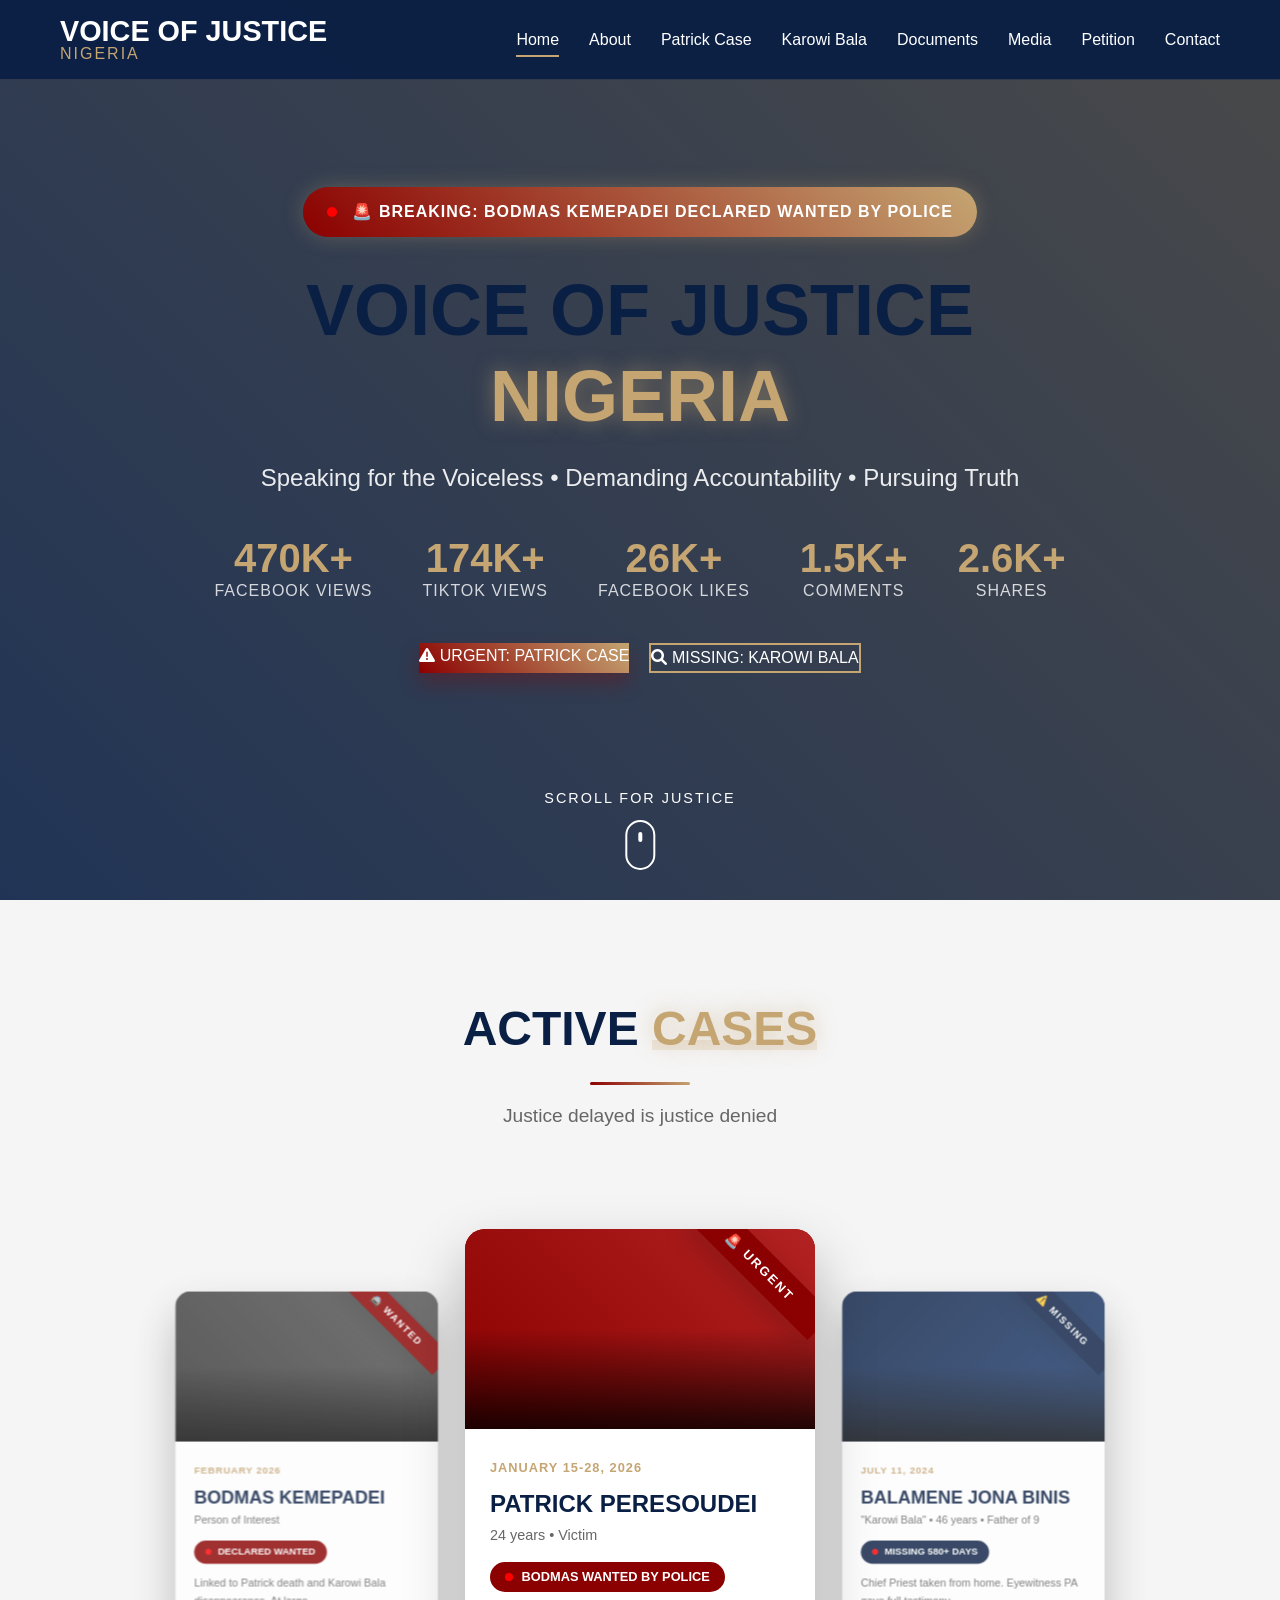
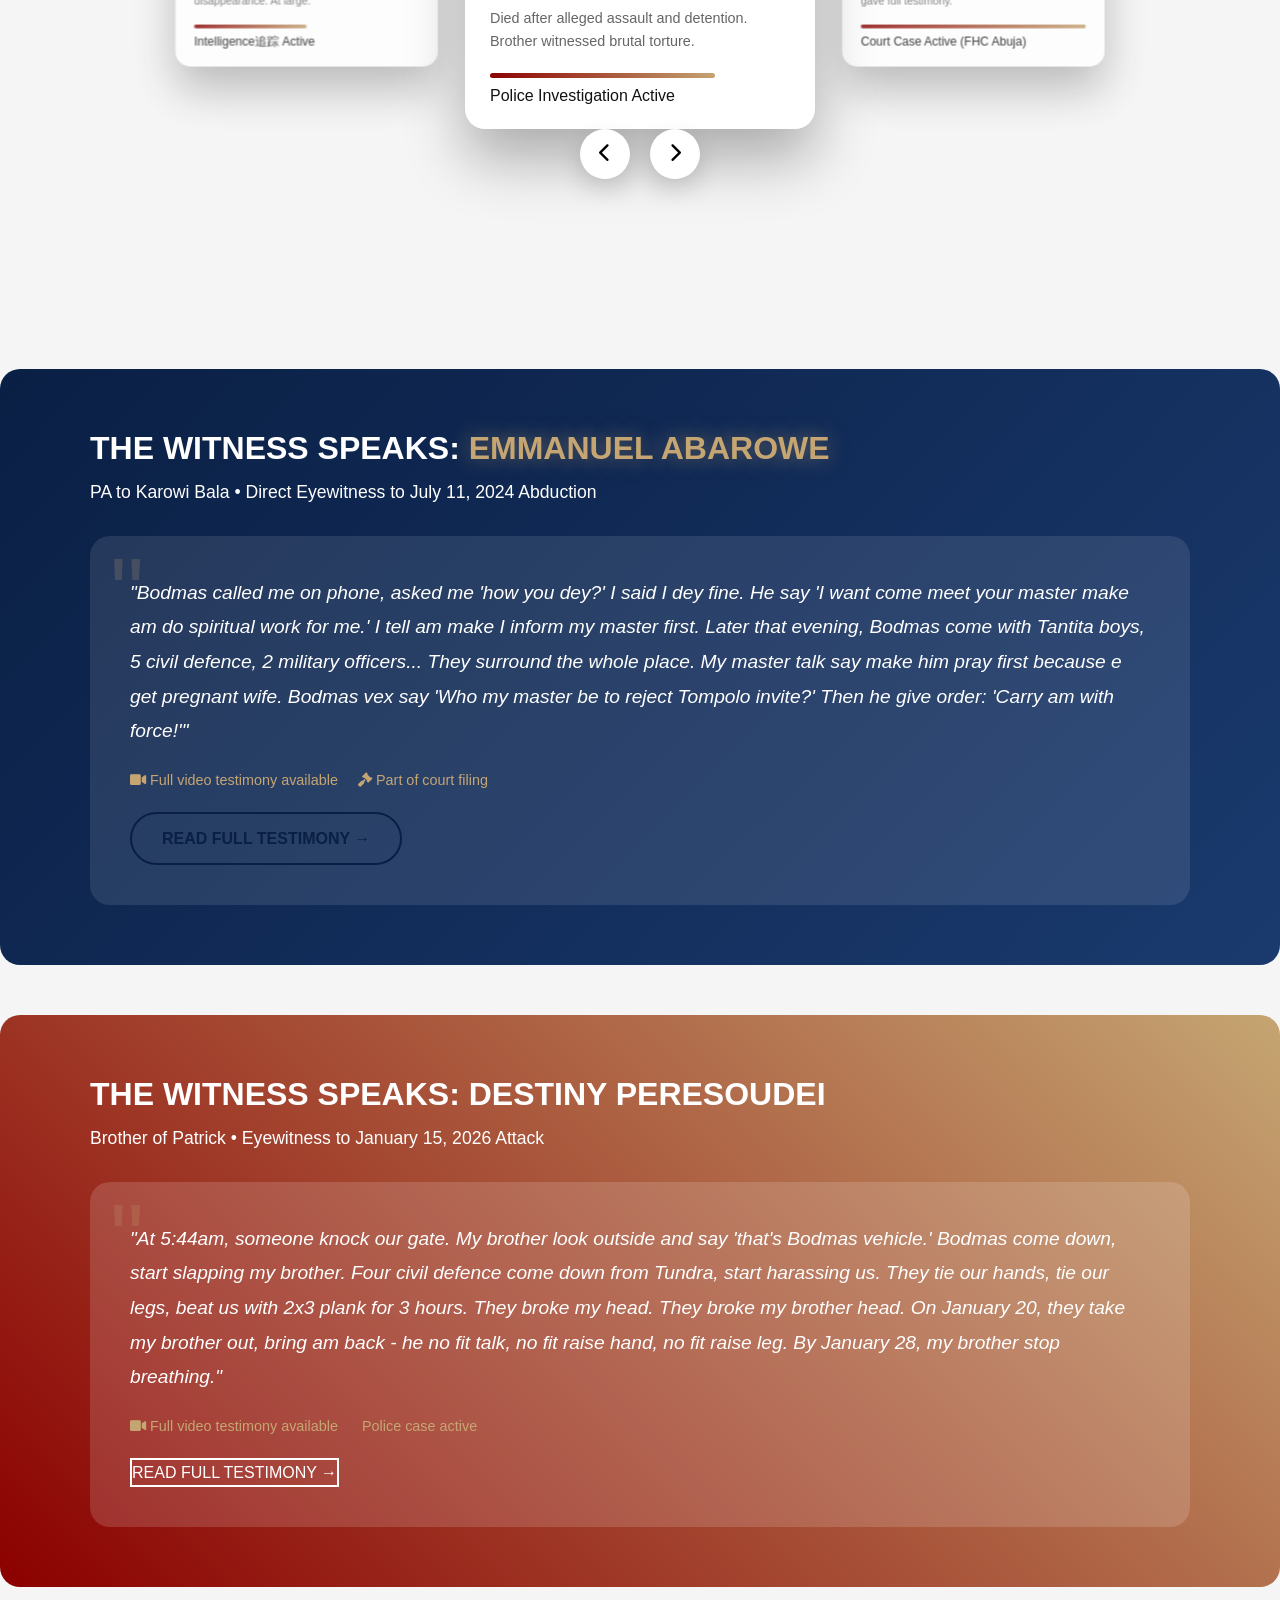
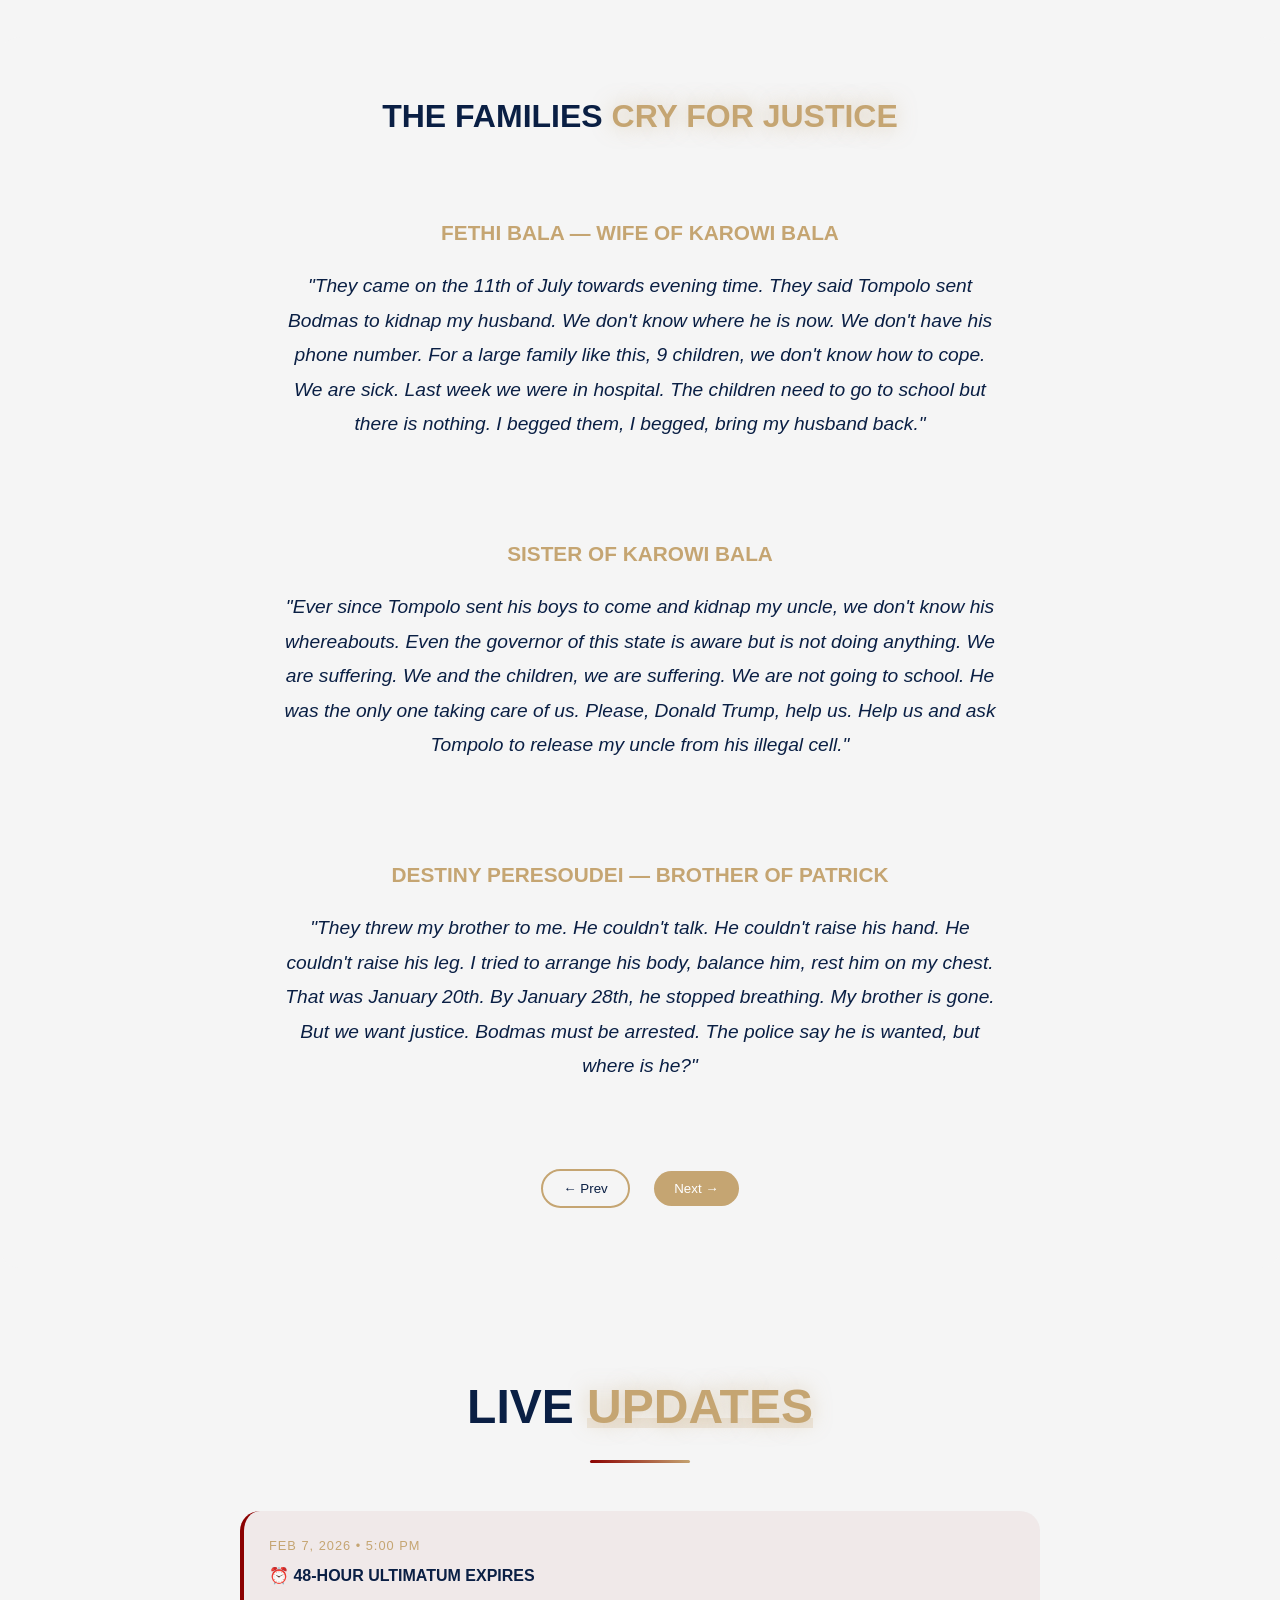
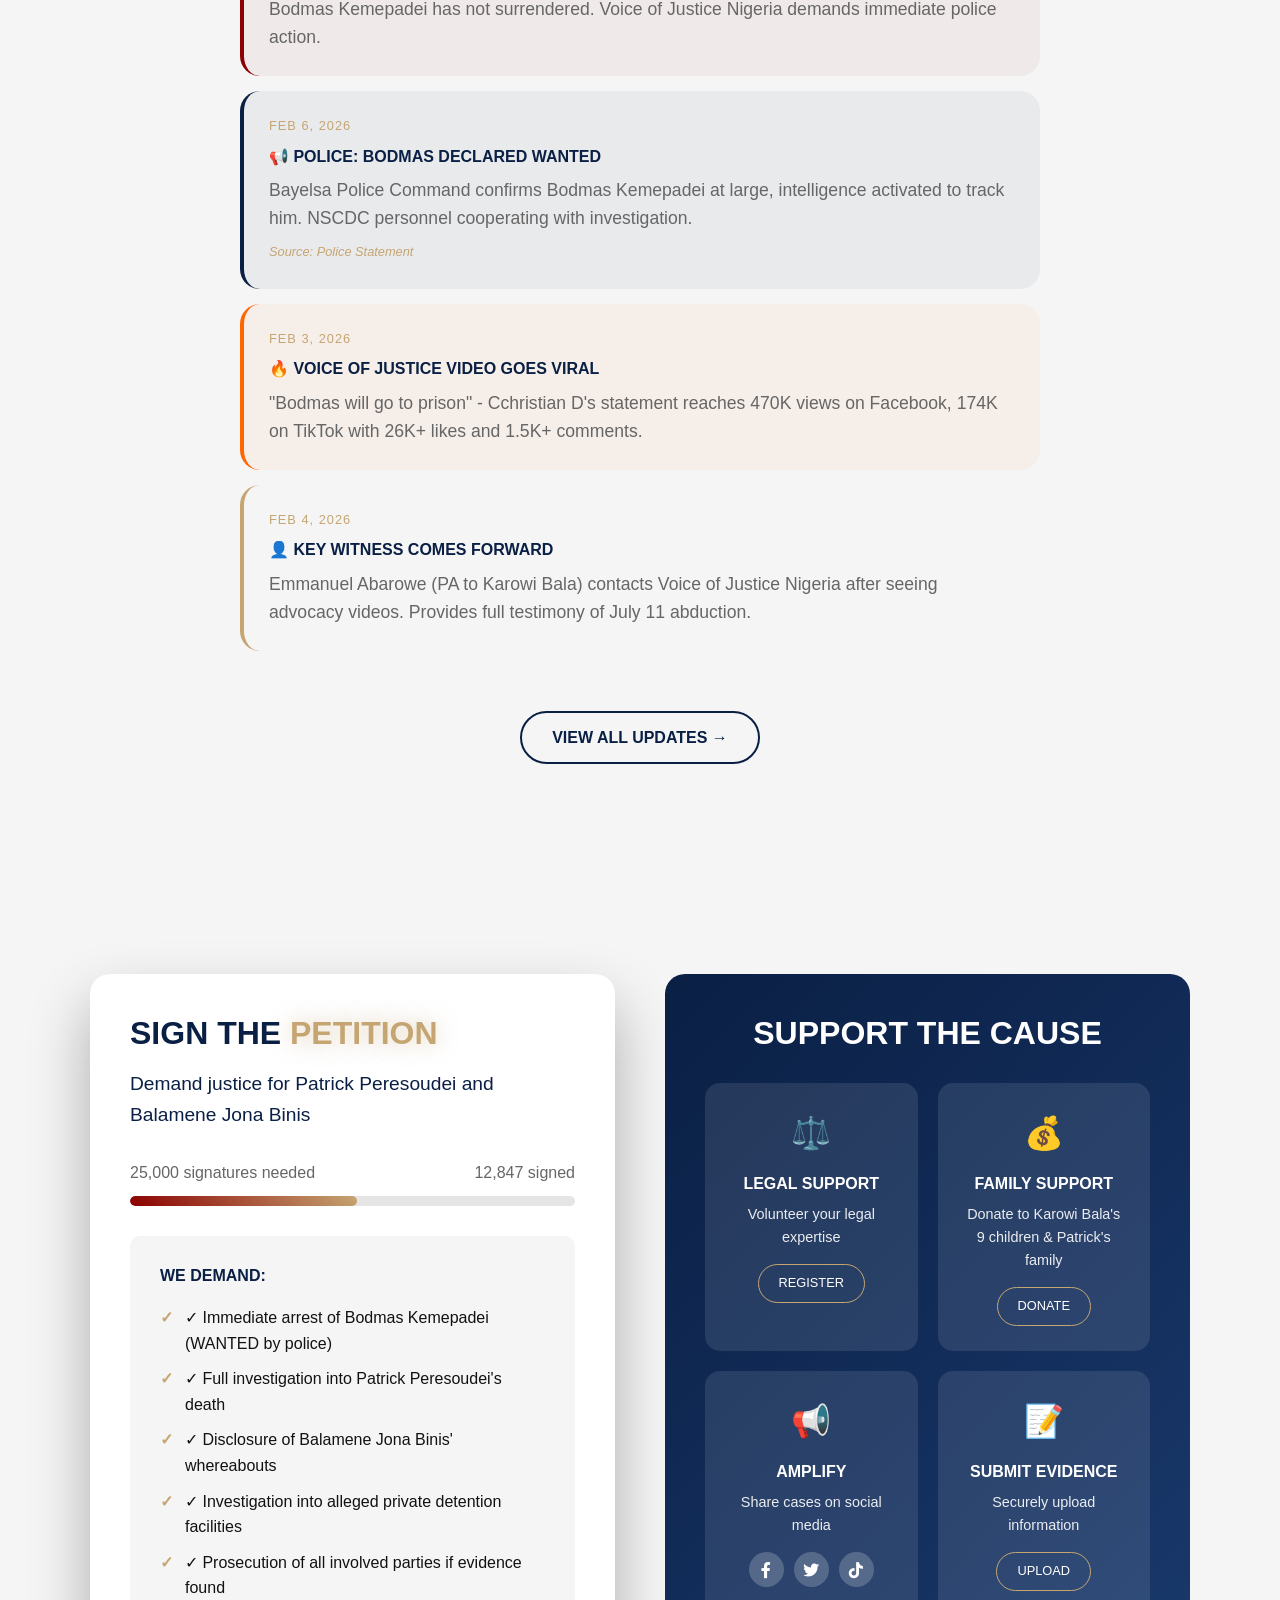
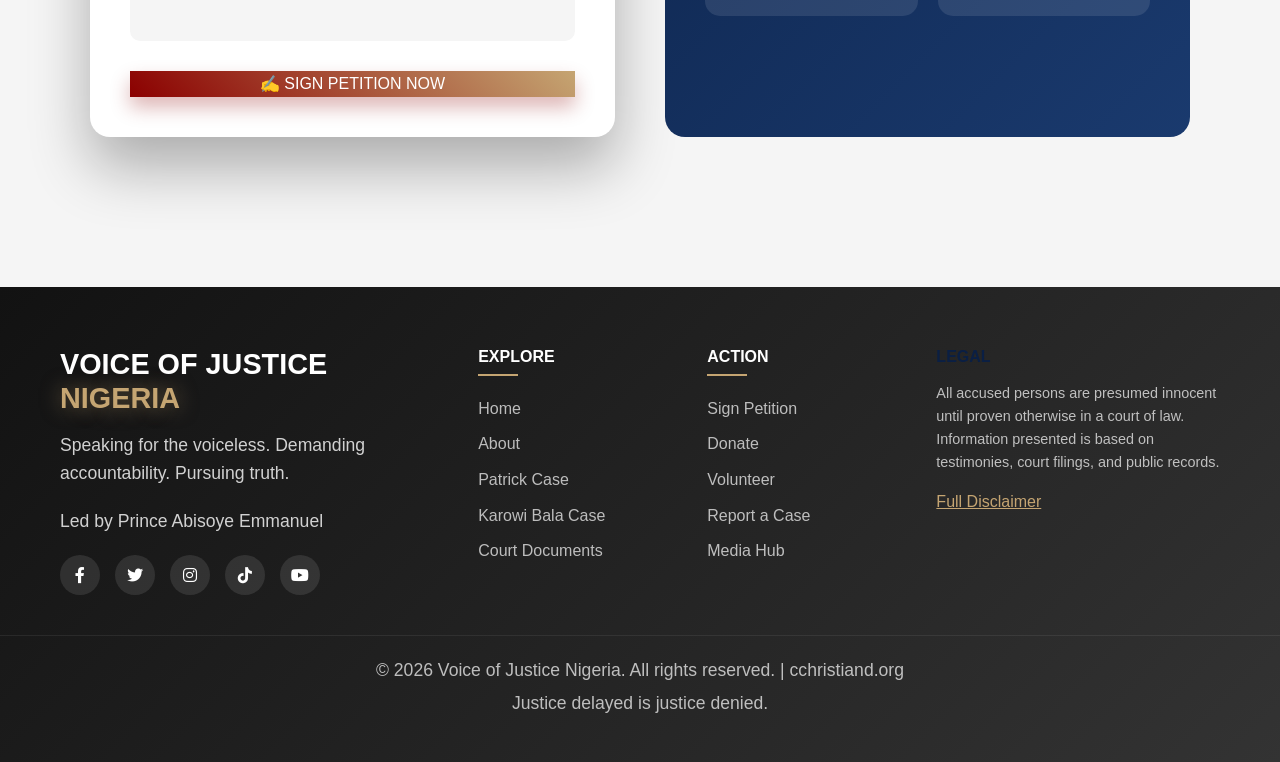
<file: index.html>
<!DOCTYPE html>
<html lang="en">
<head>
    <meta charset="UTF-8">
    <meta name="viewport" content="width=device-width, initial-scale=1.0">
    <title>Voice of Justice Nigeria - Home</title>
    
    <!-- CSS Files (already uploaded) -->
    <link rel="stylesheet" href="assets/css/style.css">
    <link rel="stylesheet" href="assets/css/animations.css">
    <link rel="stylesheet" href="assets/css/responsive.css">
    
    <!-- Font Awesome for icons (optional but nice) -->
    <link rel="stylesheet" href="https://cdnjs.cloudflare.com/ajax/libs/font-awesome/6.0.0/css/all.min.css">
</head>
<body>

<!-- ===== HEADER / NAVIGATION ===== -->
<header>
    <div class="header-container">
        <div class="logo">
            <div class="logo-text">VOICE OF JUSTICE<br><span>NIGERIA</span></div>
        </div>
        
        <div class="menu-toggle"><i class="fas fa-bars"></i></div>
        
        <nav class="nav-menu">
            <a href="index.html" class="active">Home</a>
            <a href="about.html">About</a>
            <a href="patrick-case.html">Patrick Case</a>
            <a href="karowi-case.html">Karowi Bala</a>
            <a href="court-documents.html">Documents</a>
            <a href="media-hub.html">Media</a>
            <a href="petition.html">Petition</a>
            <a href="contact.html">Contact</a>
        </nav>
    </div>
</header>

<!-- ===== HERO SECTION WITH VIDEO BACKGROUND ===== -->
<section class="hero">
    <div class="hero-video-bg">
        <!-- If you have a video file, add it here -->
        <!-- <video autoplay muted loop><source src="assets/videos/justice-bg.mp4"></video> -->
        <div class="overlay"></div>
    </div>
    
    <div class="hero-content">
        <div class="floating-badge animate-float">
            <span class="pulse"></span>
            🚨 BREAKING: BODMAS KEMEPADEI DECLARED WANTED BY POLICE
        </div>
        
        <h1 class="glitch" data-text="VOICE OF JUSTICE NIGERIA">
            VOICE OF JUSTICE <span class="gold-text">NIGERIA</span>
        </h1>
        
        <p class="hero-subtitle">Speaking for the Voiceless • Demanding Accountability • Pursuing Truth</p>
        
        <!-- YOUR VIRAL STATS FROM FACEBOOK -->
        <div class="hero-stats">
            <div class="stat-item animate-fade-in-up delay-1">
                <span class="stat-number">470K+</span>
                <span class="stat-label">FACEBOOK VIEWS</span>
            </div>
            <div class="stat-item animate-fade-in-up delay-2">
                <span class="stat-number">174K+</span>
                <span class="stat-label">TIKTOK VIEWS</span>
            </div>
            <div class="stat-item animate-fade-in-up delay-3">
                <span class="stat-number">26K+</span>
                <span class="stat-label">FACEBOOK LIKES</span>
            </div>
            <div class="stat-item animate-fade-in-up delay-4">
                <span class="stat-number">1.5K+</span>
                <span class="stat-label">COMMENTS</span>
            </div>
            <div class="stat-item animate-fade-in-up delay-5">
                <span class="stat-number">2.6K+</span>
                <span class="stat-label">SHARES</span>
            </div>
        </div>
        
        <!-- CALL TO ACTION BUTTONS -->
        <div class="hero-cta">
            <a href="patrick-case.html" class="btn-primary">
                <i class="fas fa-exclamation-triangle"></i> URGENT: PATRICK CASE
            </a>
            <a href="karowi-case.html" class="btn-secondary">
                <i class="fas fa-search"></i> MISSING: KAROWI BALA
            </a>
        </div>
        
        <!-- SCROLL INDICATOR -->
        <div class="scroll-indicator">
            <span>Scroll for Justice</span>
            <div class="mouse"></div>
        </div>
    </div>
</section>

<!-- ===== FEATURED CASES SECTION ===== -->
<section class="featured-cases">
    <div class="container">
        <div class="section-header">
            <h2>ACTIVE <span class="gold-text">CASES</span></h2>
            <div class="header-line"></div>
            <p>Justice delayed is justice denied</p>
        </div>
        
        <!-- 3D CAROUSEL -->
        <div class="cases-3d-carousel">
            <div class="carousel-container" id="caseCarousel">
                
                <!-- CASE 1: PATRICK (URGENT) -->
                <div class="carousel-card" data-position="0">
                    <div class="card-glow"></div>
                    <div class="case-ribbon">🚨 URGENT</div>
                    <div class="case-image" style="background-color: #8B0000; background-image: linear-gradient(45deg, #8B0000, #B22222);">
                        <div class="case-overlay"></div>
                    </div>
                    <div class="case-content">
                        <span class="case-date">JANUARY 15-28, 2026</span>
                        <h3>PATRICK PERESOUDEI</h3>
                        <p class="case-age">24 years • Victim</p>
                        <div class="case-status wanted">
                            <span class="status-dot"></span> BODMAS WANTED BY POLICE
                        </div>
                        <p class="case-desc">Died after alleged assault and detention. Brother witnessed brutal torture.</p>
                        <div class="case-progress">
                            <div class="progress-bar" style="width: 75%"></div>
                            <span>Police Investigation Active</span>
                        </div>
                        <a href="patrick-case.html" class="case-link">VIEW FULL CASE →</a>
                    </div>
                </div>
                
                <!-- CASE 2: KAROWI BALA (MISSING) -->
                <div class="carousel-card" data-position="1">
                    <div class="card-glow"></div>
                    <div class="case-ribbon missing">⚠️ MISSING</div>
                    <div class="case-image" style="background-color: #0A1F44; background-image: linear-gradient(135deg, #0A1F44, #1A3A6E);">
                        <div class="case-overlay"></div>
                    </div>
                    <div class="case-content">
                        <span class="case-date">JULY 11, 2024</span>
                        <h3>BALAMENE JONA BINIS</h3>
                        <p class="case-age">"Karowi Bala" • 46 years • Father of 9</p>
                        <div class="case-status missing">
                            <span class="status-dot"></span> MISSING 580+ DAYS
                        </div>
                        <p class="case-desc">Chief Priest taken from home. Eyewitness PA gave full testimony.</p>
                        <div class="case-progress">
                            <div class="progress-bar" style="width: 100%"></div>
                            <span>Court Case Active (FHC Abuja)</span>
                        </div>
                        <a href="karowi-case.html" class="case-link">VIEW FULL CASE →</a>
                    </div>
                </div>
                
                <!-- CASE 3: BODMAS (WANTED) -->
                <div class="carousel-card" data-position="2">
                    <div class="card-glow"></div>
                    <div class="case-ribbon wanted">🚔 WANTED</div>
                    <div class="case-image" style="background-color: #333; background-image: linear-gradient(45deg, #333, #555);">
                        <div class="case-overlay"></div>
                    </div>
                    <div class="case-content">
                        <span class="case-date">FEBRUARY 2026</span>
                        <h3>BODMAS KEMEPADEI</h3>
                        <p class="case-age">Person of Interest</p>
                        <div class="case-status wanted">
                            <span class="status-dot"></span> DECLARED WANTED
                        </div>
                        <p class="case-desc">Linked to Patrick death and Karowi Bala disappearance. At large.</p>
                        <div class="case-progress">
                            <div class="progress-bar" style="width: 50%"></div>
                            <span>Intelligence追踪 Active</span>
                        </div>
                        <a href="bodmas-case.html" class="case-link">VIEW PROFILE →</a>
                    </div>
                </div>
            </div>
            
            <!-- CAROUSEL CONTROLS -->
            <div class="carousel-controls">
                <button class="prev" onclick="moveCarousel('prev')"><i class="fas fa-chevron-left"></i></button>
                <button class="next" onclick="moveCarousel('next')"><i class="fas fa-chevron-right"></i></button>
            </div>
        </div>
    </div>
</section>

<!-- ===== WITNESS TESTIMONY SNEAK PEEK ===== -->
<section class="witness-spotlight" style="margin: 50px 0;">
    <div class="container">
        <div class="spotlight-header">
            <h3>THE WITNESS SPEAKS: <span class="gold-text">EMMANUEL ABAROWE</span></h3>
            <p>PA to Karowi Bala • Direct Eyewitness to July 11, 2024 Abduction</p>
        </div>
        <div class="testimony-card">
            <div class="quote-mark">"</div>
            <p class="testimony-text">"Bodmas called me on phone, asked me 'how you dey?' I said I dey fine. He say 'I want come meet your master make am do spiritual work for me.' I tell am make I inform my master first. Later that evening, Bodmas come with Tantita boys, 5 civil defence, 2 military officers... They surround the whole place. My master talk say make him pray first because e get pregnant wife. Bodmas vex say 'Who my master be to reject Tompolo invite?' Then he give order: 'Carry am with force!'"</p>
            <div class="testimony-meta">
                <span><i class="fas fa-video"></i> Full video testimony available</span>
                <span><i class="fas fa-gavel"></i> Part of court filing</span>
            </div>
            <a href="karowi-case.html" class="btn-outline" style="margin-top: 20px; display: inline-block;">READ FULL TESTIMONY →</a>
        </div>
    </div>
</section>

<!-- ===== SECOND WITNESS ===== -->
<section class="witness-spotlight" style="margin: 50px 0; background: var(--gradient-secondary);">
    <div class="container">
        <div class="spotlight-header">
            <h3>THE WITNESS SPEAKS: <span style="color: white;">DESTINY PERESOUDEI</span></h3>
            <p>Brother of Patrick • Eyewitness to January 15, 2026 Attack</p>
        </div>
        <div class="testimony-card" style="background: rgba(255,255,255,0.15);">
            <div class="quote-mark">"</div>
            <p class="testimony-text">"At 5:44am, someone knock our gate. My brother look outside and say 'that's Bodmas vehicle.' Bodmas come down, start slapping my brother. Four civil defence come down from Tundra, start harassing us. They tie our hands, tie our legs, beat us with 2x3 plank for 3 hours. They broke my head. They broke my brother head. On January 20, they take my brother out, bring am back - he no fit talk, no fit raise hand, no fit raise leg. By January 28, my brother stop breathing."</p>
            <div class="testimony-meta">
                <span><i class="fas fa-video"></i> Full video testimony available</span>
                <span><i class="fas fa-police"></i> Police case active</span>
            </div>
            <a href="patrick-case.html" class="btn-secondary" style="margin-top: 20px; display: inline-block; border-color: white; color: white;">READ FULL TESTIMONY →</a>
        </div>
    </div>
</section>

<!-- ===== FAMILY PLEA SECTION ===== -->
<section class="family-testimony" style="margin: 50px 0;">
    <div class="container">
        <h3 style="text-align: center; margin-bottom: 40px;">THE FAMILIES <span class="gold-text">CRY FOR JUSTICE</span></h3>
        
        <div class="testimony-slider" id="familySlider">
            <!-- Slide 1: Fethi Bala (Wife of Karowi) -->
            <div class="testimony-slide active">
                <div class="speaker">FETHI BALA — WIFE OF KAROWI BALA</div>
                <p class="quote">"They came on the 11th of July towards evening time. They said Tompolo sent Bodmas to kidnap my husband. We don't know where he is now. We don't have his phone number. For a large family like this, 9 children, we don't know how to cope. We are sick. Last week we were in hospital. The children need to go to school but there is nothing. I begged them, I begged, bring my husband back."</p>
            </div>
            
            <!-- Slide 2: Sister of Karowi -->
            <div class="testimony-slide">
                <div class="speaker">SISTER OF KAROWI BALA</div>
                <p class="quote">"Ever since Tompolo sent his boys to come and kidnap my uncle, we don't know his whereabouts. Even the governor of this state is aware but is not doing anything. We are suffering. We and the children, we are suffering. We are not going to school. He was the only one taking care of us. Please, Donald Trump, help us. Help us and ask Tompolo to release my uncle from his illegal cell."</p>
            </div>
            
            <!-- Slide 3: Destiny (Brother of Patrick) -->
            <div class="testimony-slide">
                <div class="speaker">DESTINY PERESOUDEI — BROTHER OF PATRICK</div>
                <p class="quote">"They threw my brother to me. He couldn't talk. He couldn't raise his hand. He couldn't raise his leg. I tried to arrange his body, balance him, rest him on my chest. That was January 20th. By January 28th, he stopped breathing. My brother is gone. But we want justice. Bodmas must be arrested. The police say he is wanted, but where is he?"</p>
            </div>
        </div>
        
        <!-- Slider Controls -->
        <div style="text-align: center; margin-top: 30px;">
            <button onclick="slideTestimony(-1)" style="background: none; border: 2px solid var(--secondary); color: var(--primary); padding: 10px 20px; margin: 0 10px; border-radius: 30px; cursor: pointer;">← Prev</button>
            <button onclick="slideTestimony(1)" style="background: var(--secondary); border: none; color: white; padding: 10px 20px; margin: 0 10px; border-radius: 30px; cursor: pointer;">Next →</button>
        </div>
    </div>
</section>

<!-- ===== BREAKING NEWS UPDATE ===== -->
<section class="news-feed" style="margin: 50px 0; background: var(--light); padding: 60px 0;">
    <div class="container">
        <div class="section-header">
            <h2>LIVE <span class="gold-text">UPDATES</span></h2>
            <div class="header-line"></div>
        </div>
        
        <div class="feed-container">
            <!-- Update 1: Most Recent -->
            <div class="feed-item urgent">
                <div class="feed-time">FEB 7, 2026 • 5:00 PM</div>
                <div class="feed-content">
                    <h4>⏰ 48-HOUR ULTIMATUM EXPIRES</h4>
                    <p>Bodmas Kemepadei has not surrendered. Voice of Justice Nigeria demands immediate police action.</p>
                </div>
            </div>
            
            <!-- Update 2: Police Statement -->
            <div class="feed-item official">
                <div class="feed-time">FEB 6, 2026</div>
                <div class="feed-content">
                    <h4>📢 POLICE: BODMAS DECLARED WANTED</h4>
                    <p>Bayelsa Police Command confirms Bodmas Kemepadei at large, intelligence activated to track him. NSCDC personnel cooperating with investigation.</p>
                    <span class="source">Source: Police Statement</span>
                </div>
            </div>
            
            <!-- Update 3: Your Viral Video -->
            <div class="feed-item viral">
                <div class="feed-time">FEB 3, 2026</div>
                <div class="feed-content">
                    <h4>🔥 VOICE OF JUSTICE VIDEO GOES VIRAL</h4>
                    <p>"Bodmas will go to prison" - Cchristian D's statement reaches 470K views on Facebook, 174K on TikTok with 26K+ likes and 1.5K+ comments.</p>
                </div>
            </div>
            
            <!-- Update 4: Witness Contact -->
            <div class="feed-item">
                <div class="feed-time">FEB 4, 2026</div>
                <div class="feed-content">
                    <h4>👤 KEY WITNESS COMES FORWARD</h4>
                    <p>Emmanuel Abarowe (PA to Karowi Bala) contacts Voice of Justice Nigeria after seeing advocacy videos. Provides full testimony of July 11 abduction.</p>
                </div>
            </div>
        </div>
        
        <div style="text-align: center; margin-top: 40px;">
            <a href="updates.html" class="btn-outline">VIEW ALL UPDATES →</a>
        </div>
    </div>
</section>

<!-- ===== CALL TO ACTION - PETITION ===== -->
<section class="petition-hub" style="margin: 50px 0;">
    <div class="container">
        <div class="petition-split">
            <div class="petition-left" style="background: var(--white); padding: 40px; border-radius: 20px; box-shadow: var(--shadow-xl);">
                <h3 style="color: var(--primary);">SIGN THE <span class="gold-text">PETITION</span></h3>
                <p class="petition-lead">Demand justice for Patrick Peresoudei and Balamene Jona Binis</p>
                
                <div class="petition-progress">
                    <div class="progress-label">
                        <span>25,000 signatures needed</span>
                        <span>12,847 signed</span>
                    </div>
                    <div class="progress-bar-bg">
                        <div class="progress-fill" style="width: 51%"></div>
                    </div>
                </div>
                
                <div class="petition-text">
                    <h4>WE DEMAND:</h4>
                    <ul>
                        <li>✓ Immediate arrest of Bodmas Kemepadei (WANTED by police)</li>
                        <li>✓ Full investigation into Patrick Peresoudei's death</li>
                        <li>✓ Disclosure of Balamene Jona Binis' whereabouts</li>
                        <li>✓ Investigation into alleged private detention facilities</li>
                        <li>✓ Prosecution of all involved parties if evidence found</li>
                    </ul>
                </div>
                
                <a href="petition.html" class="btn-primary btn-block" style="text-align: center;">✍️ SIGN PETITION NOW</a>
            </div>
            
            <div class="petition-right" style="background: var(--gradient-primary); padding: 40px; border-radius: 20px; color: white;">
                <h3 style="color: white; margin-bottom: 30px;">SUPPORT THE CAUSE</h3>
                
                <div class="support-options" style="display: grid; grid-template-columns: 1fr 1fr; gap: 20px;">
                    <div class="support-card" style="background: rgba(255,255,255,0.1); padding: 25px; border-radius: 15px; text-align: center;">
                        <div class="support-icon" style="font-size: 2rem;">⚖️</div>
                        <h4 style="color: white;">LEGAL SUPPORT</h4>
                        <p style="font-size: 0.9rem;">Volunteer your legal expertise</p>
                        <a href="contact.html" class="btn-outline-small" style="border-color: var(--secondary); color: white;">REGISTER</a>
                    </div>
                    
                    <div class="support-card" style="background: rgba(255,255,255,0.1); padding: 25px; border-radius: 15px; text-align: center;">
                        <div class="support-icon" style="font-size: 2rem;">💰</div>
                        <h4 style="color: white;">FAMILY SUPPORT</h4>
                        <p style="font-size: 0.9rem;">Donate to Karowi Bala's 9 children & Patrick's family</p>
                        <a href="donate.html" class="btn-outline-small" style="border-color: var(--secondary); color: white;">DONATE</a>
                    </div>
                    
                    <div class="support-card" style="background: rgba(255,255,255,0.1); padding: 25px; border-radius: 15px; text-align: center;">
                        <div class="support-icon" style="font-size: 2rem;">📢</div>
                        <h4 style="color: white;">AMPLIFY</h4>
                        <p style="font-size: 0.9rem;">Share cases on social media</p>
                        <div class="social-share">
                            <a href="#" class="social-icon"><i class="fab fa-facebook-f"></i></a>
                            <a href="#" class="social-icon"><i class="fab fa-twitter"></i></a>
                            <a href="#" class="social-icon"><i class="fab fa-tiktok"></i></a>
                        </div>
                    </div>
                    
                    <div class="support-card" style="background: rgba(255,255,255,0.1); padding: 25px; border-radius: 15px; text-align: center;">
                        <div class="support-icon" style="font-size: 2rem;">📝</div>
                        <h4 style="color: white;">SUBMIT EVIDENCE</h4>
                        <p style="font-size: 0.9rem;">Securely upload information</p>
                        <a href="contact.html" class="btn-outline-small" style="border-color: var(--secondary); color: white;">UPLOAD</a>
                    </div>
                </div>
            </div>
        </div>
    </div>
</section>

<!-- ===== FOOTER ===== -->
<footer class="premium-footer">
    <div class="footer-grid">
        <div class="footer-about">
            <h3>VOICE OF JUSTICE <span class="gold-text">NIGERIA</span></h3>
            <p>Speaking for the voiceless. Demanding accountability. Pursuing truth.</p>
            <p>Led by Prince Abisoye Emmanuel</p>
            <div class="social-links">
                <a href="#"><i class="fab fa-facebook-f"></i></a>
                <a href="#"><i class="fab fa-twitter"></i></a>
                <a href="#"><i class="fab fa-instagram"></i></a>
                <a href="#"><i class="fab fa-tiktok"></i></a>
                <a href="#"><i class="fab fa-youtube"></i></a>
            </div>
        </div>
        
        <div class="footer-links">
            <h4>EXPLORE</h4>
            <ul>
                <li><a href="index.html">Home</a></li>
                <li><a href="about.html">About</a></li>
                <li><a href="patrick-case.html">Patrick Case</a></li>
                <li><a href="karowi-case.html">Karowi Bala Case</a></li>
                <li><a href="court-documents.html">Court Documents</a></li>
            </ul>
        </div>
        
        <div class="footer-links">
            <h4>ACTION</h4>
            <ul>
                <li><a href="petition.html">Sign Petition</a></li>
                <li><a href="donate.html">Donate</a></li>
                <li><a href="volunteer.html">Volunteer</a></li>
                <li><a href="contact.html">Report a Case</a></li>
                <li><a href="media-hub.html">Media Hub</a></li>
            </ul>
        </div>
        
        <div class="footer-legal">
            <h4>LEGAL</h4>
            <p>All accused persons are presumed innocent until proven otherwise in a court of law. Information presented is based on testimonies, court filings, and public records.</p>
            <a href="legal-disclaimer.html">Full Disclaimer</a>
        </div>
    </div>
    
    <div class="footer-bottom">
        <p>© 2026 Voice of Justice Nigeria. All rights reserved. | cchristiand.org</p>
        <p>Justice delayed is justice denied.</p>
    </div>
</footer>

<!-- ===== JAVASCRIPT FOR INTERACTIVITY ===== -->
<script>
    // Mobile menu toggle
    document.querySelector('.menu-toggle').addEventListener('click', function() {
        document.querySelector('.nav-menu').classList.toggle('active');
    });

    // Carousel functionality
    let positions = [0, 1, 2, 3, 4];
    let currentPosition = 0;
    
    function moveCarousel(direction) {
        const cards = document.querySelectorAll('.carousel-card');
        
        if (direction === 'next') {
            currentPosition = (currentPosition + 1) % cards.length;
        } else {
            currentPosition = (currentPosition - 1 + cards.length) % cards.length;
        }
        
        cards.forEach((card, index) => {
            let newPos = (index - currentPosition + cards.length) % cards.length;
            card.setAttribute('data-position', newPos);
        });
    }

    // Testimony slider
    let currentSlide = 0;
    const slides = document.querySelectorAll('.testimony-slide');
    
    function slideTestimony(direction) {
        slides[currentSlide].classList.remove('active');
        
        if (direction === 1) {
            currentSlide = (currentSlide + 1) % slides.length;
        } else {
            currentSlide = (currentSlide - 1 + slides.length) % slides.length;
        }
        
        slides[currentSlide].classList.add('active');
    }

    // Header scroll effect
    window.addEventListener('scroll', function() {
        const header = document.querySelector('header');
        if (window.scrollY > 50) {
            header.classList.add('scrolled');
        } else {
            header.classList.remove('scrolled');
        }
    });

    // Animate elements on scroll
    const revealElements = document.querySelectorAll('.reveal');
    
    function checkReveal() {
        revealElements.forEach(element => {
            const elementTop = element.getBoundingClientRect().top;
            const windowHeight = window.innerHeight;
            
            if (elementTop < windowHeight - 100) {
                element.classList.add('active');
            }
        });
    }
    
    window.addEventListener('scroll', checkReveal);
    checkReveal();
</script>

</body>
</html>
</file>
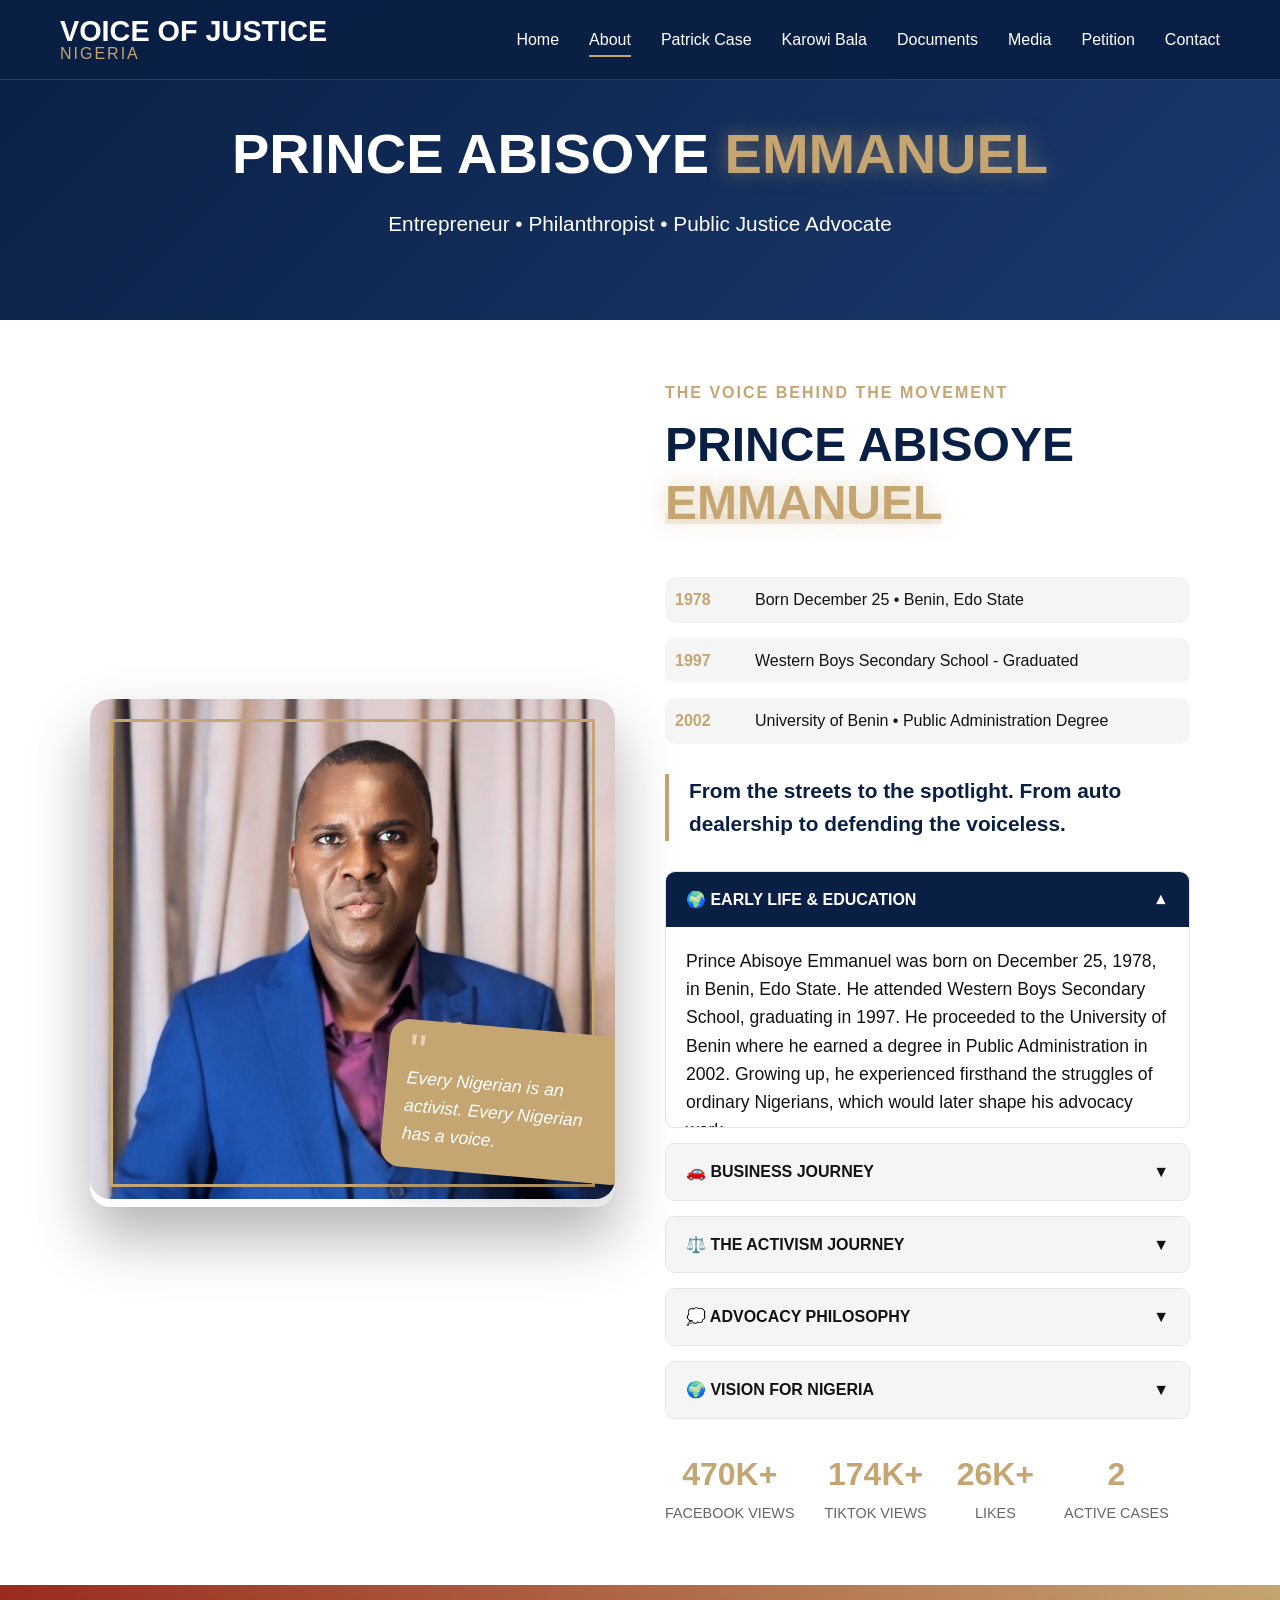
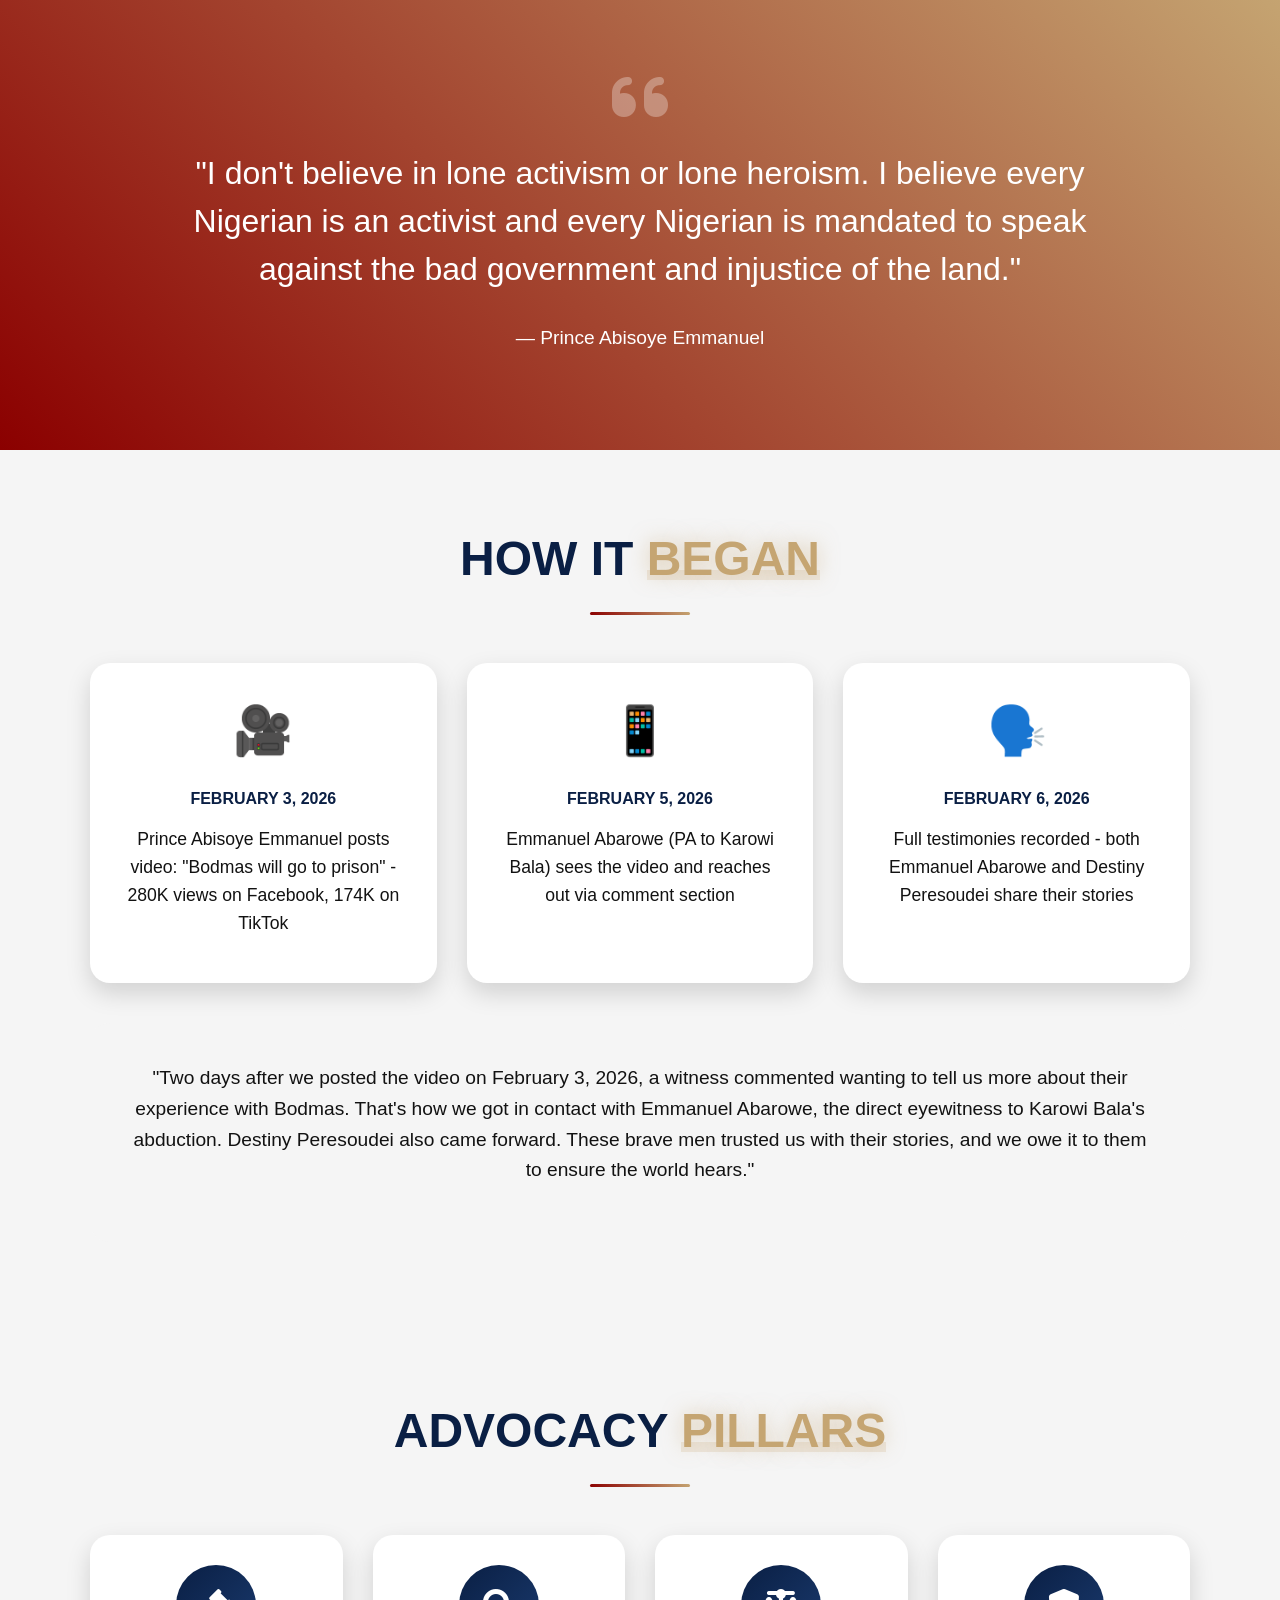
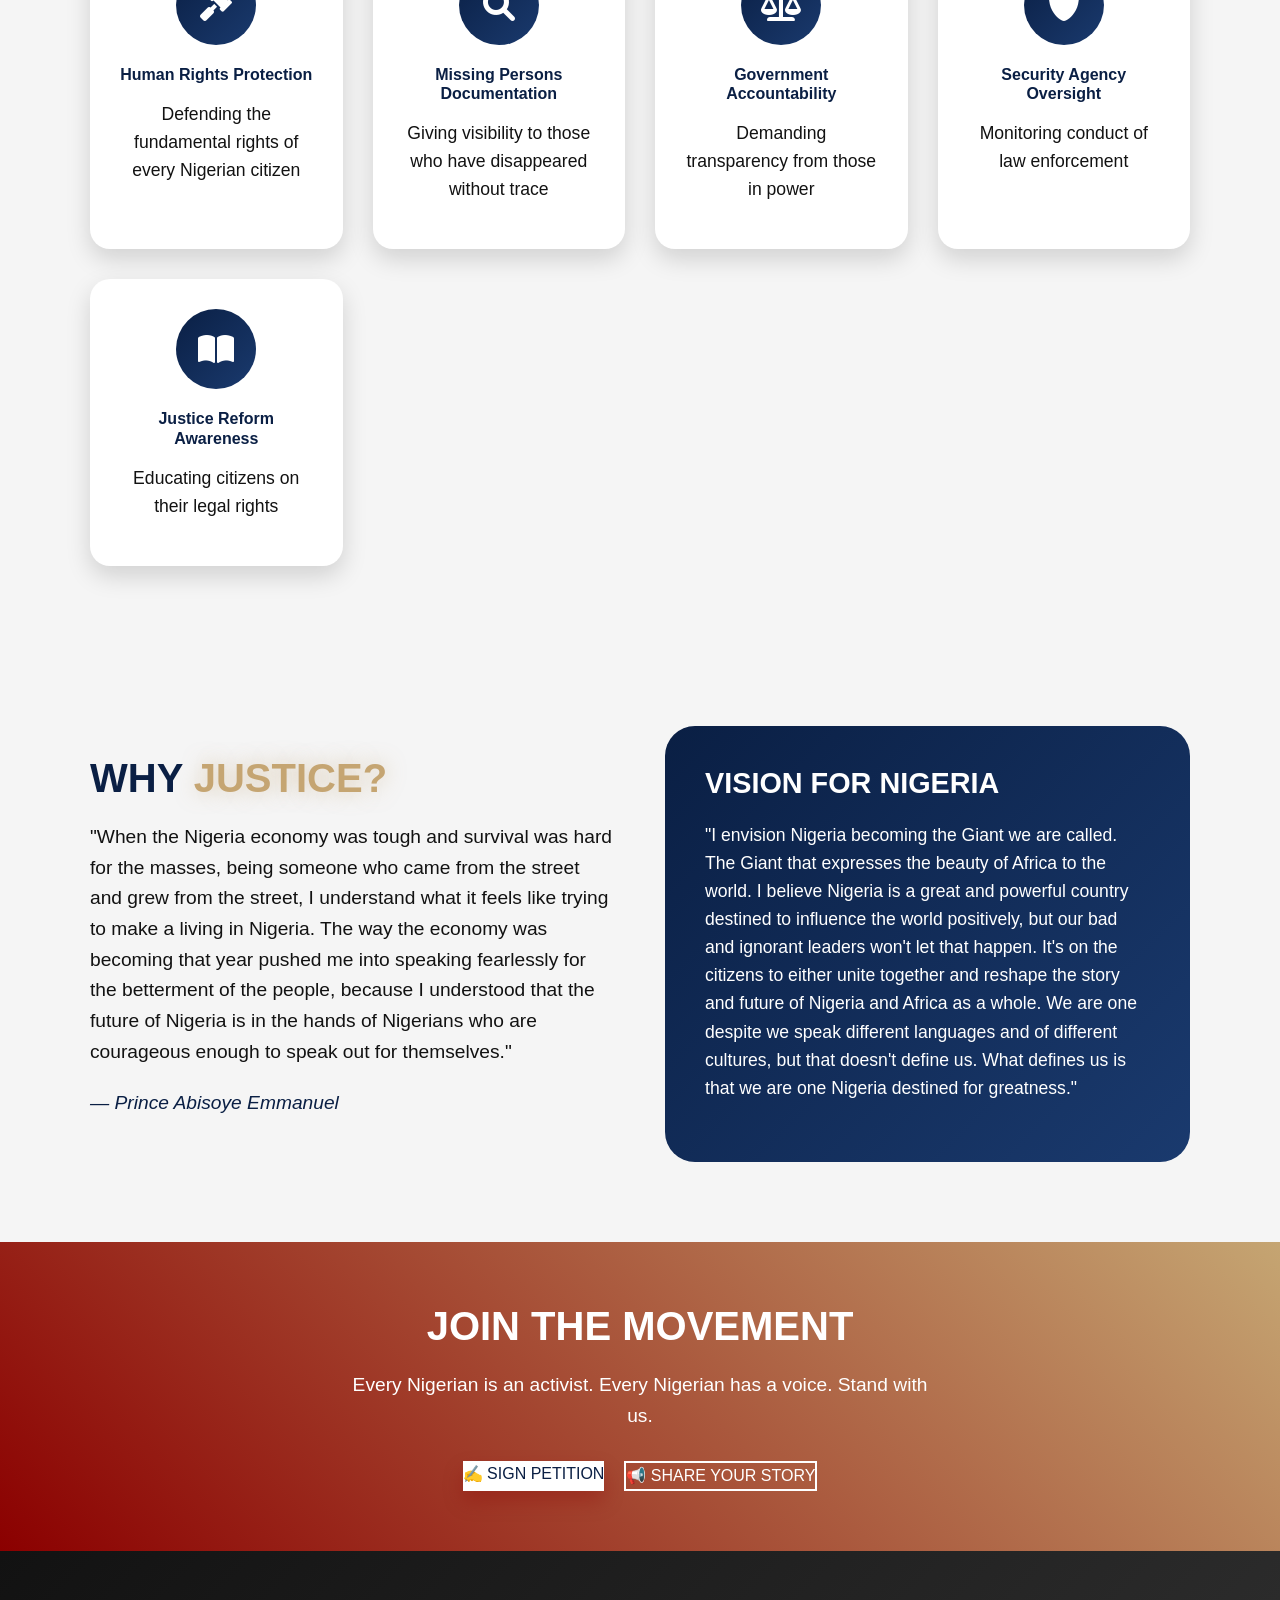
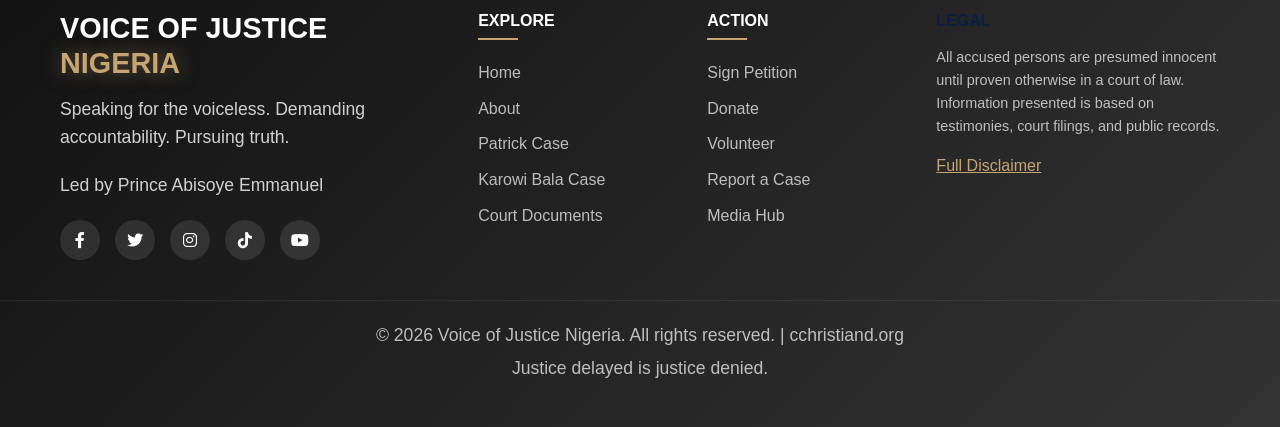
<file: about.html>
<!DOCTYPE html>
<html lang="en">
<head>
    <meta charset="UTF-8">
    <meta name="viewport" content="width=device-width, initial-scale=1.0">
    <title>About Prince Abisoye Emmanuel - Voice of Justice Nigeria</title>
    
    <!-- CSS Files -->
    <link rel="stylesheet" href="assets/css/style.css">
    <link rel="stylesheet" href="assets/css/animations.css">
    <link rel="stylesheet" href="assets/css/responsive.css">
    
    <!-- Font Awesome -->
    <link rel="stylesheet" href="https://cdnjs.cloudflare.com/ajax/libs/font-awesome/6.0.0/css/all.min.css">
</head>
<body>

<!-- ===== HEADER ===== -->
<header>
    <div class="header-container">
        <div class="logo">
            <div class="logo-text">VOICE OF JUSTICE<br><span>NIGERIA</span></div>
        </div>
        
        <div class="menu-toggle"><i class="fas fa-bars"></i></div>
        
        <nav class="nav-menu">
            <a href="index.html">Home</a>
            <a href="about.html" class="active">About</a>
            <a href="patrick-case.html">Patrick Case</a>
            <a href="karowi-case.html">Karowi Bala</a>
            <a href="court-documents.html">Documents</a>
            <a href="media-hub.html">Media</a>
            <a href="petition.html">Petition</a>
            <a href="contact.html">Contact</a>
        </nav>
    </div>
</header>

<!-- ===== PAGE HEADER ===== -->
<section style="background: var(--gradient-primary); padding: 120px 0 60px; color: white; text-align: center;">
    <div class="container">
        <h1 style="color: white; font-size: 3.5rem;">PRINCE ABISOYE <span class="gold-text">EMMANUEL</span></h1>
        <p style="font-size: 1.3rem; max-width: 700px; margin: 20px auto;">Entrepreneur • Philanthropist • Public Justice Advocate</p>
    </div>
</section>

<!-- ===== ABOUT SECTION ===== -->
<section class="about-advocate" style="padding: 60px 0;">
    <div class="container">
        <div class="split-layout">
            <!-- LEFT SIDE - IMAGE -->
            <div class="image-side">
               <div class="image-container parallax">

                 <!-- REAL PHOTO INSERTED -->
                 <img src="assets/images/cchristd.JPG" 
                   alt="Prince Abisoye Emmanuel"
                   style="width: 100%; height: 500px; object-fit: cover; border-radius: 20px;">

                 <!-- FRAME OVERLAY -->
                 <div class="image-frame"></div>

                 <!-- FLOATING QUOTE -->
                 <div class="floating-quote">
                   <div class="quote-icon">"</div>
                   <p>Every Nigerian is an activist. Every Nigerian has a voice.</p>
                 </div>

              </div>
            </div>
            
            <!-- RIGHT SIDE - BIO CONTENT -->
            <div class="content-side">
                <div class="section-tag">THE VOICE BEHIND THE MOVEMENT</div>
                <h2>PRINCE ABISOYE <span class="gold-text">EMMANUEL</span></h2>
                
                <!-- BIO TIMELINE -->
                <div class="bio-timeline">
                    <div class="timeline-item">
                        <span class="year">1978</span>
                        <span class="desc">Born December 25 • Benin, Edo State</span>
                    </div>
                    <div class="timeline-item">
                        <span class="year">1997</span>
                        <span class="desc">Western Boys Secondary School - Graduated</span>
                    </div>
                    <div class="timeline-item">
                        <span class="year">2002</span>
                        <span class="desc">University of Benin • Public Administration Degree</span>
                    </div>
                </div>
                
                <p class="lead">From the streets to the spotlight. From auto dealership to defending the voiceless.</p>
                
                <!-- ACCORDION FOR BIOGRAPHY SECTIONS -->
                <div class="accordion">
                    <!-- EARLY LIFE -->
                    <div class="accordion-item active">
                        <div class="accordion-header">🌍 EARLY LIFE & EDUCATION</div>
                        <div class="accordion-content" style="max-height: 200px;">
                            <p>Prince Abisoye Emmanuel was born on December 25, 1978, in Benin, Edo State. He attended Western Boys Secondary School, graduating in 1997. He proceeded to the University of Benin where he earned a degree in Public Administration in 2002. Growing up, he experienced firsthand the struggles of ordinary Nigerians, which would later shape his advocacy work.</p>
                        </div>
                    </div>
                    
                    <!-- BUSINESS JOURNEY -->
                    <div class="accordion-item">
                        <div class="accordion-header">🚗 BUSINESS JOURNEY</div>
                        <div class="accordion-content">
                            <p>Starting from humble beginnings, Prince Abisoye Emmanuel built his life through the auto trade industry. He went on to establish multiple auto dealership companies, expanding into importation and exportation. Despite his business success, he never forgot his roots and has consistently used his resources to support community members through philanthropy.</p>
                        </div>
                    </div>
                    
                    <!-- ACTIVISM BORN -->
                    <div class="accordion-item">
                        <div class="accordion-header">⚖️ THE ACTIVISM JOURNEY</div>
                        <div class="accordion-content">
                            <p>Even before public recognition, Prince Abisoye Emmanuel was known for confronting unfair treatment within his environment. Using whatever influence he had, he intervened in disputes, helping victims seek justice. His activism became public in 2024 during Nigeria's intense economic hardship. Seeing the suffering of everyday Nigerians, he began speaking fearlessly against injustice, corruption, and systemic oppression.</p>
                            <p style="margin-top: 10px;">The turning point came when his advocacy videos went viral - one reaching 470,000 views on Facebook and 174,000 on TikTok. This platform gave voice to victims like Emmanuel Abarowe (PA to Karowi Bala) and Destiny Peresoudei (brother of Patrick), who came forward with their testimonies after seeing his work.</p>
                        </div>
                    </div>
                    
                    <!-- PHILOSOPHY -->
                    <div class="accordion-item">
                        <div class="accordion-header">💭 ADVOCACY PHILOSOPHY</div>
                        <div class="accordion-content">
                            <p>Prince Abisoye Emmanuel does not believe in lone heroism. His philosophy is simple but powerful:</p>
                            <p style="font-style: italic; font-weight: 600; color: var(--primary); margin: 10px 0;">"Every Nigerian is an activist. Every Nigerian has a voice."</p>
                            <p>His mission is to awaken civic courage among citizens and remind them that change is possible when people unite.</p>
                        </div>
                    </div>
                    
                    <!-- VISION FOR NIGERIA -->
                    <div class="accordion-item">
                        <div class="accordion-header">🌍 VISION FOR NIGERIA</div>
                        <div class="accordion-content">
                            <p>He envisions Nigeria becoming the true Giant of Africa - not just in name, but in justice, unity, and global influence. He believes Nigerians must unite beyond tribe and language to reshape the nation's future and restore its dignity before the world.</p>
                            <p style="margin-top: 10px;">"Nigeria is a great and powerful country destined to influence the world positively, but our bad and ignorant leaders won't let that happen. It's on the citizens to either unite together and reshape the story and future of Nigeria and Africa as a whole."</p>
                        </div>
                    </div>
                </div>
                
                <!-- SOCIAL PROOF STATS -->
                <div class="social-proof">
                    <div class="proof-item">
                        <span class="proof-number">470K+</span>
                        <span class="proof-label">FACEBOOK VIEWS</span>
                    </div>
                    <div class="proof-item">
                        <span class="proof-number">174K+</span>
                        <span class="proof-label">TIKTOK VIEWS</span>
                    </div>
                    <div class="proof-item">
                        <span class="proof-number">26K+</span>
                        <span class="proof-label">LIKES</span>
                    </div>
                    <div class="proof-item">
                        <span class="proof-number">2</span>
                        <span class="proof-label">ACTIVE CASES</span>
                    </div>
                </div>
            </div>
        </div>
    </div>
</section>

<!-- ===== HIS STATEMENT SECTION ===== -->
<section style="background: var(--gradient-secondary); padding: 80px 0; color: white;">
    <div class="container" style="text-align: center;">
        <i class="fas fa-quote-left" style="font-size: 4rem; opacity: 0.3; margin-bottom: 20px;"></i>
        <p style="font-size: 2rem; font-weight: 300; max-width: 900px; margin: 0 auto; line-height: 1.5;">"I don't believe in lone activism or lone heroism. I believe every Nigerian is an activist and every Nigerian is mandated to speak against the bad government and injustice of the land."</p>
        <p style="margin-top: 30px; font-size: 1.2rem;">— Prince Abisoye Emmanuel</p>
    </div>
</section>

<!-- ===== THE CONNECTION TO THE CASES ===== -->
<section style="padding: 80px 0;">
    <div class="container">
        <div class="section-header">
            <h2>HOW IT <span class="gold-text">BEGAN</span></h2>
            <div class="header-line"></div>
        </div>
        
        <div style="display: grid; grid-template-columns: repeat(3, 1fr); gap: 30px; margin-top: 40px;">
            <div style="background: white; padding: 30px; border-radius: 20px; box-shadow: var(--shadow-md); text-align: center;">
                <div style="font-size: 3rem; margin-bottom: 20px;">🎥</div>
                <h4>FEBRUARY 3, 2026</h4>
                <p>Prince Abisoye Emmanuel posts video: "Bodmas will go to prison" - 280K views on Facebook, 174K on TikTok</p>
            </div>
            
            <div style="background: white; padding: 30px; border-radius: 20px; box-shadow: var(--shadow-md); text-align: center;">
                <div style="font-size: 3rem; margin-bottom: 20px;">📱</div>
                <h4>FEBRUARY 5, 2026</h4>
                <p>Emmanuel Abarowe (PA to Karowi Bala) sees the video and reaches out via comment section</p>
            </div>
            
            <div style="background: white; padding: 30px; border-radius: 20px; box-shadow: var(--shadow-md); text-align: center;">
                <div style="font-size: 3rem; margin-bottom: 20px;">🗣️</div>
                <h4>FEBRUARY 6, 2026</h4>
                <p>Full testimonies recorded - both Emmanuel Abarowe and Destiny Peresoudei share their stories</p>
            </div>
        </div>
        
        <div style="background: var(--light); padding: 40px; border-radius: 20px; margin-top: 40px;">
            <p style="font-size: 1.2rem; text-align: center;">"Two days after we posted the video on February 3, 2026, a witness commented wanting to tell us more about their experience with Bodmas. That's how we got in contact with Emmanuel Abarowe, the direct eyewitness to Karowi Bala's abduction. Destiny Peresoudei also came forward. These brave men trusted us with their stories, and we owe it to them to ensure the world hears."</p>
        </div>
    </div>
</section>

<!-- ===== WHAT HE STANDS FOR ===== -->
<section style="background: var(--light); padding: 80px 0;">
    <div class="container">
        <div class="section-header">
            <h2>ADVOCACY <span class="gold-text">PILLARS</span></h2>
            <div class="header-line"></div>
        </div>
        
        <div style="display: grid; grid-template-columns: repeat(auto-fit, minmax(250px, 1fr)); gap: 30px; margin-top: 40px;">
            
            <div style="background: white; padding: 30px; border-radius: 20px; box-shadow: var(--shadow-md); text-align: center; transition: all 0.3s;">
                <div style="width: 80px; height: 80px; background: var(--gradient-primary); border-radius: 50%; display: flex; align-items: center; justify-content: center; margin: 0 auto 20px; color: white; font-size: 2rem;">
                    <i class="fas fa-gavel"></i>
                </div>
                <h4>Human Rights Protection</h4>
                <p>Defending the fundamental rights of every Nigerian citizen</p>
            </div>
            
            <div style="background: white; padding: 30px; border-radius: 20px; box-shadow: var(--shadow-md); text-align: center;">
                <div style="width: 80px; height: 80px; background: var(--gradient-primary); border-radius: 50%; display: flex; align-items: center; justify-content: center; margin: 0 auto 20px; color: white; font-size: 2rem;">
                    <i class="fas fa-search"></i>
                </div>
                <h4>Missing Persons Documentation</h4>
                <p>Giving visibility to those who have disappeared without trace</p>
            </div>
            
            <div style="background: white; padding: 30px; border-radius: 20px; box-shadow: var(--shadow-md); text-align: center;">
                <div style="width: 80px; height: 80px; background: var(--gradient-primary); border-radius: 50%; display: flex; align-items: center; justify-content: center; margin: 0 auto 20px; color: white; font-size: 2rem;">
                    <i class="fas fa-balance-scale"></i>
                </div>
                <h4>Government Accountability</h4>
                <p>Demanding transparency from those in power</p>
            </div>
            
            <div style="background: white; padding: 30px; border-radius: 20px; box-shadow: var(--shadow-md); text-align: center;">
                <div style="width: 80px; height: 80px; background: var(--gradient-primary); border-radius: 50%; display: flex; align-items: center; justify-content: center; margin: 0 auto 20px; color: white; font-size: 2rem;">
                    <i class="fas fa-shield-alt"></i>
                </div>
                <h4>Security Agency Oversight</h4>
                <p>Monitoring conduct of law enforcement</p>
            </div>
            
            <div style="background: white; padding: 30px; border-radius: 20px; box-shadow: var(--shadow-md); text-align: center;">
                <div style="width: 80px; height: 80px; background: var(--gradient-primary); border-radius: 50%; display: flex; align-items: center; justify-content: center; margin: 0 auto 20px; color: white; font-size: 2rem;">
                    <i class="fas fa-book-open"></i>
                </div>
                <h4>Justice Reform Awareness</h4>
                <p>Educating citizens on their legal rights</p>
            </div>
        </div>
    </div>
</section>

<!-- ===== WHY HE DOES IT ===== -->
<section style="padding: 80px 0;">
    <div class="container">
        <div class="row" style="display: flex; align-items: center; gap: 50px; flex-wrap: wrap;">
            <div style="flex: 1; min-width: 300px;">
                <h3 style="font-size: 2.5rem; margin-bottom: 20px;">WHY <span class="gold-text">JUSTICE?</span></h3>
                <p style="font-size: 1.2rem; margin-bottom: 20px;">"When the Nigeria economy was tough and survival was hard for the masses, being someone who came from the street and grew from the street, I understand what it feels like trying to make a living in Nigeria. The way the economy was becoming that year pushed me into speaking fearlessly for the betterment of the people, because I understood that the future of Nigeria is in the hands of Nigerians who are courageous enough to speak out for themselves."</p>
                <p style="font-size: 1.2rem; font-style: italic; color: var(--primary);">— Prince Abisoye Emmanuel</p>
            </div>
            
            <div style="flex: 1; min-width: 300px;">
                <div style="background: var(--gradient-primary); padding: 40px; border-radius: 30px; color: white;">
                    <h4 style="color: white; font-size: 1.8rem; margin-bottom: 20px;">VISION FOR NIGERIA</h4>
                    <p style="margin-bottom: 20px;">"I envision Nigeria becoming the Giant we are called. The Giant that expresses the beauty of Africa to the world. I believe Nigeria is a great and powerful country destined to influence the world positively, but our bad and ignorant leaders won't let that happen. It's on the citizens to either unite together and reshape the story and future of Nigeria and Africa as a whole. We are one despite we speak different languages and of different cultures, but that doesn't define us. What defines us is that we are one Nigeria destined for greatness."</p>
                </div>
            </div>
        </div>
    </div>
</section>

<!-- ===== CALL TO ACTION ===== -->
<section style="background: var(--gradient-secondary); padding: 60px 0; color: white; text-align: center;">
    <div class="container">
        <h3 style="color: white; font-size: 2.5rem; margin-bottom: 20px;">JOIN THE MOVEMENT</h3>
        <p style="font-size: 1.2rem; max-width: 600px; margin: 0 auto 30px;">Every Nigerian is an activist. Every Nigerian has a voice. Stand with us.</p>
        
        <div style="display: flex; gap: 20px; justify-content: center; flex-wrap: wrap;">
            <a href="petition.html" class="btn-primary" style="background: white; color: var(--primary);">✍️ SIGN PETITION</a>
            <a href="contact.html" class="btn-secondary" style="border-color: white; color: white;">📢 SHARE YOUR STORY</a>
        </div>
    </div>
</section>

<!-- ===== FOOTER ===== -->
<footer class="premium-footer">
    <div class="footer-grid">
        <div class="footer-about">
            <h3>VOICE OF JUSTICE <span class="gold-text">NIGERIA</span></h3>
            <p>Speaking for the voiceless. Demanding accountability. Pursuing truth.</p>
            <p>Led by Prince Abisoye Emmanuel</p>
            <div class="social-links">
                <a href="#"><i class="fab fa-facebook-f"></i></a>
                <a href="#"><i class="fab fa-twitter"></i></a>
                <a href="#"><i class="fab fa-instagram"></i></a>
                <a href="#"><i class="fab fa-tiktok"></i></a>
                <a href="#"><i class="fab fa-youtube"></i></a>
            </div>
        </div>
        
        <div class="footer-links">
            <h4>EXPLORE</h4>
            <ul>
                <li><a href="index.html">Home</a></li>
                <li><a href="about.html">About</a></li>
                <li><a href="patrick-case.html">Patrick Case</a></li>
                <li><a href="karowi-case.html">Karowi Bala Case</a></li>
                <li><a href="court-documents.html">Court Documents</a></li>
            </ul>
        </div>
        
        <div class="footer-links">
            <h4>ACTION</h4>
            <ul>
                <li><a href="petition.html">Sign Petition</a></li>
                <li><a href="donate.html">Donate</a></li>
                <li><a href="volunteer.html">Volunteer</a></li>
                <li><a href="contact.html">Report a Case</a></li>
                <li><a href="media-hub.html">Media Hub</a></li>
            </ul>
        </div>
        
        <div class="footer-legal">
            <h4>LEGAL</h4>
            <p>All accused persons are presumed innocent until proven otherwise in a court of law. Information presented is based on testimonies, court filings, and public records.</p>
            <a href="legal-disclaimer.html">Full Disclaimer</a>
        </div>
    </div>
    
    <div class="footer-bottom">
        <p>© 2026 Voice of Justice Nigeria. All rights reserved. | cchristiand.org</p>
        <p>Justice delayed is justice denied.</p>
    </div>
</footer>

<!-- ===== JAVASCRIPT ===== -->
<script>
    // Mobile menu toggle
    document.querySelector('.menu-toggle').addEventListener('click', function() {
        document.querySelector('.nav-menu').classList.toggle('active');
    });

    // Header scroll effect
    window.addEventListener('scroll', function() {
        const header = document.querySelector('header');
        if (window.scrollY > 50) {
            header.classList.add('scrolled');
        } else {
            header.classList.remove('scrolled');
        }
    });

    // Accordion functionality
    const accordionItems = document.querySelectorAll('.accordion-item');
    
    accordionItems.forEach(item => {
        const header = item.querySelector('.accordion-header');
        
        header.addEventListener('click', () => {
            const isActive = item.classList.contains('active');
            
            // Close all accordions
            accordionItems.forEach(accItem => {
                accItem.classList.remove('active');
                accItem.querySelector('.accordion-content').style.maxHeight = '0';
            });
            
            // Open clicked accordion if it wasn't active
            if (!isActive) {
                item.classList.add('active');
                const content = item.querySelector('.accordion-content');
                content.style.maxHeight = content.scrollHeight + 'px';
            }
        });
    });
</script>

</body>
</html>
</file>
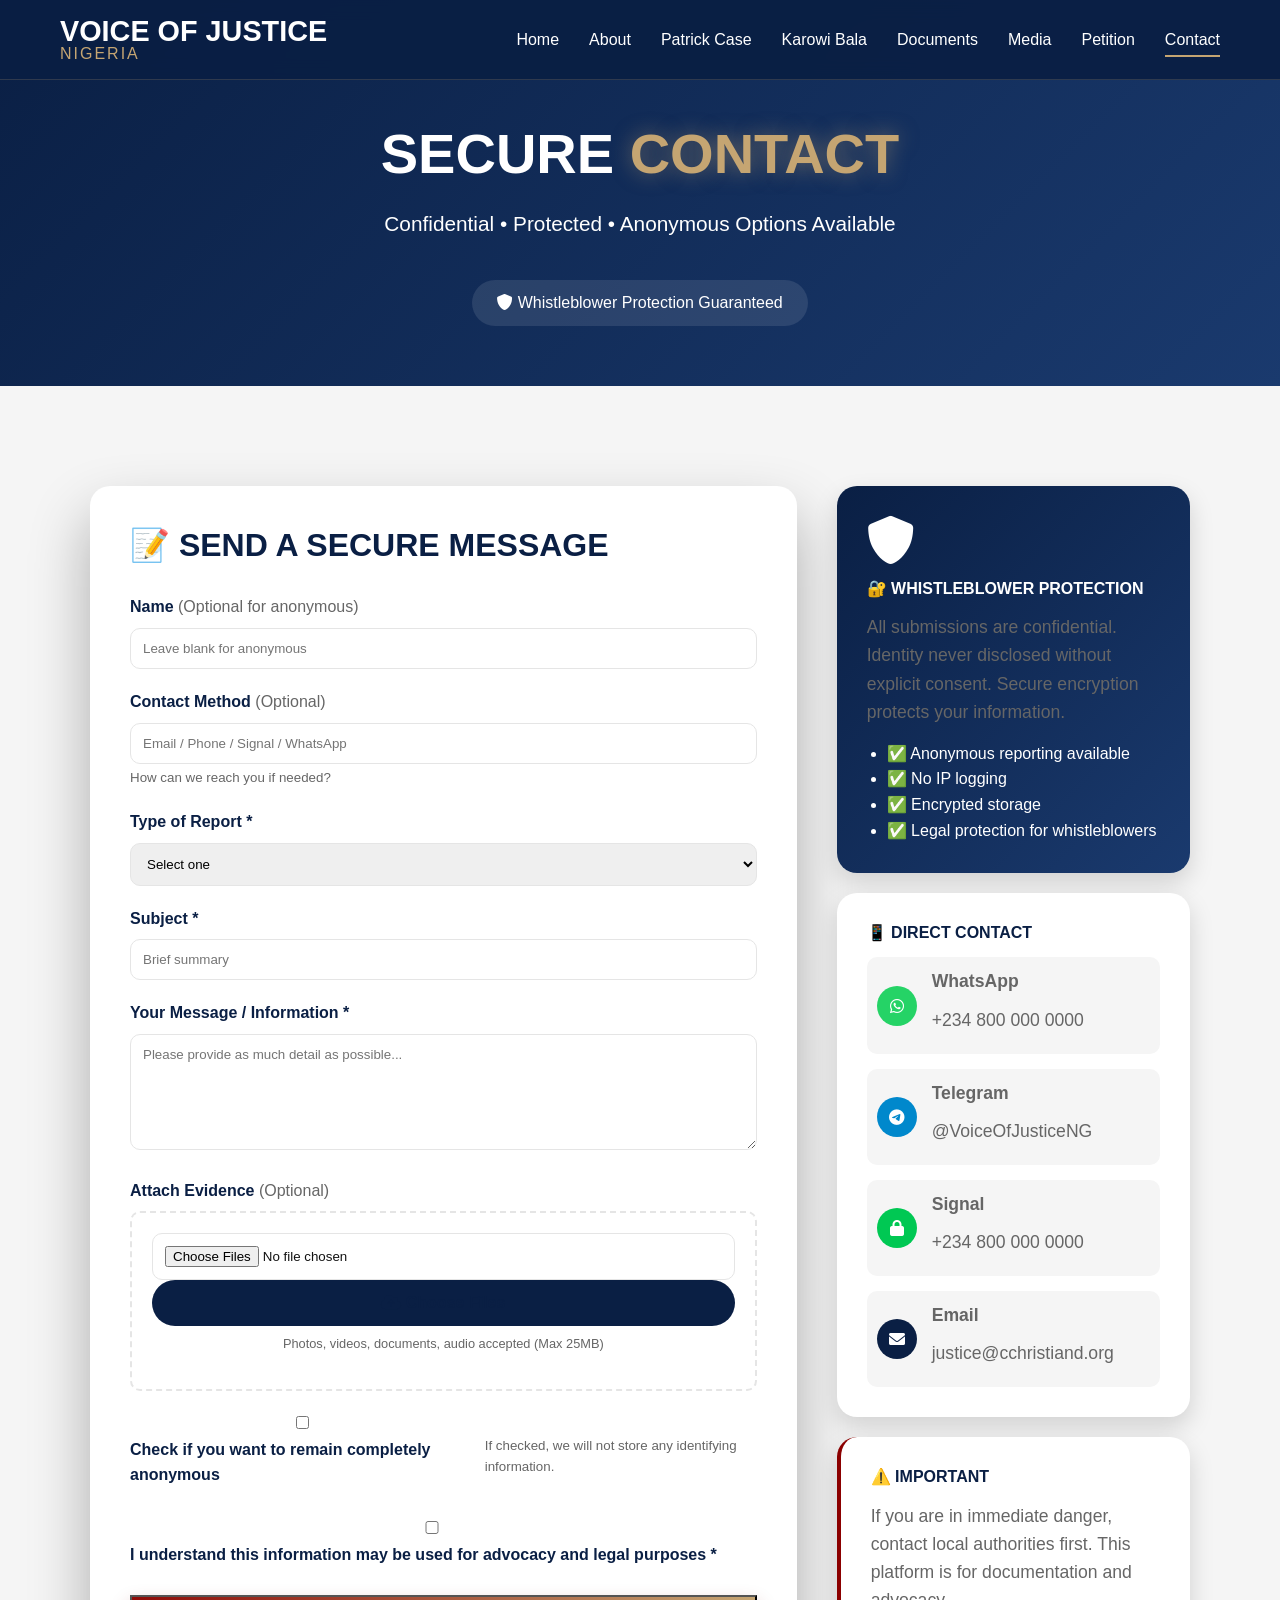
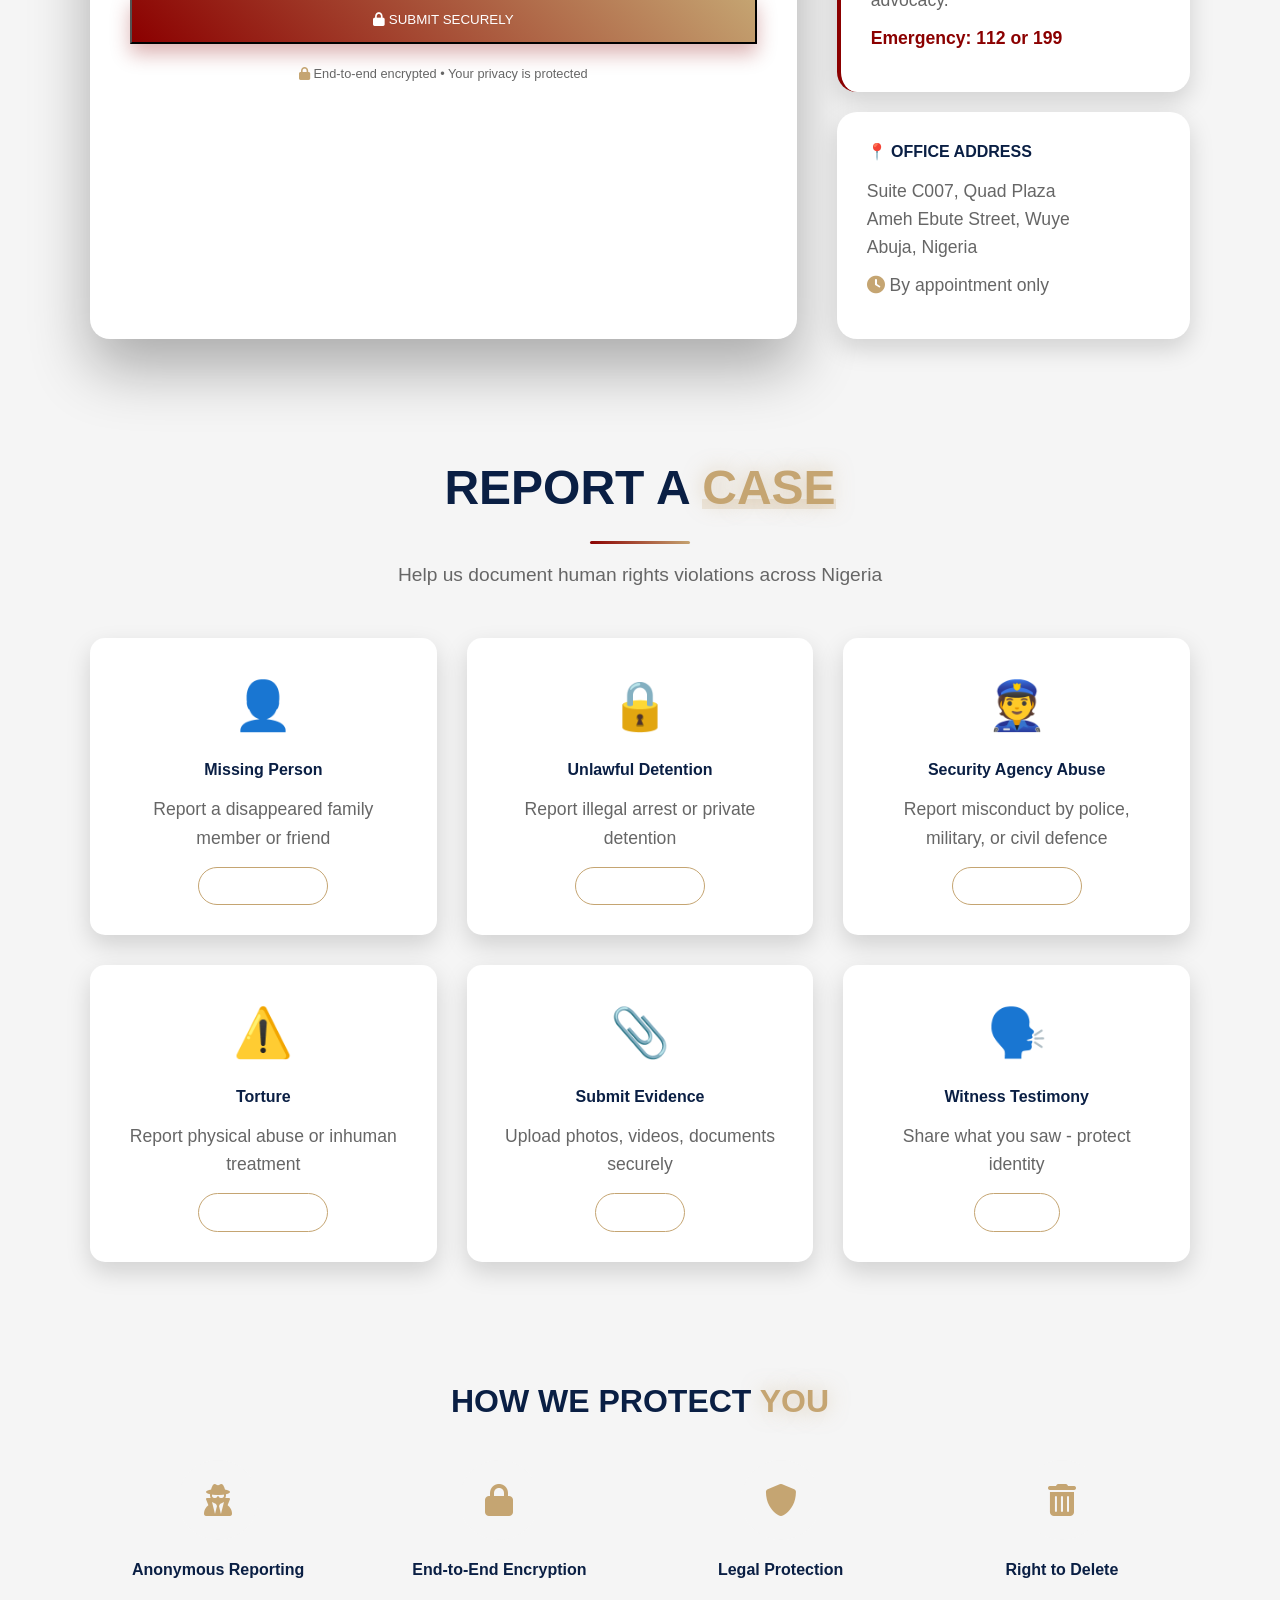
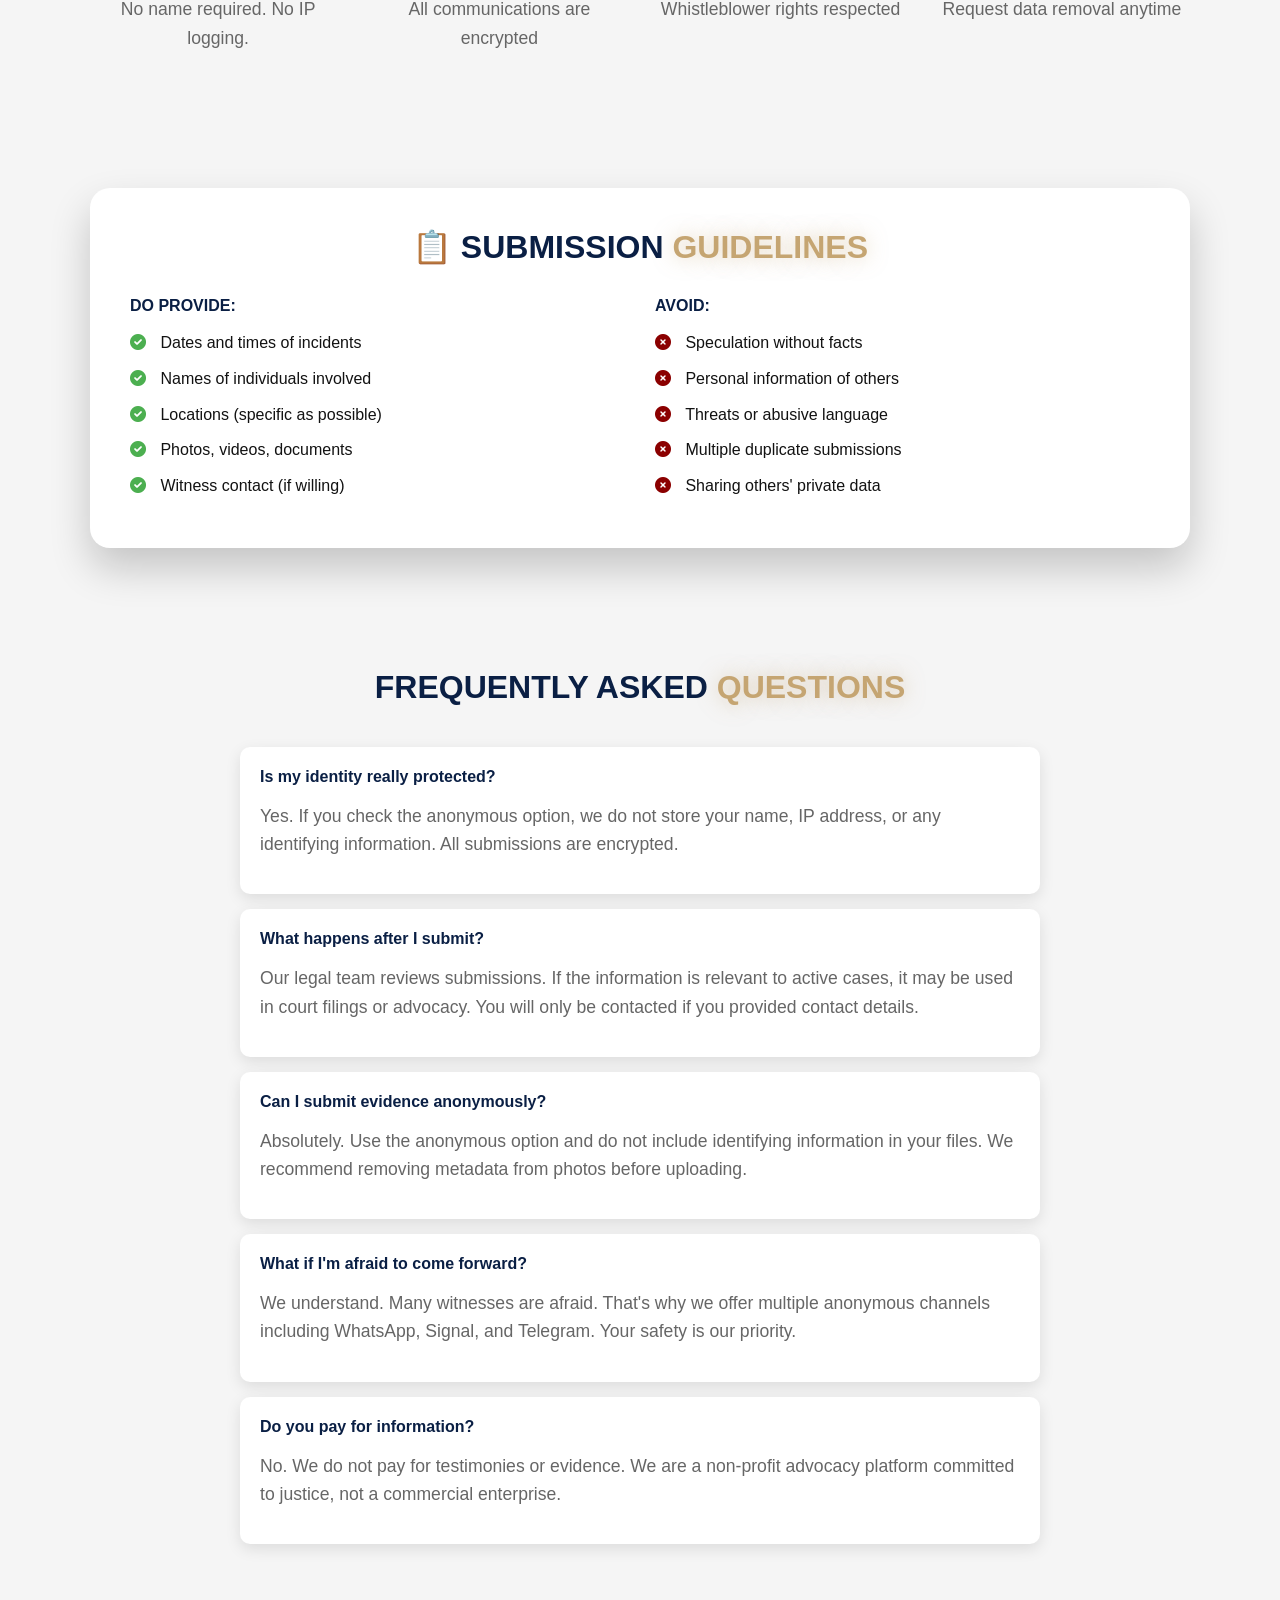
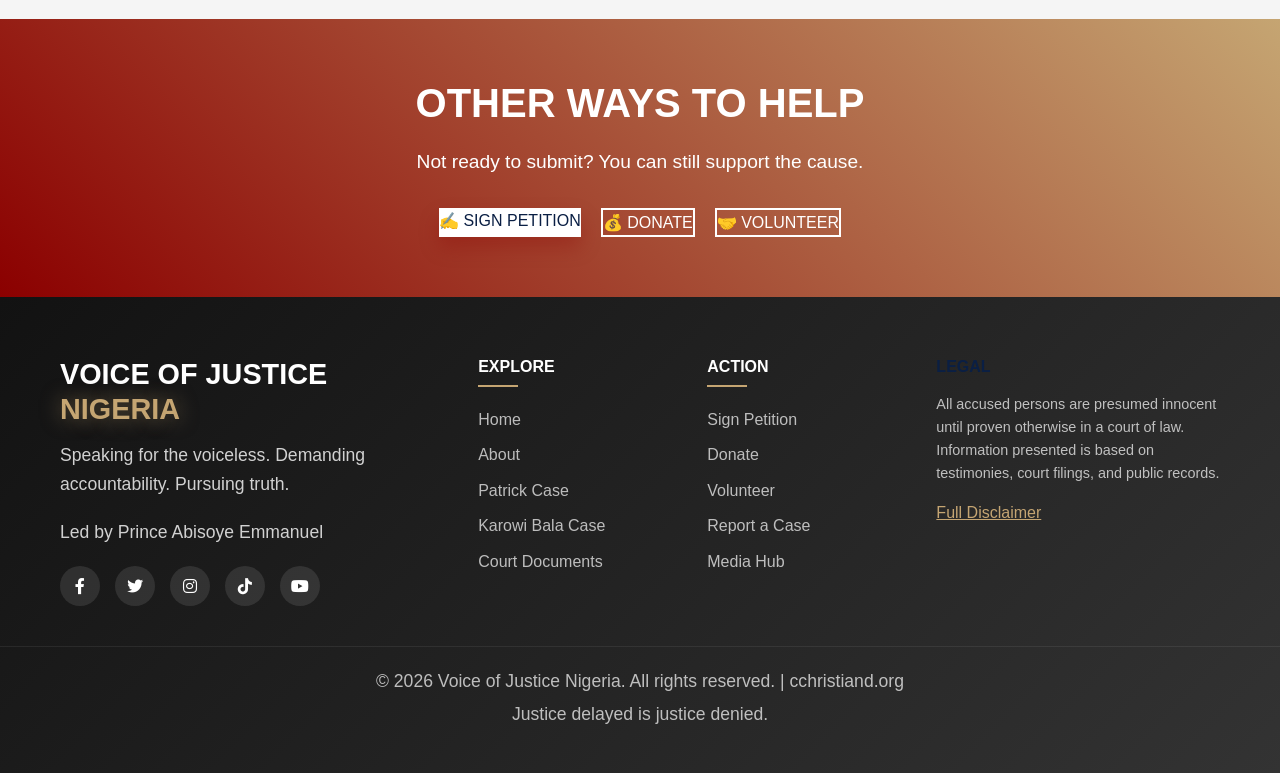
<file: contact.html>
<!DOCTYPE html>
<html lang="en">
<head>
    <meta charset="UTF-8">
    <meta name="viewport" content="width=device-width, initial-scale=1.0">
    <title>Contact Us - Secure Reporting - Voice of Justice Nigeria</title>
    
    <!-- CSS Files -->
    <link rel="stylesheet" href="assets/css/style.css">
    <link rel="stylesheet" href="assets/css/animations.css">
    <link rel="stylesheet" href="assets/css/responsive.css">
    
    <!-- Font Awesome -->
    <link rel="stylesheet" href="https://cdnjs.cloudflare.com/ajax/libs/font-awesome/6.0.0/css/all.min.css">
</head>
<body>

<!-- ===== HEADER ===== -->
<header>
    <div class="header-container">
        <div class="logo">
            <div class="logo-text">VOICE OF JUSTICE<br><span>NIGERIA</span></div>
        </div>
        
        <div class="menu-toggle"><i class="fas fa-bars"></i></div>
        
        <nav class="nav-menu">
            <a href="index.html">Home</a>
            <a href="about.html">About</a>
            <a href="patrick-case.html">Patrick Case</a>
            <a href="karowi-case.html">Karowi Bala</a>
            <a href="court-documents.html">Documents</a>
            <a href="media-hub.html">Media</a>
            <a href="petition.html">Petition</a>
            <a href="contact.html" class="active">Contact</a>
        </nav>
    </div>
</header>

<!-- ===== PAGE HEADER ===== -->
<section style="background: var(--gradient-primary); padding: 120px 0 60px; color: white; text-align: center;">
    <div class="container">
        <h1 style="color: white; font-size: 3.5rem;">SECURE <span class="gold-text">CONTACT</span></h1>
        <p style="font-size: 1.3rem; max-width: 700px; margin: 20px auto;">Confidential • Protected • Anonymous Options Available</p>
        <div style="background: rgba(255,255,255,0.1); padding: 10px 25px; border-radius: 50px; display: inline-block; margin-top: 20px;">
            <i class="fas fa-shield-alt"></i> Whistleblower Protection Guaranteed
        </div>
    </div>
</section>

<!-- ===== CONTACT PORTAL ===== -->
<section class="contact-portal" style="padding: 60px 0;">
    <div class="container">
        <div class="portal-grid">
            <!-- LEFT SIDE - CONTACT FORM -->
            <div class="portal-form">
                <h3 style="color: var(--primary); margin-bottom: 30px;">📝 SEND A SECURE MESSAGE</h3>
                
                <form id="secureContactForm" onsubmit="return submitContactForm(event)">
                    <!-- Name Field (Optional for anonymous) -->
                    <div class="form-group">
                        <label for="contactName">Name <span style="color: var(--gray); font-weight: normal;">(Optional for anonymous)</span></label>
                        <input type="text" id="contactName" placeholder="Leave blank for anonymous">
                    </div>
                    
                    <!-- Contact Method -->
                    <div class="form-group">
                        <label for="contactMethod">Contact Method <span style="color: var(--gray); font-weight: normal;">(Optional)</span></label>
                        <input type="text" id="contactMethod" placeholder="Email / Phone / Signal / WhatsApp">
                        <small style="color: var(--gray);">How can we reach you if needed?</small>
                    </div>
                    
                    <!-- Type of Report -->
                    <div class="form-group">
                        <label for="reportType">Type of Report *</label>
                        <select id="reportType" required>
                            <option value="">Select one</option>
                            <option value="missing">Missing Person</option>
                            <option value="detention">Unlawful Detention</option>
                            <option value="abuse">Security Agency Abuse</option>
                            <option value="torture">Torture Allegation</option>
                            <option value="evidence">Submit Evidence</option>
                            <option value="witness">Witness Testimony</option>
                            <option value="other">Other Human Rights Violation</option>
                        </select>
                    </div>
                    
                    <!-- Subject -->
                    <div class="form-group">
                        <label for="subject">Subject *</label>
                        <input type="text" id="subject" placeholder="Brief summary" required>
                    </div>
                    
                    <!-- Message -->
                    <div class="form-group">
                        <label for="message">Your Message / Information *</label>
                        <textarea id="message" rows="6" placeholder="Please provide as much detail as possible..." required></textarea>
                    </div>
                    
                    <!-- File Upload -->
                    <div class="form-group">
                        <label>Attach Evidence <span style="color: var(--gray); font-weight: normal;">(Optional)</span></label>
                        <div class="file-upload">
                            <input type="file" id="fileInput" multiple accept=".jpg,.jpeg,.png,.pdf,.mp4,.mp3,.txt">
                            <label for="fileInput" class="file-label"><i class="fas fa-cloud-upload-alt"></i> Choose Files</label>
                            <span class="file-note">Photos, videos, documents, audio accepted (Max 25MB)</span>
                            <div id="fileList" style="margin-top: 15px; text-align: left;"></div>
                        </div>
                    </div>
                    
                    <!-- Anonymous Checkbox -->
                    <div class="form-group checkbox">
                        <label>
                            <input type="checkbox" id="anonymousCheck"> <strong>Check if you want to remain completely anonymous</strong>
                        </label>
                        <small style="color: var(--gray); display: block; margin-top: 5px;">If checked, we will not store any identifying information.</small>
                    </div>
                    
                    <!-- Consent Checkbox -->
                    <div class="form-group checkbox">
                        <label>
                            <input type="checkbox" id="consentCheck" required> I understand this information may be used for advocacy and legal purposes *
                        </label>
                    </div>
                    
                    <!-- Submit Button -->
                    <button type="submit" class="btn-primary btn-block" style="padding: 15px;">
                        <i class="fas fa-lock"></i> SUBMIT SECURELY
                    </button>
                </form>
                
                <!-- Encryption Notice -->
                <div style="margin-top: 20px; text-align: center; font-size: 0.8rem; color: var(--gray);">
                    <i class="fas fa-lock" style="color: var(--secondary);"></i> End-to-end encrypted • Your privacy is protected
                </div>
            </div>
            
            <!-- RIGHT SIDE - CONTACT INFO & WHISTLEBLOWER PROTECTION -->
            <div class="portal-info">
                <!-- Whistleblower Protection Card -->
                <div class="info-card protection">
                    <i class="fas fa-shield-alt" style="font-size: 3rem; margin-bottom: 15px;"></i>
                    <h4 style="color: white;">🔐 WHISTLEBLOWER PROTECTION</h4>
                    <p>All submissions are confidential. Identity never disclosed without explicit consent. Secure encryption protects your information.</p>
                    <ul style="margin-top: 15px; padding-left: 20px;">
                        <li>✅ Anonymous reporting available</li>
                        <li>✅ No IP logging</li>
                        <li>✅ Encrypted storage</li>
                        <li>✅ Legal protection for whistleblowers</li>
                    </ul>
                </div>
                
                <!-- Direct Contact Methods -->
                <div class="info-card">
                    <h4 style="color: var(--primary);">📱 DIRECT CONTACT</h4>
                    
                    <div style="display: flex; align-items: center; gap: 15px; margin-bottom: 15px; padding: 10px; background: var(--light); border-radius: 10px;">
                        <div style="width: 40px; height: 40px; background: #25D366; border-radius: 50%; display: flex; align-items: center; justify-content: center; color: white;">
                            <i class="fab fa-whatsapp"></i>
                        </div>
                        <div>
                            <p style="font-weight: 600;">WhatsApp</p>
                            <p style="color: var(--gray);">+234 800 000 0000</p>
                        </div>
                    </div>
                    
                    <div style="display: flex; align-items: center; gap: 15px; margin-bottom: 15px; padding: 10px; background: var(--light); border-radius: 10px;">
                        <div style="width: 40px; height: 40px; background: #0088cc; border-radius: 50%; display: flex; align-items: center; justify-content: center; color: white;">
                            <i class="fab fa-telegram"></i>
                        </div>
                        <div>
                            <p style="font-weight: 600;">Telegram</p>
                            <p style="color: var(--gray);">@VoiceOfJusticeNG</p>
                        </div>
                    </div>
                    
                    <div style="display: flex; align-items: center; gap: 15px; margin-bottom: 15px; padding: 10px; background: var(--light); border-radius: 10px;">
                        <div style="width: 40px; height: 40px; background: #00C853; border-radius: 50%; display: flex; align-items: center; justify-content: center; color: white;">
                            <i class="fas fa-lock"></i>
                        </div>
                        <div>
                            <p style="font-weight: 600;">Signal</p>
                            <p style="color: var(--gray);">+234 800 000 0000</p>
                        </div>
                    </div>
                    
                    <div style="display: flex; align-items: center; gap: 15px; padding: 10px; background: var(--light); border-radius: 10px;">
                        <div style="width: 40px; height: 40px; background: var(--primary); border-radius: 50%; display: flex; align-items: center; justify-content: center; color: white;">
                            <i class="fas fa-envelope"></i>
                        </div>
                        <div>
                            <p style="font-weight: 600;">Email</p>
                            <p style="color: var(--gray);">justice@cchristiand.org</p>
                        </div>
                    </div>
                </div>
                
                <!-- Emergency Notice -->
                <div class="info-card" style="border-left: 4px solid var(--accent);">
                    <h4 style="color: var(--primary);">⚠️ IMPORTANT</h4>
                    <p style="color: var(--gray);">If you are in immediate danger, contact local authorities first. This platform is for documentation and advocacy.</p>
                    <p style="margin-top: 10px; font-weight: 600; color: var(--accent);">Emergency: 112 or 199</p>
                </div>
                
                <!-- Office Address -->
                <div class="info-card">
                    <h4 style="color: var(--primary);">📍 OFFICE ADDRESS</h4>
                    <p style="color: var(--gray);">Suite C007, Quad Plaza<br>Ameh Ebute Street, Wuye<br>Abuja, Nigeria</p>
                    <p style="margin-top: 10px;"><i class="fas fa-clock" style="color: var(--secondary);"></i> By appointment only</p>
                </div>
            </div>
        </div>
    </div>
</section>

<!-- ===== REPORT A CASE SECTION ===== -->
<section style="background: var(--light); padding: 60px 0;">
    <div class="container">
        <div class="section-header">
            <h2>REPORT A <span class="gold-text">CASE</span></h2>
            <div class="header-line"></div>
            <p>Help us document human rights violations across Nigeria</p>
        </div>
        
        <div style="display: grid; grid-template-columns: repeat(3, 1fr); gap: 30px; margin-top: 40px;">
            
            <!-- Missing Person -->
            <div style="background: white; padding: 30px; border-radius: 15px; text-align: center; box-shadow: var(--shadow-md);">
                <div style="font-size: 3rem; margin-bottom: 15px;">👤</div>
                <h4>Missing Person</h4>
                <p style="color: var(--gray); margin: 15px 0;">Report a disappeared family member or friend</p>
                <a href="#secureContactForm" class="btn-outline-small" onclick="setReportType('missing')">REPORT NOW</a>
            </div>
            
            <!-- Unlawful Detention -->
            <div style="background: white; padding: 30px; border-radius: 15px; text-align: center; box-shadow: var(--shadow-md);">
                <div style="font-size: 3rem; margin-bottom: 15px;">🔒</div>
                <h4>Unlawful Detention</h4>
                <p style="color: var(--gray); margin: 15px 0;">Report illegal arrest or private detention</p>
                <a href="#secureContactForm" class="btn-outline-small" onclick="setReportType('detention')">REPORT NOW</a>
            </div>
            
            <!-- Security Abuse -->
            <div style="background: white; padding: 30px; border-radius: 15px; text-align: center; box-shadow: var(--shadow-md);">
                <div style="font-size: 3rem; margin-bottom: 15px;">👮</div>
                <h4>Security Agency Abuse</h4>
                <p style="color: var(--gray); margin: 15px 0;">Report misconduct by police, military, or civil defence</p>
                <a href="#secureContactForm" class="btn-outline-small" onclick="setReportType('abuse')">REPORT NOW</a>
            </div>
            
            <!-- Torture -->
            <div style="background: white; padding: 30px; border-radius: 15px; text-align: center; box-shadow: var(--shadow-md);">
                <div style="font-size: 3rem; margin-bottom: 15px;">⚠️</div>
                <h4>Torture</h4>
                <p style="color: var(--gray); margin: 15px 0;">Report physical abuse or inhuman treatment</p>
                <a href="#secureContactForm" class="btn-outline-small" onclick="setReportType('torture')">REPORT NOW</a>
            </div>
            
            <!-- Submit Evidence -->
            <div style="background: white; padding: 30px; border-radius: 15px; text-align: center; box-shadow: var(--shadow-md);">
                <div style="font-size: 3rem; margin-bottom: 15px;">📎</div>
                <h4>Submit Evidence</h4>
                <p style="color: var(--gray); margin: 15px 0;">Upload photos, videos, documents securely</p>
                <a href="#secureContactForm" class="btn-outline-small" onclick="setReportType('evidence')">SUBMIT</a>
            </div>
            
            <!-- Witness Testimony -->
            <div style="background: white; padding: 30px; border-radius: 15px; text-align: center; box-shadow: var(--shadow-md);">
                <div style="font-size: 3rem; margin-bottom: 15px;">🗣️</div>
                <h4>Witness Testimony</h4>
                <p style="color: var(--gray); margin: 15px 0;">Share what you saw - protect identity</p>
                <a href="#secureContactForm" class="btn-outline-small" onclick="setReportType('witness')">SHARE</a>
            </div>
        </div>
    </div>
</section>

<!-- ===== HOW WE PROTECT YOU ===== -->
<section style="padding: 60px 0;">
    <div class="container">
        <h3 style="text-align: center; margin-bottom: 40px;">HOW WE PROTECT <span class="gold-text">YOU</span></h3>
        
        <div style="display: grid; grid-template-columns: repeat(4, 1fr); gap: 25px;">
            
            <div style="text-align: center;">
                <div style="width: 80px; height: 80px; background: var(--light); border-radius: 50%; display: flex; align-items: center; justify-content: center; margin: 0 auto 20px; font-size: 2rem; color: var(--secondary);">
                    <i class="fas fa-user-secret"></i>
                </div>
                <h4>Anonymous Reporting</h4>
                <p style="color: var(--gray);">No name required. No IP logging.</p>
            </div>
            
            <div style="text-align: center;">
                <div style="width: 80px; height: 80px; background: var(--light); border-radius: 50%; display: flex; align-items: center; justify-content: center; margin: 0 auto 20px; font-size: 2rem; color: var(--secondary);">
                    <i class="fas fa-lock"></i>
                </div>
                <h4>End-to-End Encryption</h4>
                <p style="color: var(--gray);">All communications are encrypted</p>
            </div>
            
            <div style="text-align: center;">
                <div style="width: 80px; height: 80px; background: var(--light); border-radius: 50%; display: flex; align-items: center; justify-content: center; margin: 0 auto 20px; font-size: 2rem; color: var(--secondary);">
                    <i class="fas fa-shield-alt"></i>
                </div>
                <h4>Legal Protection</h4>
                <p style="color: var(--gray);">Whistleblower rights respected</p>
            </div>
            
            <div style="text-align: center;">
                <div style="width: 80px; height: 80px; background: var(--light); border-radius: 50%; display: flex; align-items: center; justify-content: center; margin: 0 auto 20px; font-size: 2rem; color: var(--secondary);">
                    <i class="fas fa-trash-alt"></i>
                </div>
                <h4>Right to Delete</h4>
                <p style="color: var(--gray);">Request data removal anytime</p>
            </div>
        </div>
    </div>
</section>

<!-- ===== SUBMISSION GUIDELINES ===== -->
<section style="background: var(--light); padding: 60px 0;">
    <div class="container">
        <div style="background: white; padding: 40px; border-radius: 20px; box-shadow: var(--shadow-lg);">
            <h3 style="text-align: center; margin-bottom: 30px;">📋 SUBMISSION <span class="gold-text">GUIDELINES</span></h3>
            
            <div style="display: grid; grid-template-columns: repeat(2, 1fr); gap: 30px;">
                
                <div>
                    <h4 style="color: var(--primary); margin-bottom: 15px;">DO PROVIDE:</h4>
                    <ul style="list-style-type: none; padding: 0;">
                        <li style="margin-bottom: 10px;"><i class="fas fa-check-circle" style="color: #4CAF50; margin-right: 10px;"></i> Dates and times of incidents</li>
                        <li style="margin-bottom: 10px;"><i class="fas fa-check-circle" style="color: #4CAF50; margin-right: 10px;"></i> Names of individuals involved</li>
                        <li style="margin-bottom: 10px;"><i class="fas fa-check-circle" style="color: #4CAF50; margin-right: 10px;"></i> Locations (specific as possible)</li>
                        <li style="margin-bottom: 10px;"><i class="fas fa-check-circle" style="color: #4CAF50; margin-right: 10px;"></i> Photos, videos, documents</li>
                        <li style="margin-bottom: 10px;"><i class="fas fa-check-circle" style="color: #4CAF50; margin-right: 10px;"></i> Witness contact (if willing)</li>
                    </ul>
                </div>
                
                <div>
                    <h4 style="color: var(--primary); margin-bottom: 15px;">AVOID:</h4>
                    <ul style="list-style-type: none; padding: 0;">
                        <li style="margin-bottom: 10px;"><i class="fas fa-times-circle" style="color: var(--accent); margin-right: 10px;"></i> Speculation without facts</li>
                        <li style="margin-bottom: 10px;"><i class="fas fa-times-circle" style="color: var(--accent); margin-right: 10px;"></i> Personal information of others</li>
                        <li style="margin-bottom: 10px;"><i class="fas fa-times-circle" style="color: var(--accent); margin-right: 10px;"></i> Threats or abusive language</li>
                        <li style="margin-bottom: 10px;"><i class="fas fa-times-circle" style="color: var(--accent); margin-right: 10px;"></i> Multiple duplicate submissions</li>
                        <li style="margin-bottom: 10px;"><i class="fas fa-times-circle" style="color: var(--accent); margin-right: 10px;"></i> Sharing others' private data</li>
                    </ul>
                </div>
            </div>
        </div>
    </div>
</section>

<!-- ===== FREQUENTLY ASKED QUESTIONS ===== -->
<section style="padding: 60px 0;">
    <div class="container">
        <h3 style="text-align: center; margin-bottom: 40px;">FREQUENTLY ASKED <span class="gold-text">QUESTIONS</span></h3>
        
        <div style="max-width: 800px; margin: 0 auto;">
            
            <div style="background: white; padding: 20px; border-radius: 10px; margin-bottom: 15px; box-shadow: var(--shadow-sm);">
                <h4 style="color: var(--primary);">Is my identity really protected?</h4>
                <p style="color: var(--gray);">Yes. If you check the anonymous option, we do not store your name, IP address, or any identifying information. All submissions are encrypted.</p>
            </div>
            
            <div style="background: white; padding: 20px; border-radius: 10px; margin-bottom: 15px; box-shadow: var(--shadow-sm);">
                <h4 style="color: var(--primary);">What happens after I submit?</h4>
                <p style="color: var(--gray);">Our legal team reviews submissions. If the information is relevant to active cases, it may be used in court filings or advocacy. You will only be contacted if you provided contact details.</p>
            </div>
            
            <div style="background: white; padding: 20px; border-radius: 10px; margin-bottom: 15px; box-shadow: var(--shadow-sm);">
                <h4 style="color: var(--primary);">Can I submit evidence anonymously?</h4>
                <p style="color: var(--gray);">Absolutely. Use the anonymous option and do not include identifying information in your files. We recommend removing metadata from photos before uploading.</p>
            </div>
            
            <div style="background: white; padding: 20px; border-radius: 10px; margin-bottom: 15px; box-shadow: var(--shadow-sm);">
                <h4 style="color: var(--primary);">What if I'm afraid to come forward?</h4>
                <p style="color: var(--gray);">We understand. Many witnesses are afraid. That's why we offer multiple anonymous channels including WhatsApp, Signal, and Telegram. Your safety is our priority.</p>
            </div>
            
            <div style="background: white; padding: 20px; border-radius: 10px; margin-bottom: 15px; box-shadow: var(--shadow-sm);">
                <h4 style="color: var(--primary);">Do you pay for information?</h4>
                <p style="color: var(--gray);">No. We do not pay for testimonies or evidence. We are a non-profit advocacy platform committed to justice, not a commercial enterprise.</p>
            </div>
        </div>
    </div>
</section>

<!-- ===== OTHER WAYS TO HELP ===== -->
<section style="background: var(--gradient-secondary); padding: 60px 0; color: white; text-align: center;">
    <div class="container">
        <h3 style="color: white; font-size: 2.5rem; margin-bottom: 20px;">OTHER WAYS TO HELP</h3>
        <p style="font-size: 1.2rem; max-width: 600px; margin: 0 auto 30px;">Not ready to submit? You can still support the cause.</p>
        
        <div style="display: flex; gap: 20px; justify-content: center; flex-wrap: wrap;">
            <a href="petition.html" class="btn-primary" style="background: white; color: var(--primary);">✍️ SIGN PETITION</a>
            <a href="#" onclick="showDonateOptions(); return false;" class="btn-secondary" style="border-color: white; color: white;">💰 DONATE</a>
            <a href="volunteer.html" class="btn-secondary" style="border-color: white; color: white;">🤝 VOLUNTEER</a>
        </div>
    </div>
</section>

<!-- ===== FOOTER ===== -->
<footer class="premium-footer">
    <div class="footer-grid">
        <div class="footer-about">
            <h3>VOICE OF JUSTICE <span class="gold-text">NIGERIA</span></h3>
            <p>Speaking for the voiceless. Demanding accountability. Pursuing truth.</p>
            <p>Led by Prince Abisoye Emmanuel</p>
            <div class="social-links">
                <a href="#"><i class="fab fa-facebook-f"></i></a>
                <a href="#"><i class="fab fa-twitter"></i></a>
                <a href="#"><i class="fab fa-instagram"></i></a>
                <a href="#"><i class="fab fa-tiktok"></i></a>
                <a href="#"><i class="fab fa-youtube"></i></a>
            </div>
        </div>
        
        <div class="footer-links">
            <h4>EXPLORE</h4>
            <ul>
                <li><a href="index.html">Home</a></li>
                <li><a href="about.html">About</a></li>
                <li><a href="patrick-case.html">Patrick Case</a></li>
                <li><a href="karowi-case.html">Karowi Bala Case</a></li>
                <li><a href="court-documents.html">Court Documents</a></li>
            </ul>
        </div>
        
        <div class="footer-links">
            <h4>ACTION</h4>
            <ul>
                <li><a href="petition.html">Sign Petition</a></li>
                <li><a href="#" onclick="showDonateOptions(); return false;">Donate</a></li>
                <li><a href="volunteer.html">Volunteer</a></li>
                <li><a href="contact.html">Report a Case</a></li>
                <li><a href="media-hub.html">Media Hub</a></li>
            </ul>
        </div>
        
        <div class="footer-legal">
            <h4>LEGAL</h4>
            <p>All accused persons are presumed innocent until proven otherwise in a court of law. Information presented is based on testimonies, court filings, and public records.</p>
            <a href="legal-disclaimer.html">Full Disclaimer</a>
        </div>
    </div>
    
    <div class="footer-bottom">
        <p>© 2026 Voice of Justice Nigeria. All rights reserved. | cchristiand.org</p>
        <p>Justice delayed is justice denied.</p>
    </div>
</footer>

<!-- ===== DONATION MODAL (Reused from petition page) ===== -->
<div id="donateModal" style="display: none; position: fixed; top: 0; left: 0; width: 100%; height: 100%; background: rgba(0,0,0,0.8); z-index: 2000; align-items: center; justify-content: center;">
    <div style="background: white; max-width: 500px; width: 90%; padding: 40px; border-radius: 20px; position: relative;">
        <button onclick="closeDonateModal()" style="position: absolute; top: 15px; right: 15px; background: none; border: none; font-size: 1.5rem; cursor: pointer;">&times;</button>
        
        <h3 style="color: var(--primary); margin-bottom: 20px;">SUPPORT THE <span class="gold-text">FAMILIES</span></h3>
        
        <div style="margin-bottom: 30px;">
            <p style="margin-bottom: 15px;">Your donation will go directly to:</p>
            <ul style="margin-bottom: 20px; padding-left: 20px;">
                <li>👨‍👩‍👧‍👦 Karowi Bala's 9 children (food, school fees, medical)</li>
                <li>💔 Patrick Peresoudei's family (funeral expenses, support)</li>
                <li>⚖️ Legal fees for ongoing court case</li>
                <li>📢 Advocacy and awareness campaigns</li>
            </ul>
        </div>
        
        <div style="display: grid; grid-template-columns: repeat(3, 1fr); gap: 10px; margin-bottom: 20px;">
            <button onclick="selectAmount(10000)" style="padding: 15px; background: var(--light); border: 2px solid var(--light); border-radius: 10px; font-weight: 600; cursor: pointer;">₦10,000</button>
            <button onclick="selectAmount(25000)" style="padding: 15px; background: var(--light); border: 2px solid var(--light); border-radius: 10px; font-weight: 600; cursor: pointer;">₦25,000</button>
            <button onclick="selectAmount(50000)" style="padding: 15px; background: var(--light); border: 2px solid var(--light); border-radius: 10px; font-weight: 600; cursor: pointer;">₦50,000</button>
        </div>
        
        <div style="margin-bottom: 20px;">
            <label for="customAmount">Custom Amount (₦)</label>
            <input type="number" id="customAmount" style="width: 100%; padding: 15px; border: 2px solid var(--light); border-radius: 10px; margin-top: 5px;" placeholder="Enter amount">
        </div>
        
        <button onclick="processDonation()" style="width: 100%; padding: 15px; background: var(--gradient-secondary); color: white; border: none; border-radius: 10px; font-weight: 600; cursor: pointer;">
            <i class="fas fa-heart"></i> DONATE NOW
        </button>
        
        <p style="text-align: center; margin-top: 20px; font-size: 0.8rem; color: var(--gray);">100% of donations go to the families and legal fund</p>
    </div>
</div>

<!-- ===== JAVASCRIPT ===== -->
<script>
    // Mobile menu toggle
    document.querySelector('.menu-toggle').addEventListener('click', function() {
        document.querySelector('.nav-menu').classList.toggle('active');
    });

    // Header scroll effect
    window.addEventListener('scroll', function() {
        const header = document.querySelector('header');
        if (window.scrollY > 50) {
            header.classList.add('scrolled');
        } else {
            header.classList.remove('scrolled');
        }
    });

    // Set report type from quick action buttons
    function setReportType(type) {
        const select = document.getElementById('reportType');
        if (select) {
            if (type === 'missing') select.value = 'missing';
            if (type === 'detention') select.value = 'detention';
            if (type === 'abuse') select.value = 'abuse';
            if (type === 'torture') select.value = 'torture';
            if (type === 'evidence') select.value = 'evidence';
            if (type === 'witness') select.value = 'witness';
        }
        
        // Scroll to form
        document.getElementById('secureContactForm').scrollIntoView({ behavior: 'smooth' });
    }

    // File upload handling
    document.getElementById('fileInput').addEventListener('change', function(e) {
        const fileList = document.getElementById('fileList');
        fileList.innerHTML = '';
        
        const files = e.target.files;
        for (let i = 0; i < files.length; i++) {
            fileList.innerHTML += `<div style="background: var(--light); padding: 5px 10px; margin: 5px 0; border-radius: 5px;"><i class="fas fa-file"></i> ${files[i].name} (${(files[i].size/1024/1024).toFixed(2)} MB)</div>`;
        }
    });

    // Contact form submission
    function submitContactForm(event) {
        event.preventDefault();
        
        const name = document.getElementById('contactName').value || 'Anonymous';
        const reportType = document.getElementById('reportType').value;
        const subject = document.getElementById('subject').value;
        const message = document.getElementById('message').value;
        const anonymous = document.getElementById('anonymousCheck').checked;
        
        if (!reportType || !subject || !message) {
            alert('Please fill in all required fields');
            return false;
        }
        
        let successMessage = anonymous ? 
            'Thank you for your anonymous submission. Your identity is protected.' :
            `Thank you ${name} for your submission. Our team will review it.`;
        
        alert(successMessage);
        document.getElementById('secureContactForm').reset();
        document.getElementById('fileList').innerHTML = '';
        return false;
    }

    // Donation functions
    function showDonateOptions() {
        document.getElementById('donateModal').style.display = 'flex';
    }
    
    function closeDonateModal() {
        document.getElementById('donateModal').style.display = 'none';
    }
    
    function selectAmount(amount) {
        document.getElementById('customAmount').value = amount;
    }
    
    function processDonation() {
        const amount = document.getElementById('customAmount').value;
        if (!amount || amount < 1000) {
            alert('Please enter a valid amount (minimum ₦1,000)');
            return;
        }
        alert(`Thank you for your donation of ₦${parseInt(amount).toLocaleString()}! Your support means everything to the families.`);
        closeDonateModal();
    }
    
    // Close modal when clicking outside
    window.onclick = function(event) {
        const modal = document.getElementById('donateModal');
        if (event.target == modal) {
            modal.style.display = 'none';
        }
    }
</script>

</body>
</html>
</file>
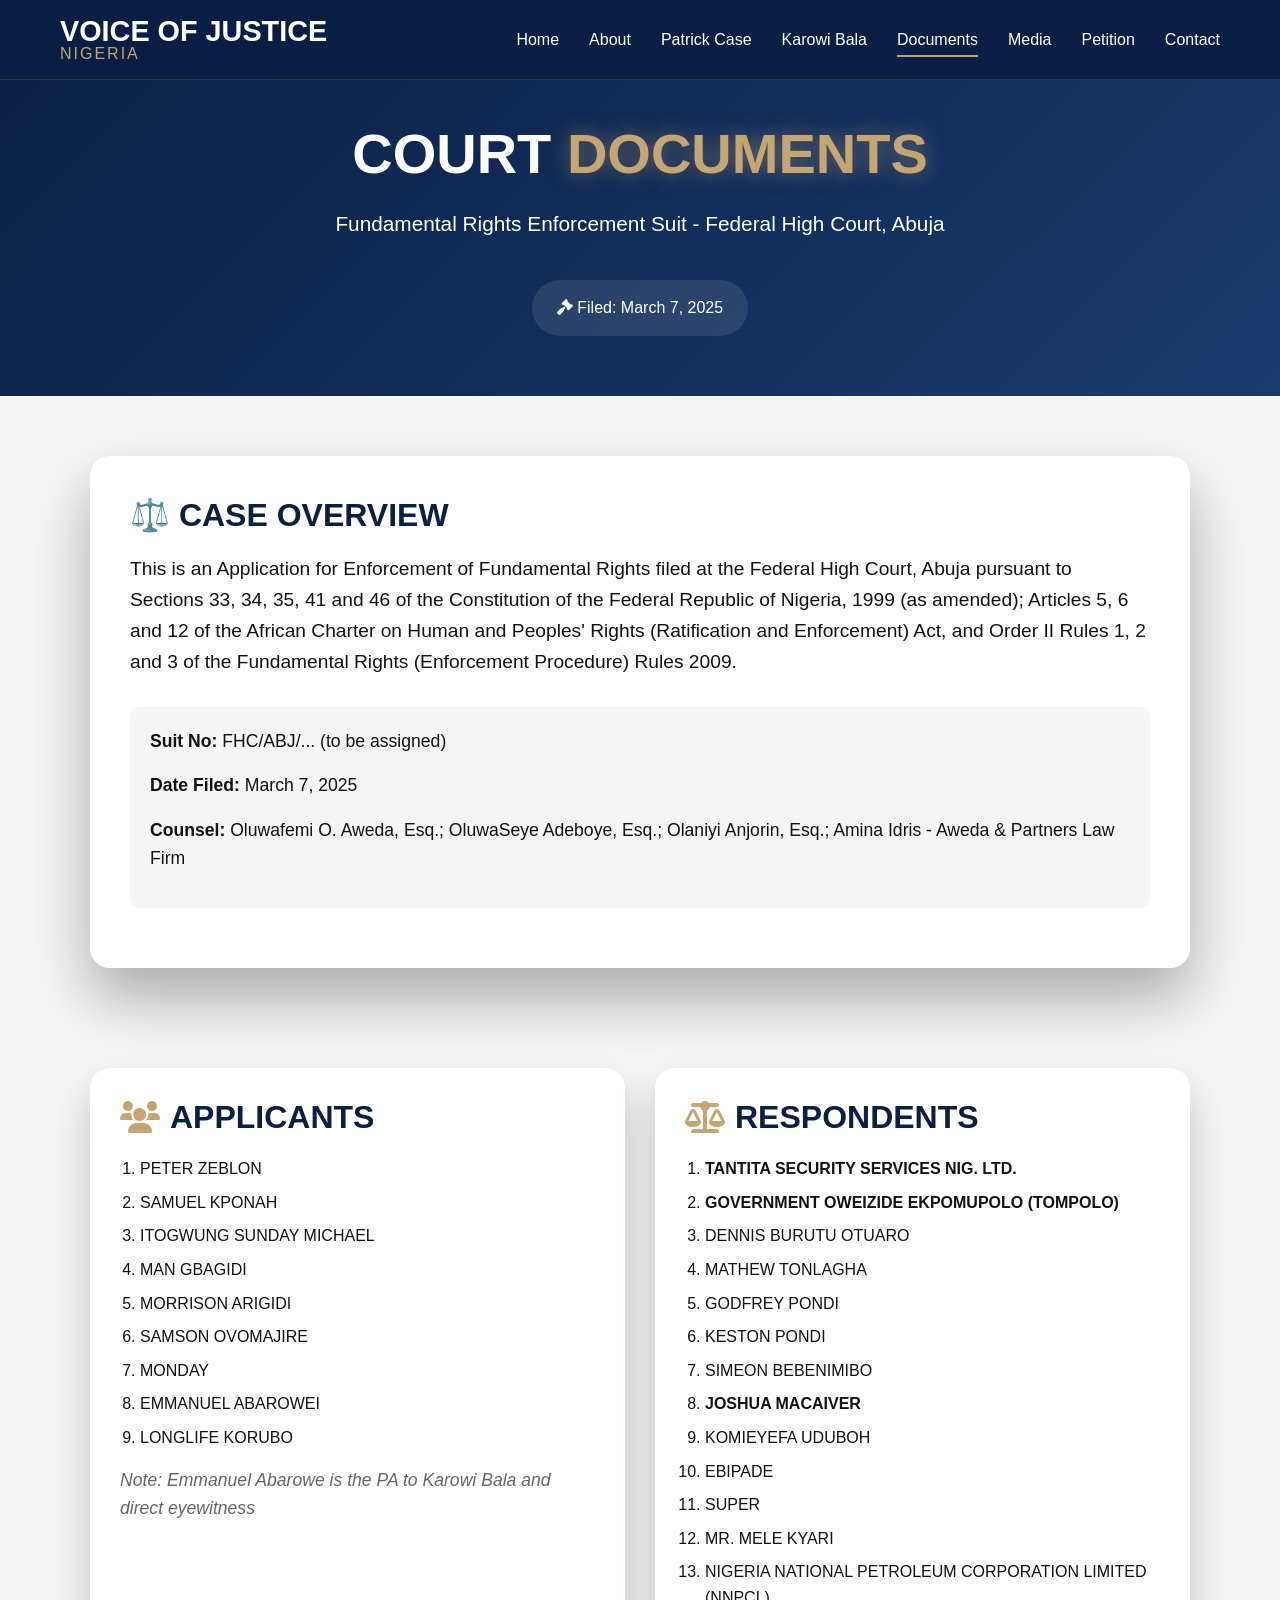
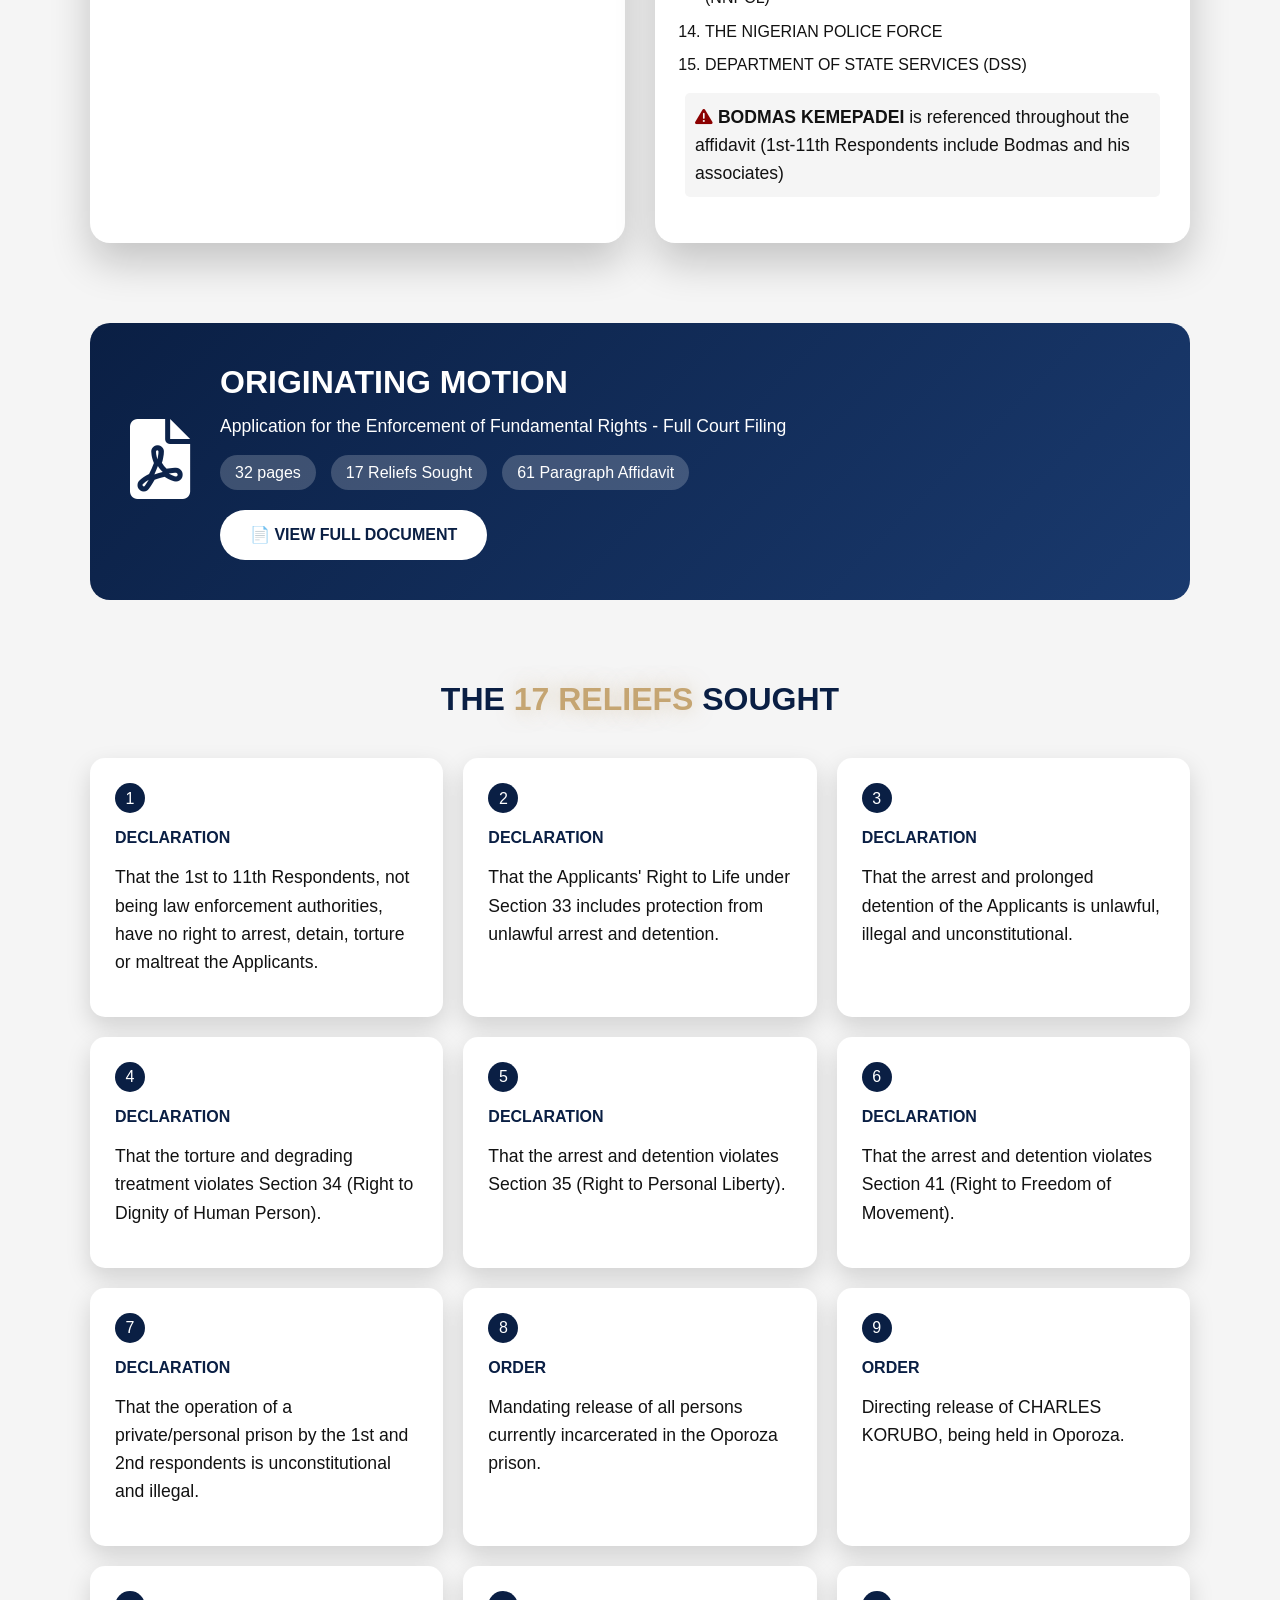
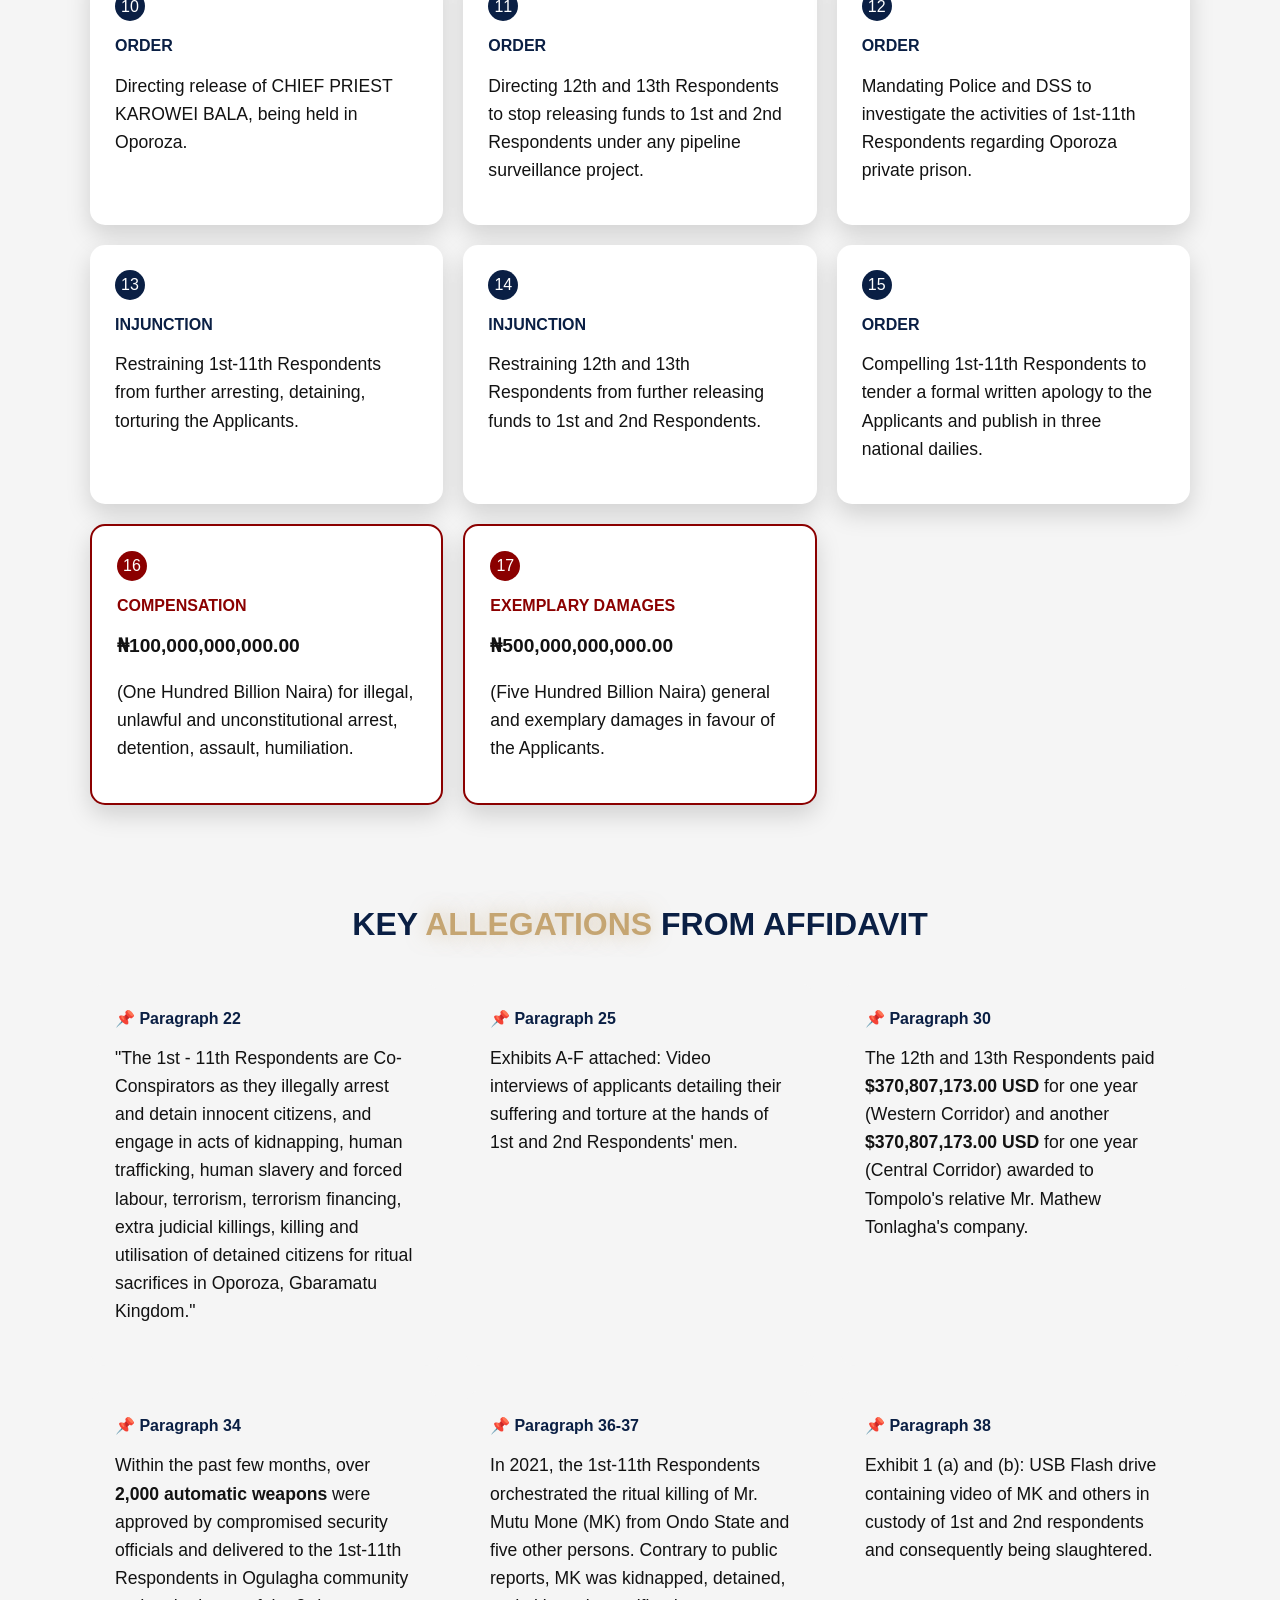
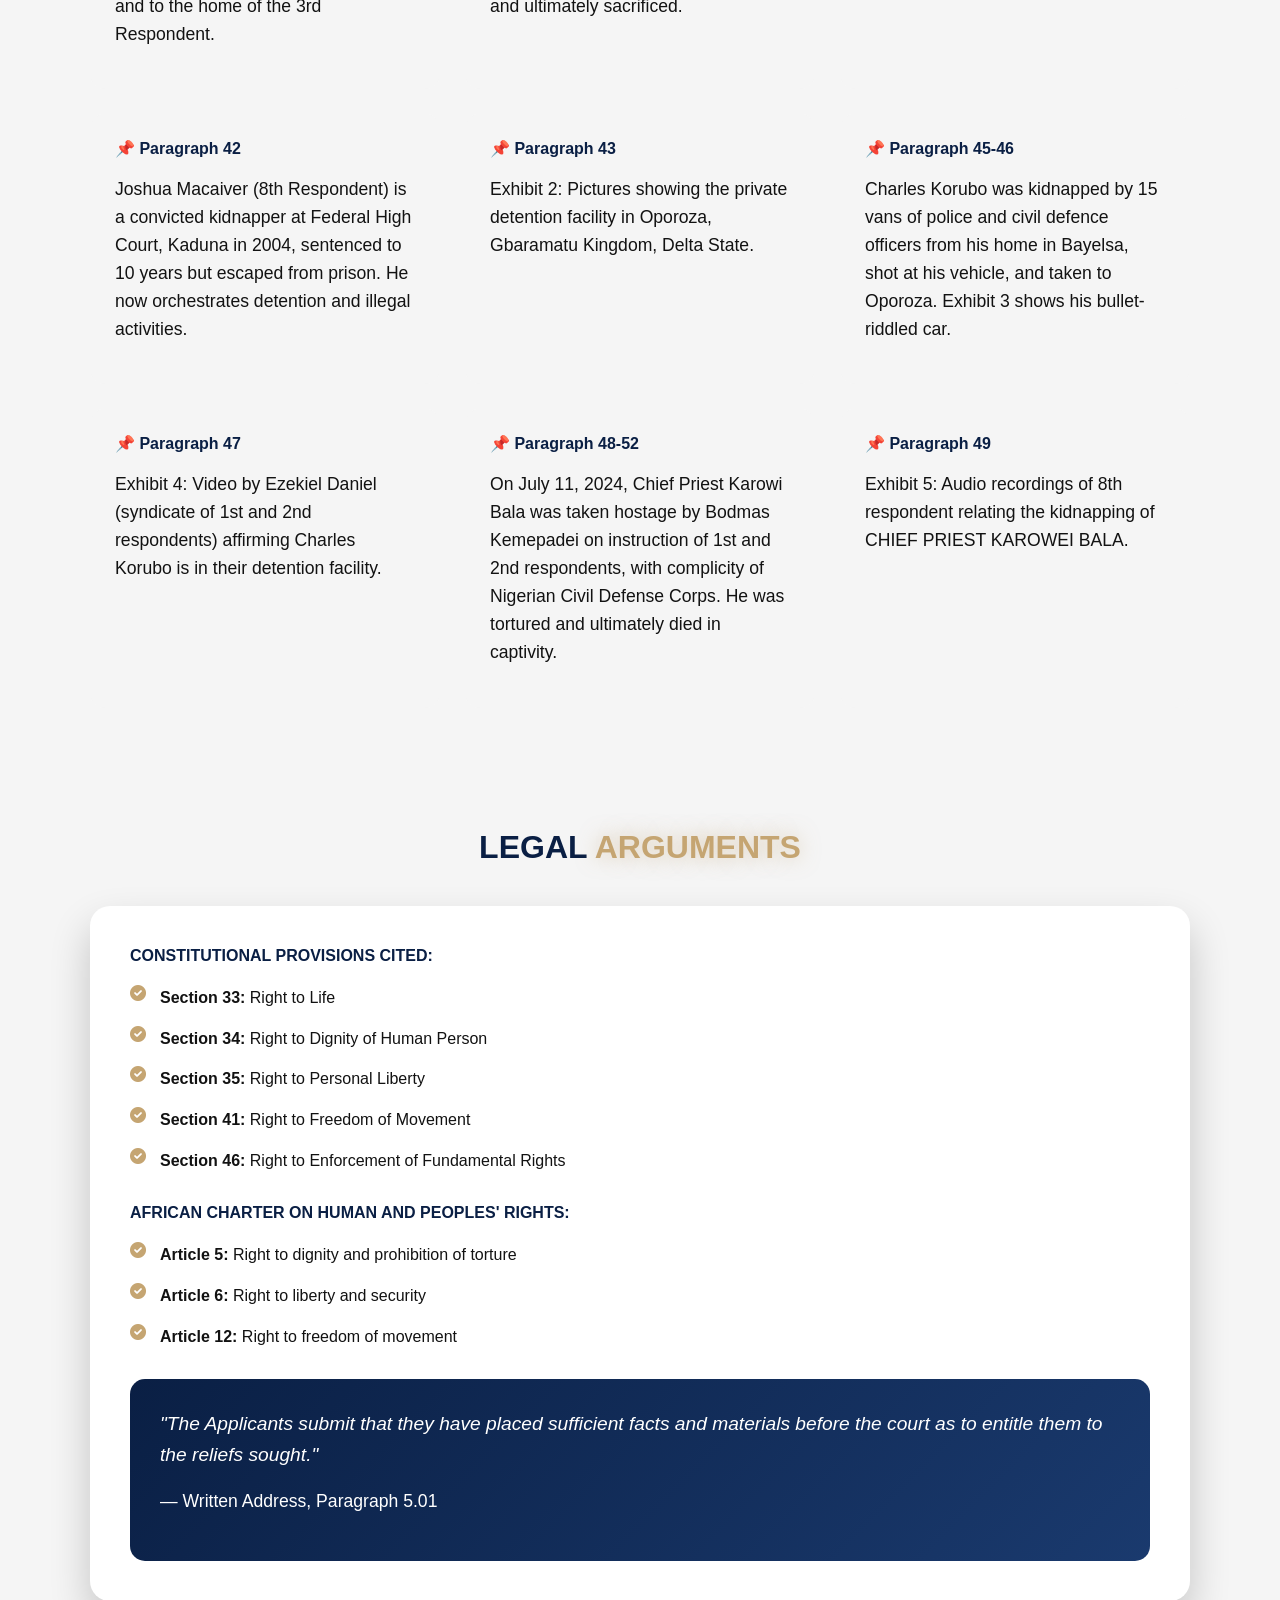
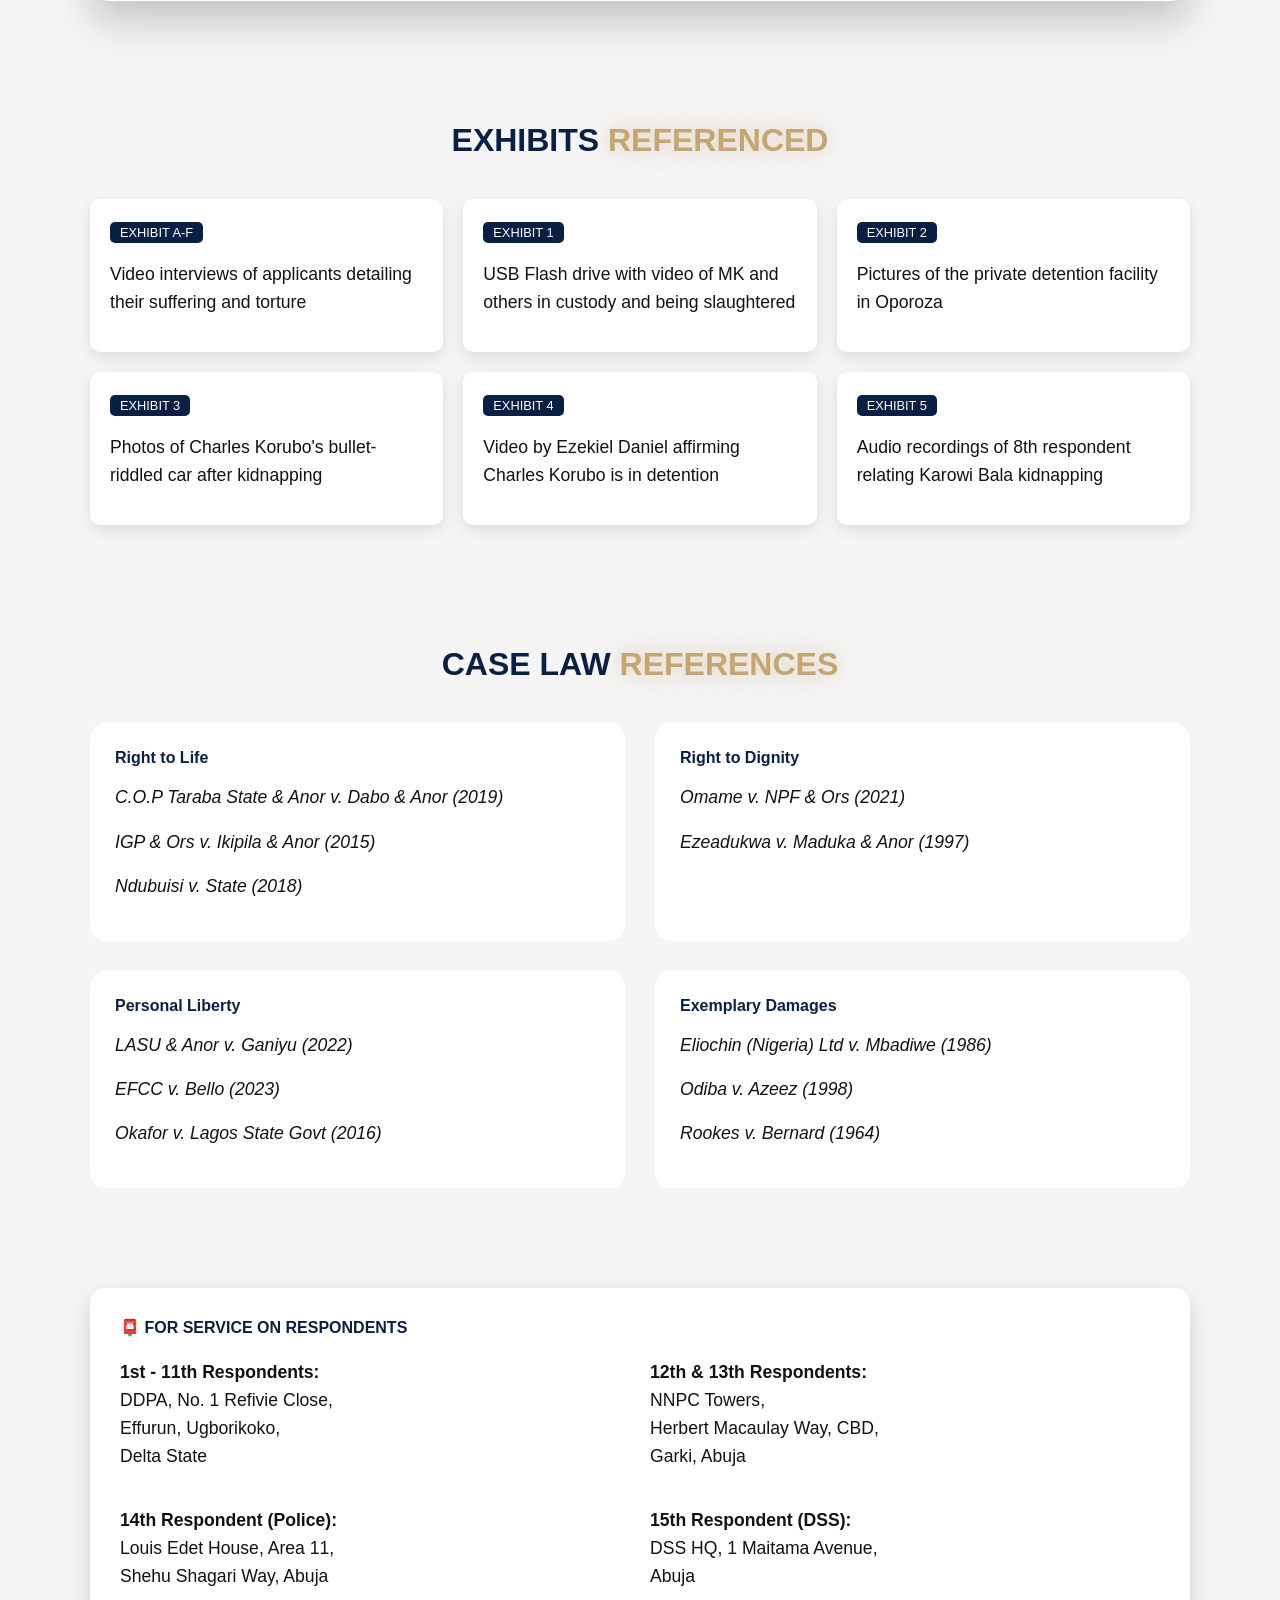
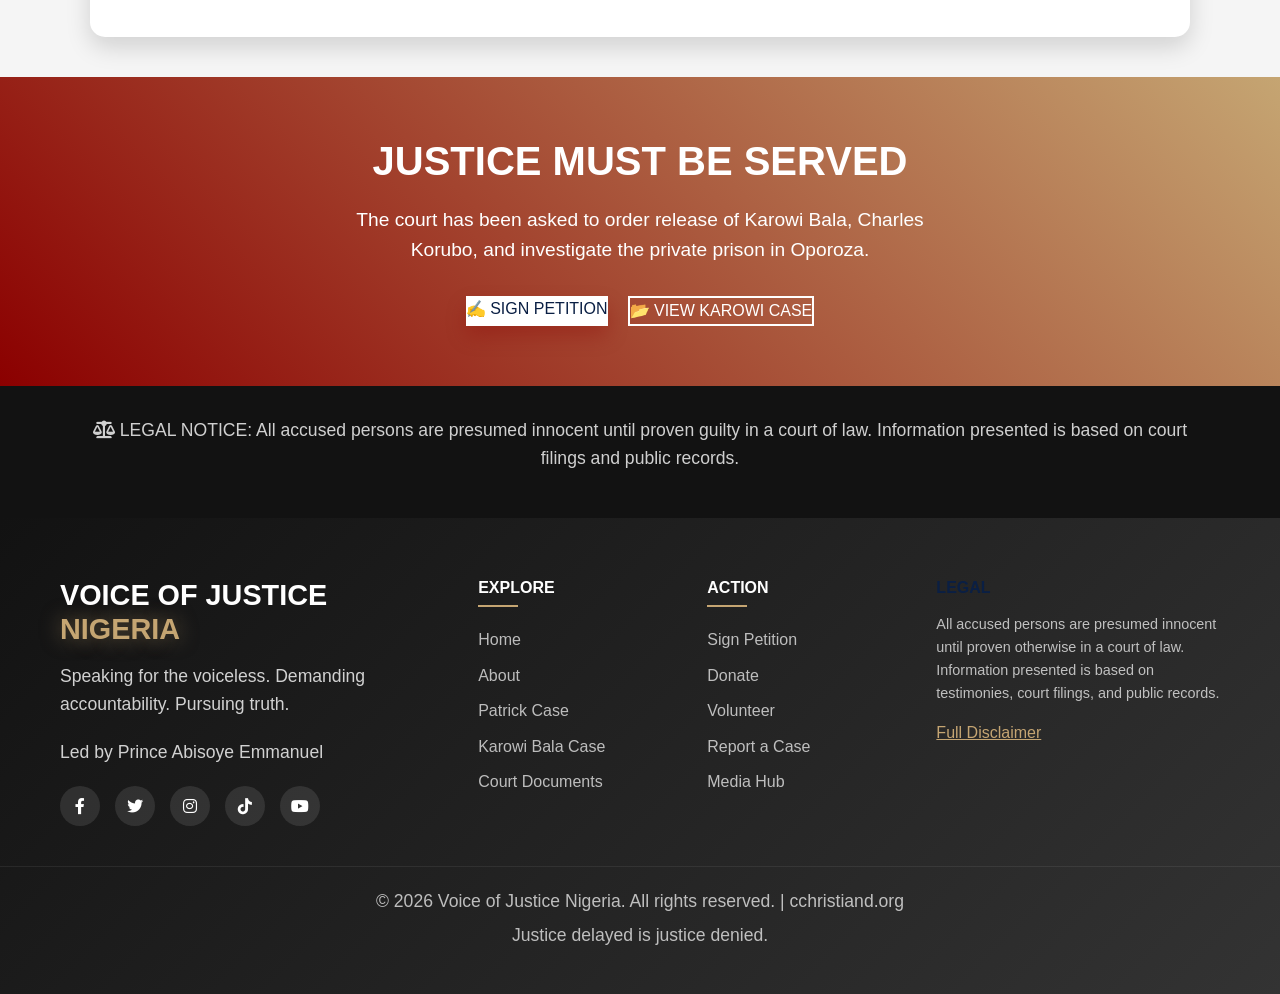
<file: court-documents.html>
<!DOCTYPE html>
<html lang="en">
<head>
    <meta charset="UTF-8">
    <meta name="viewport" content="width=device-width, initial-scale=1.0">
    <title>Court Documents - Fundamental Rights Case - Voice of Justice Nigeria</title>
    
    <!-- CSS Files -->
    <link rel="stylesheet" href="assets/css/style.css">
    <link rel="stylesheet" href="assets/css/animations.css">
    <link rel="stylesheet" href="assets/css/responsive.css">
    
    <!-- Font Awesome -->
    <link rel="stylesheet" href="https://cdnjs.cloudflare.com/ajax/libs/font-awesome/6.0.0/css/all.min.css">
</head>
<body>

<!-- ===== HEADER ===== -->
<header>
    <div class="header-container">
        <div class="logo">
            <div class="logo-text">VOICE OF JUSTICE<br><span>NIGERIA</span></div>
        </div>
        
        <div class="menu-toggle"><i class="fas fa-bars"></i></div>
        
        <nav class="nav-menu">
            <a href="index.html">Home</a>
            <a href="about.html">About</a>
            <a href="patrick-case.html">Patrick Case</a>
            <a href="karowi-case.html">Karowi Bala</a>
            <a href="court-documents.html" class="active">Documents</a>
            <a href="media-hub.html">Media</a>
            <a href="petition.html">Petition</a>
            <a href="contact.html">Contact</a>
        </nav>
    </div>
</header>

<!-- ===== PAGE HEADER ===== -->
<section style="background: var(--gradient-primary); padding: 120px 0 60px; color: white; text-align: center;">
    <div class="container">
        <h1 style="color: white; font-size: 3.5rem;">COURT <span class="gold-text">DOCUMENTS</span></h1>
        <p style="font-size: 1.3rem; max-width: 700px; margin: 20px auto;">Fundamental Rights Enforcement Suit - Federal High Court, Abuja</p>
        <div style="background: rgba(255,255,255,0.1); padding: 15px 25px; border-radius: 50px; display: inline-block; margin-top: 20px;">
            <i class="fas fa-gavel"></i> Filed: March 7, 2025
        </div>
    </div>
</section>

<!-- ===== CASE OVERVIEW ===== -->
<section style="padding: 60px 0;">
    <div class="container">
        <div style="background: white; padding: 40px; border-radius: 20px; box-shadow: var(--shadow-xl);">
            <h3 style="color: var(--primary); margin-bottom: 20px;">⚖️ CASE OVERVIEW</h3>
            <p style="font-size: 1.2rem; margin-bottom: 30px;">This is an Application for Enforcement of Fundamental Rights filed at the Federal High Court, Abuja pursuant to Sections 33, 34, 35, 41 and 46 of the Constitution of the Federal Republic of Nigeria, 1999 (as amended); Articles 5, 6 and 12 of the African Charter on Human and Peoples' Rights (Ratification and Enforcement) Act, and Order II Rules 1, 2 and 3 of the Fundamental Rights (Enforcement Procedure) Rules 2009.</p>
            
            <div style="background: var(--light); padding: 20px; border-radius: 10px; margin: 20px 0;">
                <p><strong>Suit No:</strong> FHC/ABJ/... (to be assigned)</p>
                <p><strong>Date Filed:</strong> March 7, 2025</p>
                <p><strong>Counsel:</strong> Oluwafemi O. Aweda, Esq.; OluwaSeye Adeboye, Esq.; Olaniyi Anjorin, Esq.; Amina Idris - Aweda & Partners Law Firm</p>
            </div>
        </div>
    </div>
</section>

<!-- ===== PARTIES INVOLVED ===== -->
<section style="padding: 40px 0;">
    <div class="container">
        <div style="display: grid; grid-template-columns: 1fr 1fr; gap: 30px;">
            <!-- APPLICANTS -->
            <div style="background: white; padding: 30px; border-radius: 20px; box-shadow: var(--shadow-lg);">
                <h3 style="color: var(--primary); margin-bottom: 20px; display: flex; align-items: center;">
                    <i class="fas fa-users" style="color: var(--secondary); margin-right: 10px;"></i> APPLICANTS
                </h3>
                <ol style="list-style-type: decimal; padding-left: 20px;">
                    <li style="margin-bottom: 8px;">PETER ZEBLON</li>
                    <li style="margin-bottom: 8px;">SAMUEL KPONAH</li>
                    <li style="margin-bottom: 8px;">ITOGWUNG SUNDAY MICHAEL</li>
                    <li style="margin-bottom: 8px;">MAN GBAGIDI</li>
                    <li style="margin-bottom: 8px;">MORRISON ARIGIDI</li>
                    <li style="margin-bottom: 8px;">SAMSON OVOMAJIRE</li>
                    <li style="margin-bottom: 8px;">MONDAY</li>
                    <li style="margin-bottom: 8px;">EMMANUEL ABAROWEI</li>
                    <li style="margin-bottom: 8px;">LONGLIFE KORUBO</li>
                </ol>
                <p style="margin-top: 15px; font-style: italic; color: var(--gray);">Note: Emmanuel Abarowe is the PA to Karowi Bala and direct eyewitness</p>
            </div>
            
            <!-- RESPONDENTS -->
            <div style="background: white; padding: 30px; border-radius: 20px; box-shadow: var(--shadow-lg);">
                <h3 style="color: var(--primary); margin-bottom: 20px; display: flex; align-items: center;">
                    <i class="fas fa-balance-scale" style="color: var(--secondary); margin-right: 10px;"></i> RESPONDENTS
                </h3>
                <ol style="list-style-type: decimal; padding-left: 20px;">
                    <li style="margin-bottom: 8px;"><strong>TANTITA SECURITY SERVICES NIG. LTD.</strong></li>
                    <li style="margin-bottom: 8px;"><strong>GOVERNMENT OWEIZIDE EKPOMUPOLO (TOMPOLO)</strong></li>
                    <li style="margin-bottom: 8px;">DENNIS BURUTU OTUARO</li>
                    <li style="margin-bottom: 8px;">MATHEW TONLAGHA</li>
                    <li style="margin-bottom: 8px;">GODFREY PONDI</li>
                    <li style="margin-bottom: 8px;">KESTON PONDI</li>
                    <li style="margin-bottom: 8px;">SIMEON BEBENIMIBO</li>
                    <li style="margin-bottom: 8px;"><strong>JOSHUA MACAIVER</strong></li>
                    <li style="margin-bottom: 8px;">KOMIEYEFA UDUBOH</li>
                    <li style="margin-bottom: 8px;">EBIPADE</li>
                    <li style="margin-bottom: 8px;">SUPER</li>
                    <li style="margin-bottom: 8px;">MR. MELE KYARI</li>
                    <li style="margin-bottom: 8px;">NIGERIA NATIONAL PETROLEUM CORPORATION LIMITED (NNPCL)</li>
                    <li style="margin-bottom: 8px;">THE NIGERIAN POLICE FORCE</li>
                    <li style="margin-bottom: 8px;">DEPARTMENT OF STATE SERVICES (DSS)</li>
                </ol>
                <p style="margin-top: 15px; background: var(--light); padding: 10px; border-radius: 5px;">
                    <i class="fas fa-exclamation-triangle" style="color: var(--accent);"></i> <strong>BODMAS KEMEPADEI</strong> is referenced throughout the affidavit (1st-11th Respondents include Bodmas and his associates)
                </p>
            </div>
        </div>
    </div>
</section>

<!-- ===== MAIN DOCUMENT CARD ===== -->
<section style="padding: 40px 0;">
    <div class="container">
        <div class="document-card featured" style="background: var(--gradient-primary); color: white; padding: 40px; border-radius: 20px;">
            <div style="display: flex; gap: 30px; align-items: center; flex-wrap: wrap;">
                <div style="font-size: 5rem;">
                    <i class="fas fa-file-pdf"></i>
                </div>
                <div style="flex: 1;">
                    <h4 style="color: white; font-size: 2rem; margin-bottom: 10px;">ORIGINATING MOTION</h4>
                    <p style="margin-bottom: 15px;">Application for the Enforcement of Fundamental Rights - Full Court Filing</p>
                    <div style="display: flex; gap: 15px; flex-wrap: wrap; margin-bottom: 20px;">
                        <span style="background: rgba(255,255,255,0.2); padding: 5px 15px; border-radius: 50px;">32 pages</span>
                        <span style="background: rgba(255,255,255,0.2); padding: 5px 15px; border-radius: 50px;">17 Reliefs Sought</span>
                        <span style="background: rgba(255,255,255,0.2); padding: 5px 15px; border-radius: 50px;">61 Paragraph Affidavit</span>
                    </div>
                    <a href="#" style="background: white; color: var(--primary); padding: 12px 30px; border-radius: 50px; display: inline-block; font-weight: 600;">📄 VIEW FULL DOCUMENT</a>
                </div>
            </div>
        </div>
    </div>
</section>

<!-- ===== THE 17 RELIEFS SOUGHT ===== -->
<section style="padding: 40px 0; background: var(--light);">
    <div class="container">
        <h3 style="text-align: center; margin-bottom: 40px;">THE <span class="gold-text">17 RELIEFS</span> SOUGHT</h3>
        
        <div style="display: grid; grid-template-columns: repeat(auto-fit, minmax(300px, 1fr)); gap: 20px;">
            
            <div style="background: white; padding: 25px; border-radius: 15px; box-shadow: var(--shadow-md);">
                <span style="background: var(--primary); color: white; width: 30px; height: 30px; display: inline-flex; align-items: center; justify-content: center; border-radius: 50%; margin-bottom: 15px;">1</span>
                <h4>DECLARATION</h4>
                <p>That the 1st to 11th Respondents, not being law enforcement authorities, have no right to arrest, detain, torture or maltreat the Applicants.</p>
            </div>
            
            <div style="background: white; padding: 25px; border-radius: 15px; box-shadow: var(--shadow-md);">
                <span style="background: var(--primary); color: white; width: 30px; height: 30px; display: inline-flex; align-items: center; justify-content: center; border-radius: 50%; margin-bottom: 15px;">2</span>
                <h4>DECLARATION</h4>
                <p>That the Applicants' Right to Life under Section 33 includes protection from unlawful arrest and detention.</p>
            </div>
            
            <div style="background: white; padding: 25px; border-radius: 15px; box-shadow: var(--shadow-md);">
                <span style="background: var(--primary); color: white; width: 30px; height: 30px; display: inline-flex; align-items: center; justify-content: center; border-radius: 50%; margin-bottom: 15px;">3</span>
                <h4>DECLARATION</h4>
                <p>That the arrest and prolonged detention of the Applicants is unlawful, illegal and unconstitutional.</p>
            </div>
            
            <div style="background: white; padding: 25px; border-radius: 15px; box-shadow: var(--shadow-md);">
                <span style="background: var(--primary); color: white; width: 30px; height: 30px; display: inline-flex; align-items: center; justify-content: center; border-radius: 50%; margin-bottom: 15px;">4</span>
                <h4>DECLARATION</h4>
                <p>That the torture and degrading treatment violates Section 34 (Right to Dignity of Human Person).</p>
            </div>
            
            <div style="background: white; padding: 25px; border-radius: 15px; box-shadow: var(--shadow-md);">
                <span style="background: var(--primary); color: white; width: 30px; height: 30px; display: inline-flex; align-items: center; justify-content: center; border-radius: 50%; margin-bottom: 15px;">5</span>
                <h4>DECLARATION</h4>
                <p>That the arrest and detention violates Section 35 (Right to Personal Liberty).</p>
            </div>
            
            <div style="background: white; padding: 25px; border-radius: 15px; box-shadow: var(--shadow-md);">
                <span style="background: var(--primary); color: white; width: 30px; height: 30px; display: inline-flex; align-items: center; justify-content: center; border-radius: 50%; margin-bottom: 15px;">6</span>
                <h4>DECLARATION</h4>
                <p>That the arrest and detention violates Section 41 (Right to Freedom of Movement).</p>
            </div>
            
            <div style="background: white; padding: 25px; border-radius: 15px; box-shadow: var(--shadow-md);">
                <span style="background: var(--primary); color: white; width: 30px; height: 30px; display: inline-flex; align-items: center; justify-content: center; border-radius: 50%; margin-bottom: 15px;">7</span>
                <h4>DECLARATION</h4>
                <p>That the operation of a private/personal prison by the 1st and 2nd respondents is unconstitutional and illegal.</p>
            </div>
            
            <div style="background: white; padding: 25px; border-radius: 15px; box-shadow: var(--shadow-md);">
                <span style="background: var(--primary); color: white; width: 30px; height: 30px; display: inline-flex; align-items: center; justify-content: center; border-radius: 50%; margin-bottom: 15px;">8</span>
                <h4>ORDER</h4>
                <p>Mandating release of all persons currently incarcerated in the Oporoza prison.</p>
            </div>
            
            <div style="background: white; padding: 25px; border-radius: 15px; box-shadow: var(--shadow-md);">
                <span style="background: var(--primary); color: white; width: 30px; height: 30px; display: inline-flex; align-items: center; justify-content: center; border-radius: 50%; margin-bottom: 15px;">9</span>
                <h4>ORDER</h4>
                <p>Directing release of CHARLES KORUBO, being held in Oporoza.</p>
            </div>
            
            <div style="background: white; padding: 25px; border-radius: 15px; box-shadow: var(--shadow-md);">
                <span style="background: var(--primary); color: white; width: 30px; height: 30px; display: inline-flex; align-items: center; justify-content: center; border-radius: 50%; margin-bottom: 15px;">10</span>
                <h4>ORDER</h4>
                <p>Directing release of CHIEF PRIEST KAROWEI BALA, being held in Oporoza.</p>
            </div>
            
            <div style="background: white; padding: 25px; border-radius: 15px; box-shadow: var(--shadow-md);">
                <span style="background: var(--primary); color: white; width: 30px; height: 30px; display: inline-flex; align-items: center; justify-content: center; border-radius: 50%; margin-bottom: 15px;">11</span>
                <h4>ORDER</h4>
                <p>Directing 12th and 13th Respondents to stop releasing funds to 1st and 2nd Respondents under any pipeline surveillance project.</p>
            </div>
            
            <div style="background: white; padding: 25px; border-radius: 15px; box-shadow: var(--shadow-md);">
                <span style="background: var(--primary); color: white; width: 30px; height: 30px; display: inline-flex; align-items: center; justify-content: center; border-radius: 50%; margin-bottom: 15px;">12</span>
                <h4>ORDER</h4>
                <p>Mandating Police and DSS to investigate the activities of 1st-11th Respondents regarding Oporoza private prison.</p>
            </div>
            
            <div style="background: white; padding: 25px; border-radius: 15px; box-shadow: var(--shadow-md);">
                <span style="background: var(--primary); color: white; width: 30px; height: 30px; display: inline-flex; align-items: center; justify-content: center; border-radius: 50%; margin-bottom: 15px;">13</span>
                <h4>INJUNCTION</h4>
                <p>Restraining 1st-11th Respondents from further arresting, detaining, torturing the Applicants.</p>
            </div>
            
            <div style="background: white; padding: 25px; border-radius: 15px; box-shadow: var(--shadow-md);">
                <span style="background: var(--primary); color: white; width: 30px; height: 30px; display: inline-flex; align-items: center; justify-content: center; border-radius: 50%; margin-bottom: 15px;">14</span>
                <h4>INJUNCTION</h4>
                <p>Restraining 12th and 13th Respondents from further releasing funds to 1st and 2nd Respondents.</p>
            </div>
            
            <div style="background: white; padding: 25px; border-radius: 15px; box-shadow: var(--shadow-md);">
                <span style="background: var(--primary); color: white; width: 30px; height: 30px; display: inline-flex; align-items: center; justify-content: center; border-radius: 50%; margin-bottom: 15px;">15</span>
                <h4>ORDER</h4>
                <p>Compelling 1st-11th Respondents to tender a formal written apology to the Applicants and publish in three national dailies.</p>
            </div>
            
            <div style="background: white; padding: 25px; border-radius: 15px; box-shadow: var(--shadow-md); border: 2px solid var(--accent);">
                <span style="background: var(--accent); color: white; width: 30px; height: 30px; display: inline-flex; align-items: center; justify-content: center; border-radius: 50%; margin-bottom: 15px;">16</span>
                <h4 style="color: var(--accent);">COMPENSATION</h4>
                <p style="font-size: 1.2rem; font-weight: bold;">₦100,000,000,000.00</p>
                <p>(One Hundred Billion Naira) for illegal, unlawful and unconstitutional arrest, detention, assault, humiliation.</p>
            </div>
            
            <div style="background: white; padding: 25px; border-radius: 15px; box-shadow: var(--shadow-md); border: 2px solid var(--accent);">
                <span style="background: var(--accent); color: white; width: 30px; height: 30px; display: inline-flex; align-items: center; justify-content: center; border-radius: 50%; margin-bottom: 15px;">17</span>
                <h4 style="color: var(--accent);">EXEMPLARY DAMAGES</h4>
                <p style="font-size: 1.2rem; font-weight: bold;">₦500,000,000,000.00</p>
                <p>(Five Hundred Billion Naira) general and exemplary damages in favour of the Applicants.</p>
            </div>
        </div>
    </div>
</section>

<!-- ===== KEY ALLEGATIONS FROM AFFIDAVIT ===== -->
<section style="padding: 60px 0;">
    <div class="container">
        <h3 style="text-align: center; margin-bottom: 40px;">KEY <span class="gold-text">ALLEGATIONS</span> FROM AFFIDAVIT</h3>
        
        <div style="display: grid; grid-template-columns: repeat(3, 1fr); gap: 25px;">
            
            <div style="background: var(--light); padding: 25px; border-radius: 15px;">
                <h4 style="color: var(--primary);">📌 Paragraph 22</h4>
                <p>"The 1st - 11th Respondents are Co-Conspirators as they illegally arrest and detain innocent citizens, and engage in acts of kidnapping, human trafficking, human slavery and forced labour, terrorism, terrorism financing, extra judicial killings, killing and utilisation of detained citizens for ritual sacrifices in Oporoza, Gbaramatu Kingdom."</p>
            </div>
            
            <div style="background: var(--light); padding: 25px; border-radius: 15px;">
                <h4 style="color: var(--primary);">📌 Paragraph 25</h4>
                <p>Exhibits A-F attached: Video interviews of applicants detailing their suffering and torture at the hands of 1st and 2nd Respondents' men.</p>
            </div>
            
            <div style="background: var(--light); padding: 25px; border-radius: 15px;">
                <h4 style="color: var(--primary);">📌 Paragraph 30</h4>
                <p>The 12th and 13th Respondents paid <strong>$370,807,173.00 USD</strong> for one year (Western Corridor) and another <strong>$370,807,173.00 USD</strong> for one year (Central Corridor) awarded to Tompolo's relative Mr. Mathew Tonlagha's company.</p>
            </div>
            
            <div style="background: var(--light); padding: 25px; border-radius: 15px;">
                <h4 style="color: var(--primary);">📌 Paragraph 34</h4>
                <p>Within the past few months, over <strong>2,000 automatic weapons</strong> were approved by compromised security officials and delivered to the 1st-11th Respondents in Ogulagha community and to the home of the 3rd Respondent.</p>
            </div>
            
            <div style="background: var(--light); padding: 25px; border-radius: 15px;">
                <h4 style="color: var(--primary);">📌 Paragraph 36-37</h4>
                <p>In 2021, the 1st-11th Respondents orchestrated the ritual killing of Mr. Mutu Mone (MK) from Ondo State and five other persons. Contrary to public reports, MK was kidnapped, detained, and ultimately sacrificed.</p>
            </div>
            
            <div style="background: var(--light); padding: 25px; border-radius: 15px;">
                <h4 style="color: var(--primary);">📌 Paragraph 38</h4>
                <p>Exhibit 1 (a) and (b): USB Flash drive containing video of MK and others in custody of 1st and 2nd respondents and consequently being slaughtered.</p>
            </div>
            
            <div style="background: var(--light); padding: 25px; border-radius: 15px;">
                <h4 style="color: var(--primary);">📌 Paragraph 42</h4>
                <p>Joshua Macaiver (8th Respondent) is a convicted kidnapper at Federal High Court, Kaduna in 2004, sentenced to 10 years but escaped from prison. He now orchestrates detention and illegal activities.</p>
            </div>
            
            <div style="background: var(--light); padding: 25px; border-radius: 15px;">
                <h4 style="color: var(--primary);">📌 Paragraph 43</h4>
                <p>Exhibit 2: Pictures showing the private detention facility in Oporoza, Gbaramatu Kingdom, Delta State.</p>
            </div>
            
            <div style="background: var(--light); padding: 25px; border-radius: 15px;">
                <h4 style="color: var(--primary);">📌 Paragraph 45-46</h4>
                <p>Charles Korubo was kidnapped by 15 vans of police and civil defence officers from his home in Bayelsa, shot at his vehicle, and taken to Oporoza. Exhibit 3 shows his bullet-riddled car.</p>
            </div>
            
            <div style="background: var(--light); padding: 25px; border-radius: 15px;">
                <h4 style="color: var(--primary);">📌 Paragraph 47</h4>
                <p>Exhibit 4: Video by Ezekiel Daniel (syndicate of 1st and 2nd respondents) affirming Charles Korubo is in their detention facility.</p>
            </div>
            
            <div style="background: var(--light); padding: 25px; border-radius: 15px;">
                <h4 style="color: var(--primary);">📌 Paragraph 48-52</h4>
                <p>On July 11, 2024, Chief Priest Karowi Bala was taken hostage by Bodmas Kemepadei on instruction of 1st and 2nd respondents, with complicity of Nigerian Civil Defense Corps. He was tortured and ultimately died in captivity.</p>
            </div>
            
            <div style="background: var(--light); padding: 25px; border-radius: 15px;">
                <h4 style="color: var(--primary);">📌 Paragraph 49</h4>
                <p>Exhibit 5: Audio recordings of 8th respondent relating the kidnapping of CHIEF PRIEST KAROWEI BALA.</p>
            </div>
        </div>
    </div>
</section>

<!-- ===== LEGAL ARGUMENTS ===== -->
<section style="background: var(--light); padding: 60px 0;">
    <div class="container">
        <h3 style="text-align: center; margin-bottom: 40px;">LEGAL <span class="gold-text">ARGUMENTS</span></h3>
        
        <div style="background: white; padding: 40px; border-radius: 20px; box-shadow: var(--shadow-lg);">
            <h4 style="color: var(--primary); margin-bottom: 20px;">CONSTITUTIONAL PROVISIONS CITED:</h4>
            <ul style="list-style-type: none; padding: 0;">
                <li style="margin-bottom: 15px; padding-left: 30px; position: relative;"><i class="fas fa-check-circle" style="color: var(--secondary); position: absolute; left: 0;"></i> <strong>Section 33:</strong> Right to Life</li>
                <li style="margin-bottom: 15px; padding-left: 30px; position: relative;"><i class="fas fa-check-circle" style="color: var(--secondary); position: absolute; left: 0;"></i> <strong>Section 34:</strong> Right to Dignity of Human Person</li>
                <li style="margin-bottom: 15px; padding-left: 30px; position: relative;"><i class="fas fa-check-circle" style="color: var(--secondary); position: absolute; left: 0;"></i> <strong>Section 35:</strong> Right to Personal Liberty</li>
                <li style="margin-bottom: 15px; padding-left: 30px; position: relative;"><i class="fas fa-check-circle" style="color: var(--secondary); position: absolute; left: 0;"></i> <strong>Section 41:</strong> Right to Freedom of Movement</li>
                <li style="margin-bottom: 15px; padding-left: 30px; position: relative;"><i class="fas fa-check-circle" style="color: var(--secondary); position: absolute; left: 0;"></i> <strong>Section 46:</strong> Right to Enforcement of Fundamental Rights</li>
            </ul>
            
            <h4 style="color: var(--primary); margin: 30px 0 20px;">AFRICAN CHARTER ON HUMAN AND PEOPLES' RIGHTS:</h4>
            <ul style="list-style-type: none; padding: 0;">
                <li style="margin-bottom: 15px; padding-left: 30px; position: relative;"><i class="fas fa-check-circle" style="color: var(--secondary); position: absolute; left: 0;"></i> <strong>Article 5:</strong> Right to dignity and prohibition of torture</li>
                <li style="margin-bottom: 15px; padding-left: 30px; position: relative;"><i class="fas fa-check-circle" style="color: var(--secondary); position: absolute; left: 0;"></i> <strong>Article 6:</strong> Right to liberty and security</li>
                <li style="margin-bottom: 15px; padding-left: 30px; position: relative;"><i class="fas fa-check-circle" style="color: var(--secondary); position: absolute; left: 0;"></i> <strong>Article 12:</strong> Right to freedom of movement</li>
            </ul>
            
            <div style="background: var(--gradient-primary); color: white; padding: 30px; border-radius: 15px; margin-top: 30px;">
                <p style="font-size: 1.2rem; font-style: italic;">"The Applicants submit that they have placed sufficient facts and materials before the court as to entitle them to the reliefs sought."</p>
                <p style="margin-top: 10px;">— Written Address, Paragraph 5.01</p>
            </div>
        </div>
    </div>
</section>

<!-- ===== EXHIBITS LIST ===== -->
<section style="padding: 60px 0;">
    <div class="container">
        <h3 style="text-align: center; margin-bottom: 40px;">EXHIBITS <span class="gold-text">REFERENCED</span></h3>
        
        <div style="display: grid; grid-template-columns: repeat(3, 1fr); gap: 20px;">
            
            <div style="background: white; padding: 20px; border-radius: 10px; box-shadow: var(--shadow-sm);">
                <span style="background: var(--primary); color: white; padding: 3px 10px; border-radius: 5px; font-size: 0.8rem;">EXHIBIT A-F</span>
                <p style="margin-top: 15px;">Video interviews of applicants detailing their suffering and torture</p>
            </div>
            
            <div style="background: white; padding: 20px; border-radius: 10px; box-shadow: var(--shadow-sm);">
                <span style="background: var(--primary); color: white; padding: 3px 10px; border-radius: 5px; font-size: 0.8rem;">EXHIBIT 1</span>
                <p style="margin-top: 15px;">USB Flash drive with video of MK and others in custody and being slaughtered</p>
            </div>
            
            <div style="background: white; padding: 20px; border-radius: 10px; box-shadow: var(--shadow-sm);">
                <span style="background: var(--primary); color: white; padding: 3px 10px; border-radius: 5px; font-size: 0.8rem;">EXHIBIT 2</span>
                <p style="margin-top: 15px;">Pictures of the private detention facility in Oporoza</p>
            </div>
            
            <div style="background: white; padding: 20px; border-radius: 10px; box-shadow: var(--shadow-sm);">
                <span style="background: var(--primary); color: white; padding: 3px 10px; border-radius: 5px; font-size: 0.8rem;">EXHIBIT 3</span>
                <p style="margin-top: 15px;">Photos of Charles Korubo's bullet-riddled car after kidnapping</p>
            </div>
            
            <div style="background: white; padding: 20px; border-radius: 10px; box-shadow: var(--shadow-sm);">
                <span style="background: var(--primary); color: white; padding: 3px 10px; border-radius: 5px; font-size: 0.8rem;">EXHIBIT 4</span>
                <p style="margin-top: 15px;">Video by Ezekiel Daniel affirming Charles Korubo is in detention</p>
            </div>
            
            <div style="background: white; padding: 20px; border-radius: 10px; box-shadow: var(--shadow-sm);">
                <span style="background: var(--primary); color: white; padding: 3px 10px; border-radius: 5px; font-size: 0.8rem;">EXHIBIT 5</span>
                <p style="margin-top: 15px;">Audio recordings of 8th respondent relating Karowi Bala kidnapping</p>
            </div>
        </div>
    </div>
</section>

<!-- ===== CASE LAW REFERENCES ===== -->
<section style="background: var(--light); padding: 60px 0;">
    <div class="container">
        <h3 style="text-align: center; margin-bottom: 40px;">CASE LAW <span class="gold-text">REFERENCES</span></h3>
        
        <div style="display: grid; grid-template-columns: repeat(2, 1fr); gap: 30px;">
            
            <div style="background: white; padding: 25px; border-radius: 15px;">
                <h4>Right to Life</h4>
                <p><em>C.O.P Taraba State & Anor v. Dabo & Anor (2019)</em></p>
                <p><em>IGP & Ors v. Ikipila & Anor (2015)</em></p>
                <p><em>Ndubuisi v. State (2018)</em></p>
            </div>
            
            <div style="background: white; padding: 25px; border-radius: 15px;">
                <h4>Right to Dignity</h4>
                <p><em>Omame v. NPF & Ors (2021)</em></p>
                <p><em>Ezeadukwa v. Maduka & Anor (1997)</em></p>
            </div>
            
            <div style="background: white; padding: 25px; border-radius: 15px;">
                <h4>Personal Liberty</h4>
                <p><em>LASU & Anor v. Ganiyu (2022)</em></p>
                <p><em>EFCC v. Bello (2023)</em></p>
                <p><em>Okafor v. Lagos State Govt (2016)</em></p>
            </div>
            
            <div style="background: white; padding: 25px; border-radius: 15px;">
                <h4>Exemplary Damages</h4>
                <p><em>Eliochin (Nigeria) Ltd v. Mbadiwe (1986)</em></p>
                <p><em>Odiba v. Azeez (1998)</em></p>
                <p><em>Rookes v. Bernard (1964)</em></p>
            </div>
        </div>
    </div>
</section>

<!-- ===== SERVICE ADDRESSES ===== -->
<section style="padding: 40px 0;">
    <div class="container">
        <div style="background: white; padding: 30px; border-radius: 15px; box-shadow: var(--shadow-md);">
            <h4 style="margin-bottom: 20px;">📮 FOR SERVICE ON RESPONDENTS</h4>
            
            <div style="display: grid; grid-template-columns: repeat(2, 1fr); gap: 20px;">
                <div>
                    <p><strong>1st - 11th Respondents:</strong><br>DDPA, No. 1 Refivie Close,<br>Effurun, Ugborikoko,<br>Delta State</p>
                </div>
                
                <div>
                    <p><strong>12th & 13th Respondents:</strong><br>NNPC Towers,<br>Herbert Macaulay Way, CBD,<br>Garki, Abuja</p>
                </div>
                
                <div>
                    <p><strong>14th Respondent (Police):</strong><br>Louis Edet House, Area 11,<br>Shehu Shagari Way, Abuja</p>
                </div>
                
                <div>
                    <p><strong>15th Respondent (DSS):</strong><br>DSS HQ, 1 Maitama Avenue,<br>Abuja</p>
                </div>
            </div>
        </div>
    </div>
</section>

<!-- ===== CALL TO ACTION ===== -->
<section style="background: var(--gradient-secondary); padding: 60px 0; color: white; text-align: center;">
    <div class="container">
        <h3 style="color: white; font-size: 2.5rem; margin-bottom: 20px;">JUSTICE MUST BE SERVED</h3>
        <p style="font-size: 1.2rem; max-width: 600px; margin: 0 auto 30px;">The court has been asked to order release of Karowi Bala, Charles Korubo, and investigate the private prison in Oporoza.</p>
        
        <div style="display: flex; gap: 20px; justify-content: center; flex-wrap: wrap;">
            <a href="petition.html" class="btn-primary" style="background: white; color: var(--primary);">✍️ SIGN PETITION</a>
            <a href="karowi-case.html" class="btn-secondary" style="border-color: white; color: white;">📂 VIEW KAROWI CASE</a>
        </div>
    </div>
</section>

<!-- ===== LEGAL DISCLAIMER ===== -->
<section style="padding: 30px 0; background: var(--dark); color: white;">
    <div class="container" style="text-align: center; font-size: 0.9rem; opacity: 0.8;">
        <p><i class="fas fa-balance-scale"></i> LEGAL NOTICE: All accused persons are presumed innocent until proven guilty in a court of law. Information presented is based on court filings and public records.</p>
    </div>
</section>

<!-- ===== FOOTER ===== -->
<footer class="premium-footer">
    <div class="footer-grid">
        <div class="footer-about">
            <h3>VOICE OF JUSTICE <span class="gold-text">NIGERIA</span></h3>
            <p>Speaking for the voiceless. Demanding accountability. Pursuing truth.</p>
            <p>Led by Prince Abisoye Emmanuel</p>
            <div class="social-links">
                <a href="#"><i class="fab fa-facebook-f"></i></a>
                <a href="#"><i class="fab fa-twitter"></i></a>
                <a href="#"><i class="fab fa-instagram"></i></a>
                <a href="#"><i class="fab fa-tiktok"></i></a>
                <a href="#"><i class="fab fa-youtube"></i></a>
            </div>
        </div>
        
        <div class="footer-links">
            <h4>EXPLORE</h4>
            <ul>
                <li><a href="index.html">Home</a></li>
                <li><a href="about.html">About</a></li>
                <li><a href="patrick-case.html">Patrick Case</a></li>
                <li><a href="karowi-case.html">Karowi Bala Case</a></li>
                <li><a href="court-documents.html">Court Documents</a></li>
            </ul>
        </div>
        
        <div class="footer-links">
            <h4>ACTION</h4>
            <ul>
                <li><a href="petition.html">Sign Petition</a></li>
                <li><a href="donate.html">Donate</a></li>
                <li><a href="volunteer.html">Volunteer</a></li>
                <li><a href="contact.html">Report a Case</a></li>
                <li><a href="media-hub.html">Media Hub</a></li>
            </ul>
        </div>
        
        <div class="footer-legal">
            <h4>LEGAL</h4>
            <p>All accused persons are presumed innocent until proven otherwise in a court of law. Information presented is based on testimonies, court filings, and public records.</p>
            <a href="legal-disclaimer.html">Full Disclaimer</a>
        </div>
    </div>
    
    <div class="footer-bottom">
        <p>© 2026 Voice of Justice Nigeria. All rights reserved. | cchristiand.org</p>
        <p>Justice delayed is justice denied.</p>
    </div>
</footer>

<!-- ===== JAVASCRIPT ===== -->
<script>
    // Mobile menu toggle
    document.querySelector('.menu-toggle').addEventListener('click', function() {
        document.querySelector('.nav-menu').classList.toggle('active');
    });

    // Header scroll effect
    window.addEventListener('scroll', function() {
        const header = document.querySelector('header');
        if (window.scrollY > 50) {
            header.classList.add('scrolled');
        } else {
            header.classList.remove('scrolled');
        }
    });
</script>

</body>
</html>
</file>
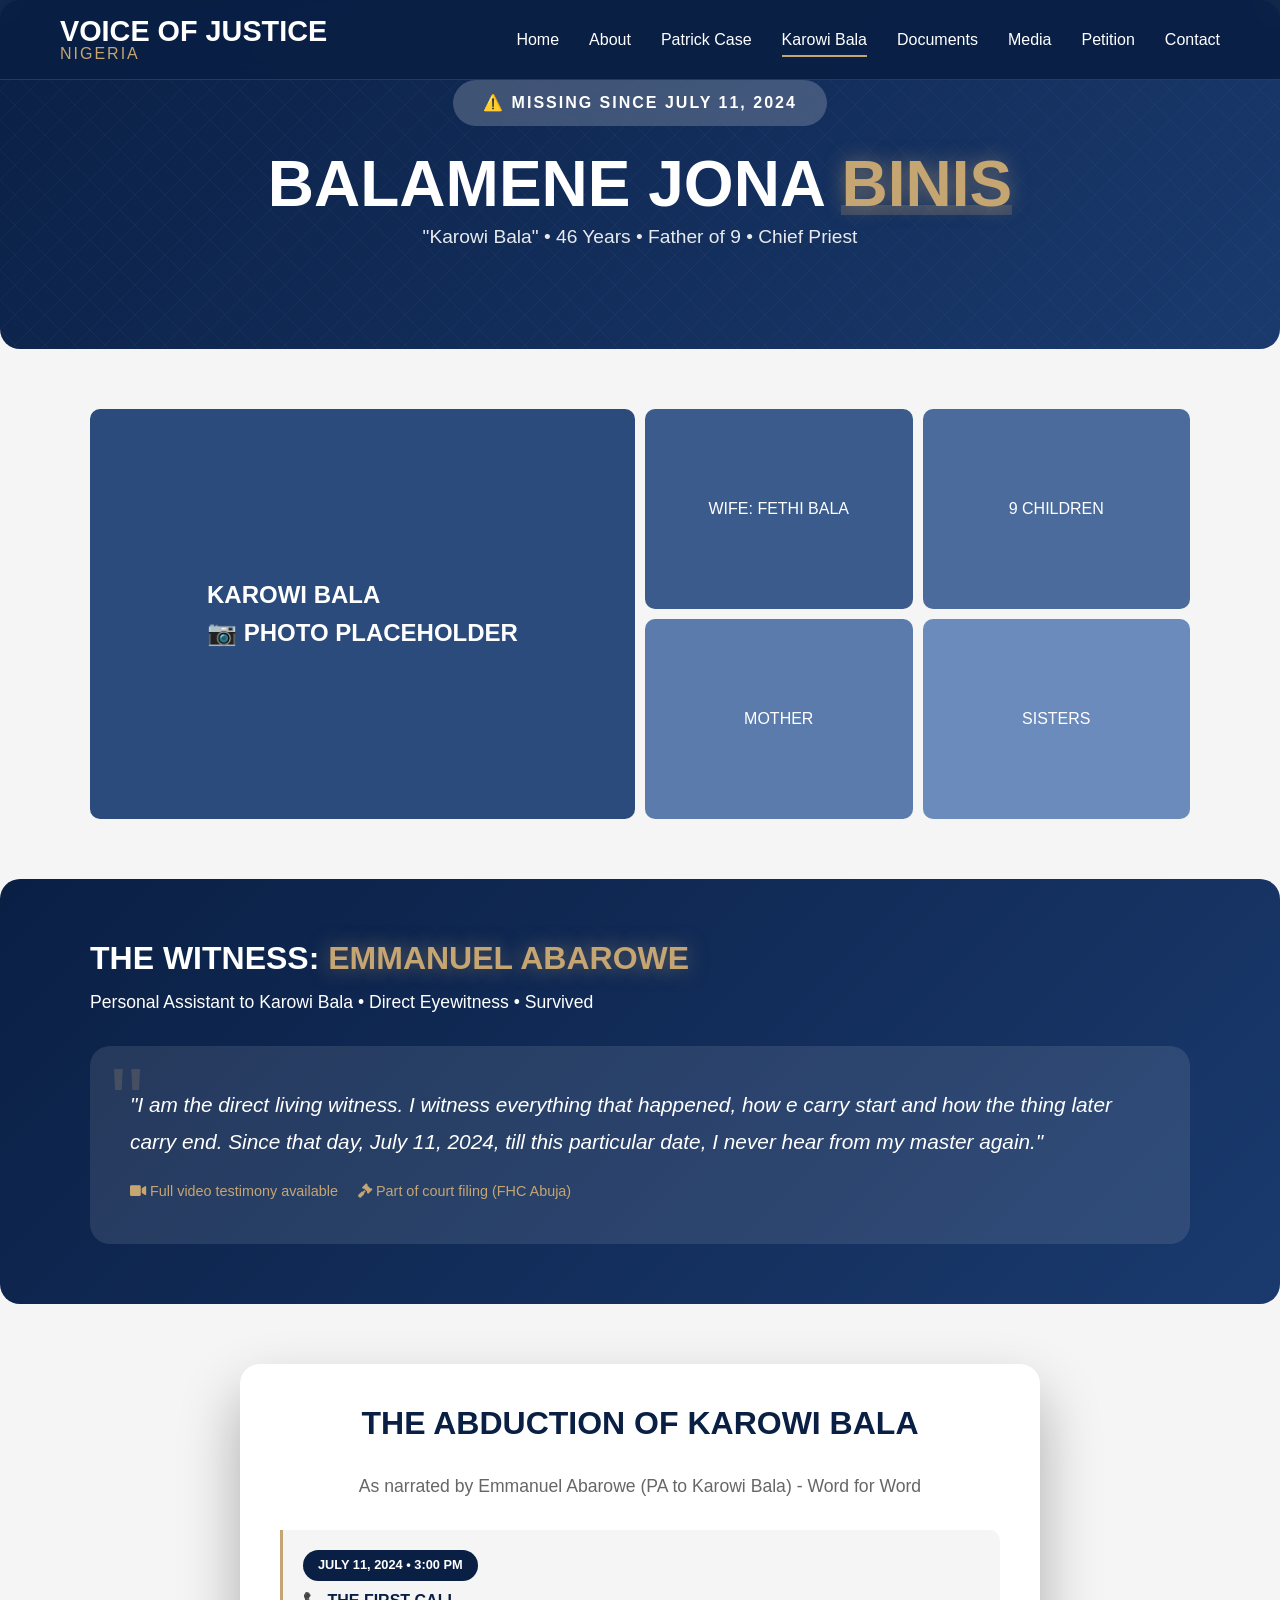
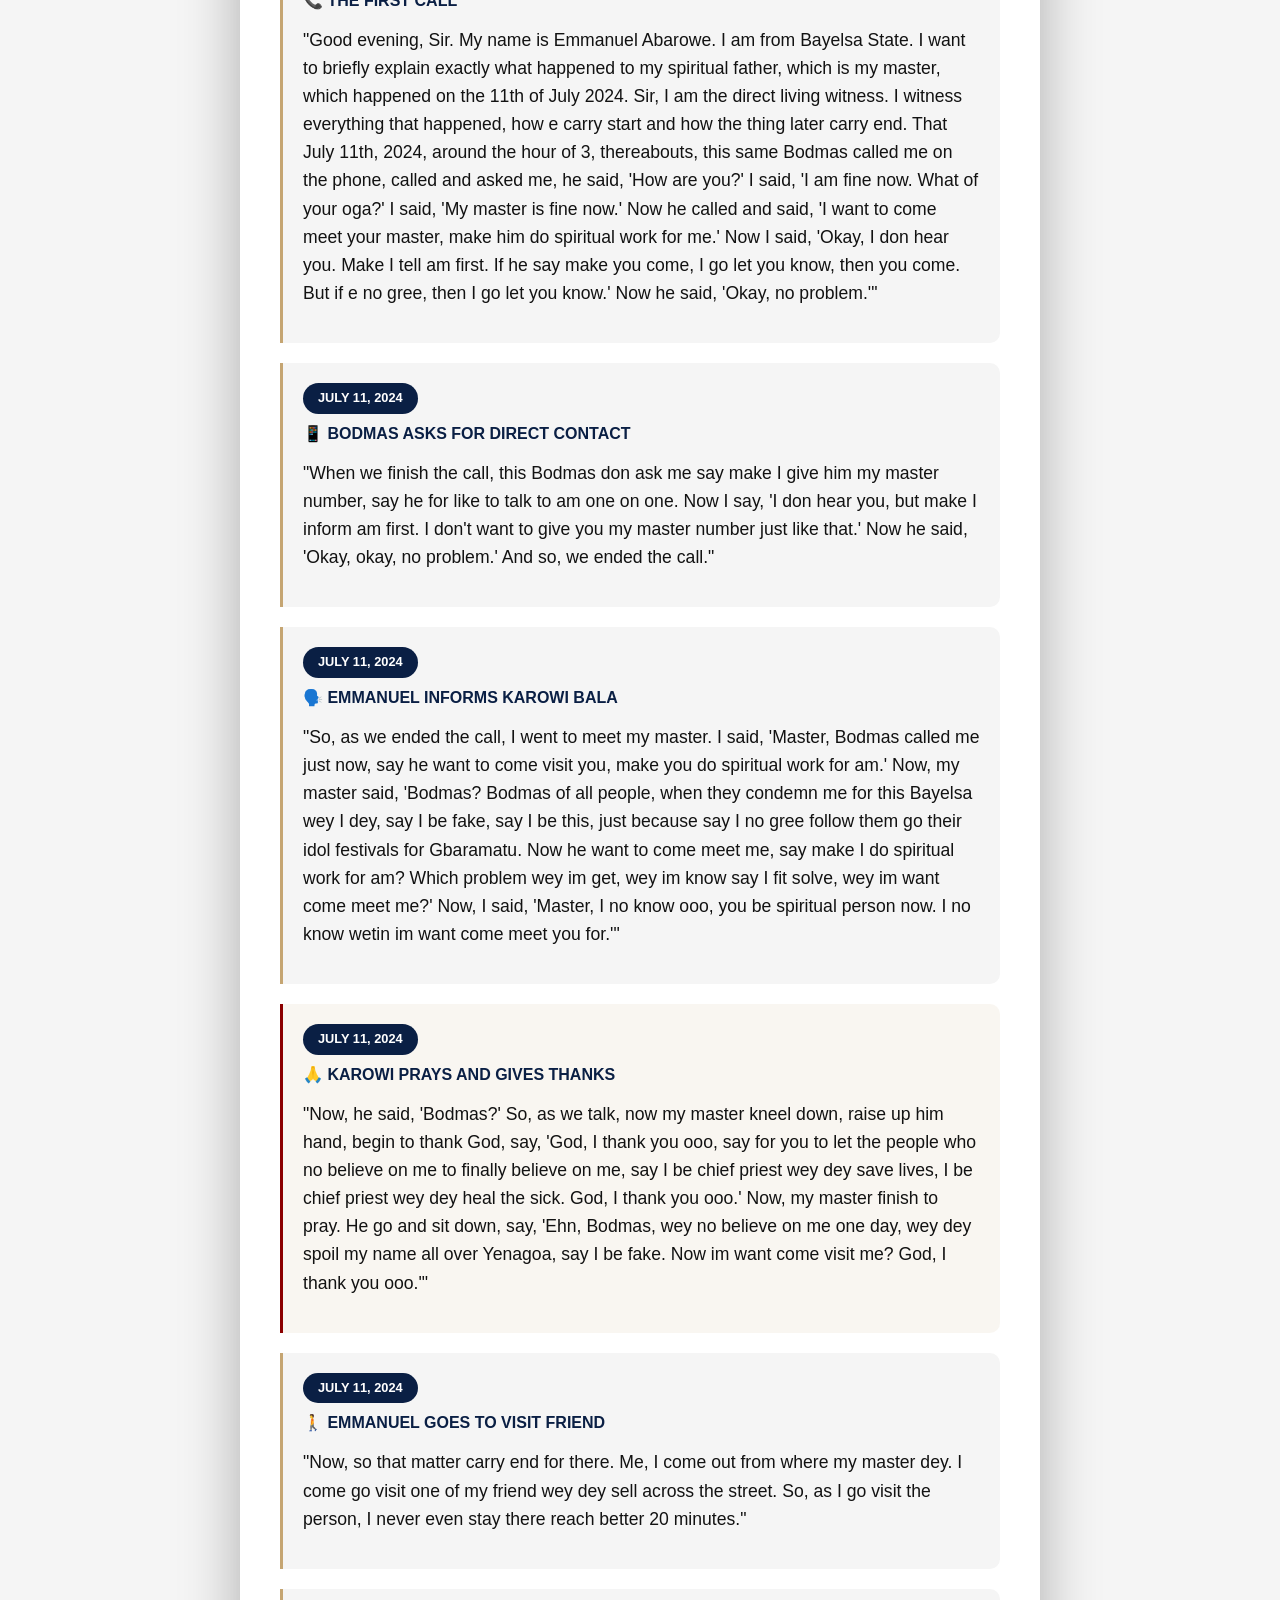
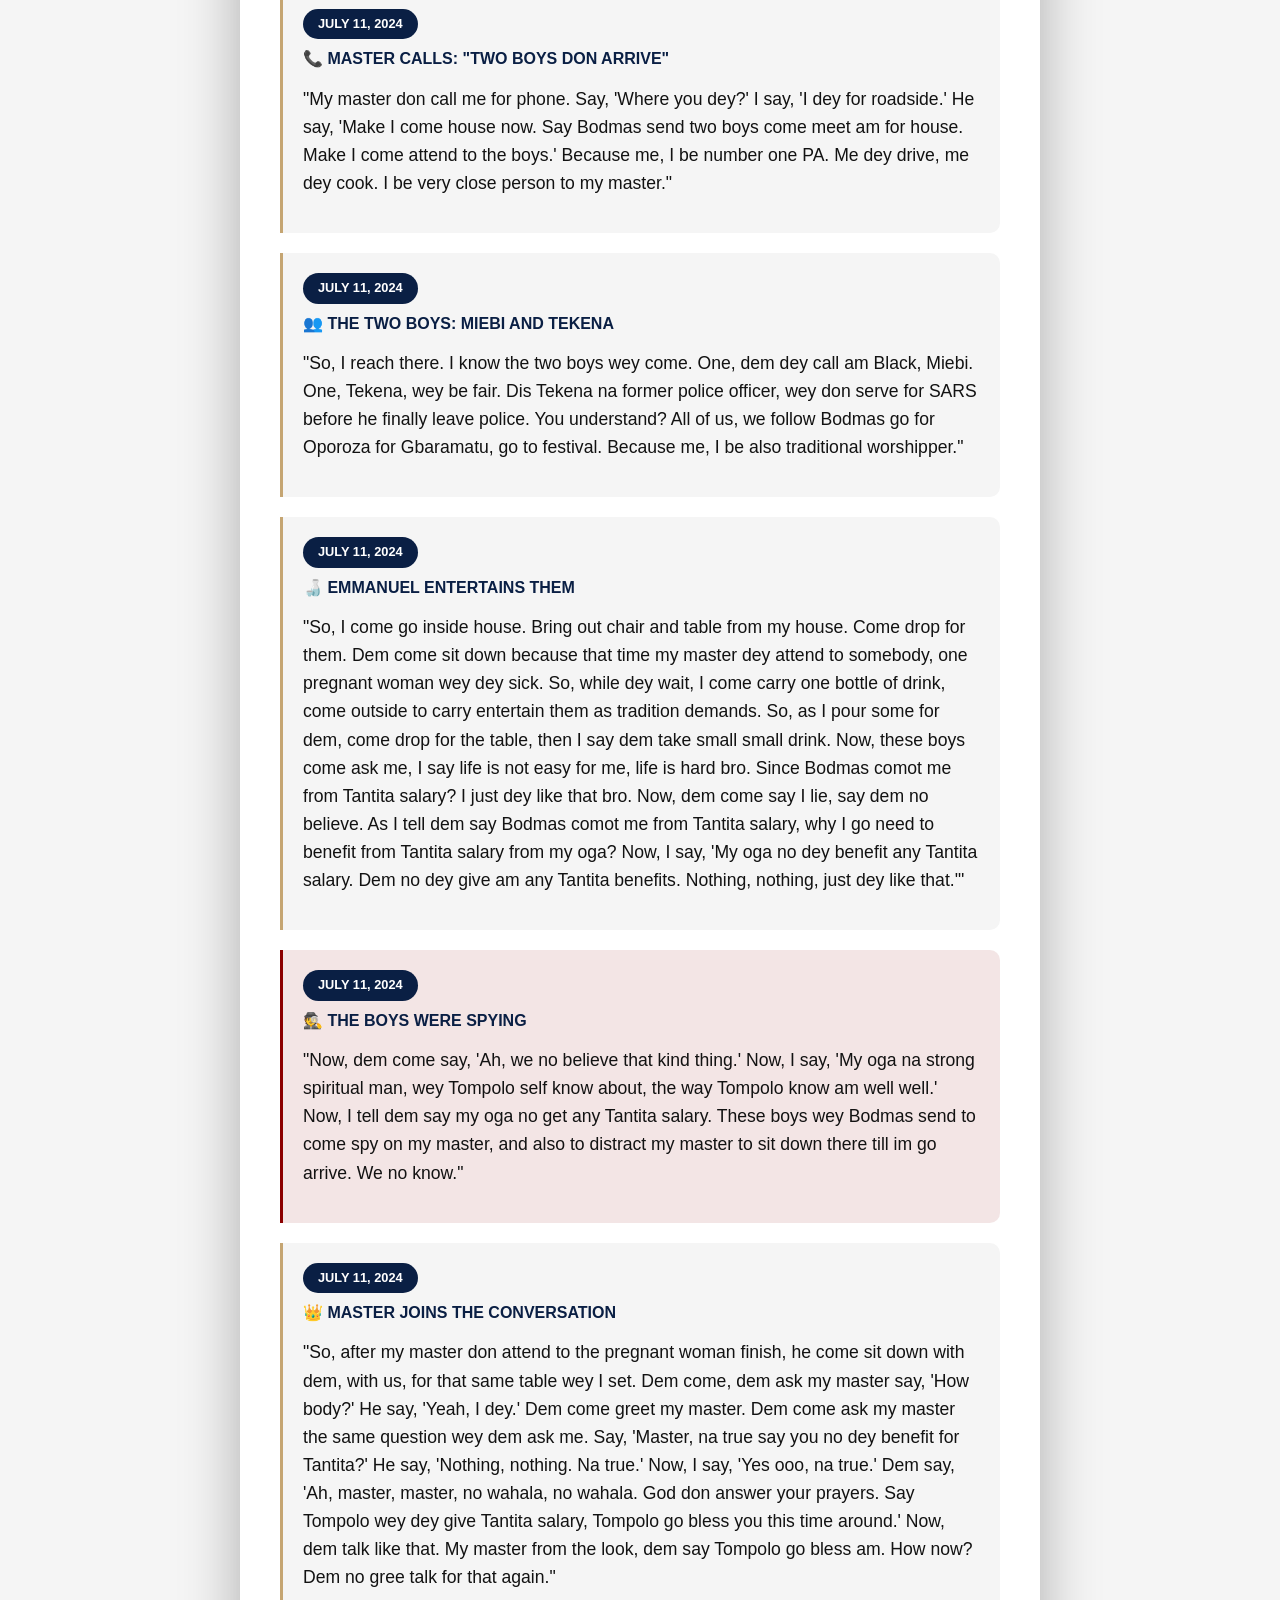
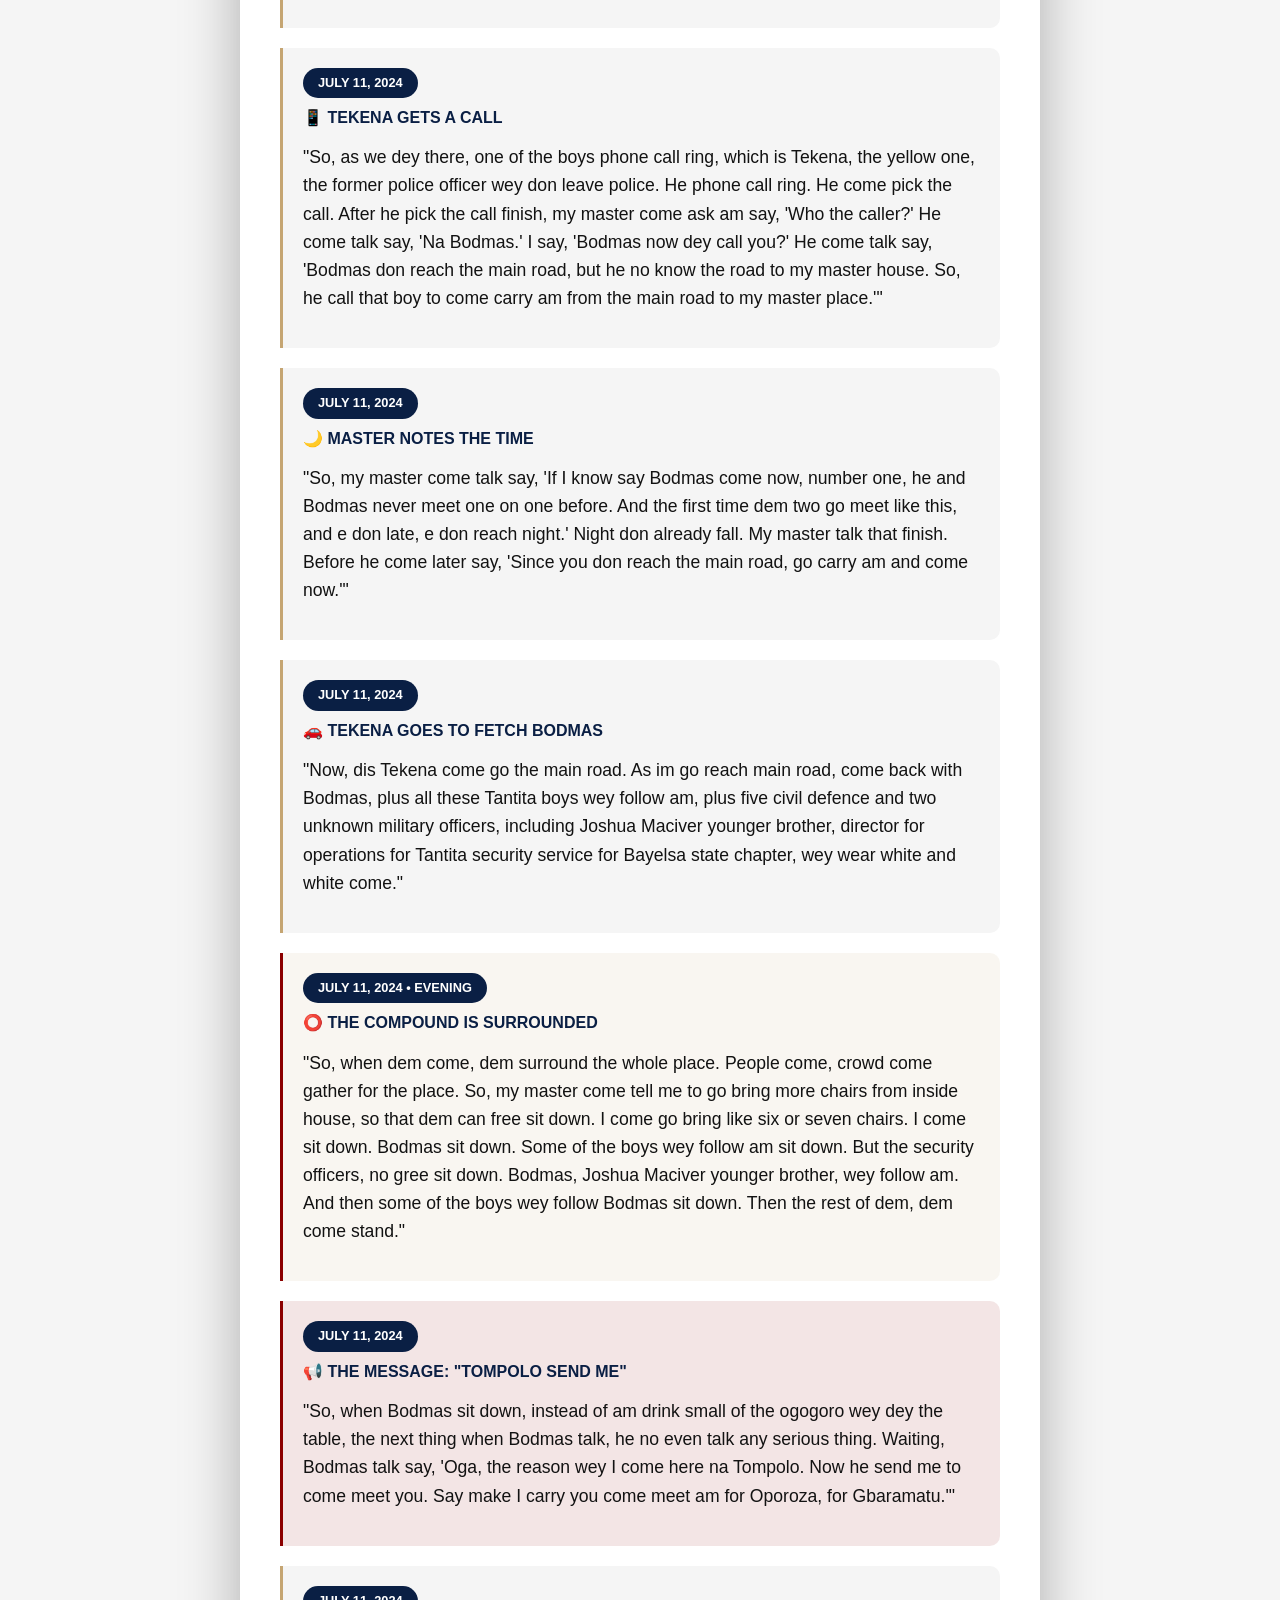
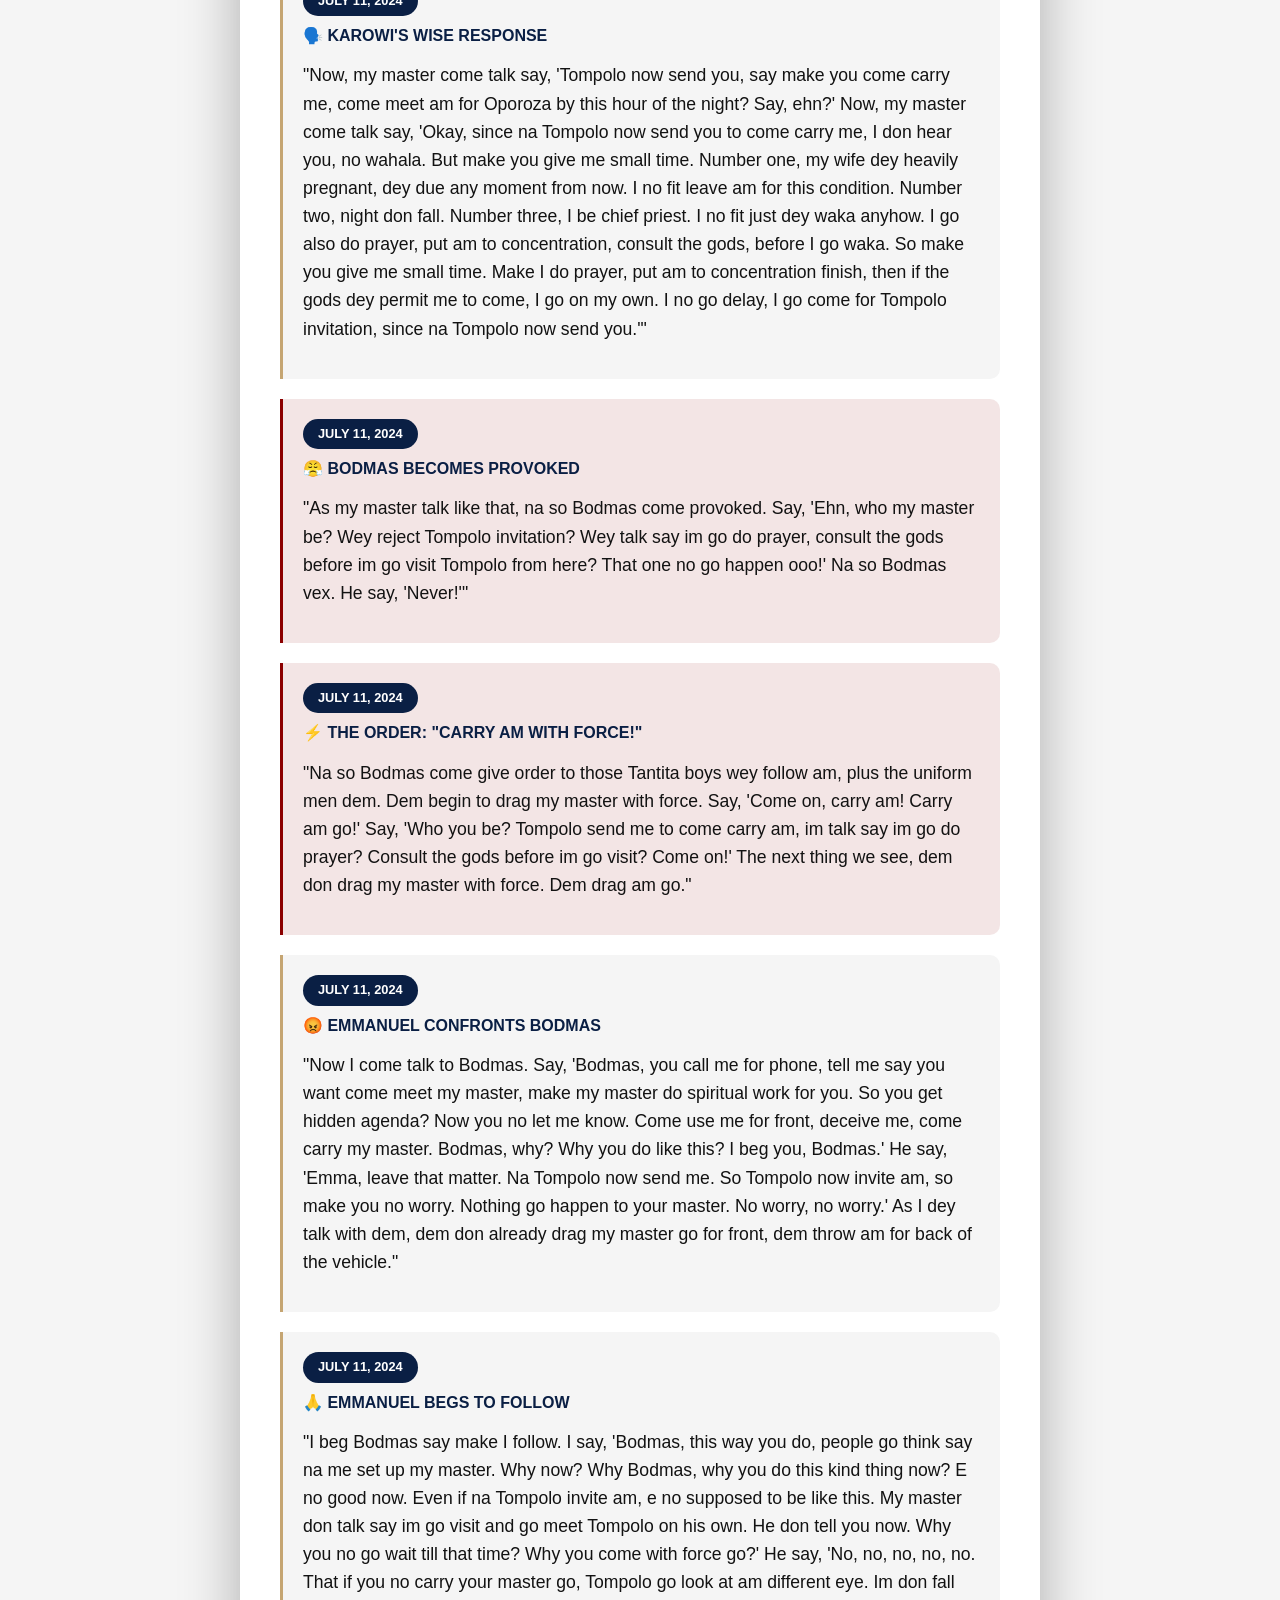
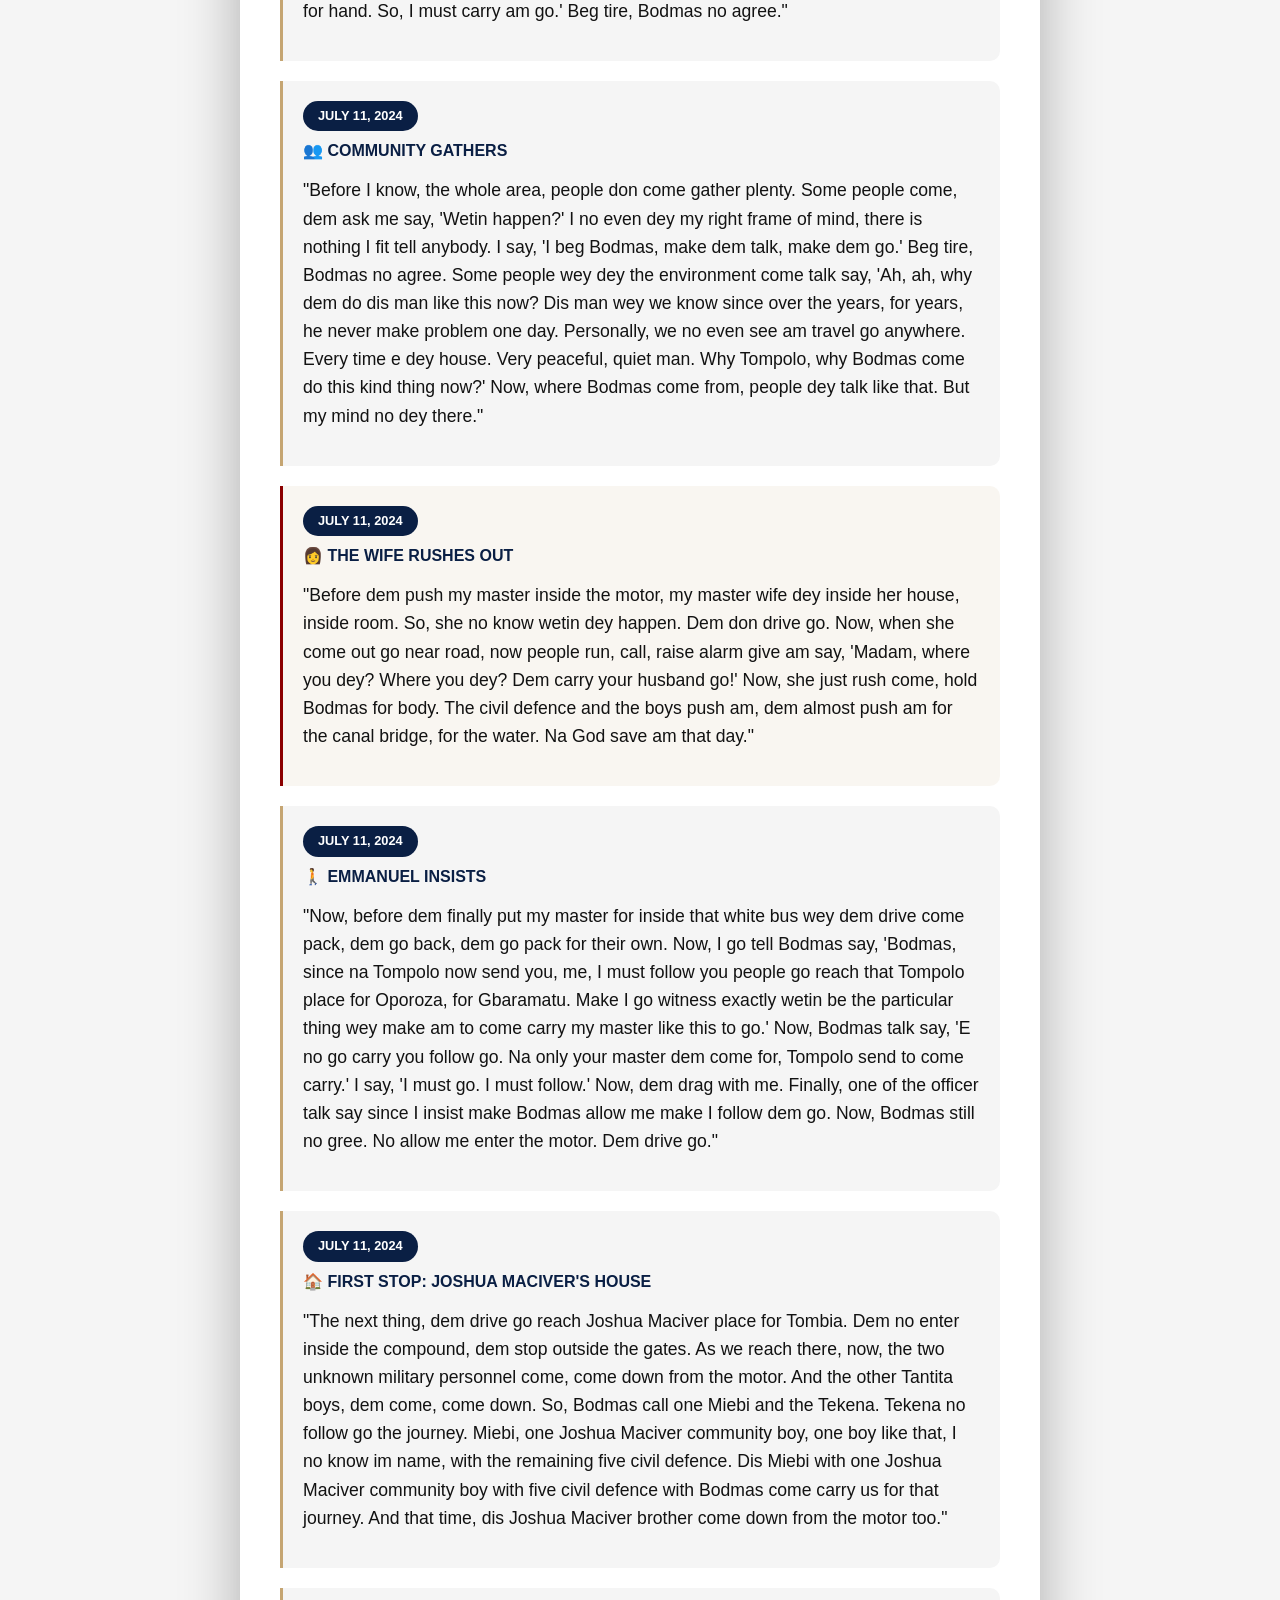
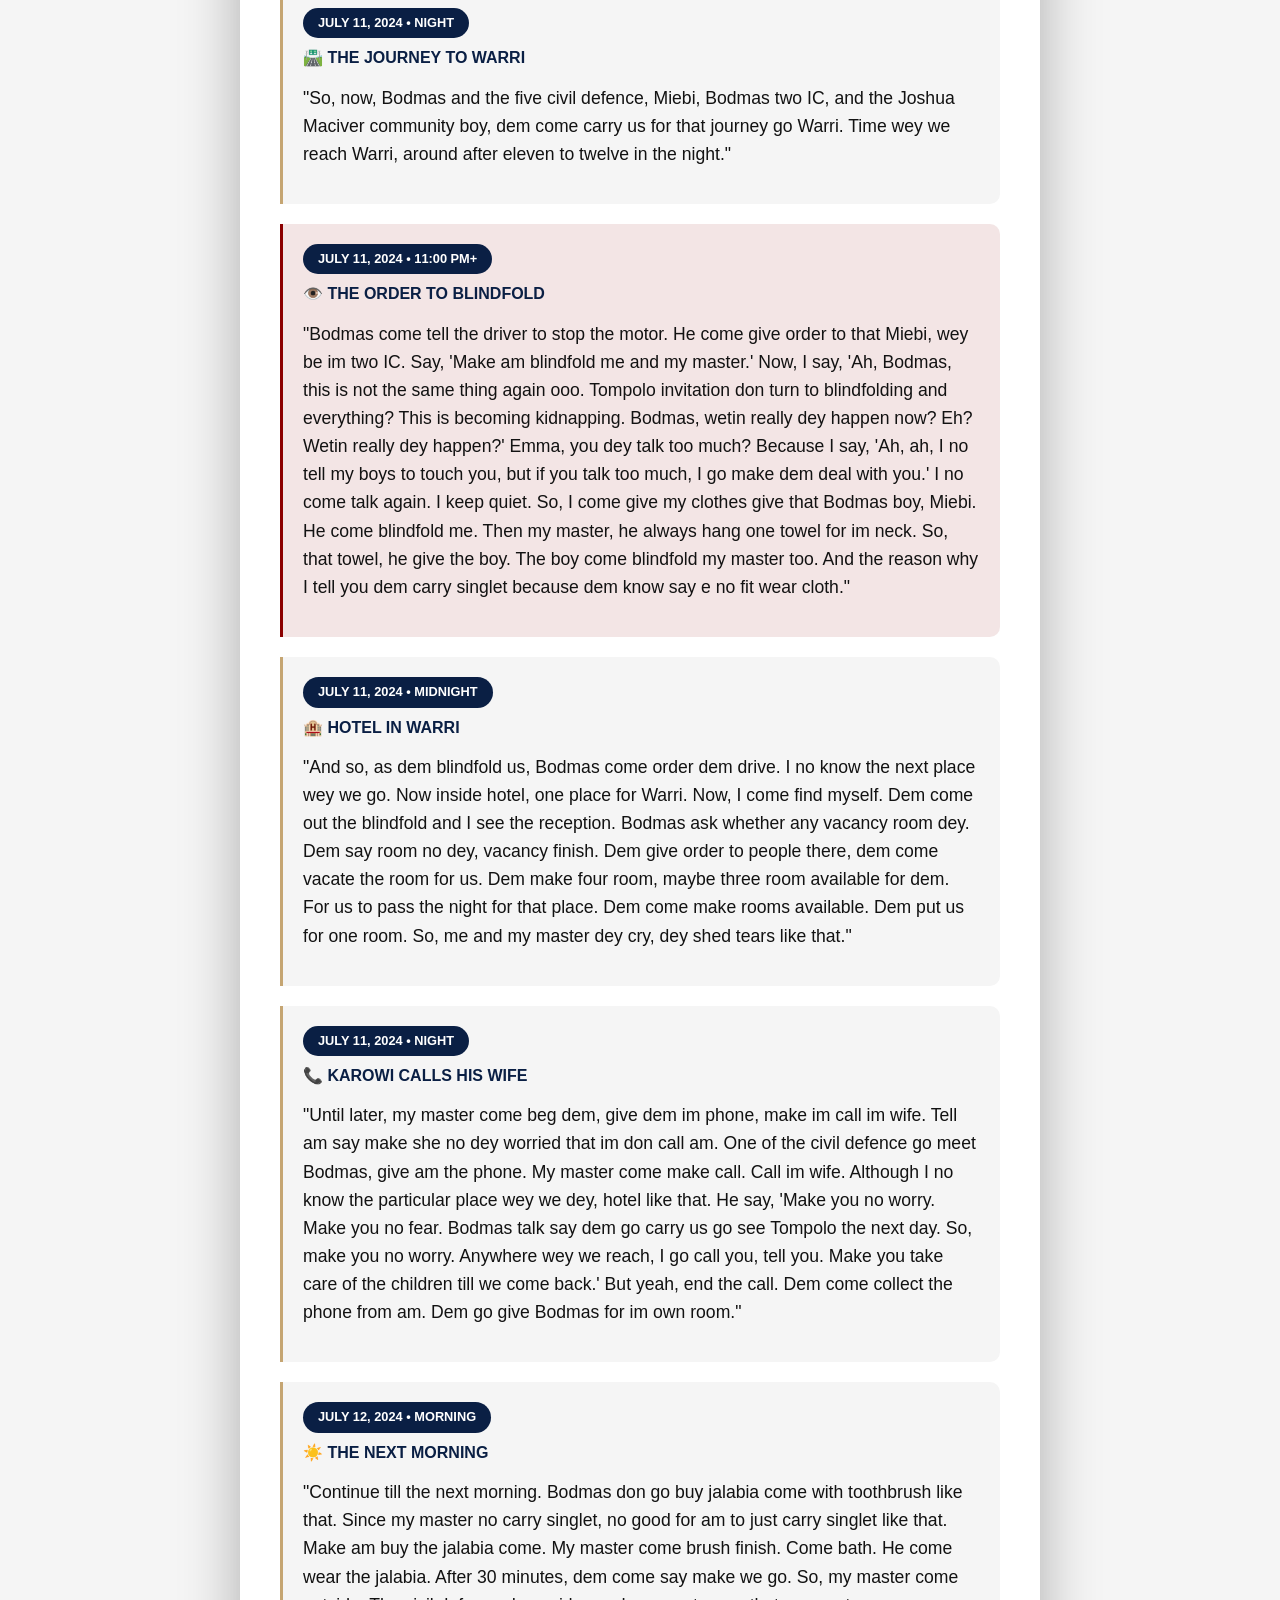
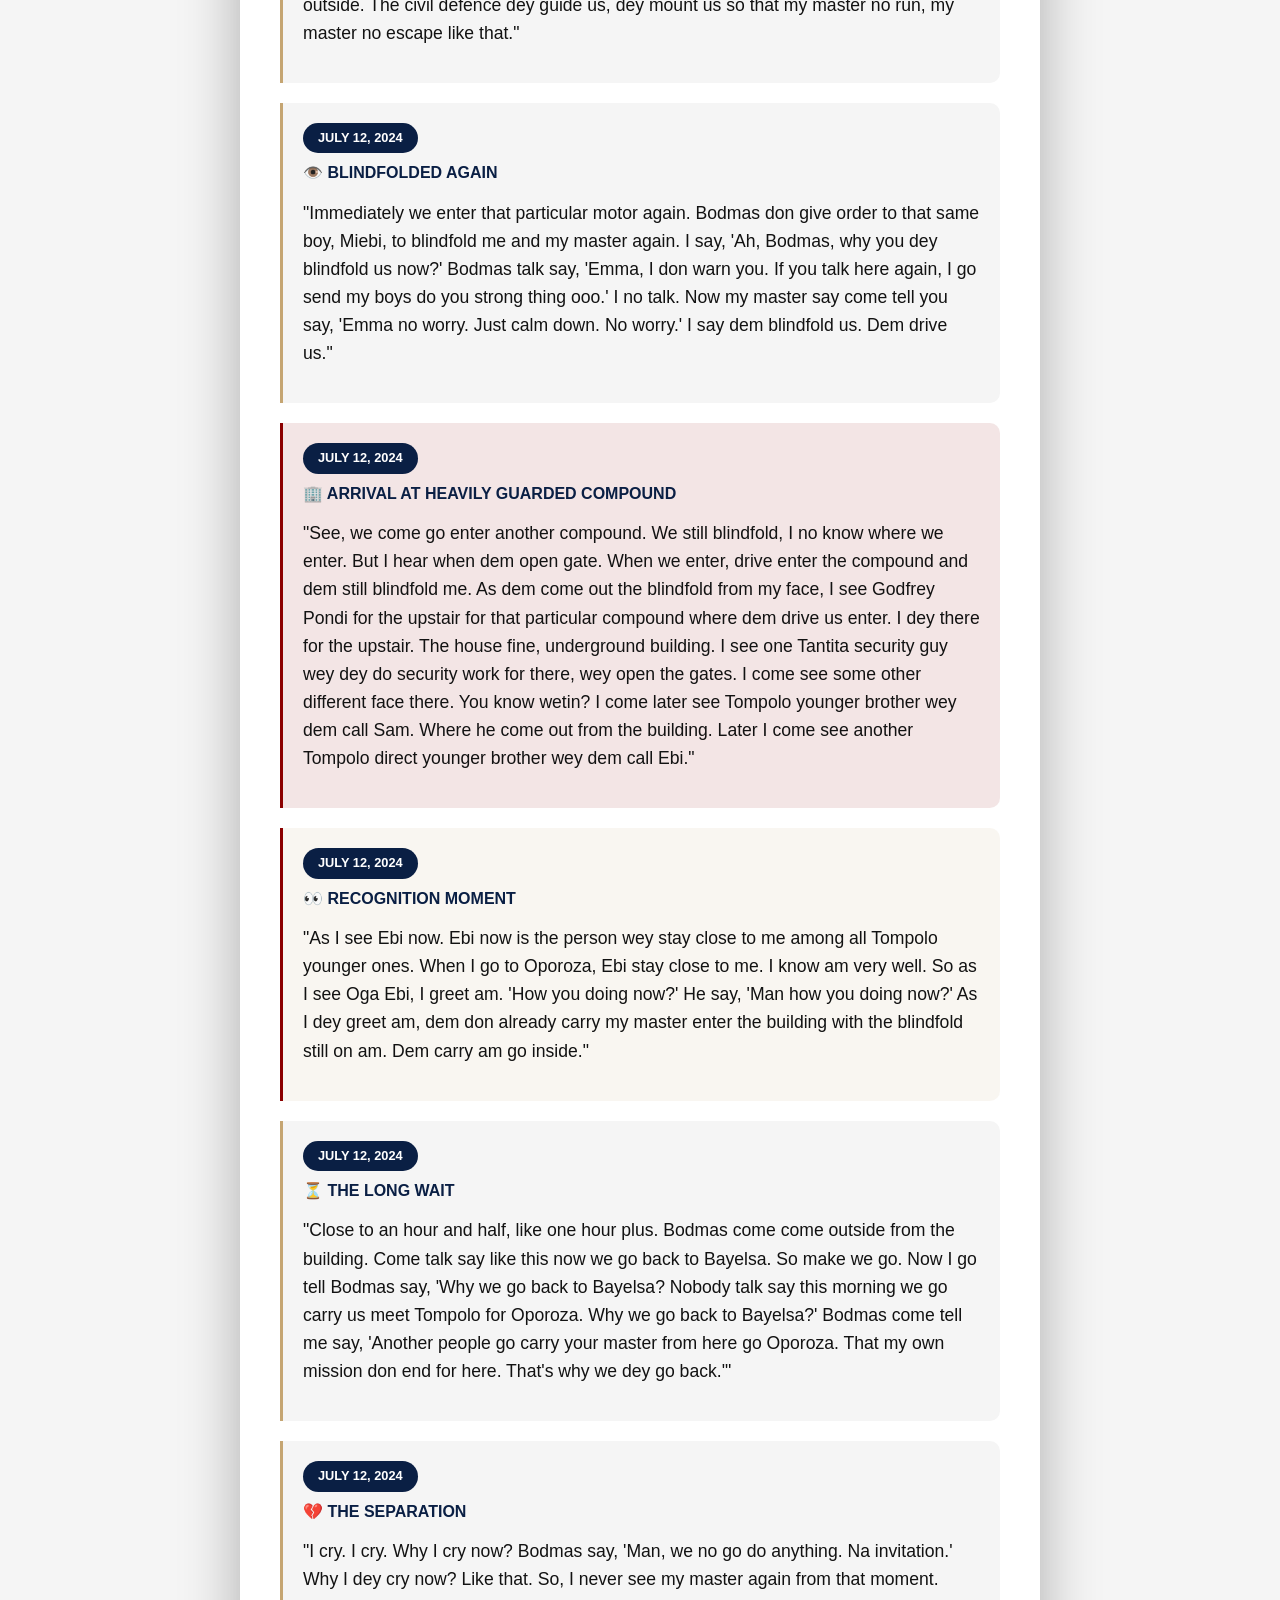
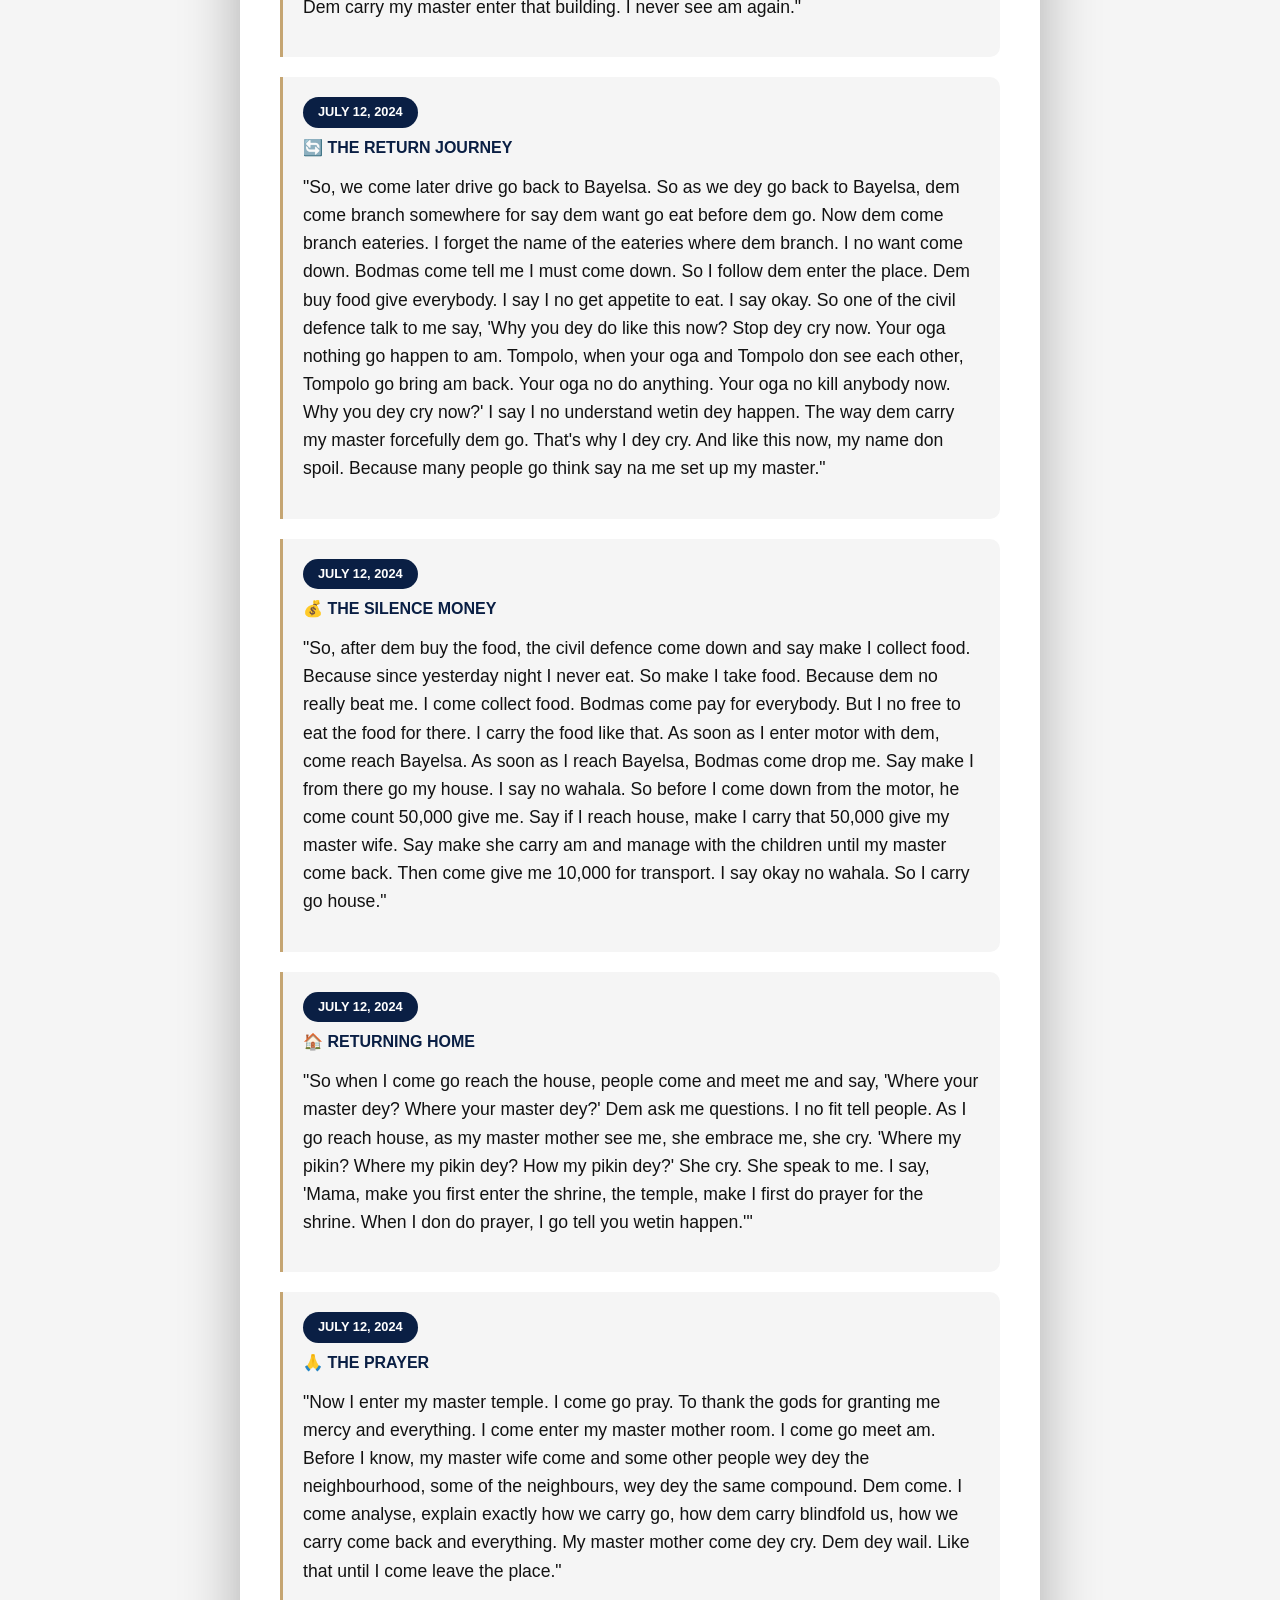
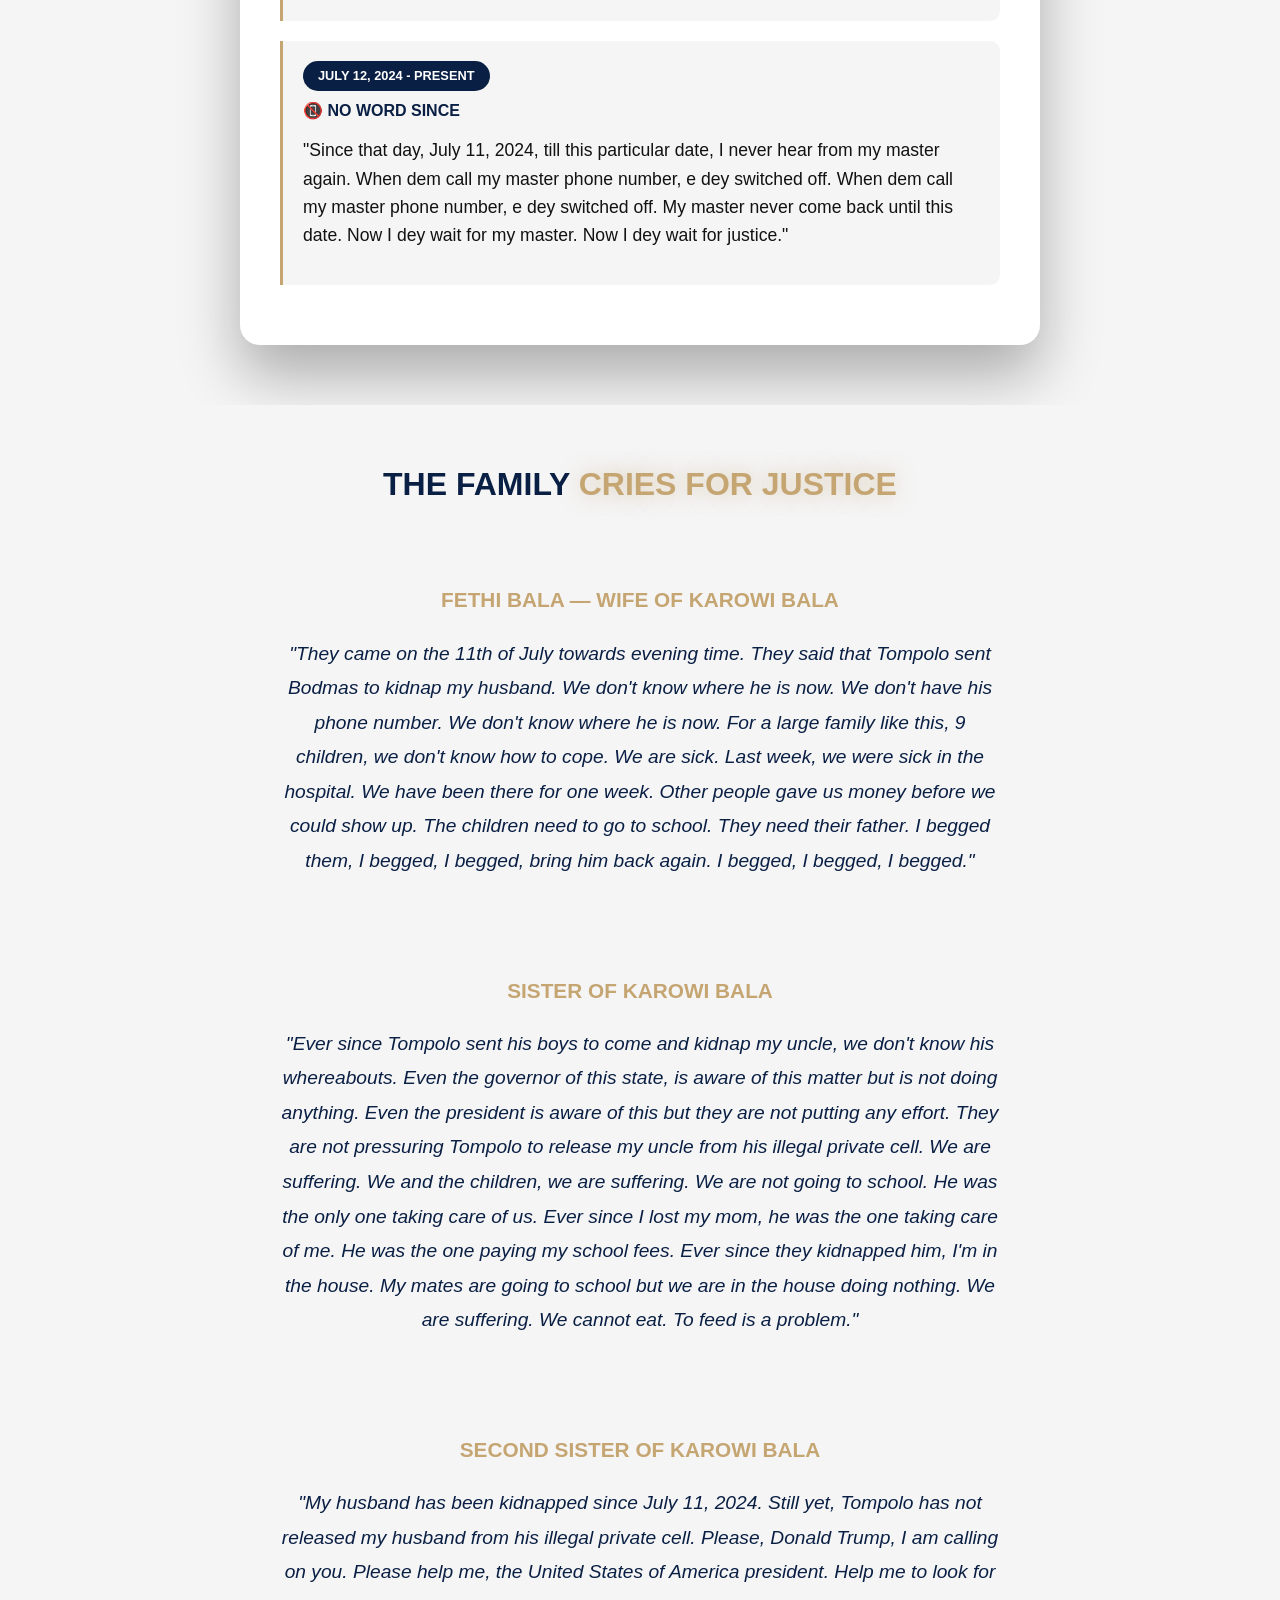
<file: karowi-case.html>
<!DOCTYPE html>
<html lang="en">
<head>
    <meta charset="UTF-8">
    <meta name="viewport" content="width=device-width, initial-scale=1.0">
    <title>Karowi Bala Case - Balamene Jona Binis - Voice of Justice Nigeria</title>
    
    <!-- CSS Files -->
    <link rel="stylesheet" href="assets/css/style.css">
    <link rel="stylesheet" href="assets/css/animations.css">
    <link rel="stylesheet" href="assets/css/responsive.css">
    
    <!-- Font Awesome -->
    <link rel="stylesheet" href="https://cdnjs.cloudflare.com/ajax/libs/font-awesome/6.0.0/css/all.min.css">
</head>
<body>

<!-- ===== HEADER ===== -->
<header>
    <div class="header-container">
        <div class="logo">
            <div class="logo-text">VOICE OF JUSTICE<br><span>NIGERIA</span></div>
        </div>
        
        <div class="menu-toggle"><i class="fas fa-bars"></i></div>
        
        <nav class="nav-menu">
            <a href="index.html">Home</a>
            <a href="about.html">About</a>
            <a href="patrick-case.html">Patrick Case</a>
            <a href="karowi-case.html" class="active">Karowi Bala</a>
            <a href="court-documents.html">Documents</a>
            <a href="media-hub.html">Media</a>
            <a href="petition.html">Petition</a>
            <a href="contact.html">Contact</a>
        </nav>
    </div>
</header>

<!-- ===== CASE HEADER ===== -->
<section class="case-header missing" style="background: linear-gradient(135deg, #0A1F44 0%, #1A3A6E 100%);">
    <div class="header-bg"></div>
    <div class="container" style="text-align: center; position: relative; z-index: 2;">
        <div class="case-badge missing">⚠️ MISSING SINCE JULY 11, 2024</div>
        <h2>BALAMENE JONA <span class="gold-text">BINIS</span></h2>
        <p class="case-subtitle">"Karowi Bala" • 46 Years • Father of 9 • Chief Priest</p>
    </div>
</section>

<!-- ===== FAMILY MOSAIC ===== -->
<section class="container">
    <div class="family-mosaic">
        <div class="mosaic-grid">
            <div class="mosaic-item main" style="background-color: #2a4b7c; display: flex; align-items: center; justify-content: center; color: white; font-weight: bold; font-size: 1.5rem;">
                KAROWI BALA<br>📷 PHOTO PLACEHOLDER
            </div>
            <div class="mosaic-item" style="background-color: #3a5b8c; display: flex; align-items: center; justify-content: center; color: white;">
                WIFE: FETHI BALA
            </div>
            <div class="mosaic-item" style="background-color: #4a6b9c; display: flex; align-items: center; justify-content: center; color: white;">
                9 CHILDREN
            </div>
            <div class="mosaic-item" style="background-color: #5a7bac; display: flex; align-items: center; justify-content: center; color: white;">
                MOTHER
            </div>
            <div class="mosaic-item" style="background-color: #6a8bbc; display: flex; align-items: center; justify-content: center; color: white;">
                SISTERS
            </div>
        </div>
    </div>
</section>

<!-- ===== WITNESS SPOTLIGHT - EMMANUEL ===== -->
<section class="witness-spotlight" style="margin: 60px 0;">
    <div class="container">
        <div class="spotlight-header">
            <h3>THE WITNESS: <span class="gold-text">EMMANUEL ABAROWE</span></h3>
            <p>Personal Assistant to Karowi Bala • Direct Eyewitness • Survived</p>
        </div>
        <div class="testimony-card">
            <div class="quote-mark">"</div>
            <p class="testimony-text" style="font-size: 1.3rem; font-weight: 500;">"I am the direct living witness. I witness everything that happened, how e carry start and how the thing later carry end. Since that day, July 11, 2024, till this particular date, I never hear from my master again."</p>
            <div class="testimony-meta">
                <span><i class="fas fa-video"></i> Full video testimony available</span>
                <span><i class="fas fa-gavel"></i> Part of court filing (FHC Abuja)</span>
            </div>
        </div>
    </div>
</section>

<!-- ===== THE FULL NARRATIVE ===== -->
<section class="narrative-container">
    <h3>THE ABDUCTION OF KAROWI BALA</h3>
    <p style="text-align: center; margin-bottom: 30px; color: var(--gray);">As narrated by Emmanuel Abarowe (PA to Karowi Bala) - Word for Word</p>
    
    <!-- PART 1: THE CALL -->
    <div class="story-part">
        <div class="time-tag">JULY 11, 2024 • 3:00 PM</div>
        <h4>📞 THE FIRST CALL</h4>
        <p>"Good evening, Sir. My name is Emmanuel Abarowe. I am from Bayelsa State. I want to briefly explain exactly what happened to my spiritual father, which is my master, which happened on the 11th of July 2024. Sir, I am the direct living witness. I witness everything that happened, how e carry start and how the thing later carry end. That July 11th, 2024, around the hour of 3, thereabouts, this same Bodmas called me on the phone, called and asked me, he said, 'How are you?' I said, 'I am fine now. What of your oga?' I said, 'My master is fine now.' Now he called and said, 'I want to come meet your master, make him do spiritual work for me.' Now I said, 'Okay, I don hear you. Make I tell am first. If he say make you come, I go let you know, then you come. But if e no gree, then I go let you know.' Now he said, 'Okay, no problem.'"</p>
    </div>
    
    <!-- PART 2: BODMAS ASKS FOR NUMBER -->
    <div class="story-part">
        <div class="time-tag">JULY 11, 2024</div>
        <h4>📱 BODMAS ASKS FOR DIRECT CONTACT</h4>
        <p>"When we finish the call, this Bodmas don ask me say make I give him my master number, say he for like to talk to am one on one. Now I say, 'I don hear you, but make I inform am first. I don't want to give you my master number just like that.' Now he said, 'Okay, okay, no problem.' And so, we ended the call."</p>
    </div>
    
    <!-- PART 3: INFORMING THE MASTER -->
    <div class="story-part">
        <div class="time-tag">JULY 11, 2024</div>
        <h4>🗣️ EMMANUEL INFORMS KAROWI BALA</h4>
        <p>"So, as we ended the call, I went to meet my master. I said, 'Master, Bodmas called me just now, say he want to come visit you, make you do spiritual work for am.' Now, my master said, 'Bodmas? Bodmas of all people, when they condemn me for this Bayelsa wey I dey, say I be fake, say I be this, just because say I no gree follow them go their idol festivals for Gbaramatu. Now he want to come meet me, say make I do spiritual work for am? Which problem wey im get, wey im know say I fit solve, wey im want come meet me?' Now, I said, 'Master, I no know ooo, you be spiritual person now. I no know wetin im want come meet you for.'"</p>
    </div>
    
    <!-- PART 4: KAROWI PRAYS -->
    <div class="story-part highlight">
        <div class="time-tag">JULY 11, 2024</div>
        <h4>🙏 KAROWI PRAYS AND GIVES THANKS</h4>
        <p>"Now, he said, 'Bodmas?' So, as we talk, now my master kneel down, raise up him hand, begin to thank God, say, 'God, I thank you ooo, say for you to let the people who no believe on me to finally believe on me, say I be chief priest wey dey save lives, I be chief priest wey dey heal the sick. God, I thank you ooo.' Now, my master finish to pray. He go and sit down, say, 'Ehn, Bodmas, wey no believe on me one day, wey dey spoil my name all over Yenagoa, say I be fake. Now im want come visit me? God, I thank you ooo.'"</p>
    </div>
    
    <!-- PART 5: EMMANUEL LEAVES -->
    <div class="story-part">
        <div class="time-tag">JULY 11, 2024</div>
        <h4>🚶 EMMANUEL GOES TO VISIT FRIEND</h4>
        <p>"Now, so that matter carry end for there. Me, I come out from where my master dey. I come go visit one of my friend wey dey sell across the street. So, as I go visit the person, I never even stay there reach better 20 minutes."</p>
    </div>
    
    <!-- PART 6: MASTER CALLS HIM BACK -->
    <div class="story-part">
        <div class="time-tag">JULY 11, 2024</div>
        <h4>📞 MASTER CALLS: "TWO BOYS DON ARRIVE"</h4>
        <p>"My master don call me for phone. Say, 'Where you dey?' I say, 'I dey for roadside.' He say, 'Make I come house now. Say Bodmas send two boys come meet am for house. Make I come attend to the boys.' Because me, I be number one PA. Me dey drive, me dey cook. I be very close person to my master."</p>
    </div>
    
    <!-- PART 7: THE TWO BOYS -->
    <div class="story-part">
        <div class="time-tag">JULY 11, 2024</div>
        <h4>👥 THE TWO BOYS: MIEBI AND TEKENA</h4>
        <p>"So, I reach there. I know the two boys wey come. One, dem dey call am Black, Miebi. One, Tekena, wey be fair. Dis Tekena na former police officer, wey don serve for SARS before he finally leave police. You understand? All of us, we follow Bodmas go for Oporoza for Gbaramatu, go to festival. Because me, I be also traditional worshipper."</p>
    </div>
    
    <!-- PART 8: ENTERTAINING THE BOYS -->
    <div class="story-part">
        <div class="time-tag">JULY 11, 2024</div>
        <h4>🍶 EMMANUEL ENTERTAINS THEM</h4>
        <p>"So, I come go inside house. Bring out chair and table from my house. Come drop for them. Dem come sit down because that time my master dey attend to somebody, one pregnant woman wey dey sick. So, while dey wait, I come carry one bottle of drink, come outside to carry entertain them as tradition demands. So, as I pour some for dem, come drop for the table, then I say dem take small small drink. Now, these boys come ask me, I say life is not easy for me, life is hard bro. Since Bodmas comot me from Tantita salary? I just dey like that bro. Now, dem come say I lie, say dem no believe. As I tell dem say Bodmas comot me from Tantita salary, why I go need to benefit from Tantita salary from my oga? Now, I say, 'My oga no dey benefit any Tantita salary. Dem no dey give am any Tantita benefits. Nothing, nothing, just dey like that.'"</p>
    </div>
    
    <!-- PART 9: BOYS SPYING -->
    <div class="story-part critical">
        <div class="time-tag">JULY 11, 2024</div>
        <h4>🕵️ THE BOYS WERE SPYING</h4>
        <p>"Now, dem come say, 'Ah, we no believe that kind thing.' Now, I say, 'My oga na strong spiritual man, wey Tompolo self know about, the way Tompolo know am well well.' Now, I tell dem say my oga no get any Tantita salary. These boys wey Bodmas send to come spy on my master, and also to distract my master to sit down there till im go arrive. We no know."</p>
    </div>
    
    <!-- PART 10: MASTER JOINS THEM -->
    <div class="story-part">
        <div class="time-tag">JULY 11, 2024</div>
        <h4>👑 MASTER JOINS THE CONVERSATION</h4>
        <p>"So, after my master don attend to the pregnant woman finish, he come sit down with dem, with us, for that same table wey I set. Dem come, dem ask my master say, 'How body?' He say, 'Yeah, I dey.' Dem come greet my master. Dem come ask my master the same question wey dem ask me. Say, 'Master, na true say you no dey benefit for Tantita?' He say, 'Nothing, nothing. Na true.' Now, I say, 'Yes ooo, na true.' Dem say, 'Ah, master, master, no wahala, no wahala. God don answer your prayers. Say Tompolo wey dey give Tantita salary, Tompolo go bless you this time around.' Now, dem talk like that. My master from the look, dem say Tompolo go bless am. How now? Dem no gree talk for that again."</p>
    </div>
    
    <!-- PART 11: TEKENA'S PHONE RINGS -->
    <div class="story-part">
        <div class="time-tag">JULY 11, 2024</div>
        <h4>📱 TEKENA GETS A CALL</h4>
        <p>"So, as we dey there, one of the boys phone call ring, which is Tekena, the yellow one, the former police officer wey don leave police. He phone call ring. He come pick the call. After he pick the call finish, my master come ask am say, 'Who the caller?' He come talk say, 'Na Bodmas.' I say, 'Bodmas now dey call you?' He come talk say, 'Bodmas don reach the main road, but he no know the road to my master house. So, he call that boy to come carry am from the main road to my master place.'"</p>
    </div>
    
    <!-- PART 12: MASTER'S CONCERN -->
    <div class="story-part">
        <div class="time-tag">JULY 11, 2024</div>
        <h4>🌙 MASTER NOTES THE TIME</h4>
        <p>"So, my master come talk say, 'If I know say Bodmas come now, number one, he and Bodmas never meet one on one before. And the first time dem two go meet like this, and e don late, e don reach night.' Night don already fall. My master talk that finish. Before he come later say, 'Since you don reach the main road, go carry am and come now.'"</p>
    </div>
    
    <!-- PART 13: TEKENA FETCHES BODMAS -->
    <div class="story-part">
        <div class="time-tag">JULY 11, 2024</div>
        <h4>🚗 TEKENA GOES TO FETCH BODMAS</h4>
        <p>"Now, dis Tekena come go the main road. As im go reach main road, come back with Bodmas, plus all these Tantita boys wey follow am, plus five civil defence and two unknown military officers, including Joshua Maciver younger brother, director for operations for Tantita security service for Bayelsa state chapter, wey wear white and white come."</p>
    </div>
    
    <!-- PART 14: THE COMPOUND SURROUNDED -->
    <div class="story-part highlight">
        <div class="time-tag">JULY 11, 2024 • EVENING</div>
        <h4>⭕ THE COMPOUND IS SURROUNDED</h4>
        <p>"So, when dem come, dem surround the whole place. People come, crowd come gather for the place. So, my master come tell me to go bring more chairs from inside house, so that dem can free sit down. I come go bring like six or seven chairs. I come sit down. Bodmas sit down. Some of the boys wey follow am sit down. But the security officers, no gree sit down. Bodmas, Joshua Maciver younger brother, wey follow am. And then some of the boys wey follow Bodmas sit down. Then the rest of dem, dem come stand."</p>
    </div>
    
    <!-- PART 15: BODMAS DELIVERS THE MESSAGE -->
    <div class="story-part critical">
        <div class="time-tag">JULY 11, 2024</div>
        <h4>📢 THE MESSAGE: "TOMPOLO SEND ME"</h4>
        <p>"So, when Bodmas sit down, instead of am drink small of the ogogoro wey dey the table, the next thing when Bodmas talk, he no even talk any serious thing. Waiting, Bodmas talk say, 'Oga, the reason wey I come here na Tompolo. Now he send me to come meet you. Say make I carry you come meet am for Oporoza, for Gbaramatu.'"</p>
    </div>
    
    <!-- PART 16: KAROWI'S RESPONSE -->
    <div class="story-part">
        <div class="time-tag">JULY 11, 2024</div>
        <h4>🗣️ KAROWI'S WISE RESPONSE</h4>
        <p>"Now, my master come talk say, 'Tompolo now send you, say make you come carry me, come meet am for Oporoza by this hour of the night? Say, ehn?' Now, my master come talk say, 'Okay, since na Tompolo now send you to come carry me, I don hear you, no wahala. But make you give me small time. Number one, my wife dey heavily pregnant, dey due any moment from now. I no fit leave am for this condition. Number two, night don fall. Number three, I be chief priest. I no fit just dey waka anyhow. I go also do prayer, put am to concentration, consult the gods, before I go waka. So make you give me small time. Make I do prayer, put am to concentration finish, then if the gods dey permit me to come, I go on my own. I no go delay, I go come for Tompolo invitation, since na Tompolo now send you.'"</p>
    </div>
    
    <!-- PART 17: BODMAS PROVOKED -->
    <div class="story-part critical">
        <div class="time-tag">JULY 11, 2024</div>
        <h4>😤 BODMAS BECOMES PROVOKED</h4>
        <p>"As my master talk like that, na so Bodmas come provoked. Say, 'Ehn, who my master be? Wey reject Tompolo invitation? Wey talk say im go do prayer, consult the gods before im go visit Tompolo from here? That one no go happen ooo!' Na so Bodmas vex. He say, 'Never!'"</p>
    </div>
    
    <!-- PART 18: THE ORDER TO USE FORCE -->
    <div class="story-part critical">
        <div class="time-tag">JULY 11, 2024</div>
        <h4>⚡ THE ORDER: "CARRY AM WITH FORCE!"</h4>
        <p>"Na so Bodmas come give order to those Tantita boys wey follow am, plus the uniform men dem. Dem begin to drag my master with force. Say, 'Come on, carry am! Carry am go!' Say, 'Who you be? Tompolo send me to come carry am, im talk say im go do prayer? Consult the gods before im go visit? Come on!' The next thing we see, dem don drag my master with force. Dem drag am go."</p>
    </div>
    
    <!-- PART 19: EMMANUEL CONFRONTS BODMAS -->
    <div class="story-part">
        <div class="time-tag">JULY 11, 2024</div>
        <h4>😡 EMMANUEL CONFRONTS BODMAS</h4>
        <p>"Now I come talk to Bodmas. Say, 'Bodmas, you call me for phone, tell me say you want come meet my master, make my master do spiritual work for you. So you get hidden agenda? Now you no let me know. Come use me for front, deceive me, come carry my master. Bodmas, why? Why you do like this? I beg you, Bodmas.' He say, 'Emma, leave that matter. Na Tompolo now send me. So Tompolo now invite am, so make you no worry. Nothing go happen to your master. No worry, no worry.' As I dey talk with dem, dem don already drag my master go for front, dem throw am for back of the vehicle."</p>
    </div>
    
    <!-- PART 20: EMMANUEL BEGS TO FOLLOW -->
    <div class="story-part">
        <div class="time-tag">JULY 11, 2024</div>
        <h4>🙏 EMMANUEL BEGS TO FOLLOW</h4>
        <p>"I beg Bodmas say make I follow. I say, 'Bodmas, this way you do, people go think say na me set up my master. Why now? Why Bodmas, why you do this kind thing now? E no good now. Even if na Tompolo invite am, e no supposed to be like this. My master don talk say im go visit and go meet Tompolo on his own. He don tell you now. Why you no go wait till that time? Why you come with force go?' He say, 'No, no, no, no, no. That if you no carry your master go, Tompolo go look at am different eye. Im don fall for hand. So, I must carry am go.' Beg tire, Bodmas no agree."</p>
    </div>
    
    <!-- PART 21: COMMUNITY GATHERS -->
    <div class="story-part">
        <div class="time-tag">JULY 11, 2024</div>
        <h4>👥 COMMUNITY GATHERS</h4>
        <p>"Before I know, the whole area, people don come gather plenty. Some people come, dem ask me say, 'Wetin happen?' I no even dey my right frame of mind, there is nothing I fit tell anybody. I say, 'I beg Bodmas, make dem talk, make dem go.' Beg tire, Bodmas no agree. Some people wey dey the environment come talk say, 'Ah, ah, why dem do dis man like this now? Dis man wey we know since over the years, for years, he never make problem one day. Personally, we no even see am travel go anywhere. Every time e dey house. Very peaceful, quiet man. Why Tompolo, why Bodmas come do this kind thing now?' Now, where Bodmas come from, people dey talk like that. But my mind no dey there."</p>
    </div>
    
    <!-- PART 22: THE WIFE RUSHES OUT -->
    <div class="story-part highlight">
        <div class="time-tag">JULY 11, 2024</div>
        <h4>👩 THE WIFE RUSHES OUT</h4>
        <p>"Before dem push my master inside the motor, my master wife dey inside her house, inside room. So, she no know wetin dey happen. Dem don drive go. Now, when she come out go near road, now people run, call, raise alarm give am say, 'Madam, where you dey? Where you dey? Dem carry your husband go!' Now, she just rush come, hold Bodmas for body. The civil defence and the boys push am, dem almost push am for the canal bridge, for the water. Na God save am that day."</p>
    </div>
    
    <!-- PART 23: EMMANUEL INSISTS ON FOLLOWING -->
    <div class="story-part">
        <div class="time-tag">JULY 11, 2024</div>
        <h4>🚶 EMMANUEL INSISTS</h4>
        <p>"Now, before dem finally put my master for inside that white bus wey dem drive come pack, dem go back, dem go pack for their own. Now, I go tell Bodmas say, 'Bodmas, since na Tompolo now send you, me, I must follow you people go reach that Tompolo place for Oporoza, for Gbaramatu. Make I go witness exactly wetin be the particular thing wey make am to come carry my master like this to go.' Now, Bodmas talk say, 'E no go carry you follow go. Na only your master dem come for, Tompolo send to come carry.' I say, 'I must go. I must follow.' Now, dem drag with me. Finally, one of the officer talk say since I insist make Bodmas allow me make I follow dem go. Now, Bodmas still no gree. No allow me enter the motor. Dem drive go."</p>
    </div>
    
    <!-- PART 24: FIRST STOP - JOSHUA MACIVER'S HOUSE -->
    <div class="story-part">
        <div class="time-tag">JULY 11, 2024</div>
        <h4>🏠 FIRST STOP: JOSHUA MACIVER'S HOUSE</h4>
        <p>"The next thing, dem drive go reach Joshua Maciver place for Tombia. Dem no enter inside the compound, dem stop outside the gates. As we reach there, now, the two unknown military personnel come, come down from the motor. And the other Tantita boys, dem come, come down. So, Bodmas call one Miebi and the Tekena. Tekena no follow go the journey. Miebi, one Joshua Maciver community boy, one boy like that, I no know im name, with the remaining five civil defence. Dis Miebi with one Joshua Maciver community boy with five civil defence with Bodmas come carry us for that journey. And that time, dis Joshua Maciver brother come down from the motor too."</p>
    </div>
    
    <!-- PART 25: THE JOURNEY TO WARRI -->
    <div class="story-part">
        <div class="time-tag">JULY 11, 2024 • NIGHT</div>
        <h4>🛣️ THE JOURNEY TO WARRI</h4>
        <p>"So, now, Bodmas and the five civil defence, Miebi, Bodmas two IC, and the Joshua Maciver community boy, dem come carry us for that journey go Warri. Time wey we reach Warri, around after eleven to twelve in the night."</p>
    </div>
    
    <!-- PART 26: BLINDFOLD ORDER -->
    <div class="story-part critical">
        <div class="time-tag">JULY 11, 2024 • 11:00 PM+</div>
        <h4>👁️ THE ORDER TO BLINDFOLD</h4>
        <p>"Bodmas come tell the driver to stop the motor. He come give order to that Miebi, wey be im two IC. Say, 'Make am blindfold me and my master.' Now, I say, 'Ah, Bodmas, this is not the same thing again ooo. Tompolo invitation don turn to blindfolding and everything? This is becoming kidnapping. Bodmas, wetin really dey happen now? Eh? Wetin really dey happen?' Emma, you dey talk too much? Because I say, 'Ah, ah, I no tell my boys to touch you, but if you talk too much, I go make dem deal with you.' I no come talk again. I keep quiet. So, I come give my clothes give that Bodmas boy, Miebi. He come blindfold me. Then my master, he always hang one towel for im neck. So, that towel, he give the boy. The boy come blindfold my master too. And the reason why I tell you dem carry singlet because dem know say e no fit wear cloth."</p>
    </div>
    
    <!-- PART 27: HOTEL IN WARRI -->
    <div class="story-part">
        <div class="time-tag">JULY 11, 2024 • MIDNIGHT</div>
        <h4>🏨 HOTEL IN WARRI</h4>
        <p>"And so, as dem blindfold us, Bodmas come order dem drive. I no know the next place wey we go. Now inside hotel, one place for Warri. Now, I come find myself. Dem come out the blindfold and I see the reception. Bodmas ask whether any vacancy room dey. Dem say room no dey, vacancy finish. Dem give order to people there, dem come vacate the room for us. Dem make four room, maybe three room available for dem. For us to pass the night for that place. Dem come make rooms available. Dem put us for one room. So, me and my master dey cry, dey shed tears like that."</p>
    </div>
    
    <!-- PART 28: KAROWI CALLS HIS WIFE -->
    <div class="story-part">
        <div class="time-tag">JULY 11, 2024 • NIGHT</div>
        <h4>📞 KAROWI CALLS HIS WIFE</h4>
        <p>"Until later, my master come beg dem, give dem im phone, make im call im wife. Tell am say make she no dey worried that im don call am. One of the civil defence go meet Bodmas, give am the phone. My master come make call. Call im wife. Although I no know the particular place wey we dey, hotel like that. He say, 'Make you no worry. Make you no fear. Bodmas talk say dem go carry us go see Tompolo the next day. So, make you no worry. Anywhere wey we reach, I go call you, tell you. Make you take care of the children till we come back.' But yeah, end the call. Dem come collect the phone from am. Dem go give Bodmas for im own room."</p>
    </div>
    
    <!-- PART 29: NEXT MORNING -->
    <div class="story-part">
        <div class="time-tag">JULY 12, 2024 • MORNING</div>
        <h4>☀️ THE NEXT MORNING</h4>
        <p>"Continue till the next morning. Bodmas don go buy jalabia come with toothbrush like that. Since my master no carry singlet, no good for am to just carry singlet like that. Make am buy the jalabia come. My master come brush finish. Come bath. He come wear the jalabia. After 30 minutes, dem come say make we go. So, my master come outside. The civil defence dey guide us, dey mount us so that my master no run, my master no escape like that."</p>
    </div>
    
    <!-- PART 30: BLINDFOLDED AGAIN -->
    <div class="story-part">
        <div class="time-tag">JULY 12, 2024</div>
        <h4>👁️ BLINDFOLDED AGAIN</h4>
        <p>"Immediately we enter that particular motor again. Bodmas don give order to that same boy, Miebi, to blindfold me and my master again. I say, 'Ah, Bodmas, why you dey blindfold us now?' Bodmas talk say, 'Emma, I don warn you. If you talk here again, I go send my boys do you strong thing ooo.' I no talk. Now my master say come tell you say, 'Emma no worry. Just calm down. No worry.' I say dem blindfold us. Dem drive us."</p>
    </div>
    
    <!-- PART 31: ARRIVAL AT HEAVILY GUARDED COMPOUND -->
    <div class="story-part critical">
        <div class="time-tag">JULY 12, 2024</div>
        <h4>🏢 ARRIVAL AT HEAVILY GUARDED COMPOUND</h4>
        <p>"See, we come go enter another compound. We still blindfold, I no know where we enter. But I hear when dem open gate. When we enter, drive enter the compound and dem still blindfold me. As dem come out the blindfold from my face, I see Godfrey Pondi for the upstair for that particular compound where dem drive us enter. I dey there for the upstair. The house fine, underground building. I see one Tantita security guy wey dey do security work for there, wey open the gates. I come see some other different face there. You know wetin? I come later see Tompolo younger brother wey dem call Sam. Where he come out from the building. Later I come see another Tompolo direct younger brother wey dem call Ebi."</p>
    </div>
    
    <!-- PART 32: RECOGNITION -->
    <div class="story-part highlight">
        <div class="time-tag">JULY 12, 2024</div>
        <h4>👀 RECOGNITION MOMENT</h4>
        <p>"As I see Ebi now. Ebi now is the person wey stay close to me among all Tompolo younger ones. When I go to Oporoza, Ebi stay close to me. I know am very well. So as I see Oga Ebi, I greet am. 'How you doing now?' He say, 'Man how you doing now?' As I dey greet am, dem don already carry my master enter the building with the blindfold still on am. Dem carry am go inside."</p>
    </div>
    
    <!-- PART 33: THE WAIT -->
    <div class="story-part">
        <div class="time-tag">JULY 12, 2024</div>
        <h4>⏳ THE LONG WAIT</h4>
        <p>"Close to an hour and half, like one hour plus. Bodmas come come outside from the building. Come talk say like this now we go back to Bayelsa. So make we go. Now I go tell Bodmas say, 'Why we go back to Bayelsa? Nobody talk say this morning we go carry us meet Tompolo for Oporoza. Why we go back to Bayelsa?' Bodmas come tell me say, 'Another people go carry your master from here go Oporoza. That my own mission don end for here. That's why we dey go back.'"</p>
    </div>
    
    <!-- PART 34: THE SEPARATION -->
    <div class="story-part death">
        <div class="time-tag">JULY 12, 2024</div>
        <h4>💔 THE SEPARATION</h4>
        <p>"I cry. I cry. Why I cry now? Bodmas say, 'Man, we no go do anything. Na invitation.' Why I dey cry now? Like that. So, I never see my master again from that moment. Dem carry my master enter that building. I never see am again."</p>
    </div>
    
    <!-- PART 35: THE RETURN JOURNEY -->
    <div class="story-part">
        <div class="time-tag">JULY 12, 2024</div>
        <h4>🔄 THE RETURN JOURNEY</h4>
        <p>"So, we come later drive go back to Bayelsa. So as we dey go back to Bayelsa, dem come branch somewhere for say dem want go eat before dem go. Now dem come branch eateries. I forget the name of the eateries where dem branch. I no want come down. Bodmas come tell me I must come down. So I follow dem enter the place. Dem buy food give everybody. I say I no get appetite to eat. I say okay. So one of the civil defence talk to me say, 'Why you dey do like this now? Stop dey cry now. Your oga nothing go happen to am. Tompolo, when your oga and Tompolo don see each other, Tompolo go bring am back. Your oga no do anything. Your oga no kill anybody now. Why you dey cry now?' I say I no understand wetin dey happen. The way dem carry my master forcefully dem go. That's why I dey cry. And like this now, my name don spoil. Because many people go think say na me set up my master."</p>
    </div>
    
    <!-- PART 36: THE MONEY -->
    <div class="story-part">
        <div class="time-tag">JULY 12, 2024</div>
        <h4>💰 THE SILENCE MONEY</h4>
        <p>"So, after dem buy the food, the civil defence come down and say make I collect food. Because since yesterday night I never eat. So make I take food. Because dem no really beat me. I come collect food. Bodmas come pay for everybody. But I no free to eat the food for there. I carry the food like that. As soon as I enter motor with dem, come reach Bayelsa. As soon as I reach Bayelsa, Bodmas come drop me. Say make I from there go my house. I say no wahala. So before I come down from the motor, he come count 50,000 give me. Say if I reach house, make I carry that 50,000 give my master wife. Say make she carry am and manage with the children until my master come back. Then come give me 10,000 for transport. I say okay no wahala. So I carry go house."</p>
    </div>
    
    <!-- PART 37: RETURNING HOME -->
    <div class="story-part">
        <div class="time-tag">JULY 12, 2024</div>
        <h4>🏠 RETURNING HOME</h4>
        <p>"So when I come go reach the house, people come and meet me and say, 'Where your master dey? Where your master dey?' Dem ask me questions. I no fit tell people. As I go reach house, as my master mother see me, she embrace me, she cry. 'Where my pikin? Where my pikin dey? How my pikin dey?' She cry. She speak to me. I say, 'Mama, make you first enter the shrine, the temple, make I first do prayer for the shrine. When I don do prayer, I go tell you wetin happen.'"</p>
    </div>
    
    <!-- PART 38: THE PRAYER -->
    <div class="story-part">
        <div class="time-tag">JULY 12, 2024</div>
        <h4>🙏 THE PRAYER</h4>
        <p>"Now I enter my master temple. I come go pray. To thank the gods for granting me mercy and everything. I come enter my master mother room. I come go meet am. Before I know, my master wife come and some other people wey dey the neighbourhood, some of the neighbours, wey dey the same compound. Dem come. I come analyse, explain exactly how we carry go, how dem carry blindfold us, how we carry come back and everything. My master mother come dey cry. Dem dey wail. Like that until I come leave the place."</p>
    </div>
    
    <!-- PART 39: NO WORD SINCE -->
    <div class="story-part death">
        <div class="time-tag">JULY 12, 2024 - PRESENT</div>
        <h4>📵 NO WORD SINCE</h4>
        <p>"Since that day, July 11, 2024, till this particular date, I never hear from my master again. When dem call my master phone number, e dey switched off. When dem call my master phone number, e dey switched off. My master never come back until this date. Now I dey wait for my master. Now I dey wait for justice."</p>
    </div>
</section>

<!-- ===== FAMILY TESTIMONY SECTION ===== -->
<section class="family-testimony" style="margin: 60px 0;">
    <div class="container">
        <h3 style="text-align: center; margin-bottom: 40px;">THE FAMILY <span class="gold-text">CRIES FOR JUSTICE</span></h3>
        
        <div class="testimony-slider" id="familySlider">
            <!-- Slide 1: Fethi Bala (Wife) -->
            <div class="testimony-slide active">
                <div class="speaker">FETHI BALA — WIFE OF KAROWI BALA</div>
                <p class="quote">"They came on the 11th of July towards evening time. They said that Tompolo sent Bodmas to kidnap my husband. We don't know where he is now. We don't have his phone number. We don't know where he is now. For a large family like this, 9 children, we don't know how to cope. We are sick. Last week, we were sick in the hospital. We have been there for one week. Other people gave us money before we could show up. The children need to go to school. They need their father. I begged them, I begged, I begged, bring him back again. I begged, I begged, I begged."</p>
            </div>
            
            <!-- Slide 2: Sister of Karowi -->
            <div class="testimony-slide">
                <div class="speaker">SISTER OF KAROWI BALA</div>
                <p class="quote">"Ever since Tompolo sent his boys to come and kidnap my uncle, we don't know his whereabouts. Even the governor of this state, is aware of this matter but is not doing anything. Even the president is aware of this but they are not putting any effort. They are not pressuring Tompolo to release my uncle from his illegal private cell. We are suffering. We and the children, we are suffering. We are not going to school. He was the only one taking care of us. Ever since I lost my mom, he was the one taking care of me. He was the one paying my school fees. Ever since they kidnapped him, I'm in the house. My mates are going to school but we are in the house doing nothing. We are suffering. We cannot eat. To feed is a problem."</p>
            </div>
            
            <!-- Slide 3: Second Sister -->
            <div class="testimony-slide">
                <div class="speaker">SECOND SISTER OF KAROWI BALA</div>
                <p class="quote">"My husband has been kidnapped since July 11, 2024. Still yet, Tompolo has not released my husband from his illegal private cell. Please, Donald Trump, I am calling on you. Please help me, the United States of America president. Help me to look for my husband. And ask Tompolo the reason why he held my husband still. That last day till now. Please help me to look for him. Find justice for me. Because we have made a lot of videos for this Nigeria, this state, to support. Still yet, they have not acted anything. They refuse to act. And those boys that Tompolo sent to come and carry my husband from Bayelsa to that Delta state, they are working freely. None of them have been arrested. Please help me, Donald Trump, the president of the United States of America. Help me to look for my husband. To find justice for my husband. The president is not doing anything. The governor is not doing anything. My children and I, we are suffering. They are not going to school because I cannot afford their school fees. I cannot buy drugs for them to take. Because my husband and their dad is not here. Even the mother is sick. Because she is thinking about her son. Her son that is taking care of her. Please help me."</p>
            </div>
        </div>
        
        <div style="text-align: center; margin-top: 30px;">
            <button onclick="slideTestimony(-1)" style="background: none; border: 2px solid var(--secondary); color: var(--primary); padding: 10px 20px; margin: 0 10px; border-radius: 30px; cursor: pointer;">← Prev</button>
            <button onclick="slideTestimony(1)" style="background: var(--secondary); border: none; color: white; padding: 10px 20px; margin: 0 10px; border-radius: 30px; cursor: pointer;">Next →</button>
        </div>
    </div>
</section>

<!-- ===== COURT ACTION ===== -->
<section style="padding: 60px 0; background: var(--light);">
    <div class="container">
        <div class="legal-action">
            <div class="legal-icon">⚖️</div>
            <h4>FUNDAMENTAL RIGHTS ENFORCEMENT SUIT FILED</h4>
            <p style="font-size: 1.2rem; margin-bottom: 20px;">Federal High Court, Abuja</p>
            <p style="max-width: 700px; margin: 0 auto 30px;">A Fundamental Rights Enforcement suit has been filed at the Federal High Court, Abuja, seeking reliefs including declaration of unlawful arrest and detention, orders for immediate release of Karowi Bala and other detained persons, investigation into private detention facilities, and compensation for rights violations.</p>
            <p><strong>Case includes:</strong> Karowi Bala, Charles Korubo, and other named victims</p>
            <p><strong>Reliefs sought:</strong> ₦100 billion compensation, ₦500 billion exemplary damages</p>
            <a href="court-documents.html" class="btn-outline" style="margin-top: 30px;">VIEW COURT DOCUMENTS</a>
        </div>
    </div>
</section>

<!-- ===== KEY EVIDENCE SECTION ===== -->
<section style="padding: 60px 0;">
    <div class="container">
        <h3 style="text-align: center; margin-bottom: 40px;">KEY <span class="gold-text">EVIDENCE</span></h3>
        
        <div style="display: grid; grid-template-columns: repeat(auto-fit, minmax(300px, 1fr)); gap: 30px;">
            
            <div style="background: white; padding: 30px; border-radius: 15px; box-shadow: var(--shadow-md);">
                <div style="font-size: 2.5rem; margin-bottom: 15px;">👤</div>
                <h4>EYEWITNESS TESTIMONY</h4>
                <p>Emmanuel Abarowe, Personal Assistant to Karowi Bala, witnessed the entire abduction and has given detailed video and written testimony.</p>
            </div>
            
            <div style="background: white; padding: 30px; border-radius: 15px; box-shadow: var(--shadow-md);">
                <div style="font-size: 2.5rem; margin-bottom: 15px;">👮</div>
                <h4>SECURITY PERSONNEL INVOLVED</h4>
                <p>5 Civil Defence officers, 2 unknown military personnel, and Tantita security operatives were present during the abduction.</p>
            </div>
            
            <div style="background: white; padding: 30px; border-radius: 15px; box-shadow: var(--shadow-md);">
                <div style="font-size: 2.5rem; margin-bottom: 15px;">🏛️</div>
                <h4>FEDERAL HIGH COURT CASE</h4>
                <p>Fundamental Rights Enforcement Suit filed in Abuja. Bodmas Kemepadei and others are named as respondents.</p>
            </div>
            
            <div style="background: white; padding: 30px; border-radius: 15px; box-shadow: var(--shadow-md);">
                <div style="font-size: 2.5rem; margin-bottom: 15px;">👨‍👩‍👧‍👦</div>
                <h4>FAMILY TESTIMONIES</h4>
                <p>Wife, mother, and sisters have given video testimonies confirming the abduction and demanding justice.</p>
            </div>
            
            <div style="background: white; padding: 30px; border-radius: 15px; box-shadow: var(--shadow-md);">
                <div style="font-size: 2.5rem; margin-bottom: 15px;">📱</div>
                <h4>PHONE RECORDS</h4>
                <p>Bodmas called Emmanuel on July 11, 2024 to arrange the meeting. Karowi Bala's phone has been switched off since the abduction.</p>
            </div>
            
            <div style="background: white; padding: 30px; border-radius: 15px; box-shadow: var(--shadow-md);">
                <div style="font-size: 2.5rem; margin-bottom: 15px;">🚗</div>
                <h4>MULTIPLE LOCATIONS</h4>
                <p>Victim was moved from Bayelsa to Warri hotel to a heavily guarded compound where he was separated from his PA.</p>
            </div>
        </div>
    </div>
</section>

<!-- ===== CALL TO ACTION ===== -->
<section style="padding: 60px 0; background: var(--gradient-primary); color: white;">
    <div class="container" style="text-align: center;">
        <h3 style="color: white; font-size: 2.5rem; margin-bottom: 20px;">FIND KAROWI BALA</h3>
        <p style="font-size: 1.2rem; margin-bottom: 30px; max-width: 700px; margin-left: auto; margin-right: auto;">Father of 9 children. Missing since July 11, 2024. His family deserves answers.</p>
        
        <div style="display: flex; gap: 20px; justify-content: center; flex-wrap: wrap;">
            <a href="petition.html" class="btn-primary" style="background: white; color: var(--primary);">✍️ SIGN PETITION</a>
            <a href="contact.html" class="btn-secondary" style="border-color: white; color: white;">📢 REPORT INFORMATION</a>
            <a href="https://facebook.com/share" class="btn-secondary" style="border-color: white; color: white;">🔗 SHARE THIS CASE</a>
        </div>
    </div>
</section>

<!-- ===== FOOTER ===== -->
<footer class="premium-footer">
    <div class="footer-grid">
        <div class="footer-about">
            <h3>VOICE OF JUSTICE <span class="gold-text">NIGERIA</span></h3>
            <p>Speaking for the voiceless. Demanding accountability. Pursuing truth.</p>
            <p>Led by Prince Abisoye Emmanuel</p>
            <div class="social-links">
                <a href="#"><i class="fab fa-facebook-f"></i></a>
                <a href="#"><i class="fab fa-twitter"></i></a>
                <a href="#"><i class="fab fa-instagram"></i></a>
                <a href="#"><i class="fab fa-tiktok"></i></a>
                <a href="#"><i class="fab fa-youtube"></i></a>
            </div>
        </div>
        
        <div class="footer-links">
            <h4>EXPLORE</h4>
            <ul>
                <li><a href="index.html">Home</a></li>
                <li><a href="about.html">About</a></li>
                <li><a href="patrick-case.html">Patrick Case</a></li>
                <li><a href="karowi-case.html">Karowi Bala Case</a></li>
                <li><a href="court-documents.html">Court Documents</a></li>
            </ul>
        </div>
        
        <div class="footer-links">
            <h4>ACTION</h4>
            <ul>
                <li><a href="petition.html">Sign Petition</a></li>
                <li><a href="donate.html">Donate</a></li>
                <li><a href="volunteer.html">Volunteer</a></li>
                <li><a href="contact.html">Report a Case</a></li>
                <li><a href="media-hub.html">Media Hub</a></li>
            </ul>
        </div>
        
        <div class="footer-legal">
            <h4>LEGAL</h4>
            <p>All accused persons are presumed innocent until proven otherwise in a court of law. Information presented is based on testimonies, court filings, and public records.</p>
            <a href="legal-disclaimer.html">Full Disclaimer</a>
        </div>
    </div>
    
    <div class="footer-bottom">
        <p>© 2026 Voice of Justice Nigeria. All rights reserved. | cchristiand.org</p>
        <p>Justice delayed is justice denied.</p>
    </div>
</footer>

<!-- ===== JAVASCRIPT ===== -->
<script>
    // Mobile menu toggle
    document.querySelector('.menu-toggle').addEventListener('click', function() {
        document.querySelector('.nav-menu').classList.toggle('active');
    });

    // Header scroll effect
    window.addEventListener('scroll', function() {
        const header = document.querySelector('header');
        if (window.scrollY > 50) {
            header.classList.add('scrolled');
        } else {
            header.classList.remove('scrolled');
        }
    });

    // Testimony slider
    let currentSlide = 0;
    const slides = document.querySelectorAll('.testimony-slide');
    
    function slideTestimony(direction) {
        if (slides.length === 0) return;
        
        slides[currentSlide].classList.remove('active');
        
        if (direction === 1) {
            currentSlide = (currentSlide + 1) % slides.length;
        } else {
            currentSlide = (currentSlide - 1 + slides.length) % slides.length;
        }
        
        slides[currentSlide].classList.add('active');
    }
</script>

</body>
</html>    </div>
</header>

<!-- ===== HERO SECTION WITH VIDEO BACKGROUND ===== -->
<section class="hero">
    <div class="hero-video-bg">
        <!-- If you have a video file, add it here -->
        <!-- <video autoplay muted loop><source src="assets/videos/justice-bg.mp4"></video> -->
        <div class="overlay"></div>
    </div>
    
    <div class="hero-content">
        <div class="floating-badge animate-float">
            <span class="pulse"></span>
            🚨 BREAKING: BODMAS KEMEPADEI DECLARED WANTED BY POLICE
        </div>
        
        <h1 class="glitch" data-text="VOICE OF JUSTICE NIGERIA">
            VOICE OF JUSTICE <span class="gold-text">NIGERIA</span>
        </h1>
        
        <p class="hero-subtitle">Speaking for the Voiceless • Demanding Accountability • Pursuing Truth</p>
        
        <!-- YOUR VIRAL STATS FROM FACEBOOK -->
        <div class="hero-stats">
            <div class="stat-item animate-fade-in-up delay-1">
                <span class="stat-number">470K+</span>
                <span class="stat-label">FACEBOOK VIEWS</span>
            </div>
            <div class="stat-item animate-fade-in-up delay-2">
                <span class="stat-number">174K+</span>
                <span class="stat-label">TIKTOK VIEWS</span>
            </div>
            <div class="stat-item animate-fade-in-up delay-3">
                <span class="stat-number">26K+</span>
                <span class="stat-label">FACEBOOK LIKES</span>
            </div>
            <div class="stat-item animate-fade-in-up delay-4">
                <span class="stat-number">1.5K+</span>
                <span class="stat-label">COMMENTS</span>
            </div>
            <div class="stat-item animate-fade-in-up delay-5">
                <span class="stat-number">2.6K+</span>
                <span class="stat-label">SHARES</span>
            </div>
        </div>
        
        <!-- CALL TO ACTION BUTTONS -->
        <div class="hero-cta">
            <a href="patrick-case.html" class="btn-primary">
                <i class="fas fa-exclamation-triangle"></i> URGENT: PATRICK CASE
            </a>
            <a href="karowi-case.html" class="btn-secondary">
                <i class="fas fa-search"></i> MISSING: KAROWI BALA
            </a>
        </div>
        
        <!-- SCROLL INDICATOR -->
        <div class="scroll-indicator">
            <span>Scroll for Justice</span>
            <div class="mouse"></div>
        </div>
    </div>
</section>

<!-- ===== FEATURED CASES SECTION ===== -->
<section class="featured-cases">
    <div class="container">
        <div class="section-header">
            <h2>ACTIVE <span class="gold-text">CASES</span></h2>
            <div class="header-line"></div>
            <p>Justice delayed is justice denied</p>
        </div>
        
        <!-- 3D CAROUSEL -->
        <div class="cases-3d-carousel">
            <div class="carousel-container" id="caseCarousel">
                
                <!-- CASE 1: PATRICK (URGENT) -->
                <div class="carousel-card" data-position="0">
                    <div class="card-glow"></div>
                    <div class="case-ribbon">🚨 URGENT</div>
                    <div class="case-image" style="background-color: #8B0000; background-image: linear-gradient(45deg, #8B0000, #B22222);">
                        <div class="case-overlay"></div>
                    </div>
                    <div class="case-content">
                        <span class="case-date">JANUARY 15-28, 2026</span>
                        <h3>PATRICK PERESOUDEI</h3>
                        <p class="case-age">24 years • Victim</p>
                        <div class="case-status wanted">
                            <span class="status-dot"></span> BODMAS WANTED BY POLICE
                        </div>
                        <p class="case-desc">Died after alleged assault and detention. Brother witnessed brutal torture.</p>
                        <div class="case-progress">
                            <div class="progress-bar" style="width: 75%"></div>
                            <span>Police Investigation Active</span>
                        </div>
                        <a href="patrick-case.html" class="case-link">VIEW FULL CASE →</a>
                    </div>
                </div>
                
                <!-- CASE 2: KAROWI BALA (MISSING) -->
                <div class="carousel-card" data-position="1">
                    <div class="card-glow"></div>
                    <div class="case-ribbon missing">⚠️ MISSING</div>
                    <div class="case-image" style="background-color: #0A1F44; background-image: linear-gradient(135deg, #0A1F44, #1A3A6E);">
                        <div class="case-overlay"></div>
                    </div>
                    <div class="case-content">
                        <span class="case-date">JULY 11, 2024</span>
                        <h3>BALAMENE JONA BINIS</h3>
                        <p class="case-age">"Karowi Bala" • 46 years • Father of 9</p>
                        <div class="case-status missing">
                            <span class="status-dot"></span> MISSING 580+ DAYS
                        </div>
                        <p class="case-desc">Chief Priest taken from home. Eyewitness PA gave full testimony.</p>
                        <div class="case-progress">
                            <div class="progress-bar" style="width: 100%"></div>
                            <span>Court Case Active (FHC Abuja)</span>
                        </div>
                        <a href="karowi-case.html" class="case-link">VIEW FULL CASE →</a>
                    </div>
                </div>
                
                <!-- CASE 3: BODMAS (WANTED) -->
                <div class="carousel-card" data-position="2">
                    <div class="card-glow"></div>
                    <div class="case-ribbon wanted">🚔 WANTED</div>
                    <div class="case-image" style="background-color: #333; background-image: linear-gradient(45deg, #333, #555);">
                        <div class="case-overlay"></div>
                    </div>
                    <div class="case-content">
                        <span class="case-date">FEBRUARY 2026</span>
                        <h3>BODMAS KEMEPADEI</h3>
                        <p class="case-age">Person of Interest</p>
                        <div class="case-status wanted">
                            <span class="status-dot"></span> DECLARED WANTED
                        </div>
                        <p class="case-desc">Linked to Patrick death and Karowi Bala disappearance. At large.</p>
                        <div class="case-progress">
                            <div class="progress-bar" style="width: 50%"></div>
                            <span>Intelligence追踪 Active</span>
                        </div>
                        <a href="bodmas-case.html" class="case-link">VIEW PROFILE →</a>
                    </div>
                </div>
            </div>
            
            <!-- CAROUSEL CONTROLS -->
            <div class="carousel-controls">
                <button class="prev" onclick="moveCarousel('prev')"><i class="fas fa-chevron-left"></i></button>
                <button class="next" onclick="moveCarousel('next')"><i class="fas fa-chevron-right"></i></button>
            </div>
        </div>
    </div>
</section>

<!-- ===== WITNESS TESTIMONY SNEAK PEEK ===== -->
<section class="witness-spotlight" style="margin: 50px 0;">
    <div class="container">
        <div class="spotlight-header">
            <h3>THE WITNESS SPEAKS: <span class="gold-text">EMMANUEL ABAROWE</span></h3>
            <p>PA to Karowi Bala • Direct Eyewitness to July 11, 2024 Abduction</p>
        </div>
        <div class="testimony-card">
            <div class="quote-mark">"</div>
            <p class="testimony-text">"Bodmas called me on phone, asked me 'how you dey?' I said I dey fine. He say 'I want come meet your master make am do spiritual work for me.' I tell am make I inform my master first. Later that evening, Bodmas come with Tantita boys, 5 civil defence, 2 military officers... They surround the whole place. My master talk say make him pray first because e get pregnant wife. Bodmas vex say 'Who my master be to reject Tompolo invite?' Then he give order: 'Carry am with force!'"</p>
            <div class="testimony-meta">
                <span><i class="fas fa-video"></i> Full video testimony available</span>
                <span><i class="fas fa-gavel"></i> Part of court filing</span>
            </div>
            <a href="karowi-case.html" class="btn-outline" style="margin-top: 20px; display: inline-block;">READ FULL TESTIMONY →</a>
        </div>
    </div>
</section>

<!-- ===== SECOND WITNESS ===== -->
<section class="witness-spotlight" style="margin: 50px 0; background: var(--gradient-secondary);">
    <div class="container">
        <div class="spotlight-header">
            <h3>THE WITNESS SPEAKS: <span style="color: white;">DESTINY PERESOUDEI</span></h3>
            <p>Brother of Patrick • Eyewitness to January 15, 2026 Attack</p>
        </div>
        <div class="testimony-card" style="background: rgba(255,255,255,0.15);">
            <div class="quote-mark">"</div>
            <p class="testimony-text">"At 5:44am, someone knock our gate. My brother look outside and say 'that's Bodmas vehicle.' Bodmas come down, start slapping my brother. Four civil defence come down from Tundra, start harassing us. They tie our hands, tie our legs, beat us with 2x3 plank for 3 hours. They broke my head. They broke my brother head. On January 20, they take my brother out, bring am back - he no fit talk, no fit raise hand, no fit raise leg. By January 28, my brother stop breathing."</p>
            <div class="testimony-meta">
                <span><i class="fas fa-video"></i> Full video testimony available</span>
                <span><i class="fas fa-police"></i> Police case active</span>
            </div>
            <a href="patrick-case.html" class="btn-secondary" style="margin-top: 20px; display: inline-block; border-color: white; color: white;">READ FULL TESTIMONY →</a>
        </div>
    </div>
</section>

<!-- ===== FAMILY PLEA SECTION ===== -->
<section class="family-testimony" style="margin: 50px 0;">
    <div class="container">
        <h3 style="text-align: center; margin-bottom: 40px;">THE FAMILIES <span class="gold-text">CRY FOR JUSTICE</span></h3>
        
        <div class="testimony-slider" id="familySlider">
            <!-- Slide 1: Fethi Bala (Wife of Karowi) -->
            <div class="testimony-slide active">
                <div class="speaker">FETHI BALA — WIFE OF KAROWI BALA</div>
                <p class="quote">"They came on the 11th of July towards evening time. They said Tompolo sent Bodmas to kidnap my husband. We don't know where he is now. We don't have his phone number. For a large family like this, 9 children, we don't know how to cope. We are sick. Last week we were in hospital. The children need to go to school but there is nothing. I begged them, I begged, bring my husband back."</p>
            </div>
            
            <!-- Slide 2: Sister of Karowi -->
            <div class="testimony-slide">
                <div class="speaker">SISTER OF KAROWI BALA</div>
                <p class="quote">"Ever since Tompolo sent his boys to come and kidnap my uncle, we don't know his whereabouts. Even the governor of this state is aware but is not doing anything. We are suffering. We and the children, we are suffering. We are not going to school. He was the only one taking care of us. Please, Donald Trump, help us. Help us and ask Tompolo to release my uncle from his illegal cell."</p>
            </div>
            
            <!-- Slide 3: Destiny (Brother of Patrick) -->
            <div class="testimony-slide">
                <div class="speaker">DESTINY PERESOUDEI — BROTHER OF PATRICK</div>
                <p class="quote">"They threw my brother to me. He couldn't talk. He couldn't raise his hand. He couldn't raise his leg. I tried to arrange his body, balance him, rest him on my chest. That was January 20th. By January 28th, he stopped breathing. My brother is gone. But we want justice. Bodmas must be arrested. The police say he is wanted, but where is he?"</p>
            </div>
        </div>
        
        <!-- Slider Controls -->
        <div style="text-align: center; margin-top: 30px;">
            <button onclick="slideTestimony(-1)" style="background: none; border: 2px solid var(--secondary); color: var(--primary); padding: 10px 20px; margin: 0 10px; border-radius: 30px; cursor: pointer;">← Prev</button>
            <button onclick="slideTestimony(1)" style="background: var(--secondary); border: none; color: white; padding: 10px 20px; margin: 0 10px; border-radius: 30px; cursor: pointer;">Next →</button>
        </div>
    </div>
</section>

<!-- ===== BREAKING NEWS UPDATE ===== -->
<section class="news-feed" style="margin: 50px 0; background: var(--light); padding: 60px 0;">
    <div class="container">
        <div class="section-header">
            <h2>LIVE <span class="gold-text">UPDATES</span></h2>
            <div class="header-line"></div>
        </div>
        
        <div class="feed-container">
            <!-- Update 1: Most Recent -->
            <div class="feed-item urgent">
                <div class="feed-time">FEB 7, 2026 • 5:00 PM</div>
                <div class="feed-content">
                    <h4>⏰ 48-HOUR ULTIMATUM EXPIRES</h4>
                    <p>Bodmas Kemepadei has not surrendered. Voice of Justice Nigeria demands immediate police action.</p>
                </div>
            </div>
            
            <!-- Update 2: Police Statement -->
            <div class="feed-item official">
                <div class="feed-time">FEB 6, 2026</div>
                <div class="feed-content">
                    <h4>📢 POLICE: BODMAS DECLARED WANTED</h4>
                    <p>Bayelsa Police Command confirms Bodmas Kemepadei at large, intelligence activated to track him. NSCDC personnel cooperating with investigation.</p>
                    <span class="source">Source: Police Statement</span>
                </div>
            </div>
            
            <!-- Update 3: Your Viral Video -->
            <div class="feed-item viral">
                <div class="feed-time">FEB 3, 2026</div>
                <div class="feed-content">
                    <h4>🔥 VOICE OF JUSTICE VIDEO GOES VIRAL</h4>
                    <p>"Bodmas will go to prison" - Cchristian D's statement reaches 470K views on Facebook, 174K on TikTok with 26K+ likes and 1.5K+ comments.</p>
                </div>
            </div>
            
            <!-- Update 4: Witness Contact -->
            <div class="feed-item">
                <div class="feed-time">FEB 4, 2026</div>
                <div class="feed-content">
                    <h4>👤 KEY WITNESS COMES FORWARD</h4>
                    <p>Emmanuel Abarowe (PA to Karowi Bala) contacts Voice of Justice Nigeria after seeing advocacy videos. Provides full testimony of July 11 abduction.</p>
                </div>
            </div>
        </div>
        
        <div style="text-align: center; margin-top: 40px;">
            <a href="updates.html" class="btn-outline">VIEW ALL UPDATES →</a>
        </div>
    </div>
</section>

<!-- ===== CALL TO ACTION - PETITION ===== -->
<section class="petition-hub" style="margin: 50px 0;">
    <div class="container">
        <div class="petition-split">
            <div class="petition-left" style="background: var(--white); padding: 40px; border-radius: 20px; box-shadow: var(--shadow-xl);">
                <h3 style="color: var(--primary);">SIGN THE <span class="gold-text">PETITION</span></h3>
                <p class="petition-lead">Demand justice for Patrick Peresoudei and Balamene Jona Binis</p>
                
                <div class="petition-progress">
                    <div class="progress-label">
                        <span>25,000 signatures needed</span>
                        <span>12,847 signed</span>
                    </div>
                    <div class="progress-bar-bg">
                        <div class="progress-fill" style="width: 51%"></div>
                    </div>
                </div>
                
                <div class="petition-text">
                    <h4>WE DEMAND:</h4>
                    <ul>
                        <li>✓ Immediate arrest of Bodmas Kemepadei (WANTED by police)</li>
                        <li>✓ Full investigation into Patrick Peresoudei's death</li>
                        <li>✓ Disclosure of Balamene Jona Binis' whereabouts</li>
                        <li>✓ Investigation into alleged private detention facilities</li>
                        <li>✓ Prosecution of all involved parties if evidence found</li>
                    </ul>
                </div>
                
                <a href="petition.html" class="btn-primary btn-block" style="text-align: center;">✍️ SIGN PETITION NOW</a>
            </div>
            
            <div class="petition-right" style="background: var(--gradient-primary); padding: 40px; border-radius: 20px; color: white;">
                <h3 style="color: white; margin-bottom: 30px;">SUPPORT THE CAUSE</h3>
                
                <div class="support-options" style="display: grid; grid-template-columns: 1fr 1fr; gap: 20px;">
                    <div class="support-card" style="background: rgba(255,255,255,0.1); padding: 25px; border-radius: 15px; text-align: center;">
                        <div class="support-icon" style="font-size: 2rem;">⚖️</div>
                        <h4 style="color: white;">LEGAL SUPPORT</h4>
                        <p style="font-size: 0.9rem;">Volunteer your legal expertise</p>
                        <a href="contact.html" class="btn-outline-small" style="border-color: var(--secondary); color: white;">REGISTER</a>
                    </div>
                    
                    <div class="support-card" style="background: rgba(255,255,255,0.1); padding: 25px; border-radius: 15px; text-align: center;">
                        <div class="support-icon" style="font-size: 2rem;">💰</div>
                        <h4 style="color: white;">FAMILY SUPPORT</h4>
                        <p style="font-size: 0.9rem;">Donate to Karowi Bala's 9 children & Patrick's family</p>
                        <a href="donate.html" class="btn-outline-small" style="border-color: var(--secondary); color: white;">DONATE</a>
                    </div>
                    
                    <div class="support-card" style="background: rgba(255,255,255,0.1); padding: 25px; border-radius: 15px; text-align: center;">
                        <div class="support-icon" style="font-size: 2rem;">📢</div>
                        <h4 style="color: white;">AMPLIFY</h4>
                        <p style="font-size: 0.9rem;">Share cases on social media</p>
                        <div class="social-share">
                            <a href="#" class="social-icon"><i class="fab fa-facebook-f"></i></a>
                            <a href="#" class="social-icon"><i class="fab fa-twitter"></i></a>
                            <a href="#" class="social-icon"><i class="fab fa-tiktok"></i></a>
                        </div>
                    </div>
                    
                    <div class="support-card" style="background: rgba(255,255,255,0.1); padding: 25px; border-radius: 15px; text-align: center;">
                        <div class="support-icon" style="font-size: 2rem;">📝</div>
                        <h4 style="color: white;">SUBMIT EVIDENCE</h4>
                        <p style="font-size: 0.9rem;">Securely upload information</p>
                        <a href="contact.html" class="btn-outline-small" style="border-color: var(--secondary); color: white;">UPLOAD</a>
                    </div>
                </div>
            </div>
        </div>
    </div>
</section>

<!-- ===== FOOTER ===== -->
<footer class="premium-footer">
    <div class="footer-grid">
        <div class="footer-about">
            <h3>VOICE OF JUSTICE <span class="gold-text">NIGERIA</span></h3>
            <p>Speaking for the voiceless. Demanding accountability. Pursuing truth.</p>
            <p>Led by Prince Abisoye Emmanuel</p>
            <div class="social-links">
                <a href="#"><i class="fab fa-facebook-f"></i></a>
                <a href="#"><i class="fab fa-twitter"></i></a>
                <a href="#"><i class="fab fa-instagram"></i></a>
                <a href="#"><i class="fab fa-tiktok"></i></a>
                <a href="#"><i class="fab fa-youtube"></i></a>
            </div>
        </div>
        
        <div class="footer-links">
            <h4>EXPLORE</h4>
            <ul>
                <li><a href="index.html">Home</a></li>
                <li><a href="about.html">About</a></li>
                <li><a href="patrick-case.html">Patrick Case</a></li>
                <li><a href="karowi-case.html">Karowi Bala Case</a></li>
                <li><a href="court-documents.html">Court Documents</a></li>
            </ul>
        </div>
        
        <div class="footer-links">
            <h4>ACTION</h4>
            <ul>
                <li><a href="petition.html">Sign Petition</a></li>
                <li><a href="donate.html">Donate</a></li>
                <li><a href="volunteer.html">Volunteer</a></li>
                <li><a href="contact.html">Report a Case</a></li>
                <li><a href="media-hub.html">Media Hub</a></li>
            </ul>
        </div>
        
        <div class="footer-legal">
            <h4>LEGAL</h4>
            <p>All accused persons are presumed innocent until proven otherwise in a court of law. Information presented is based on testimonies, court filings, and public records.</p>
            <a href="legal-disclaimer.html">Full Disclaimer</a>
        </div>
    </div>
    
    <div class="footer-bottom">
        <p>© 2026 Voice of Justice Nigeria. All rights reserved. | cchristiand.org</p>
        <p>Justice delayed is justice denied.</p>
    </div>
</footer>

<!-- ===== JAVASCRIPT FOR INTERACTIVITY ===== -->
<script>
    // Mobile menu toggle
    document.querySelector('.menu-toggle').addEventListener('click', function() {
        document.querySelector('.nav-menu').classList.toggle('active');
    });

    // Carousel functionality
    let positions = [0, 1, 2, 3, 4];
    let currentPosition = 0;
    
    function moveCarousel(direction) {
        const cards = document.querySelectorAll('.carousel-card');
        
        if (direction === 'next') {
            currentPosition = (currentPosition + 1) % cards.length;
        } else {
            currentPosition = (currentPosition - 1 + cards.length) % cards.length;
        }
        
        cards.forEach((card, index) => {
            let newPos = (index - currentPosition + cards.length) % cards.length;
            card.setAttribute('data-position', newPos);
        });
    }

    // Testimony slider
    let currentSlide = 0;
    const slides = document.querySelectorAll('.testimony-slide');
    
    function slideTestimony(direction) {
        slides[currentSlide].classList.remove('active');
        
        if (direction === 1) {
            currentSlide = (currentSlide + 1) % slides.length;
        } else {
            currentSlide = (currentSlide - 1 + slides.length) % slides.length;
        }
        
        slides[currentSlide].classList.add('active');
    }

    // Header scroll effect
    window.addEventListener('scroll', function() {
        const header = document.querySelector('header');
        if (window.scrollY > 50) {
            header.classList.add('scrolled');
        } else {
            header.classList.remove('scrolled');
        }
    });

    // Animate elements on scroll
    const revealElements = document.querySelectorAll('.reveal');
    
    function checkReveal() {
        revealElements.forEach(element => {
            const elementTop = element.getBoundingClientRect().top;
            const windowHeight = window.innerHeight;
            
            if (elementTop < windowHeight - 100) {
                element.classList.add('active');
            }
        });
    }
    
    window.addEventListener('scroll', checkReveal);
    checkReveal();
</script>

</body>
</html>
</file>
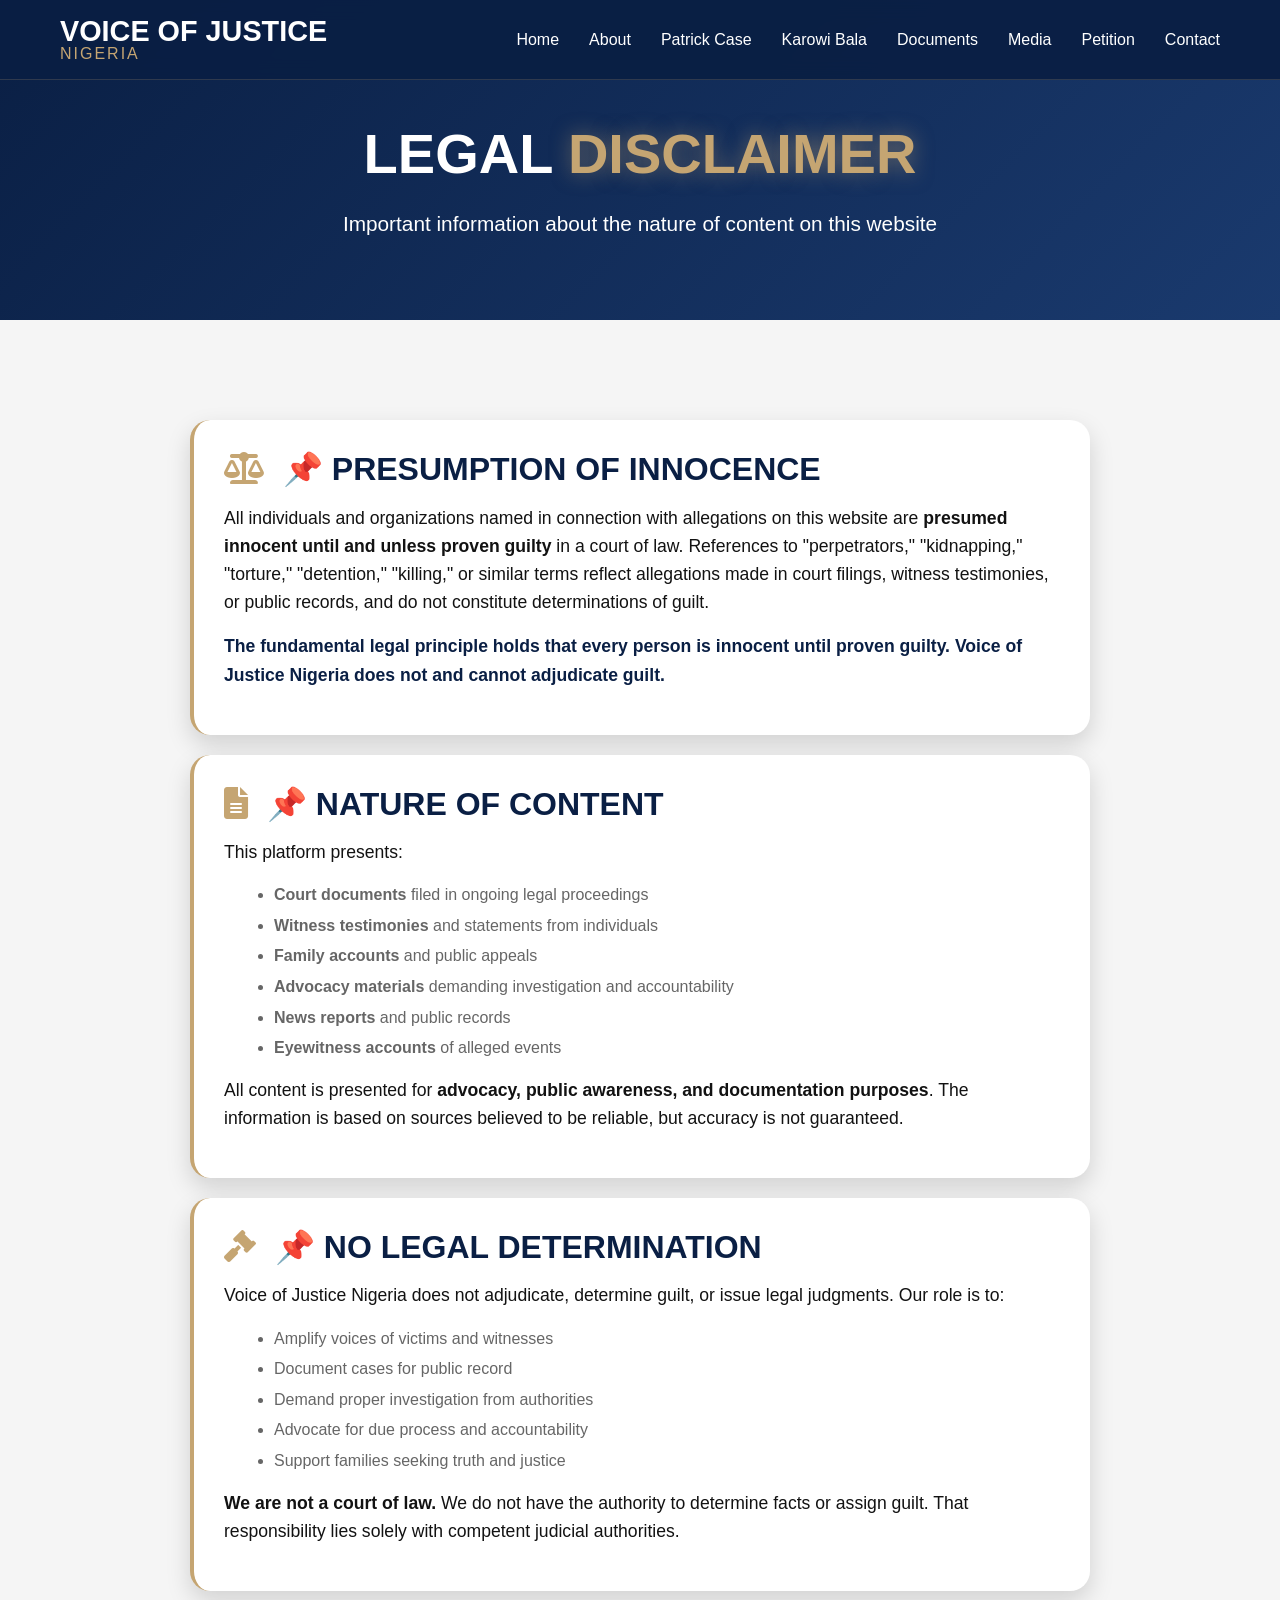
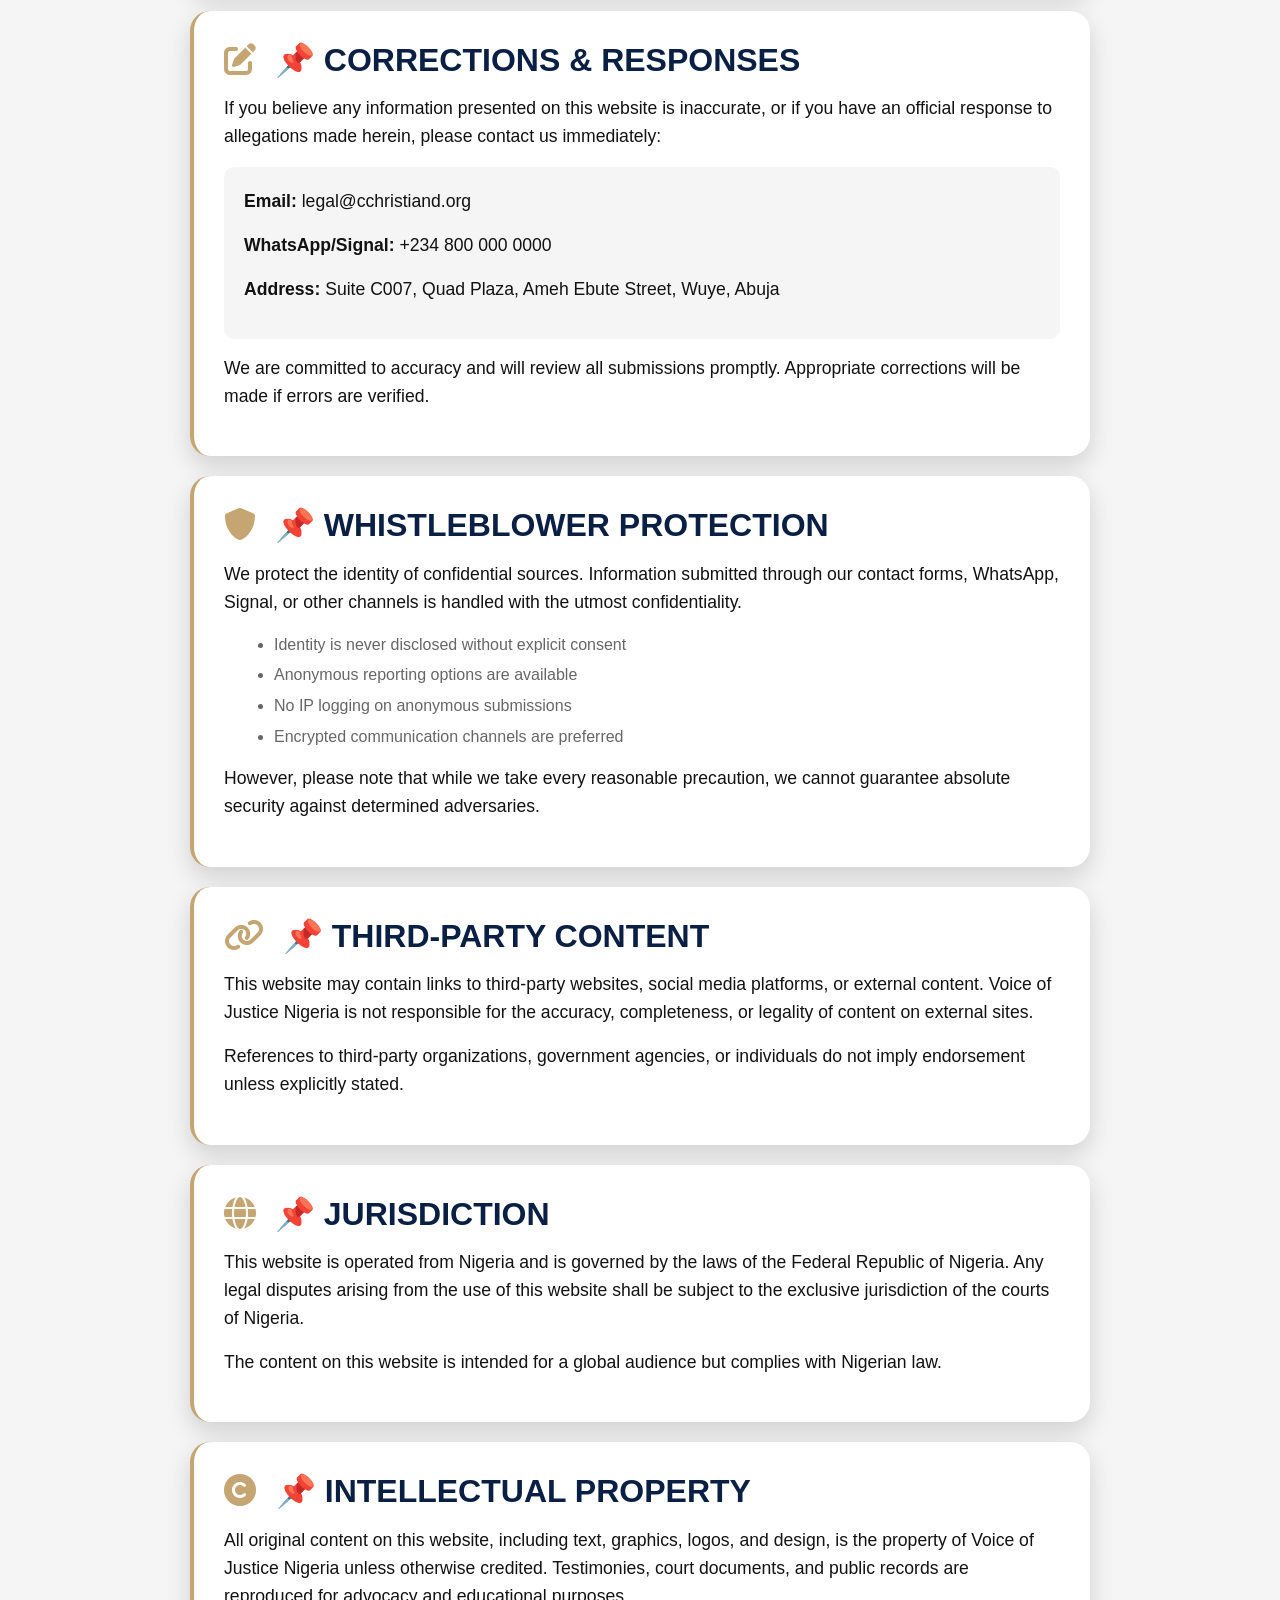
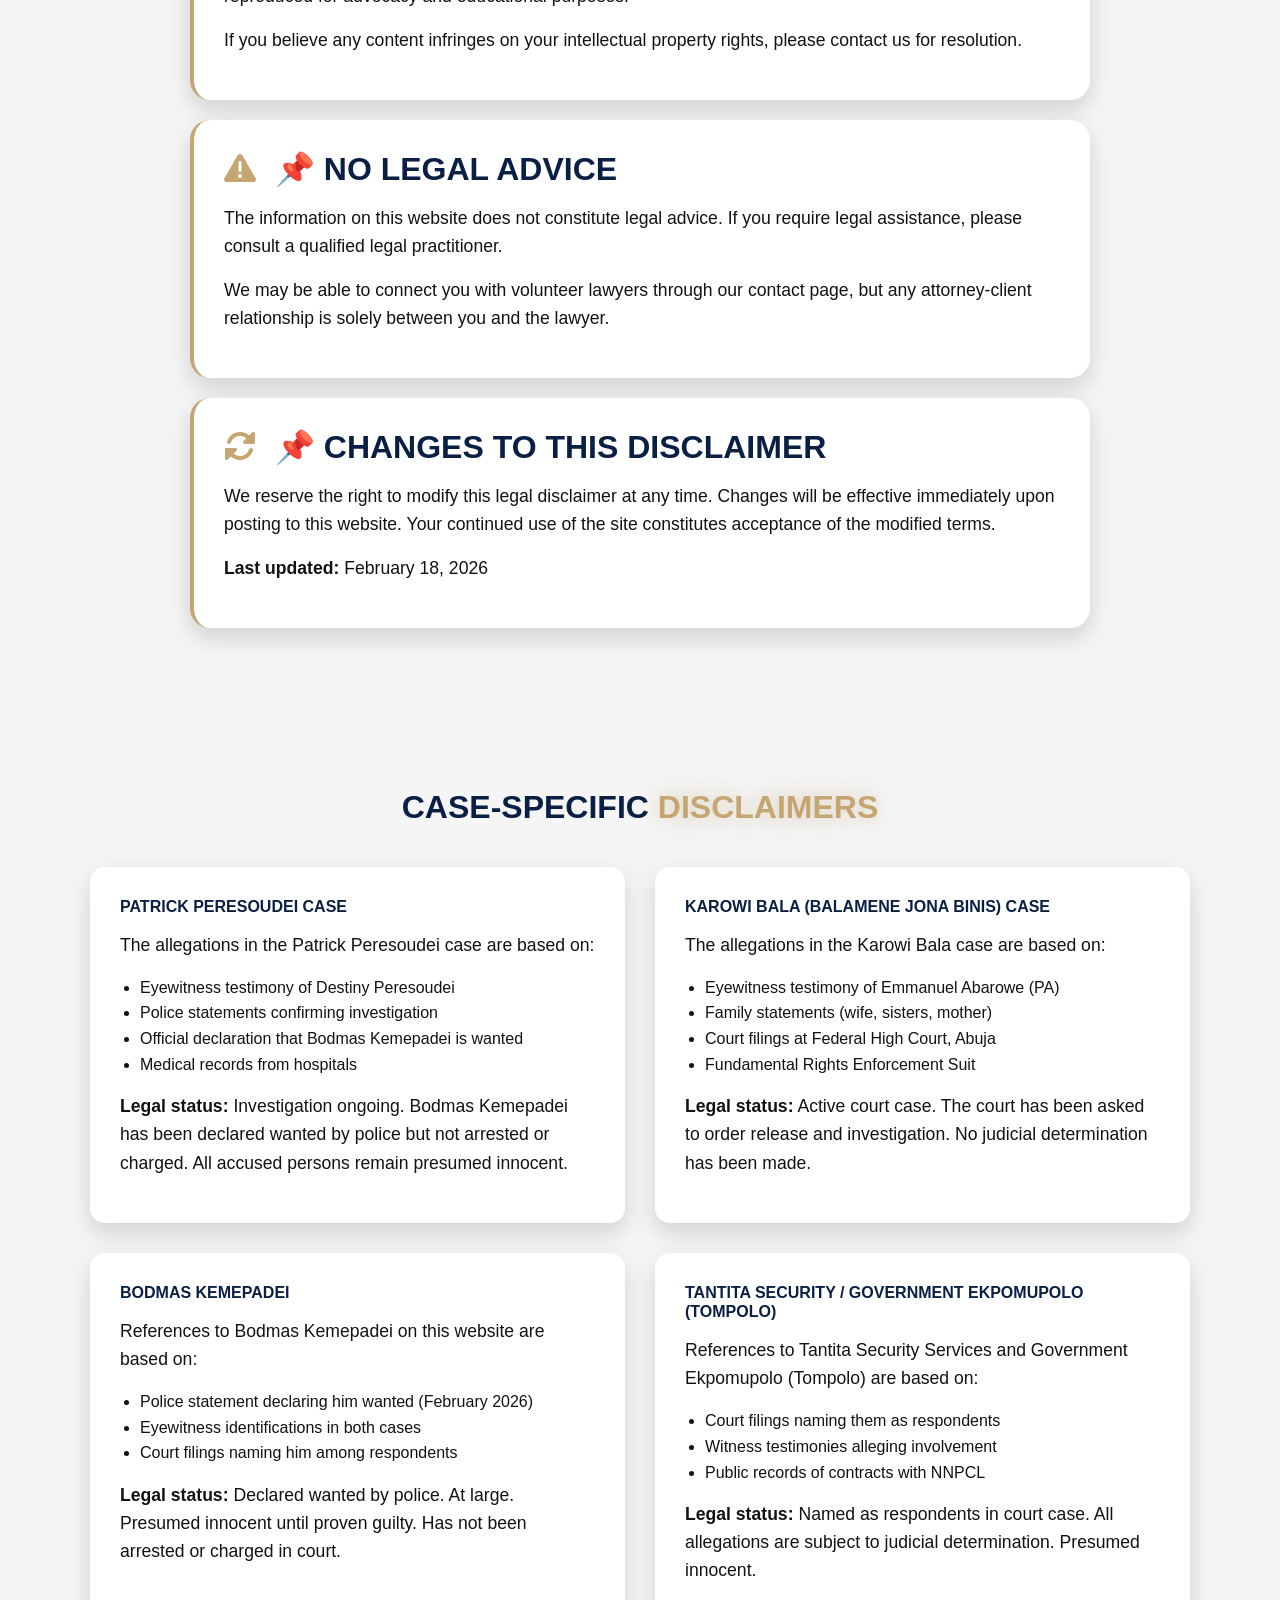
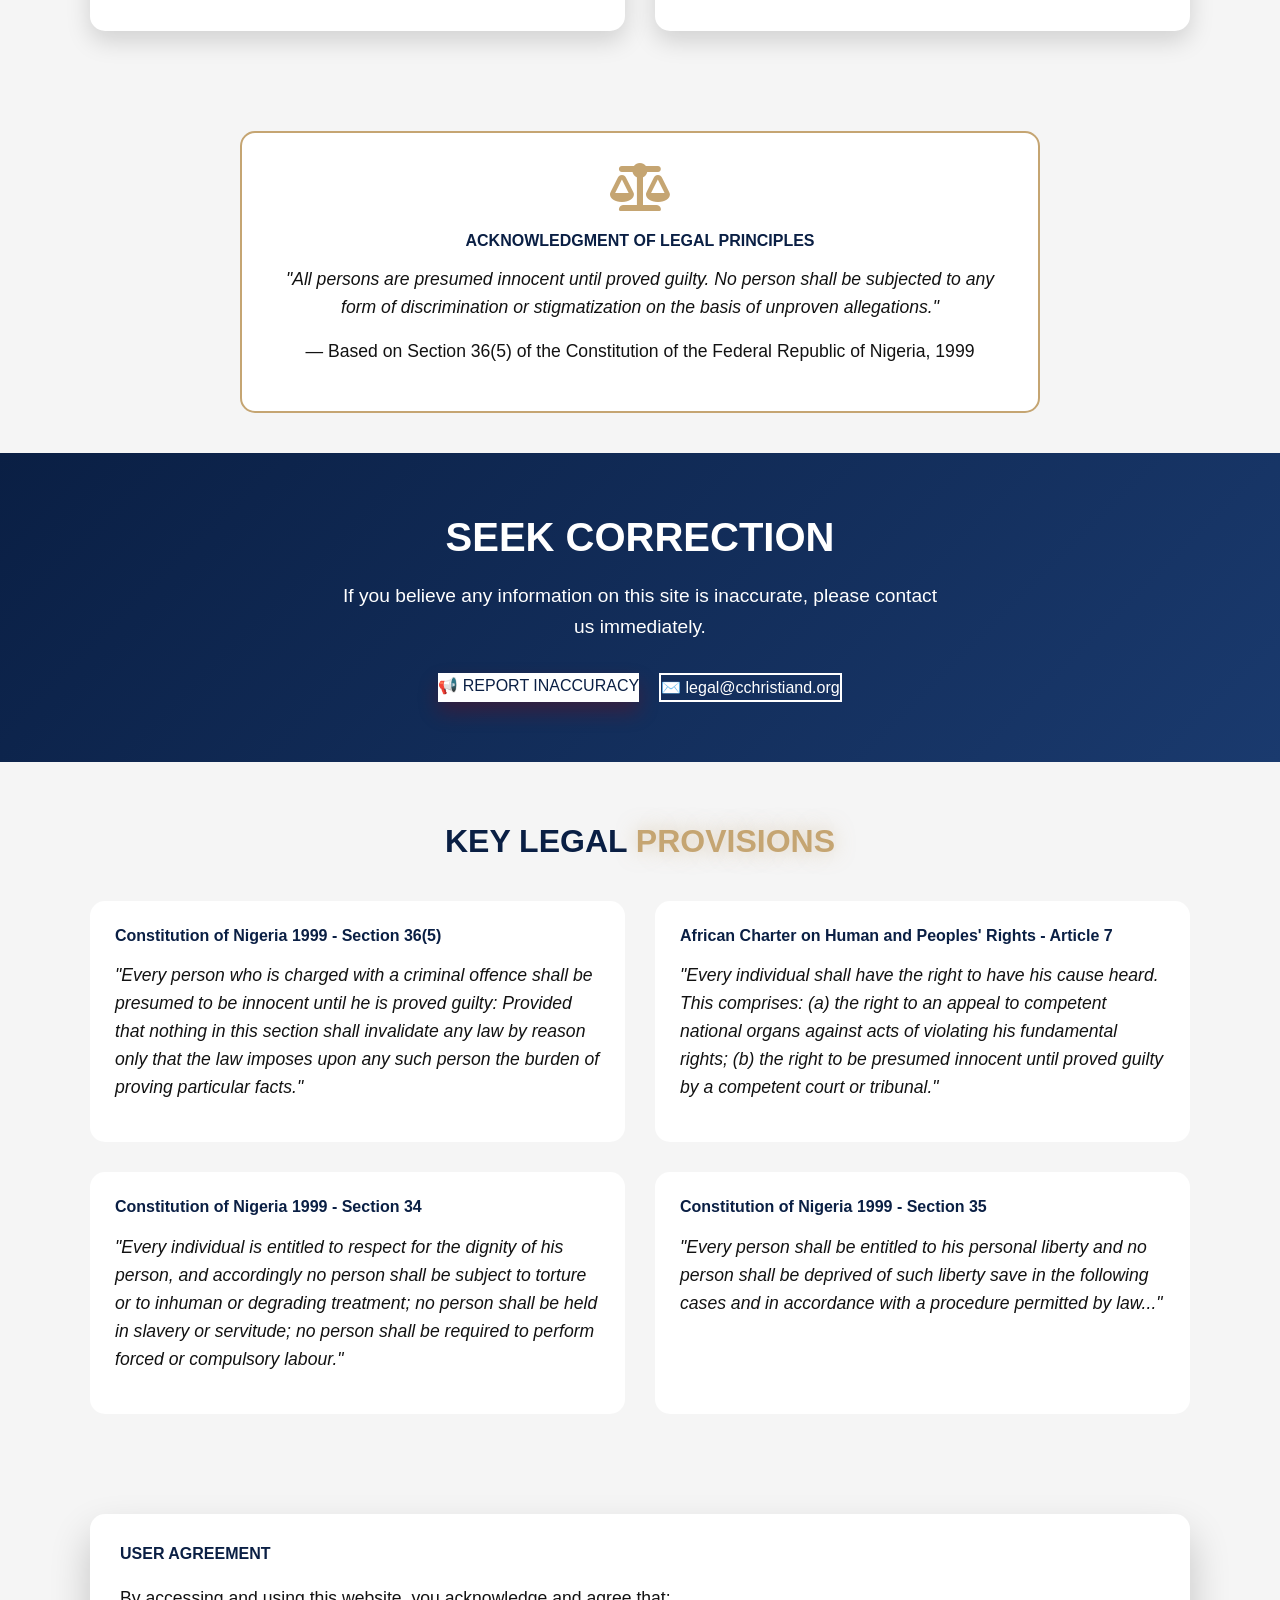
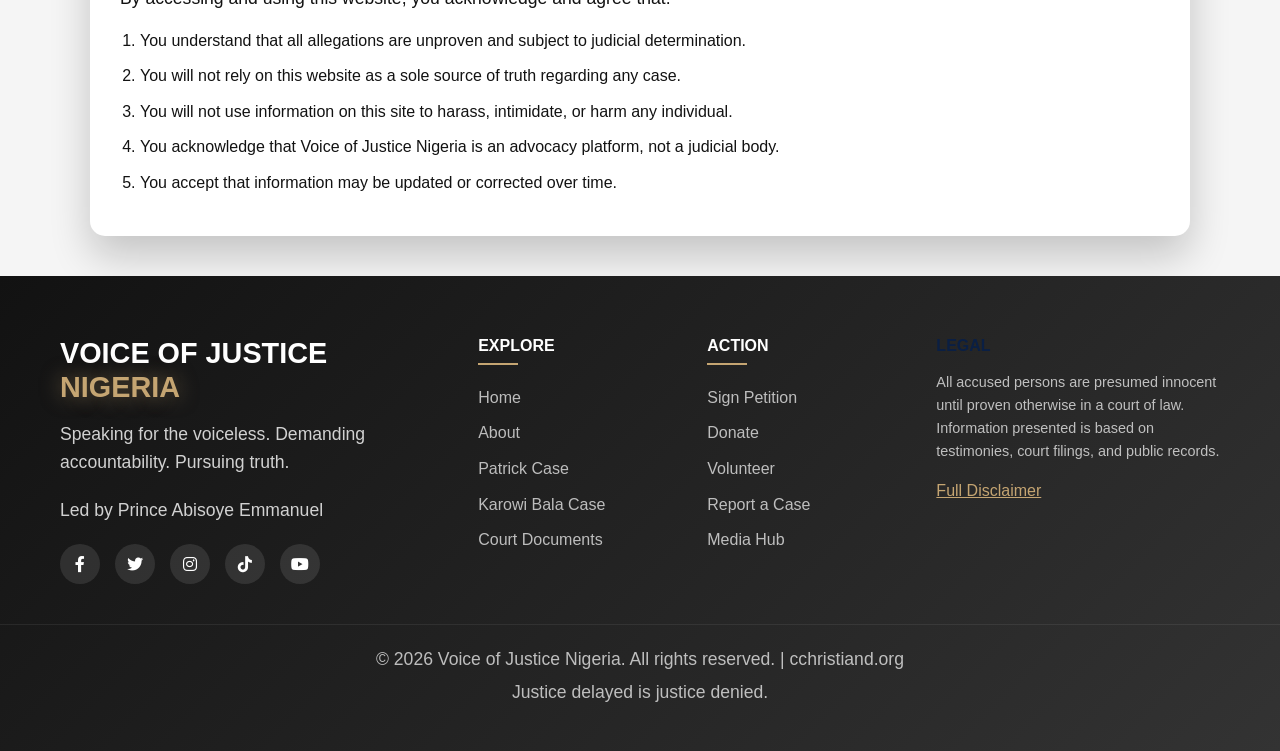
<file: legal-disclaimer.html>
<!DOCTYPE html>
<html lang="en">
<head>
    <meta charset="UTF-8">
    <meta name="viewport" content="width=device-width, initial-scale=1.0">
    <title>Legal Disclaimer - Voice of Justice Nigeria</title>
    
    <!-- CSS Files -->
    <link rel="stylesheet" href="assets/css/style.css">
    <link rel="stylesheet" href="assets/css/animations.css">
    <link rel="stylesheet" href="assets/css/responsive.css">
    
    <!-- Font Awesome -->
    <link rel="stylesheet" href="https://cdnjs.cloudflare.com/ajax/libs/font-awesome/6.0.0/css/all.min.css">
</head>
<body>

<!-- ===== HEADER ===== -->
<header>
    <div class="header-container">
        <div class="logo">
            <div class="logo-text">VOICE OF JUSTICE<br><span>NIGERIA</span></div>
        </div>
        
        <div class="menu-toggle"><i class="fas fa-bars"></i></div>
        
        <nav class="nav-menu">
            <a href="index.html">Home</a>
            <a href="about.html">About</a>
            <a href="patrick-case.html">Patrick Case</a>
            <a href="karowi-case.html">Karowi Bala</a>
            <a href="court-documents.html">Documents</a>
            <a href="media-hub.html">Media</a>
            <a href="petition.html">Petition</a>
            <a href="contact.html">Contact</a>
        </nav>
    </div>
</header>

<!-- ===== PAGE HEADER ===== -->
<section style="background: var(--gradient-primary); padding: 120px 0 60px; color: white; text-align: center;">
    <div class="container">
        <h1 style="color: white; font-size: 3.5rem;">LEGAL <span class="gold-text">DISCLAIMER</span></h1>
        <p style="font-size: 1.3rem; max-width: 700px; margin: 20px auto;">Important information about the nature of content on this website</p>
    </div>
</section>

<!-- ===== MAIN DISCLAIMER CONTENT ===== -->
<section class="legal-disclaimer" style="padding: 60px 0;">
    <div class="container">
        <div class="disclaimer-content">
            
            <!-- PRESUMPTION OF INNOCENCE -->
            <div class="disclaimer-box">
                <h3><i class="fas fa-balance-scale" style="color: var(--secondary); margin-right: 10px;"></i> 📌 PRESUMPTION OF INNOCENCE</h3>
                <p>All individuals and organizations named in connection with allegations on this website are <strong>presumed innocent until and unless proven guilty</strong> in a court of law. References to "perpetrators," "kidnapping," "torture," "detention," "killing," or similar terms reflect allegations made in court filings, witness testimonies, or public records, and do not constitute determinations of guilt.</p>
                <p style="margin-top: 15px; font-weight: 600; color: var(--primary);">The fundamental legal principle holds that every person is innocent until proven guilty. Voice of Justice Nigeria does not and cannot adjudicate guilt.</p>
            </div>
            
            <!-- NATURE OF CONTENT -->
            <div class="disclaimer-box">
                <h3><i class="fas fa-file-alt" style="color: var(--secondary); margin-right: 10px;"></i> 📌 NATURE OF CONTENT</h3>
                <p>This platform presents:</p>
                <ul style="margin-top: 10px; margin-bottom: 15px; padding-left: 30px;">
                    <li><strong>Court documents</strong> filed in ongoing legal proceedings</li>
                    <li><strong>Witness testimonies</strong> and statements from individuals</li>
                    <li><strong>Family accounts</strong> and public appeals</li>
                    <li><strong>Advocacy materials</strong> demanding investigation and accountability</li>
                    <li><strong>News reports</strong> and public records</li>
                    <li><strong>Eyewitness accounts</strong> of alleged events</li>
                </ul>
                <p>All content is presented for <strong>advocacy, public awareness, and documentation purposes</strong>. The information is based on sources believed to be reliable, but accuracy is not guaranteed.</p>
            </div>
            
            <!-- NO LEGAL DETERMINATION -->
            <div class="disclaimer-box">
                <h3><i class="fas fa-gavel" style="color: var(--secondary); margin-right: 10px;"></i> 📌 NO LEGAL DETERMINATION</h3>
                <p>Voice of Justice Nigeria does not adjudicate, determine guilt, or issue legal judgments. Our role is to:</p>
                <ul style="margin-top: 10px; margin-bottom: 15px; padding-left: 30px;">
                    <li>Amplify voices of victims and witnesses</li>
                    <li>Document cases for public record</li>
                    <li>Demand proper investigation from authorities</li>
                    <li>Advocate for due process and accountability</li>
                    <li>Support families seeking truth and justice</li>
                </ul>
                <p><strong>We are not a court of law.</strong> We do not have the authority to determine facts or assign guilt. That responsibility lies solely with competent judicial authorities.</p>
            </div>
            
            <!-- CORRECTIONS & RESPONSES -->
            <div class="disclaimer-box">
                <h3><i class="fas fa-edit" style="color: var(--secondary); margin-right: 10px;"></i> 📌 CORRECTIONS & RESPONSES</h3>
                <p>If you believe any information presented on this website is inaccurate, or if you have an official response to allegations made herein, please contact us immediately:</p>
                <div style="background: var(--light); padding: 20px; border-radius: 10px; margin-top: 15px;">
                    <p><strong>Email:</strong> legal@cchristiand.org</p>
                    <p><strong>WhatsApp/Signal:</strong> +234 800 000 0000</p>
                    <p><strong>Address:</strong> Suite C007, Quad Plaza, Ameh Ebute Street, Wuye, Abuja</p>
                </div>
                <p style="margin-top: 15px;">We are committed to accuracy and will review all submissions promptly. Appropriate corrections will be made if errors are verified.</p>
            </div>
            
            <!-- WHISTLEBLOWER PROTECTION -->
            <div class="disclaimer-box">
                <h3><i class="fas fa-shield-alt" style="color: var(--secondary); margin-right: 10px;"></i> 📌 WHISTLEBLOWER PROTECTION</h3>
                <p>We protect the identity of confidential sources. Information submitted through our contact forms, WhatsApp, Signal, or other channels is handled with the utmost confidentiality.</p>
                <ul style="margin-top: 10px; margin-bottom: 15px; padding-left: 30px;">
                    <li>Identity is never disclosed without explicit consent</li>
                    <li>Anonymous reporting options are available</li>
                    <li>No IP logging on anonymous submissions</li>
                    <li>Encrypted communication channels are preferred</li>
                </ul>
                <p>However, please note that while we take every reasonable precaution, we cannot guarantee absolute security against determined adversaries.</p>
            </div>
            
            <!-- THIRD-PARTY CONTENT -->
            <div class="disclaimer-box">
                <h3><i class="fas fa-link" style="color: var(--secondary); margin-right: 10px;"></i> 📌 THIRD-PARTY CONTENT</h3>
                <p>This website may contain links to third-party websites, social media platforms, or external content. Voice of Justice Nigeria is not responsible for the accuracy, completeness, or legality of content on external sites.</p>
                <p>References to third-party organizations, government agencies, or individuals do not imply endorsement unless explicitly stated.</p>
            </div>
            
            <!-- JURISDICTION -->
            <div class="disclaimer-box">
                <h3><i class="fas fa-globe" style="color: var(--secondary); margin-right: 10px;"></i> 📌 JURISDICTION</h3>
                <p>This website is operated from Nigeria and is governed by the laws of the Federal Republic of Nigeria. Any legal disputes arising from the use of this website shall be subject to the exclusive jurisdiction of the courts of Nigeria.</p>
                <p style="margin-top: 15px;">The content on this website is intended for a global audience but complies with Nigerian law.</p>
            </div>
            
            <!-- INTELLECTUAL PROPERTY -->
            <div class="disclaimer-box">
                <h3><i class="fas fa-copyright" style="color: var(--secondary); margin-right: 10px;"></i> 📌 INTELLECTUAL PROPERTY</h3>
                <p>All original content on this website, including text, graphics, logos, and design, is the property of Voice of Justice Nigeria unless otherwise credited. Testimonies, court documents, and public records are reproduced for advocacy and educational purposes.</p>
                <p style="margin-top: 15px;">If you believe any content infringes on your intellectual property rights, please contact us for resolution.</p>
            </div>
            
            <!-- NO LEGAL ADVICE -->
            <div class="disclaimer-box">
                <h3><i class="fas fa-exclamation-triangle" style="color: var(--secondary); margin-right: 10px;"></i> 📌 NO LEGAL ADVICE</h3>
                <p>The information on this website does not constitute legal advice. If you require legal assistance, please consult a qualified legal practitioner.</p>
                <p style="margin-top: 10px;">We may be able to connect you with volunteer lawyers through our <a href="contact.html">contact page</a>, but any attorney-client relationship is solely between you and the lawyer.</p>
            </div>
            
            <!-- CHANGES TO DISCLAIMER -->
            <div class="disclaimer-box">
                <h3><i class="fas fa-sync-alt" style="color: var(--secondary); margin-right: 10px;"></i> 📌 CHANGES TO THIS DISCLAIMER</h3>
                <p>We reserve the right to modify this legal disclaimer at any time. Changes will be effective immediately upon posting to this website. Your continued use of the site constitutes acceptance of the modified terms.</p>
                <p style="margin-top: 15px;"><strong>Last updated:</strong> February 18, 2026</p>
            </div>
        </div>
    </div>
</section>

<!-- ===== SPECIFIC CASE DISCLAIMERS ===== -->
<section style="background: var(--light); padding: 60px 0;">
    <div class="container">
        <h3 style="text-align: center; margin-bottom: 40px;">CASE-SPECIFIC <span class="gold-text">DISCLAIMERS</span></h3>
        
        <div style="display: grid; grid-template-columns: repeat(2, 1fr); gap: 30px;">
            
            <!-- PATRICK CASE DISCLAIMER -->
            <div style="background: white; padding: 30px; border-radius: 15px; box-shadow: var(--shadow-md);">
                <h4 style="color: var(--primary); margin-bottom: 15px;">PATRICK PERESOUDEI CASE</h4>
                <p>The allegations in the Patrick Peresoudei case are based on:</p>
                <ul style="margin: 15px 0; padding-left: 20px;">
                    <li>Eyewitness testimony of Destiny Peresoudei</li>
                    <li>Police statements confirming investigation</li>
                    <li>Official declaration that Bodmas Kemepadei is wanted</li>
                    <li>Medical records from hospitals</li>
                </ul>
                <p><strong>Legal status:</strong> Investigation ongoing. Bodmas Kemepadei has been declared wanted by police but not arrested or charged. All accused persons remain presumed innocent.</p>
            </div>
            
            <!-- KAROWI BALA CASE DISCLAIMER -->
            <div style="background: white; padding: 30px; border-radius: 15px; box-shadow: var(--shadow-md);">
                <h4 style="color: var(--primary); margin-bottom: 15px;">KAROWI BALA (BALAMENE JONA BINIS) CASE</h4>
                <p>The allegations in the Karowi Bala case are based on:</p>
                <ul style="margin: 15px 0; padding-left: 20px;">
                    <li>Eyewitness testimony of Emmanuel Abarowe (PA)</li>
                    <li>Family statements (wife, sisters, mother)</li>
                    <li>Court filings at Federal High Court, Abuja</li>
                    <li>Fundamental Rights Enforcement Suit</li>
                </ul>
                <p><strong>Legal status:</strong> Active court case. The court has been asked to order release and investigation. No judicial determination has been made.</p>
            </div>
            
            <!-- BODMAS KEMEPADEI DISCLAIMER -->
            <div style="background: white; padding: 30px; border-radius: 15px; box-shadow: var(--shadow-md);">
                <h4 style="color: var(--primary); margin-bottom: 15px;">BODMAS KEMEPADEI</h4>
                <p>References to Bodmas Kemepadei on this website are based on:</p>
                <ul style="margin: 15px 0; padding-left: 20px;">
                    <li>Police statement declaring him wanted (February 2026)</li>
                    <li>Eyewitness identifications in both cases</li>
                    <li>Court filings naming him among respondents</li>
                </ul>
                <p><strong>Legal status:</strong> Declared wanted by police. At large. Presumed innocent until proven guilty. Has not been arrested or charged in court.</p>
            </div>
            
            <!-- TANTITA/TOMPOLO DISCLAIMER -->
            <div style="background: white; padding: 30px; border-radius: 15px; box-shadow: var(--shadow-md);">
                <h4 style="color: var(--primary); margin-bottom: 15px;">TANTITA SECURITY / GOVERNMENT EKPOMUPOLO (TOMPOLO)</h4>
                <p>References to Tantita Security Services and Government Ekpomupolo (Tompolo) are based on:</p>
                <ul style="margin: 15px 0; padding-left: 20px;">
                    <li>Court filings naming them as respondents</li>
                    <li>Witness testimonies alleging involvement</li>
                    <li>Public records of contracts with NNPCL</li>
                </ul>
                <p><strong>Legal status:</strong> Named as respondents in court case. All allegations are subject to judicial determination. Presumed innocent.</p>
            </div>
        </div>
    </div>
</section>

<!-- ===== ACKNOWLEDGMENT OF ALLEGATIONS ===== -->
<section style="padding: 40px 0;">
    <div class="container">
        <div style="background: white; padding: 30px; border-radius: 15px; border: 2px solid var(--secondary); max-width: 800px; margin: 0 auto; text-align: center;">
            <i class="fas fa-balance-scale" style="font-size: 3rem; color: var(--secondary); margin-bottom: 20px;"></i>
            <h4 style="color: var(--primary); margin-bottom: 15px;">ACKNOWLEDGMENT OF LEGAL PRINCIPLES</h4>
            <p style="font-style: italic;">"All persons are presumed innocent until proved guilty. No person shall be subjected to any form of discrimination or stigmatization on the basis of unproven allegations."</p>
            <p style="margin-top: 15px;">— Based on Section 36(5) of the Constitution of the Federal Republic of Nigeria, 1999</p>
        </div>
    </div>
</section>

<!-- ===== REPORT INACCURACIES ===== -->
<section style="background: var(--gradient-primary); padding: 60px 0; color: white; text-align: center;">
    <div class="container">
        <h3 style="color: white; font-size: 2.5rem; margin-bottom: 20px;">SEEK CORRECTION</h3>
        <p style="font-size: 1.2rem; max-width: 600px; margin: 0 auto 30px;">If you believe any information on this site is inaccurate, please contact us immediately.</p>
        
        <div style="display: flex; gap: 20px; justify-content: center; flex-wrap: wrap;">
            <a href="contact.html" class="btn-primary" style="background: white; color: var(--primary);">📢 REPORT INACCURACY</a>
            <a href="mailto:legal@cchristiand.org" class="btn-secondary" style="border-color: white; color: white;">✉️ legal@cchristiand.org</a>
        </div>
    </div>
</section>

<!-- ===== FULL TEXT OF KEY LEGAL PROVISIONS ===== -->
<section style="padding: 60px 0; background: var(--light);">
    <div class="container">
        <h3 style="text-align: center; margin-bottom: 40px;">KEY LEGAL <span class="gold-text">PROVISIONS</span></h3>
        
        <div style="display: grid; grid-template-columns: repeat(2, 1fr); gap: 30px;">
            
            <!-- Section 36(5) -->
            <div style="background: white; padding: 25px; border-radius: 15px;">
                <h4 style="color: var(--primary);">Constitution of Nigeria 1999 - Section 36(5)</h4>
                <p style="font-style: italic; margin-top: 15px;">"Every person who is charged with a criminal offence shall be presumed to be innocent until he is proved guilty: Provided that nothing in this section shall invalidate any law by reason only that the law imposes upon any such person the burden of proving particular facts."</p>
            </div>
            
            <!-- African Charter Article 7 -->
            <div style="background: white; padding: 25px; border-radius: 15px;">
                <h4 style="color: var(--primary);">African Charter on Human and Peoples' Rights - Article 7</h4>
                <p style="font-style: italic; margin-top: 15px;">"Every individual shall have the right to have his cause heard. This comprises: (a) the right to an appeal to competent national organs against acts of violating his fundamental rights; (b) the right to be presumed innocent until proved guilty by a competent court or tribunal."</p>
            </div>
            
            <!-- Section 34 -->
            <div style="background: white; padding: 25px; border-radius: 15px;">
                <h4 style="color: var(--primary);">Constitution of Nigeria 1999 - Section 34</h4>
                <p style="font-style: italic; margin-top: 15px;">"Every individual is entitled to respect for the dignity of his person, and accordingly no person shall be subject to torture or to inhuman or degrading treatment; no person shall be held in slavery or servitude; no person shall be required to perform forced or compulsory labour."</p>
            </div>
            
            <!-- Section 35 -->
            <div style="background: white; padding: 25px; border-radius: 15px;">
                <h4 style="color: var(--primary);">Constitution of Nigeria 1999 - Section 35</h4>
                <p style="font-style: italic; margin-top: 15px;">"Every person shall be entitled to his personal liberty and no person shall be deprived of such liberty save in the following cases and in accordance with a procedure permitted by law..."</p>
            </div>
        </div>
    </div>
</section>

<!-- ===== USER AGREEMENT ===== -->
<section style="padding: 40px 0;">
    <div class="container">
        <div style="background: white; padding: 30px; border-radius: 15px; box-shadow: var(--shadow-lg);">
            <h4 style="color: var(--primary); margin-bottom: 20px;">USER AGREEMENT</h4>
            <p>By accessing and using this website, you acknowledge and agree that:</p>
            <ol style="margin-top: 15px; margin-left: 20px;">
                <li style="margin-bottom: 10px;">You understand that all allegations are unproven and subject to judicial determination.</li>
                <li style="margin-bottom: 10px;">You will not rely on this website as a sole source of truth regarding any case.</li>
                <li style="margin-bottom: 10px;">You will not use information on this site to harass, intimidate, or harm any individual.</li>
                <li style="margin-bottom: 10px;">You acknowledge that Voice of Justice Nigeria is an advocacy platform, not a judicial body.</li>
                <li style="margin-bottom: 10px;">You accept that information may be updated or corrected over time.</li>
            </ol>
        </div>
    </div>
</section>

<!-- ===== FOOTER ===== -->
<footer class="premium-footer">
    <div class="footer-grid">
        <div class="footer-about">
            <h3>VOICE OF JUSTICE <span class="gold-text">NIGERIA</span></h3>
            <p>Speaking for the voiceless. Demanding accountability. Pursuing truth.</p>
            <p>Led by Prince Abisoye Emmanuel</p>
            <div class="social-links">
                <a href="#"><i class="fab fa-facebook-f"></i></a>
                <a href="#"><i class="fab fa-twitter"></i></a>
                <a href="#"><i class="fab fa-instagram"></i></a>
                <a href="#"><i class="fab fa-tiktok"></i></a>
                <a href="#"><i class="fab fa-youtube"></i></a>
            </div>
        </div>
        
        <div class="footer-links">
            <h4>EXPLORE</h4>
            <ul>
                <li><a href="index.html">Home</a></li>
                <li><a href="about.html">About</a></li>
                <li><a href="patrick-case.html">Patrick Case</a></li>
                <li><a href="karowi-case.html">Karowi Bala Case</a></li>
                <li><a href="court-documents.html">Court Documents</a></li>
            </ul>
        </div>
        
        <div class="footer-links">
            <h4>ACTION</h4>
            <ul>
                <li><a href="petition.html">Sign Petition</a></li>
                <li><a href="#" onclick="showDonateOptions(); return false;">Donate</a></li>
                <li><a href="volunteer.html">Volunteer</a></li>
                <li><a href="contact.html">Report a Case</a></li>
                <li><a href="media-hub.html">Media Hub</a></li>
            </ul>
        </div>
        
        <div class="footer-legal">
            <h4>LEGAL</h4>
            <p>All accused persons are presumed innocent until proven otherwise in a court of law. Information presented is based on testimonies, court filings, and public records.</p>
            <a href="legal-disclaimer.html">Full Disclaimer</a>
        </div>
    </div>
    
    <div class="footer-bottom">
        <p>© 2026 Voice of Justice Nigeria. All rights reserved. | cchristiand.org</p>
        <p>Justice delayed is justice denied.</p>
    </div>
</footer>

<!-- ===== DONATION MODAL ===== -->
<div id="donateModal" style="display: none; position: fixed; top: 0; left: 0; width: 100%; height: 100%; background: rgba(0,0,0,0.8); z-index: 2000; align-items: center; justify-content: center;">
    <div style="background: white; max-width: 500px; width: 90%; padding: 40px; border-radius: 20px; position: relative;">
        <button onclick="closeDonateModal()" style="position: absolute; top: 15px; right: 15px; background: none; border: none; font-size: 1.5rem; cursor: pointer;">&times;</button>
        
        <h3 style="color: var(--primary); margin-bottom: 20px;">SUPPORT THE <span class="gold-text">FAMILIES</span></h3>
        
        <div style="margin-bottom: 30px;">
            <p style="margin-bottom: 15px;">Your donation will go directly to:</p>
            <ul style="margin-bottom: 20px; padding-left: 20px;">
                <li>👨‍👩‍👧‍👦 Karowi Bala's 9 children (food, school fees, medical)</li>
                <li>💔 Patrick Peresoudei's family (funeral expenses, support)</li>
                <li>⚖️ Legal fees for ongoing court case</li>
                <li>📢 Advocacy and awareness campaigns</li>
            </ul>
        </div>
        
        <div style="display: grid; grid-template-columns: repeat(3, 1fr); gap: 10px; margin-bottom: 20px;">
            <button onclick="selectAmount(10000)" style="padding: 15px; background: var(--light); border: 2px solid var(--light); border-radius: 10px; font-weight: 600; cursor: pointer;">₦10,000</button>
            <button onclick="selectAmount(25000)" style="padding: 15px; background: var(--light); border: 2px solid var(--light); border-radius: 10px; font-weight: 600; cursor: pointer;">₦25,000</button>
            <button onclick="selectAmount(50000)" style="padding: 15px; background: var(--light); border: 2px solid var(--light); border-radius: 10px; font-weight: 600; cursor: pointer;">₦50,000</button>
        </div>
        
        <div style="margin-bottom: 20px;">
            <label for="customAmount">Custom Amount (₦)</label>
            <input type="number" id="customAmount" style="width: 100%; padding: 15px; border: 2px solid var(--light); border-radius: 10px; margin-top: 5px;" placeholder="Enter amount">
        </div>
        
        <button onclick="processDonation()" style="width: 100%; padding: 15px; background: var(--gradient-secondary); color: white; border: none; border-radius: 10px; font-weight: 600; cursor: pointer;">
            <i class="fas fa-heart"></i> DONATE NOW
        </button>
        
        <p style="text-align: center; margin-top: 20px; font-size: 0.8rem; color: var(--gray);">100% of donations go to the families and legal fund</p>
    </div>
</div>

<!-- ===== JAVASCRIPT ===== -->
<script>
    // Mobile menu toggle
    document.querySelector('.menu-toggle').addEventListener('click', function() {
        document.querySelector('.nav-menu').classList.toggle('active');
    });

    // Header scroll effect
    window.addEventListener('scroll', function() {
        const header = document.querySelector('header');
        if (window.scrollY > 50) {
            header.classList.add('scrolled');
        } else {
            header.classList.remove('scrolled');
        }
    });

    // Donation functions
    function showDonateOptions() {
        document.getElementById('donateModal').style.display = 'flex';
    }
    
    function closeDonateModal() {
        document.getElementById('donateModal').style.display = 'none';
    }
    
    function selectAmount(amount) {
        document.getElementById('customAmount').value = amount;
    }
    
    function processDonation() {
        const amount = document.getElementById('customAmount').value;
        if (!amount || amount < 1000) {
            alert('Please enter a valid amount (minimum ₦1,000)');
            return;
        }
        alert(`Thank you for your donation of ₦${parseInt(amount).toLocaleString()}! Your support means everything to the families.`);
        closeDonateModal();
    }
    
    // Close modal when clicking outside
    window.onclick = function(event) {
        const modal = document.getElementById('donateModal');
        if (event.target == modal) {
            modal.style.display = 'none';
        }
    }
</script>

</body>
</html>
</file>
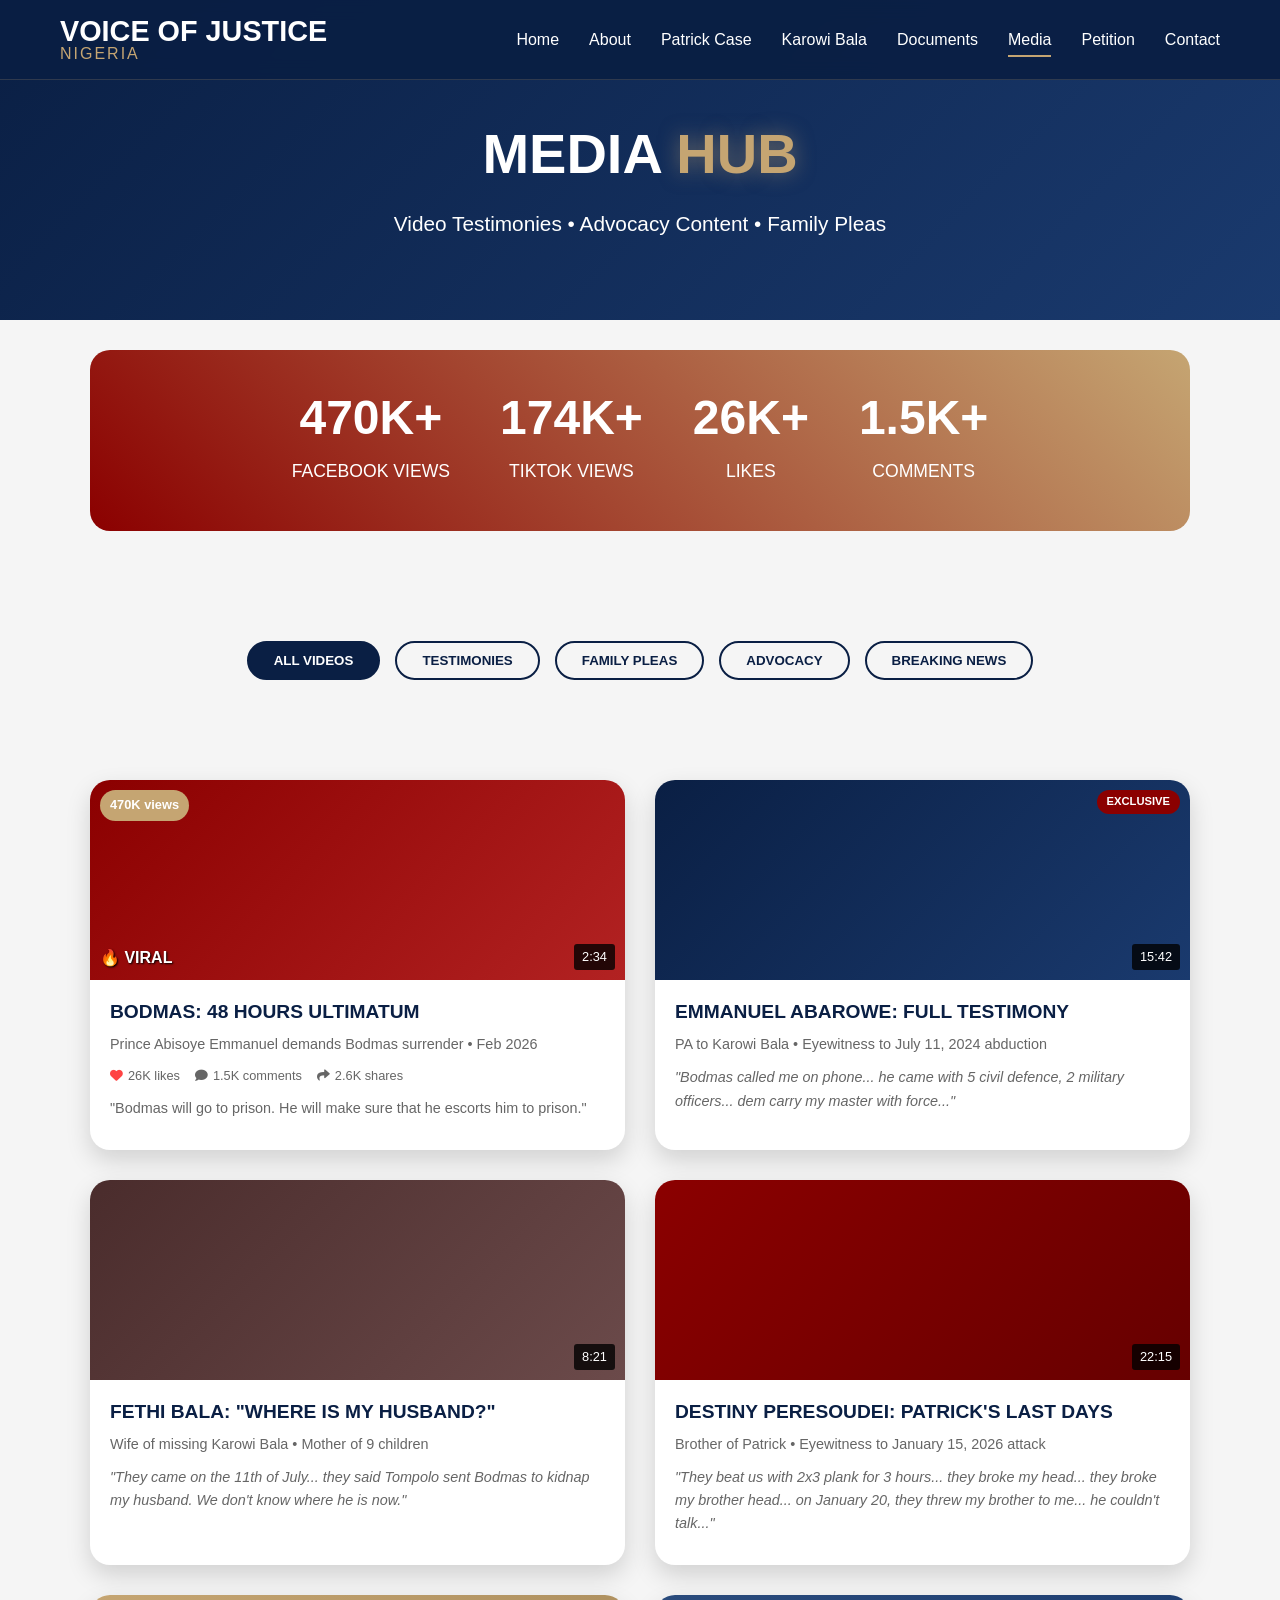
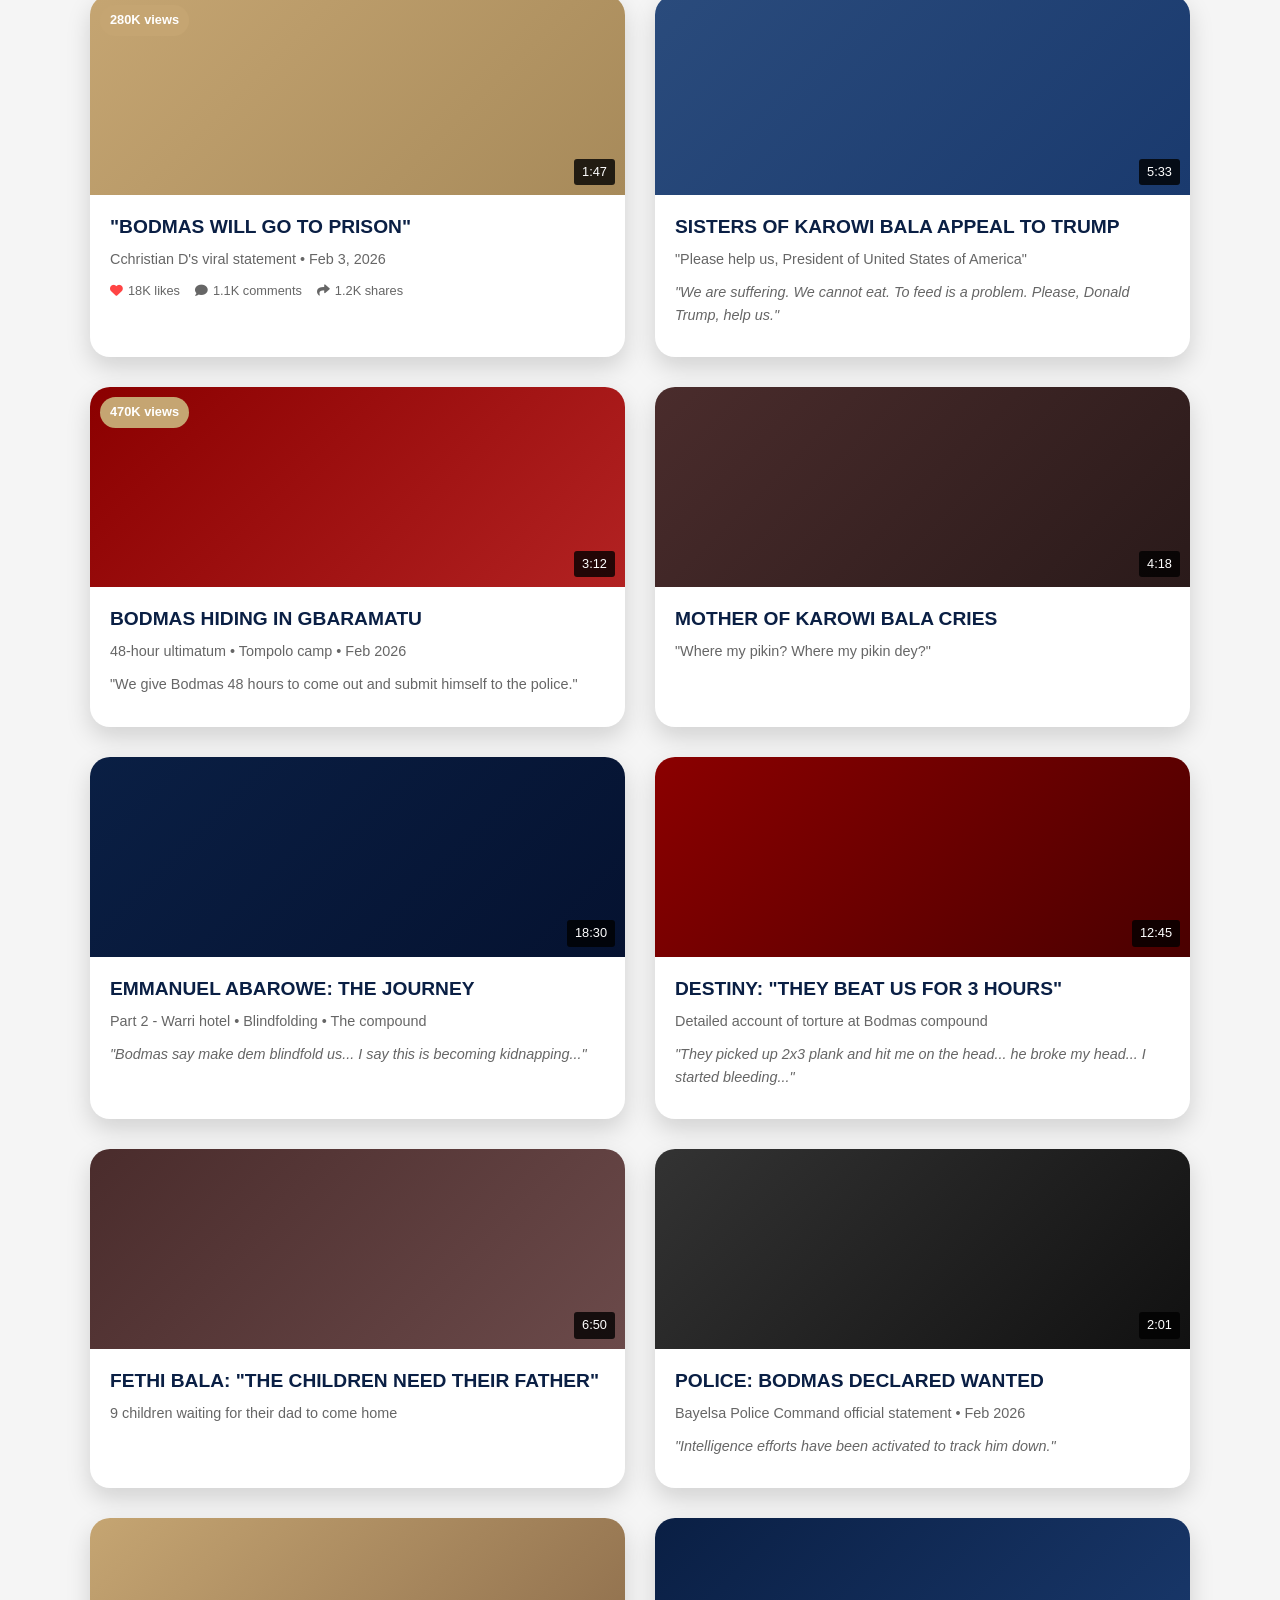
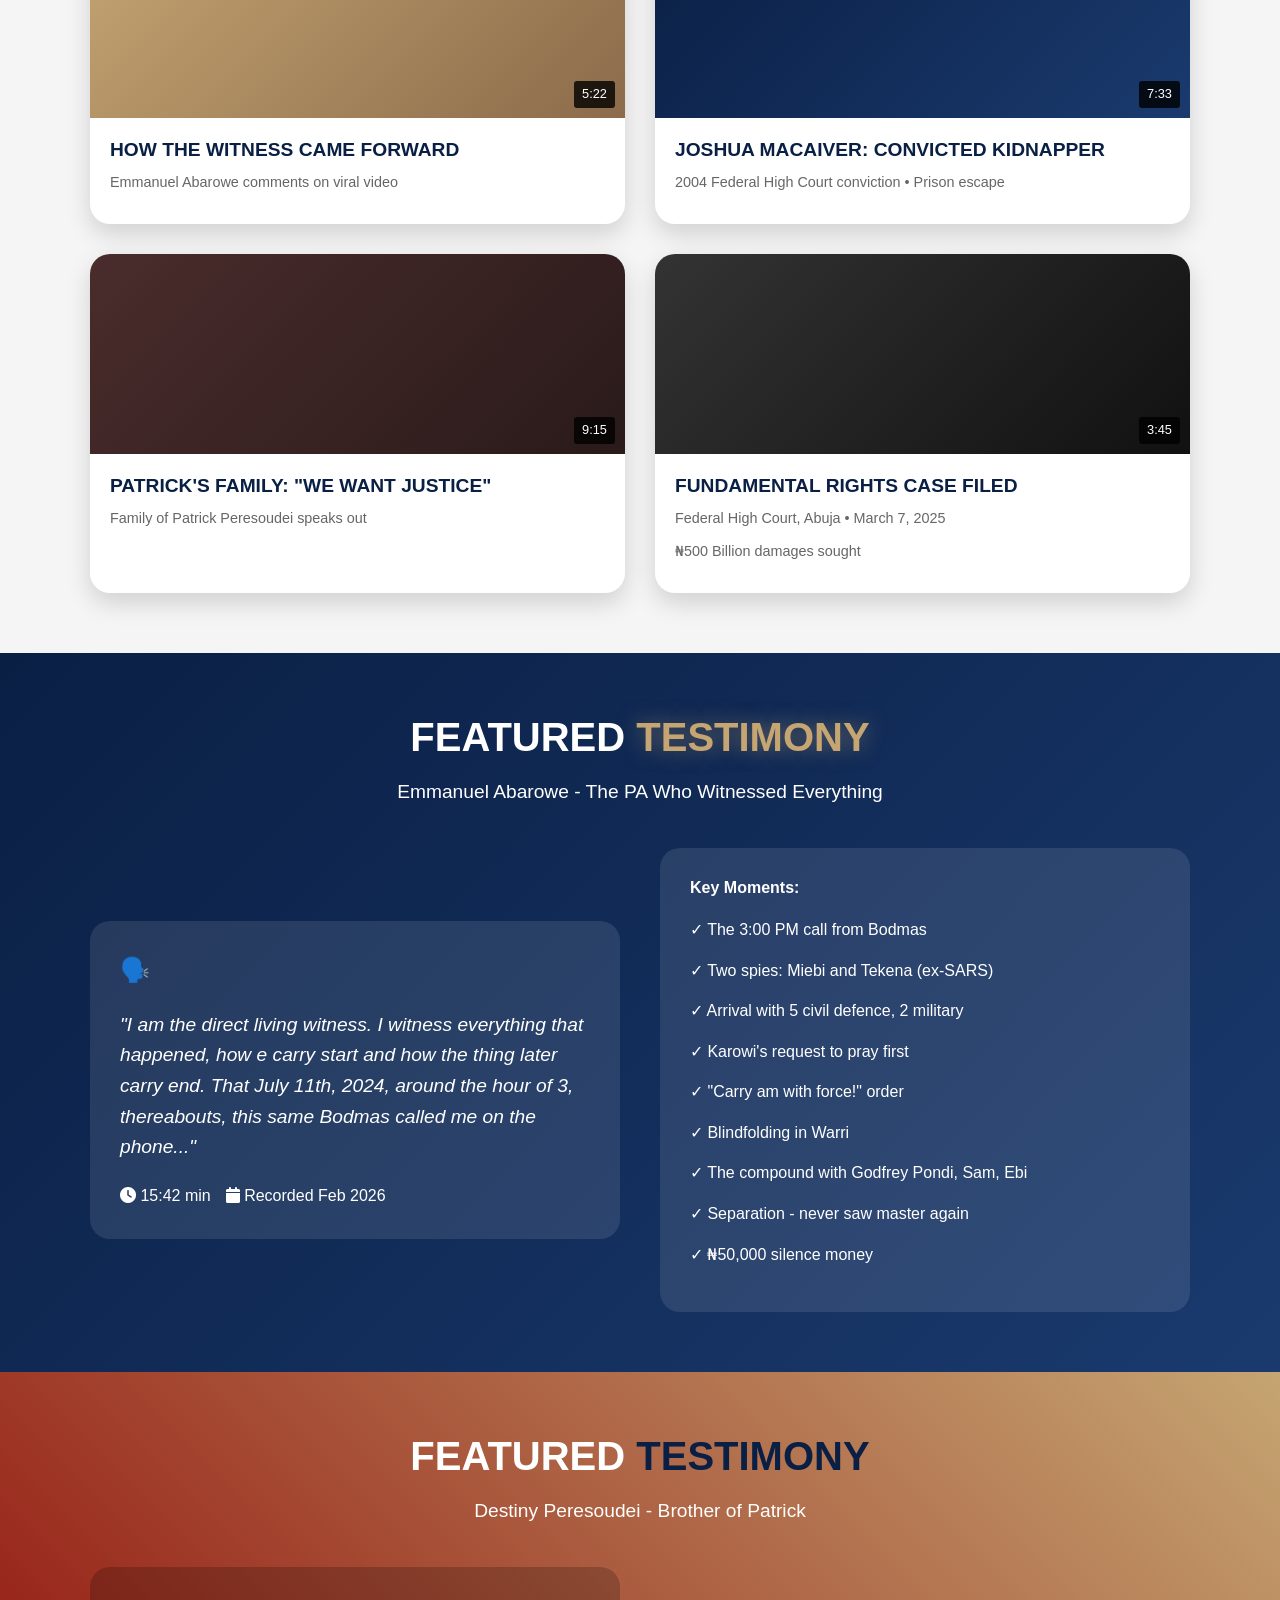
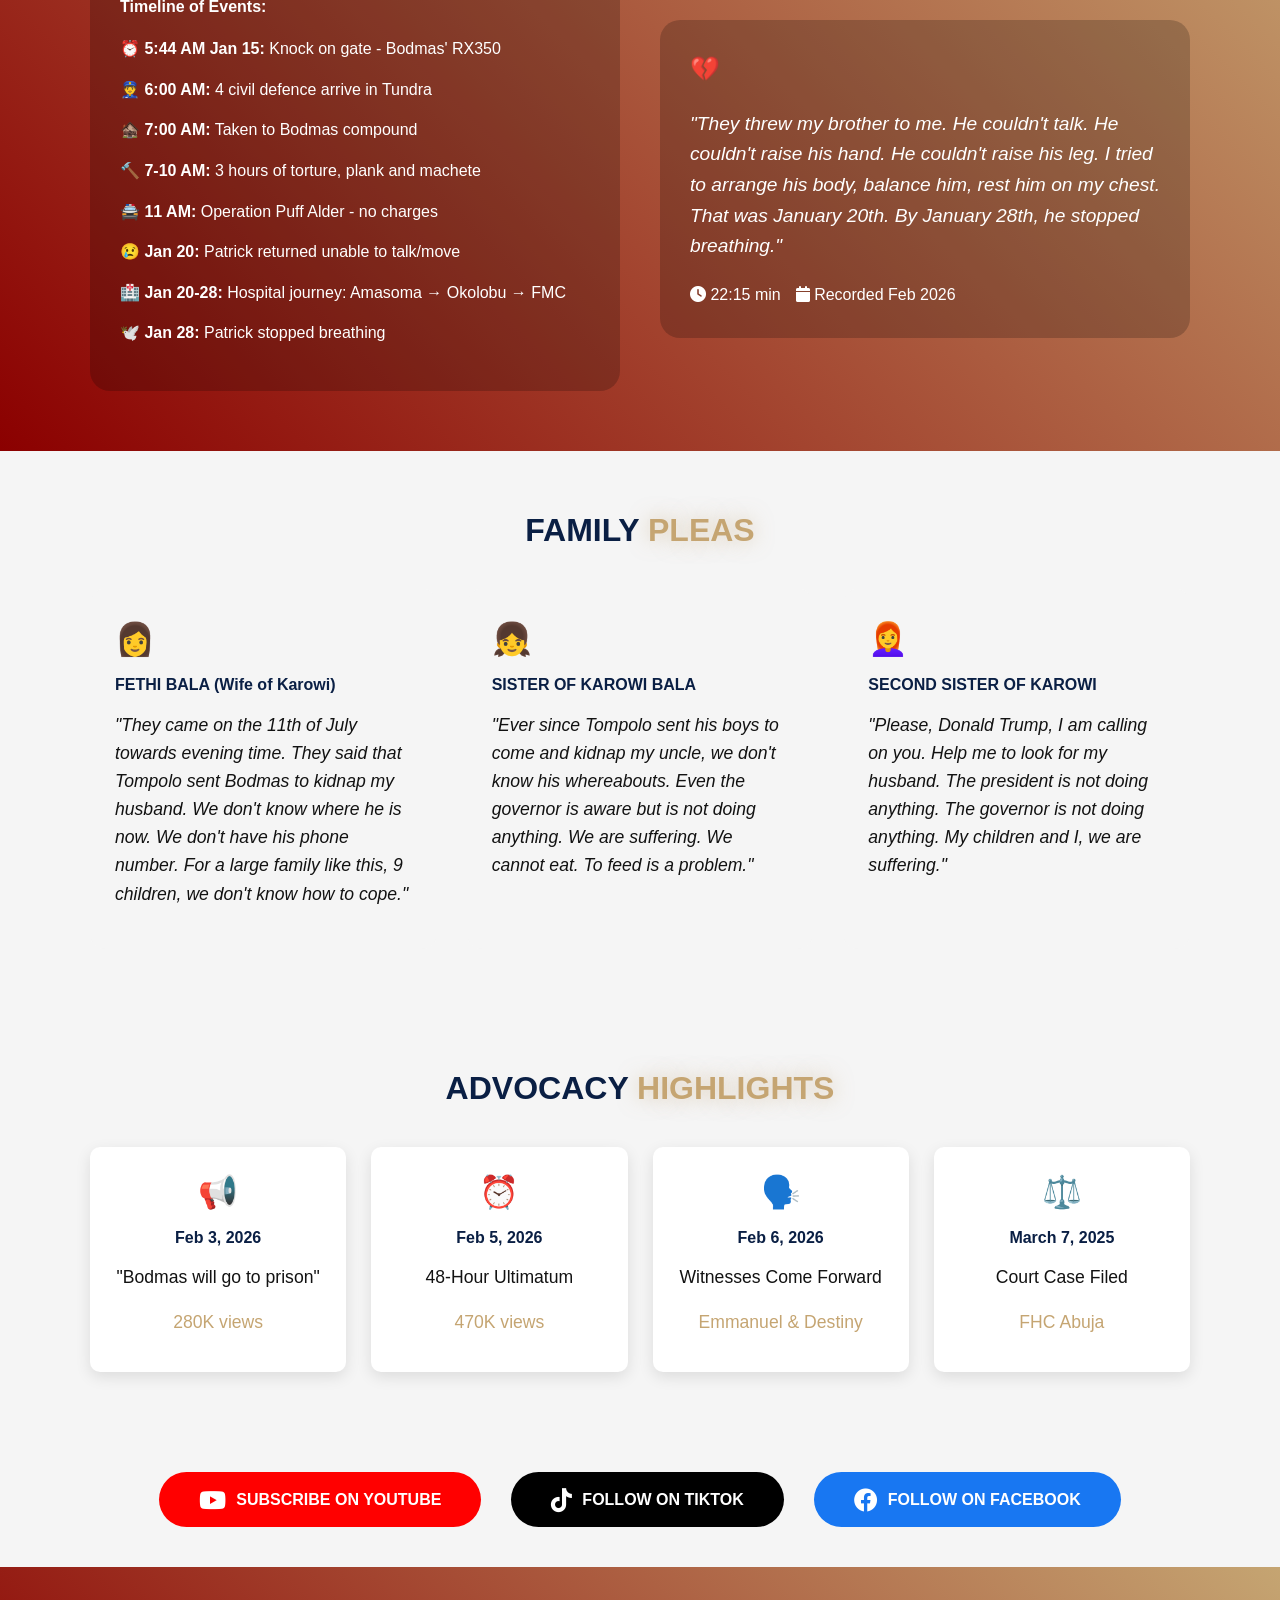
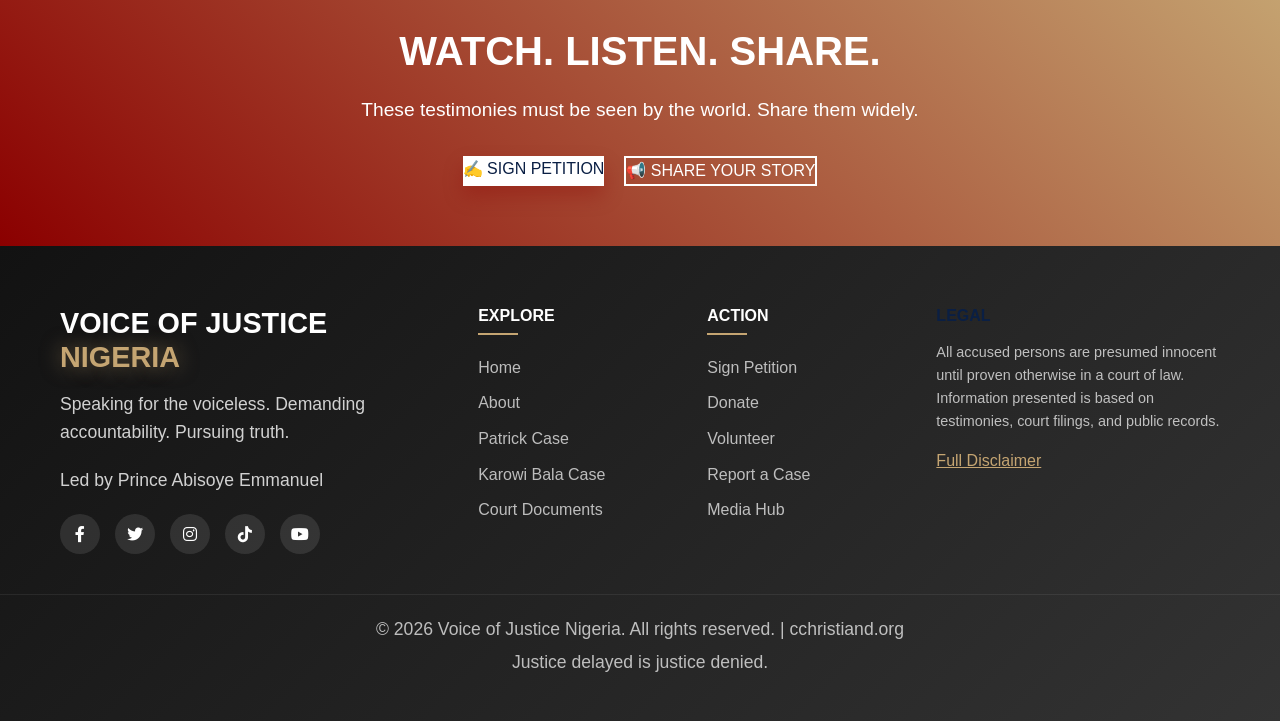
<file: media-hub.html>
<!DOCTYPE html>
<html lang="en">
<head>
    <meta charset="UTF-8">
    <meta name="viewport" content="width=device-width, initial-scale=1.0">
    <title>Media Hub - Video Testimonies - Voice of Justice Nigeria</title>
    
    <!-- CSS Files -->
    <link rel="stylesheet" href="assets/css/style.css">
    <link rel="stylesheet" href="assets/css/animations.css">
    <link rel="stylesheet" href="assets/css/responsive.css">
    
    <!-- Font Awesome -->
    <link rel="stylesheet" href="https://cdnjs.cloudflare.com/ajax/libs/font-awesome/6.0.0/css/all.min.css">
</head>
<body>

<!-- ===== HEADER ===== -->
<header>
    <div class="header-container">
        <div class="logo">
            <div class="logo-text">VOICE OF JUSTICE<br><span>NIGERIA</span></div>
        </div>
        
        <div class="menu-toggle"><i class="fas fa-bars"></i></div>
        
        <nav class="nav-menu">
            <a href="index.html">Home</a>
            <a href="about.html">About</a>
            <a href="patrick-case.html">Patrick Case</a>
            <a href="karowi-case.html">Karowi Bala</a>
            <a href="court-documents.html">Documents</a>
            <a href="media-hub.html" class="active">Media</a>
            <a href="petition.html">Petition</a>
            <a href="contact.html">Contact</a>
        </nav>
    </div>
</header>

<!-- ===== PAGE HEADER ===== -->
<section style="background: var(--gradient-primary); padding: 120px 0 60px; color: white; text-align: center;">
    <div class="container">
        <h1 style="color: white; font-size: 3.5rem;">MEDIA <span class="gold-text">HUB</span></h1>
        <p style="font-size: 1.3rem; max-width: 700px; margin: 20px auto;">Video Testimonies • Advocacy Content • Family Pleas</p>
    </div>
</section>

<!-- ===== VIRAL STATS BANNER ===== -->
<section style="padding: 30px 0;">
    <div class="container">
        <div style="background: var(--gradient-secondary); padding: 30px; border-radius: 20px; color: white; text-align: center;">
            <div style="display: flex; justify-content: center; gap: 50px; flex-wrap: wrap;">
                <div>
                    <span style="font-size: 3rem; font-weight: 800;">470K+</span>
                    <p>FACEBOOK VIEWS</p>
                </div>
                <div>
                    <span style="font-size: 3rem; font-weight: 800;">174K+</span>
                    <p>TIKTOK VIEWS</p>
                </div>
                <div>
                    <span style="font-size: 3rem; font-weight: 800;">26K+</span>
                    <p>LIKES</p>
                </div>
                <div>
                    <span style="font-size: 3rem; font-weight: 800;">1.5K+</span>
                    <p>COMMENTS</p>
                </div>
            </div>
        </div>
    </div>
</section>

<!-- ===== MEDIA FILTERS ===== -->
<section class="media-hub" style="padding: 40px 0;">
    <div class="container">
        <div class="media-filters">
            <button class="filter active" onclick="filterMedia('all')">ALL VIDEOS</button>
            <button class="filter" onclick="filterMedia('testimony')">TESTIMONIES</button>
            <button class="filter" onclick="filterMedia('family')">FAMILY PLEAS</button>
            <button class="filter" onclick="filterMedia('advocacy')">ADVOCACY</button>
            <button class="filter" onclick="filterMedia('breaking')">BREAKING NEWS</button>
        </div>
    </div>
</section>

<!-- ===== MEDIA GRID ===== -->
<section style="padding: 20px 0 60px;">
    <div class="container">
        <div class="media-grid" id="mediaGrid">
            
            <!-- VIDEO 1: Bodmas 48 Hours Ultimatum (Advocacy/Breaking) -->
            <div class="media-card" data-category="advocacy breaking">
                <div class="card-thumbnail" style="background: linear-gradient(135deg, #8B0000, #B22222); position: relative;">
                    <div class="play-overlay"></div>
                    <div class="duration">2:34</div>
                    <div class="views-badge">470K views</div>
                    <div style="position: absolute; bottom: 10px; left: 10px; color: white; font-weight: bold; text-shadow: 1px 1px 2px black;">🔥 VIRAL</div>
                </div>
                <div class="card-info">
                    <h4>BODMAS: 48 HOURS ULTIMATUM</h4>
                    <p>Prince Abisoye Emmanuel demands Bodmas surrender • Feb 2026</p>
                    <div class="stats">
                        <span><i class="fas fa-heart" style="color: #ff4444;"></i> 26K likes</span>
                        <span><i class="fas fa-comment"></i> 1.5K comments</span>
                        <span><i class="fas fa-share"></i> 2.6K shares</span>
                    </div>
                    <p style="margin-top: 10px; font-size: 0.9rem; color: var(--gray);">"Bodmas will go to prison. He will make sure that he escorts him to prison."</p>
                </div>
            </div>
            
            <!-- VIDEO 2: Emmanuel Abarowe Full Testimony (Testimony) -->
            <div class="media-card" data-category="testimony">
                <div class="card-thumbnail" style="background: linear-gradient(135deg, #0A1F44, #1A3A6E); position: relative;">
                    <div class="play-overlay"></div>
                    <div class="duration">15:42</div>
                    <div style="position: absolute; top: 10px; right: 10px; background: var(--accent); color: white; padding: 3px 10px; border-radius: 20px; font-size: 0.7rem; font-weight: bold;">EXCLUSIVE</div>
                </div>
                <div class="card-info">
                    <h4>EMMANUEL ABAROWE: FULL TESTIMONY</h4>
                    <p>PA to Karowi Bala • Eyewitness to July 11, 2024 abduction</p>
                    <p style="margin-top: 10px; font-style: italic;">"Bodmas called me on phone... he came with 5 civil defence, 2 military officers... dem carry my master with force..."</p>
                </div>
            </div>
            
            <!-- VIDEO 3: Fethi Bala (Wife of Karowi) - Family -->
            <div class="media-card" data-category="family">
                <div class="card-thumbnail" style="background: linear-gradient(135deg, #4A2C2C, #6B4A4A); position: relative;">
                    <div class="play-overlay"></div>
                    <div class="duration">8:21</div>
                </div>
                <div class="card-info">
                    <h4>FETHI BALA: "WHERE IS MY HUSBAND?"</h4>
                    <p>Wife of missing Karowi Bala • Mother of 9 children</p>
                    <p style="margin-top: 10px; font-style: italic;">"They came on the 11th of July... they said Tompolo sent Bodmas to kidnap my husband. We don't know where he is now."</p>
                </div>
            </div>
            
            <!-- VIDEO 4: Destiny Peresoudei Full Testimony (Testimony) -->
            <div class="media-card" data-category="testimony">
                <div class="card-thumbnail" style="background: linear-gradient(135deg, #8B0000, #660000); position: relative;">
                    <div class="play-overlay"></div>
                    <div class="duration">22:15</div>
                </div>
                <div class="card-info">
                    <h4>DESTINY PERESOUDEI: PATRICK'S LAST DAYS</h4>
                    <p>Brother of Patrick • Eyewitness to January 15, 2026 attack</p>
                    <p style="margin-top: 10px; font-style: italic;">"They beat us with 2x3 plank for 3 hours... they broke my head... they broke my brother head... on January 20, they threw my brother to me... he couldn't talk..."</p>
                </div>
            </div>
            
            <!-- VIDEO 5: Cchristian D - "Bodmas Will Go to Prison" (Advocacy) -->
            <div class="media-card" data-category="advocacy breaking">
                <div class="card-thumbnail" style="background: linear-gradient(135deg, #C5A572, #A78A5A); position: relative;">
                    <div class="play-overlay"></div>
                    <div class="duration">1:47</div>
                    <div class="views-badge">280K views</div>
                </div>
                <div class="card-info">
                    <h4>"BODMAS WILL GO TO PRISON"</h4>
                    <p>Cchristian D's viral statement • Feb 3, 2026</p>
                    <div class="stats">
                        <span><i class="fas fa-heart" style="color: #ff4444;"></i> 18K likes</span>
                        <span><i class="fas fa-comment"></i> 1.1K comments</span>
                        <span><i class="fas fa-share"></i> 1.2K shares</span>
                    </div>
                </div>
            </div>
            
            <!-- VIDEO 6: Sisters of Karowi Bala Appeal (Family) -->
            <div class="media-card" data-category="family">
                <div class="card-thumbnail" style="background: linear-gradient(135deg, #2A4B7C, #1A3A6E); position: relative;">
                    <div class="play-overlay"></div>
                    <div class="duration">5:33</div>
                </div>
                <div class="card-info">
                    <h4>SISTERS OF KAROWI BALA APPEAL TO TRUMP</h4>
                    <p>"Please help us, President of United States of America"</p>
                    <p style="margin-top: 10px; font-style: italic;">"We are suffering. We cannot eat. To feed is a problem. Please, Donald Trump, help us."</p>
                </div>
            </div>
            
            <!-- VIDEO 7: Bodmas Hiding in Gbaramatu (Advocacy) -->
            <div class="media-card" data-category="advocacy breaking">
                <div class="card-thumbnail" style="background: linear-gradient(135deg, #8B0000, #B22222); position: relative;">
                    <div class="play-overlay"></div>
                    <div class="duration">3:12</div>
                    <div class="views-badge">470K views</div>
                </div>
                <div class="card-info">
                    <h4>BODMAS HIDING IN GBARAMATU</h4>
                    <p>48-hour ultimatum • Tompolo camp • Feb 2026</p>
                    <p style="margin-top: 10px;">"We give Bodmas 48 hours to come out and submit himself to the police."</p>
                </div>
            </div>
            
            <!-- VIDEO 8: Mother of Karowi Bala (Family) -->
            <div class="media-card" data-category="family">
                <div class="card-thumbnail" style="background: linear-gradient(135deg, #4A2C2C, #2A1A1A); position: relative;">
                    <div class="play-overlay"></div>
                    <div class="duration">4:18</div>
                </div>
                <div class="card-info">
                    <h4>MOTHER OF KAROWI BALA CRIES</h4>
                    <p>"Where my pikin? Where my pikin dey?"</p>
                </div>
            </div>
            
            <!-- VIDEO 9: PA Testimony Part 2 (Testimony) -->
            <div class="media-card" data-category="testimony">
                <div class="card-thumbnail" style="background: linear-gradient(135deg, #0A1F44, #051230); position: relative;">
                    <div class="play-overlay"></div>
                    <div class="duration">18:30</div>
                </div>
                <div class="card-info">
                    <h4>EMMANUEL ABAROWE: THE JOURNEY</h4>
                    <p>Part 2 - Warri hotel • Blindfolding • The compound</p>
                    <p style="margin-top: 10px; font-style: italic;">"Bodmas say make dem blindfold us... I say this is becoming kidnapping..."</p>
                </div>
            </div>
            
            <!-- VIDEO 10: Destiny - 3 Hours Torture (Testimony) -->
            <div class="media-card" data-category="testimony">
                <div class="card-thumbnail" style="background: linear-gradient(135deg, #8B0000, #4A0000); position: relative;">
                    <div class="play-overlay"></div>
                    <div class="duration">12:45</div>
                </div>
                <div class="card-info">
                    <h4>DESTINY: "THEY BEAT US FOR 3 HOURS"</h4>
                    <p>Detailed account of torture at Bodmas compound</p>
                    <p style="margin-top: 10px; font-style: italic;">"They picked up 2x3 plank and hit me on the head... he broke my head... I started bleeding..."</p>
                </div>
            </div>
            
            <!-- VIDEO 11: Wife of Karowi - Second Interview (Family) -->
            <div class="media-card" data-category="family">
                <div class="card-thumbnail" style="background: linear-gradient(135deg, #4A2C2C, #6B4A4A); position: relative;">
                    <div class="play-overlay"></div>
                    <div class="duration">6:50</div>
                </div>
                <div class="card-info">
                    <h4>FETHI BALA: "THE CHILDREN NEED THEIR FATHER"</h4>
                    <p>9 children waiting for their dad to come home</p>
                </div>
            </div>
            
            <!-- VIDEO 12: Press Statement (Breaking) -->
            <div class="media-card" data-category="breaking">
                <div class="card-thumbnail" style="background: linear-gradient(135deg, #333, #111); position: relative;">
                    <div class="play-overlay"></div>
                    <div class="duration">2:01</div>
                </div>
                <div class="card-info">
                    <h4>POLICE: BODMAS DECLARED WANTED</h4>
                    <p>Bayelsa Police Command official statement • Feb 2026</p>
                    <p style="margin-top: 10px; font-style: italic;">"Intelligence efforts have been activated to track him down."</p>
                </div>
            </div>
            
            <!-- VIDEO 13: Emmanuel Discovers Witness (Behind the Scenes) -->
            <div class="media-card" data-category="advocacy">
                <div class="card-thumbnail" style="background: linear-gradient(135deg, #C5A572, #8B6B4A); position: relative;">
                    <div class="play-overlay"></div>
                    <div class="duration">5:22</div>
                </div>
                <div class="card-info">
                    <h4>HOW THE WITNESS CAME FORWARD</h4>
                    <p>Emmanuel Abarowe comments on viral video</p>
                </div>
            </div>
            
            <!-- VIDEO 14: Joshua Macaiver Background (Testimony) -->
            <div class="media-card" data-category="testimony">
                <div class="card-thumbnail" style="background: linear-gradient(135deg, #0A1F44, #1A3A6E); position: relative;">
                    <div class="play-overlay"></div>
                    <div class="duration">7:33</div>
                </div>
                <div class="card-info">
                    <h4>JOSHUA MACAIVER: CONVICTED KIDNAPPER</h4>
                    <p>2004 Federal High Court conviction • Prison escape</p>
                </div>
            </div>
            
            <!-- VIDEO 15: Patrick's Family Speaks (Family) -->
            <div class="media-card" data-category="family">
                <div class="card-thumbnail" style="background: linear-gradient(135deg, #4A2C2C, #2A1A1A); position: relative;">
                    <div class="play-overlay"></div>
                    <div class="duration">9:15</div>
                </div>
                <div class="card-info">
                    <h4>PATRICK'S FAMILY: "WE WANT JUSTICE"</h4>
                    <p>Family of Patrick Peresoudei speaks out</p>
                </div>
            </div>
            
            <!-- VIDEO 16: Court Filing Announcement (Breaking) -->
            <div class="media-card" data-category="breaking">
                <div class="card-thumbnail" style="background: linear-gradient(135deg, #333, #111); position: relative;">
                    <div class="play-overlay"></div>
                    <div class="duration">3:45</div>
                </div>
                <div class="card-info">
                    <h4>FUNDAMENTAL RIGHTS CASE FILED</h4>
                    <p>Federal High Court, Abuja • March 7, 2025</p>
                    <p>₦500 Billion damages sought</p>
                </div>
            </div>
        </div>
    </div>
</section>

<!-- ===== FEATURED TESTIMONY SPOTLIGHT ===== -->
<section style="background: var(--gradient-primary); padding: 60px 0; color: white;">
    <div class="container">
        <div style="text-align: center; margin-bottom: 40px;">
            <h3 style="color: white; font-size: 2.5rem;">FEATURED <span class="gold-text">TESTIMONY</span></h3>
            <p style="font-size: 1.2rem;">Emmanuel Abarowe - The PA Who Witnessed Everything</p>
        </div>
        
        <div style="display: grid; grid-template-columns: 1fr 1fr; gap: 40px; align-items: center;">
            <div style="background: rgba(255,255,255,0.1); padding: 30px; border-radius: 20px;">
                <div style="font-size: 1.5rem; margin-bottom: 20px;">🗣️</div>
                <p style="font-size: 1.2rem; font-style: italic; margin-bottom: 20px;">"I am the direct living witness. I witness everything that happened, how e carry start and how the thing later carry end. That July 11th, 2024, around the hour of 3, thereabouts, this same Bodmas called me on the phone..."</p>
                <div style="display: flex; gap: 15px;">
                    <span><i class="fas fa-clock"></i> 15:42 min</span>
                    <span><i class="fas fa-calendar"></i> Recorded Feb 2026</span>
                </div>
            </div>
            
            <div style="background: rgba(255,255,255,0.1); padding: 30px; border-radius: 20px;">
                <h4 style="color: white;">Key Moments:</h4>
                <ul style="margin-top: 20px; list-style-type: none; padding: 0;">
                    <li style="margin-bottom: 15px;">✓ The 3:00 PM call from Bodmas</li>
                    <li style="margin-bottom: 15px;">✓ Two spies: Miebi and Tekena (ex-SARS)</li>
                    <li style="margin-bottom: 15px;">✓ Arrival with 5 civil defence, 2 military</li>
                    <li style="margin-bottom: 15px;">✓ Karowi's request to pray first</li>
                    <li style="margin-bottom: 15px;">✓ "Carry am with force!" order</li>
                    <li style="margin-bottom: 15px;">✓ Blindfolding in Warri</li>
                    <li style="margin-bottom: 15px;">✓ The compound with Godfrey Pondi, Sam, Ebi</li>
                    <li style="margin-bottom: 15px;">✓ Separation - never saw master again</li>
                    <li style="margin-bottom: 15px;">✓ ₦50,000 silence money</li>
                </ul>
            </div>
        </div>
    </div>
</section>

<!-- ===== SECOND FEATURED TESTIMONY ===== -->
<section style="background: var(--gradient-secondary); padding: 60px 0; color: white;">
    <div class="container">
        <div style="text-align: center; margin-bottom: 40px;">
            <h3 style="color: white; font-size: 2.5rem;">FEATURED <span style="color: var(--primary);">TESTIMONY</span></h3>
            <p style="font-size: 1.2rem;">Destiny Peresoudei - Brother of Patrick</p>
        </div>
        
        <div style="display: grid; grid-template-columns: 1fr 1fr; gap: 40px; align-items: center;">
            <div style="background: rgba(0,0,0,0.2); padding: 30px; border-radius: 20px;">
                <h4 style="color: white;">Timeline of Events:</h4>
                <ul style="margin-top: 20px; list-style-type: none; padding: 0;">
                    <li style="margin-bottom: 15px;">⏰ <strong>5:44 AM Jan 15:</strong> Knock on gate - Bodmas' RX350</li>
                    <li style="margin-bottom: 15px;">👮 <strong>6:00 AM:</strong> 4 civil defence arrive in Tundra</li>
                    <li style="margin-bottom: 15px;">🏚️ <strong>7:00 AM:</strong> Taken to Bodmas compound</li>
                    <li style="margin-bottom: 15px;">🔨 <strong>7-10 AM:</strong> 3 hours of torture, plank and machete</li>
                    <li style="margin-bottom: 15px;">🚔 <strong>11 AM:</strong> Operation Puff Alder - no charges</li>
                    <li style="margin-bottom: 15px;">😢 <strong>Jan 20:</strong> Patrick returned unable to talk/move</li>
                    <li style="margin-bottom: 15px;">🏥 <strong>Jan 20-28:</strong> Hospital journey: Amasoma → Okolobu → FMC</li>
                    <li style="margin-bottom: 15px;">🕊️ <strong>Jan 28:</strong> Patrick stopped breathing</li>
                </ul>
            </div>
            
            <div style="background: rgba(0,0,0,0.2); padding: 30px; border-radius: 20px;">
                <div style="font-size: 1.5rem; margin-bottom: 20px;">💔</div>
                <p style="font-size: 1.2rem; font-style: italic; margin-bottom: 20px;">"They threw my brother to me. He couldn't talk. He couldn't raise his hand. He couldn't raise his leg. I tried to arrange his body, balance him, rest him on my chest. That was January 20th. By January 28th, he stopped breathing."</p>
                <div style="display: flex; gap: 15px;">
                    <span><i class="fas fa-clock"></i> 22:15 min</span>
                    <span><i class="fas fa-calendar"></i> Recorded Feb 2026</span>
                </div>
            </div>
        </div>
    </div>
</section>

<!-- ===== FAMILY PLEAS COMPILATION ===== -->
<section style="padding: 60px 0;">
    <div class="container">
        <h3 style="text-align: center; margin-bottom: 40px;">FAMILY <span class="gold-text">PLEAS</span></h3>
        
        <div style="display: grid; grid-template-columns: repeat(3, 1fr); gap: 30px;">
            
            <div style="background: var(--light); padding: 25px; border-radius: 15px;">
                <div style="font-size: 2rem; margin-bottom: 10px;">👩</div>
                <h4>FETHI BALA (Wife of Karowi)</h4>
                <p style="font-style: italic;">"They came on the 11th of July towards evening time. They said that Tompolo sent Bodmas to kidnap my husband. We don't know where he is now. We don't have his phone number. For a large family like this, 9 children, we don't know how to cope."</p>
            </div>
            
            <div style="background: var(--light); padding: 25px; border-radius: 15px;">
                <div style="font-size: 2rem; margin-bottom: 10px;">👧</div>
                <h4>SISTER OF KAROWI BALA</h4>
                <p style="font-style: italic;">"Ever since Tompolo sent his boys to come and kidnap my uncle, we don't know his whereabouts. Even the governor is aware but is not doing anything. We are suffering. We cannot eat. To feed is a problem."</p>
            </div>
            
            <div style="background: var(--light); padding: 25px; border-radius: 15px;">
                <div style="font-size: 2rem; margin-bottom: 10px;">👩‍🦰</div>
                <h4>SECOND SISTER OF KAROWI</h4>
                <p style="font-style: italic;">"Please, Donald Trump, I am calling on you. Help me to look for my husband. The president is not doing anything. The governor is not doing anything. My children and I, we are suffering."</p>
            </div>
        </div>
    </div>
</section>

<!-- ===== ADVOCACY HIGHLIGHTS ===== -->
<section style="background: var(--light); padding: 60px 0;">
    <div class="container">
        <h3 style="text-align: center; margin-bottom: 40px;">ADVOCACY <span class="gold-text">HIGHLIGHTS</span></h3>
        
        <div style="display: grid; grid-template-columns: repeat(4, 1fr); gap: 25px;">
            
            <div style="background: white; padding: 20px; border-radius: 10px; text-align: center; box-shadow: var(--shadow-sm);">
                <div style="font-size: 2rem; margin-bottom: 10px;">📢</div>
                <h4>Feb 3, 2026</h4>
                <p>"Bodmas will go to prison"</p>
                <p style="color: var(--secondary);">280K views</p>
            </div>
            
            <div style="background: white; padding: 20px; border-radius: 10px; text-align: center; box-shadow: var(--shadow-sm);">
                <div style="font-size: 2rem; margin-bottom: 10px;">⏰</div>
                <h4>Feb 5, 2026</h4>
                <p>48-Hour Ultimatum</p>
                <p style="color: var(--secondary);">470K views</p>
            </div>
            
            <div style="background: white; padding: 20px; border-radius: 10px; text-align: center; box-shadow: var(--shadow-sm);">
                <div style="font-size: 2rem; margin-bottom: 10px;">🗣️</div>
                <h4>Feb 6, 2026</h4>
                <p>Witnesses Come Forward</p>
                <p style="color: var(--secondary);">Emmanuel & Destiny</p>
            </div>
            
            <div style="background: white; padding: 20px; border-radius: 10px; text-align: center; box-shadow: var(--shadow-sm);">
                <div style="font-size: 2rem; margin-bottom: 10px;">⚖️</div>
                <h4>March 7, 2025</h4>
                <p>Court Case Filed</p>
                <p style="color: var(--secondary);">FHC Abuja</p>
            </div>
        </div>
    </div>
</section>

<!-- ===== YOUTUBE/TIKTOK CHANNELS ===== -->
<section style="padding: 40px 0;">
    <div class="container">
        <div style="display: flex; justify-content: center; gap: 30px; flex-wrap: wrap;">
            <a href="#" style="background: #ff0000; color: white; padding: 15px 40px; border-radius: 50px; display: inline-flex; align-items: center; gap: 10px; font-weight: 600;">
                <i class="fab fa-youtube" style="font-size: 1.5rem;"></i> SUBSCRIBE ON YOUTUBE
            </a>
            <a href="#" style="background: #000000; color: white; padding: 15px 40px; border-radius: 50px; display: inline-flex; align-items: center; gap: 10px; font-weight: 600;">
                <i class="fab fa-tiktok" style="font-size: 1.5rem;"></i> FOLLOW ON TIKTOK
            </a>
            <a href="#" style="background: #1877f2; color: white; padding: 15px 40px; border-radius: 50px; display: inline-flex; align-items: center; gap: 10px; font-weight: 600;">
                <i class="fab fa-facebook" style="font-size: 1.5rem;"></i> FOLLOW ON FACEBOOK
            </a>
        </div>
    </div>
</section>

<!-- ===== CALL TO ACTION ===== -->
<section style="background: var(--gradient-secondary); padding: 60px 0; color: white; text-align: center;">
    <div class="container">
        <h3 style="color: white; font-size: 2.5rem; margin-bottom: 20px;">WATCH. LISTEN. SHARE.</h3>
        <p style="font-size: 1.2rem; max-width: 600px; margin: 0 auto 30px;">These testimonies must be seen by the world. Share them widely.</p>
        
        <div style="display: flex; gap: 20px; justify-content: center; flex-wrap: wrap;">
            <a href="petition.html" class="btn-primary" style="background: white; color: var(--primary);">✍️ SIGN PETITION</a>
            <a href="contact.html" class="btn-secondary" style="border-color: white; color: white;">📢 SHARE YOUR STORY</a>
        </div>
    </div>
</section>

<!-- ===== FOOTER ===== -->
<footer class="premium-footer">
    <div class="footer-grid">
        <div class="footer-about">
            <h3>VOICE OF JUSTICE <span class="gold-text">NIGERIA</span></h3>
            <p>Speaking for the voiceless. Demanding accountability. Pursuing truth.</p>
            <p>Led by Prince Abisoye Emmanuel</p>
            <div class="social-links">
                <a href="#"><i class="fab fa-facebook-f"></i></a>
                <a href="#"><i class="fab fa-twitter"></i></a>
                <a href="#"><i class="fab fa-instagram"></i></a>
                <a href="#"><i class="fab fa-tiktok"></i></a>
                <a href="#"><i class="fab fa-youtube"></i></a>
            </div>
        </div>
        
        <div class="footer-links">
            <h4>EXPLORE</h4>
            <ul>
                <li><a href="index.html">Home</a></li>
                <li><a href="about.html">About</a></li>
                <li><a href="patrick-case.html">Patrick Case</a></li>
                <li><a href="karowi-case.html">Karowi Bala Case</a></li>
                <li><a href="court-documents.html">Court Documents</a></li>
            </ul>
        </div>
        
        <div class="footer-links">
            <h4>ACTION</h4>
            <ul>
                <li><a href="petition.html">Sign Petition</a></li>
                <li><a href="donate.html">Donate</a></li>
                <li><a href="volunteer.html">Volunteer</a></li>
                <li><a href="contact.html">Report a Case</a></li>
                <li><a href="media-hub.html">Media Hub</a></li>
            </ul>
        </div>
        
        <div class="footer-legal">
            <h4>LEGAL</h4>
            <p>All accused persons are presumed innocent until proven otherwise in a court of law. Information presented is based on testimonies, court filings, and public records.</p>
            <a href="legal-disclaimer.html">Full Disclaimer</a>
        </div>
    </div>
    
    <div class="footer-bottom">
        <p>© 2026 Voice of Justice Nigeria. All rights reserved. | cchristiand.org</p>
        <p>Justice delayed is justice denied.</p>
    </div>
</footer>

<!-- ===== JAVASCRIPT ===== -->
<script>
    // Mobile menu toggle
    document.querySelector('.menu-toggle').addEventListener('click', function() {
        document.querySelector('.nav-menu').classList.toggle('active');
    });

    // Header scroll effect
    window.addEventListener('scroll', function() {
        const header = document.querySelector('header');
        if (window.scrollY > 50) {
            header.classList.add('scrolled');
        } else {
            header.classList.remove('scrolled');
        }
    });

    // Media filter function
    function filterMedia(category) {
        const cards = document.querySelectorAll('.media-card');
        const filters = document.querySelectorAll('.filter');
        
        // Update active filter
        filters.forEach(filter => {
            if (filter.textContent.trim().toLowerCase().includes(category) || (category === 'all' && filter.textContent.trim() === 'ALL VIDEOS')) {
                filter.classList.add('active');
            } else {
                filter.classList.remove('active');
            }
        });
        
        // Filter cards
        cards.forEach(card => {
            if (category === 'all') {
                card.style.display = 'block';
            } else {
                const categories = card.getAttribute('data-category').split(' ');
                if (categories.includes(category)) {
                    card.style.display = 'block';
                } else {
                    card.style.display = 'none';
                }
            }
        });
    }
</script>

</body>
</html>
</file>
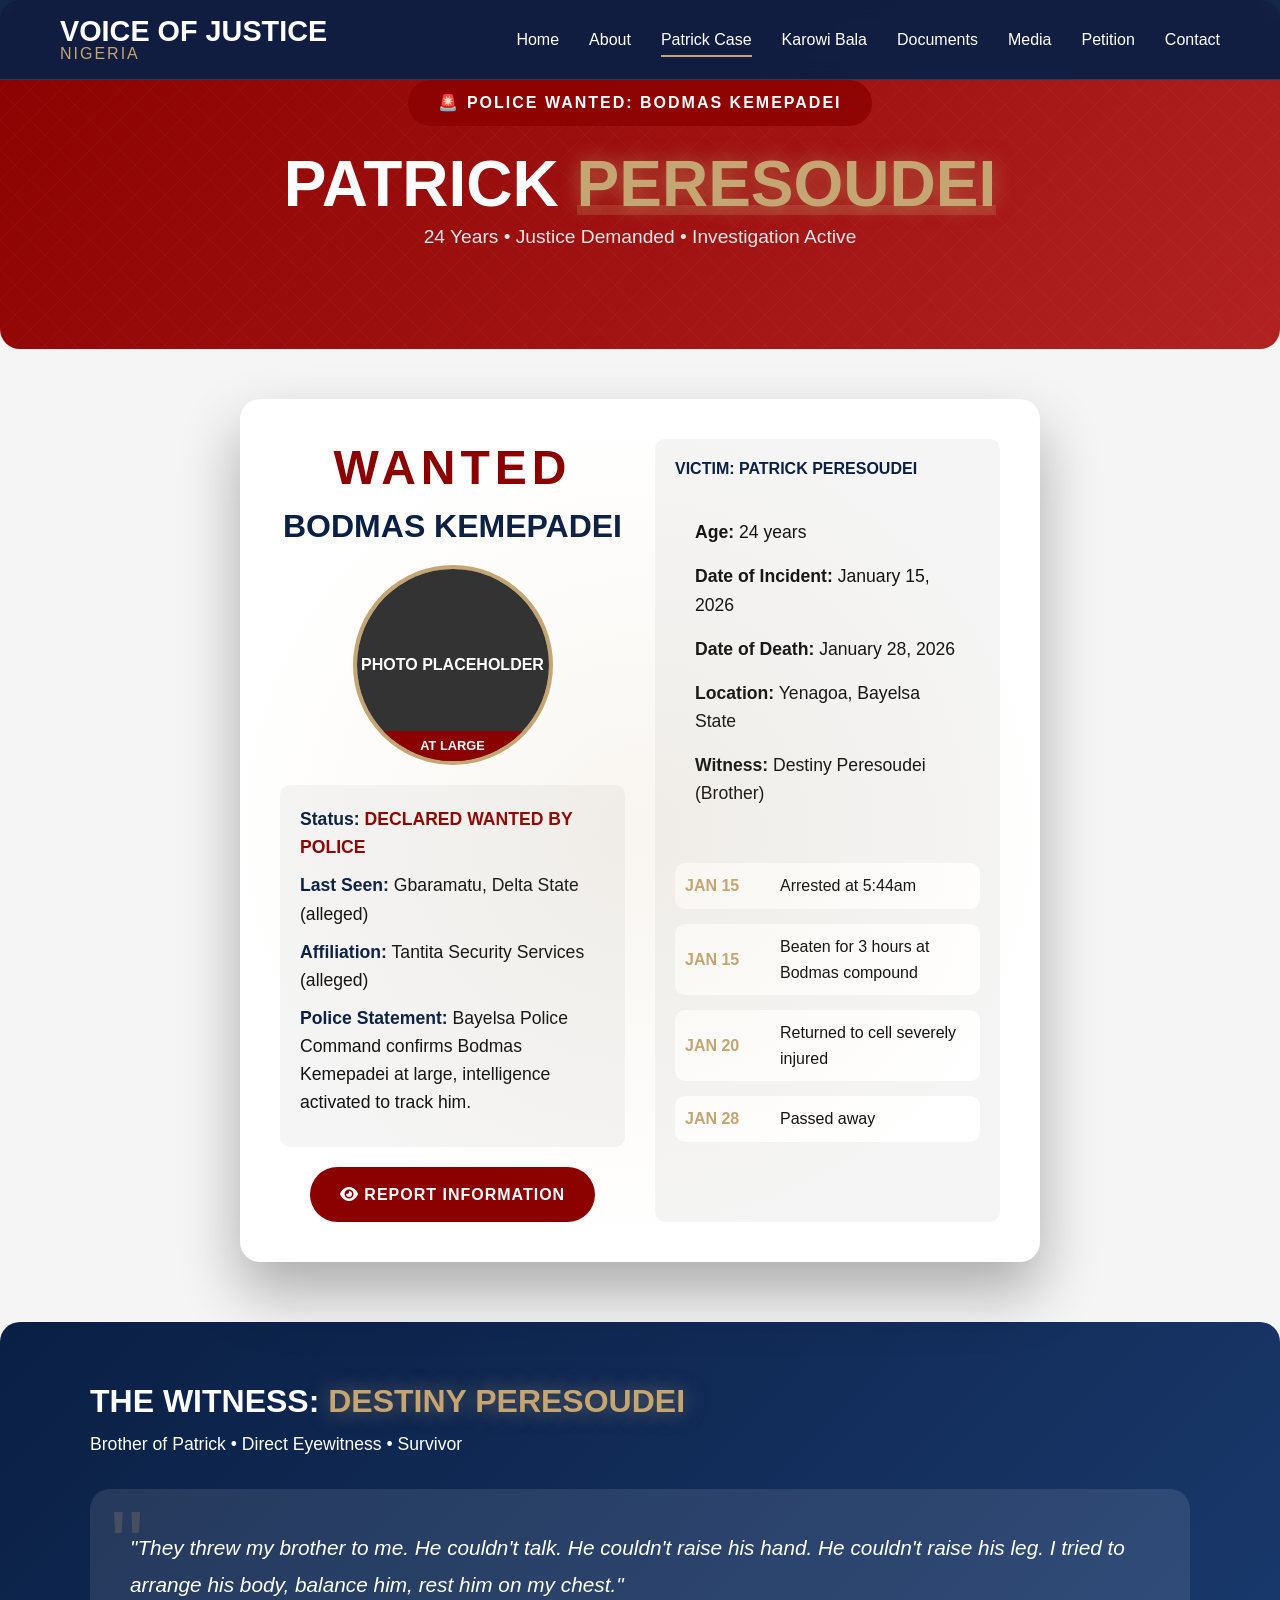
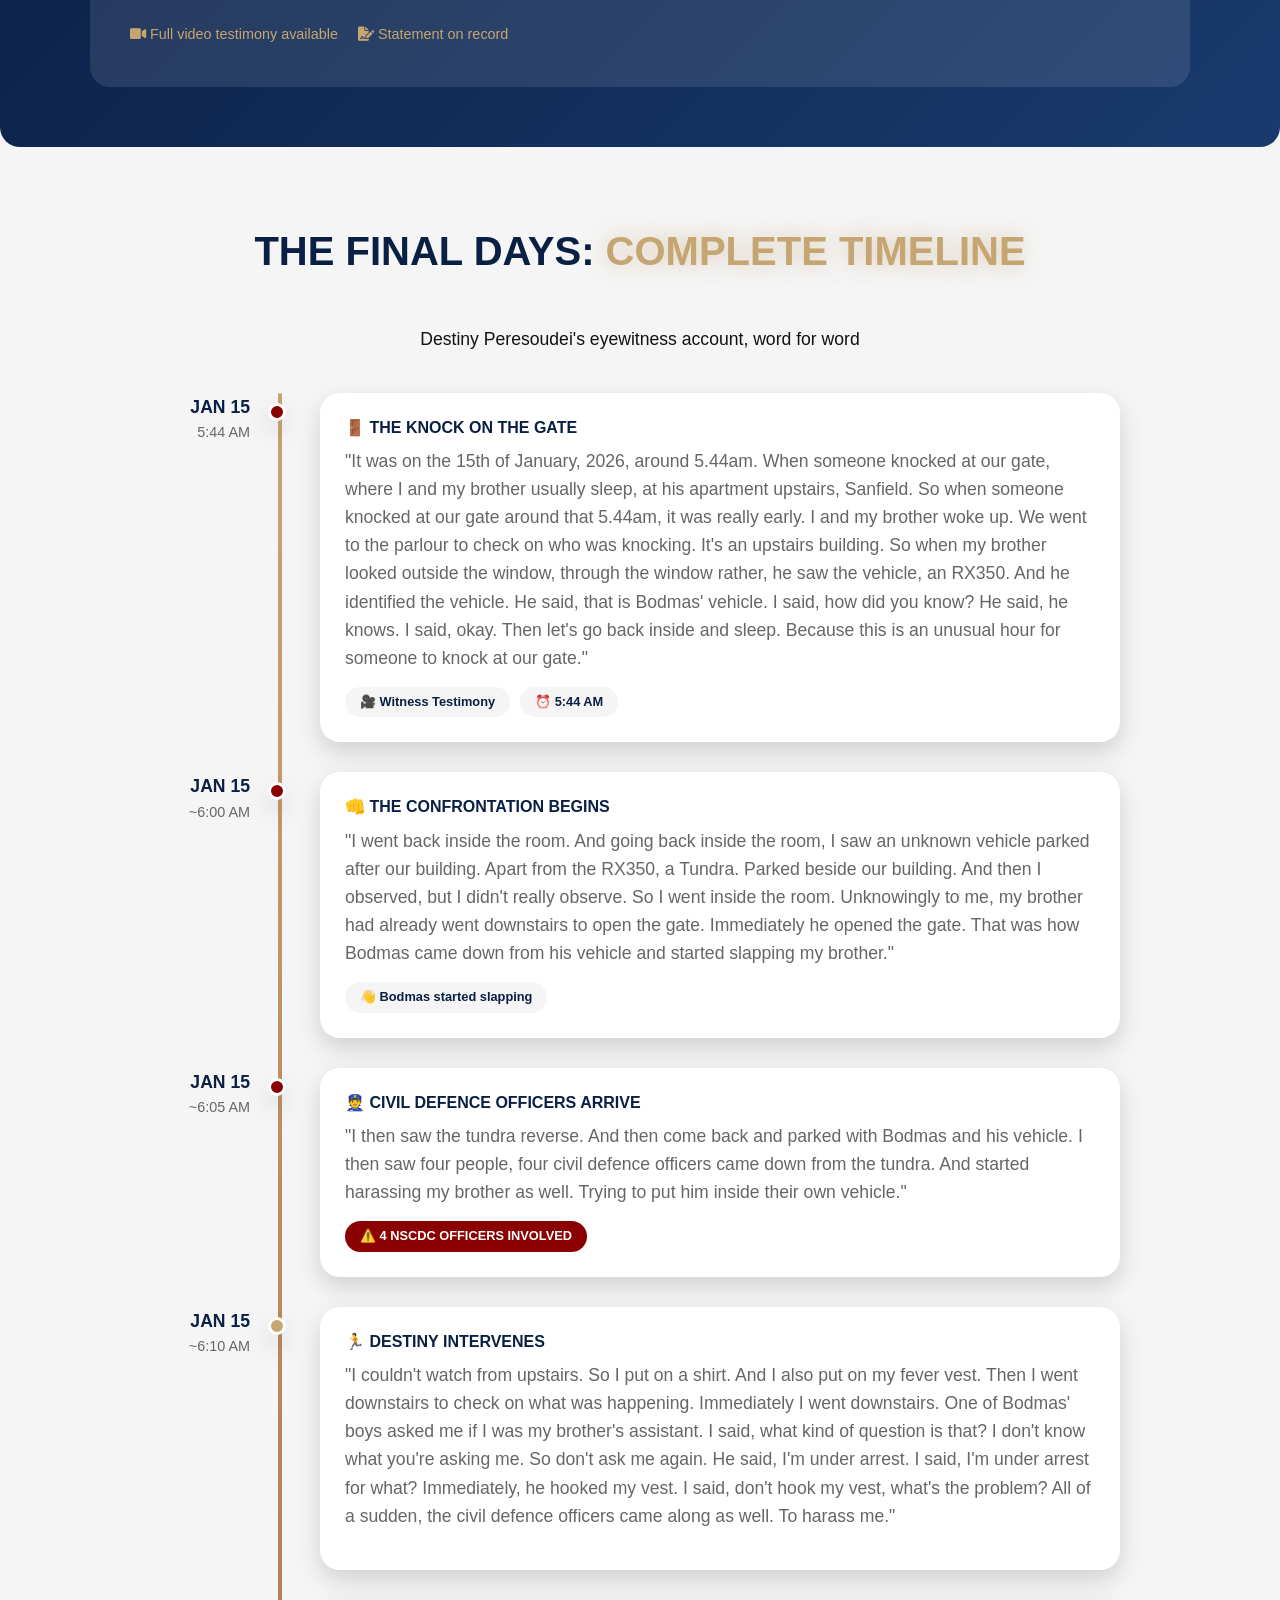
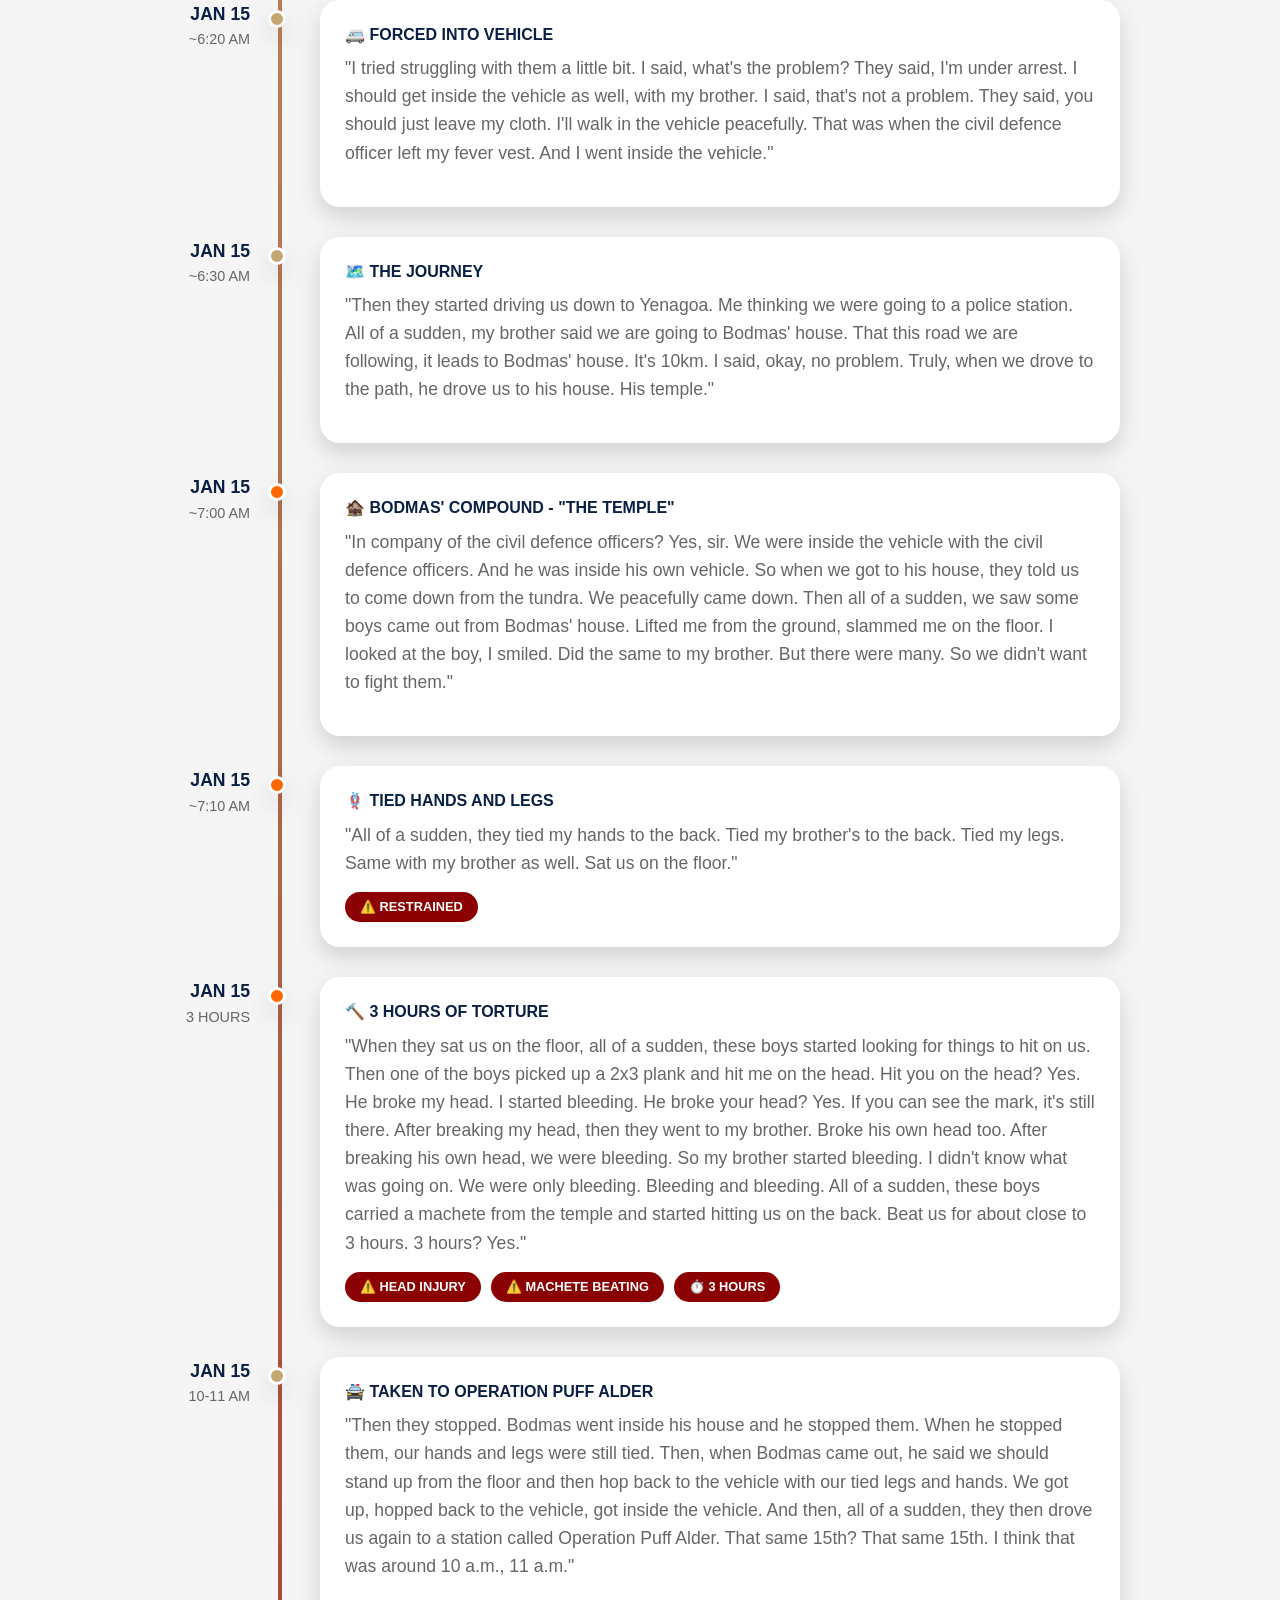
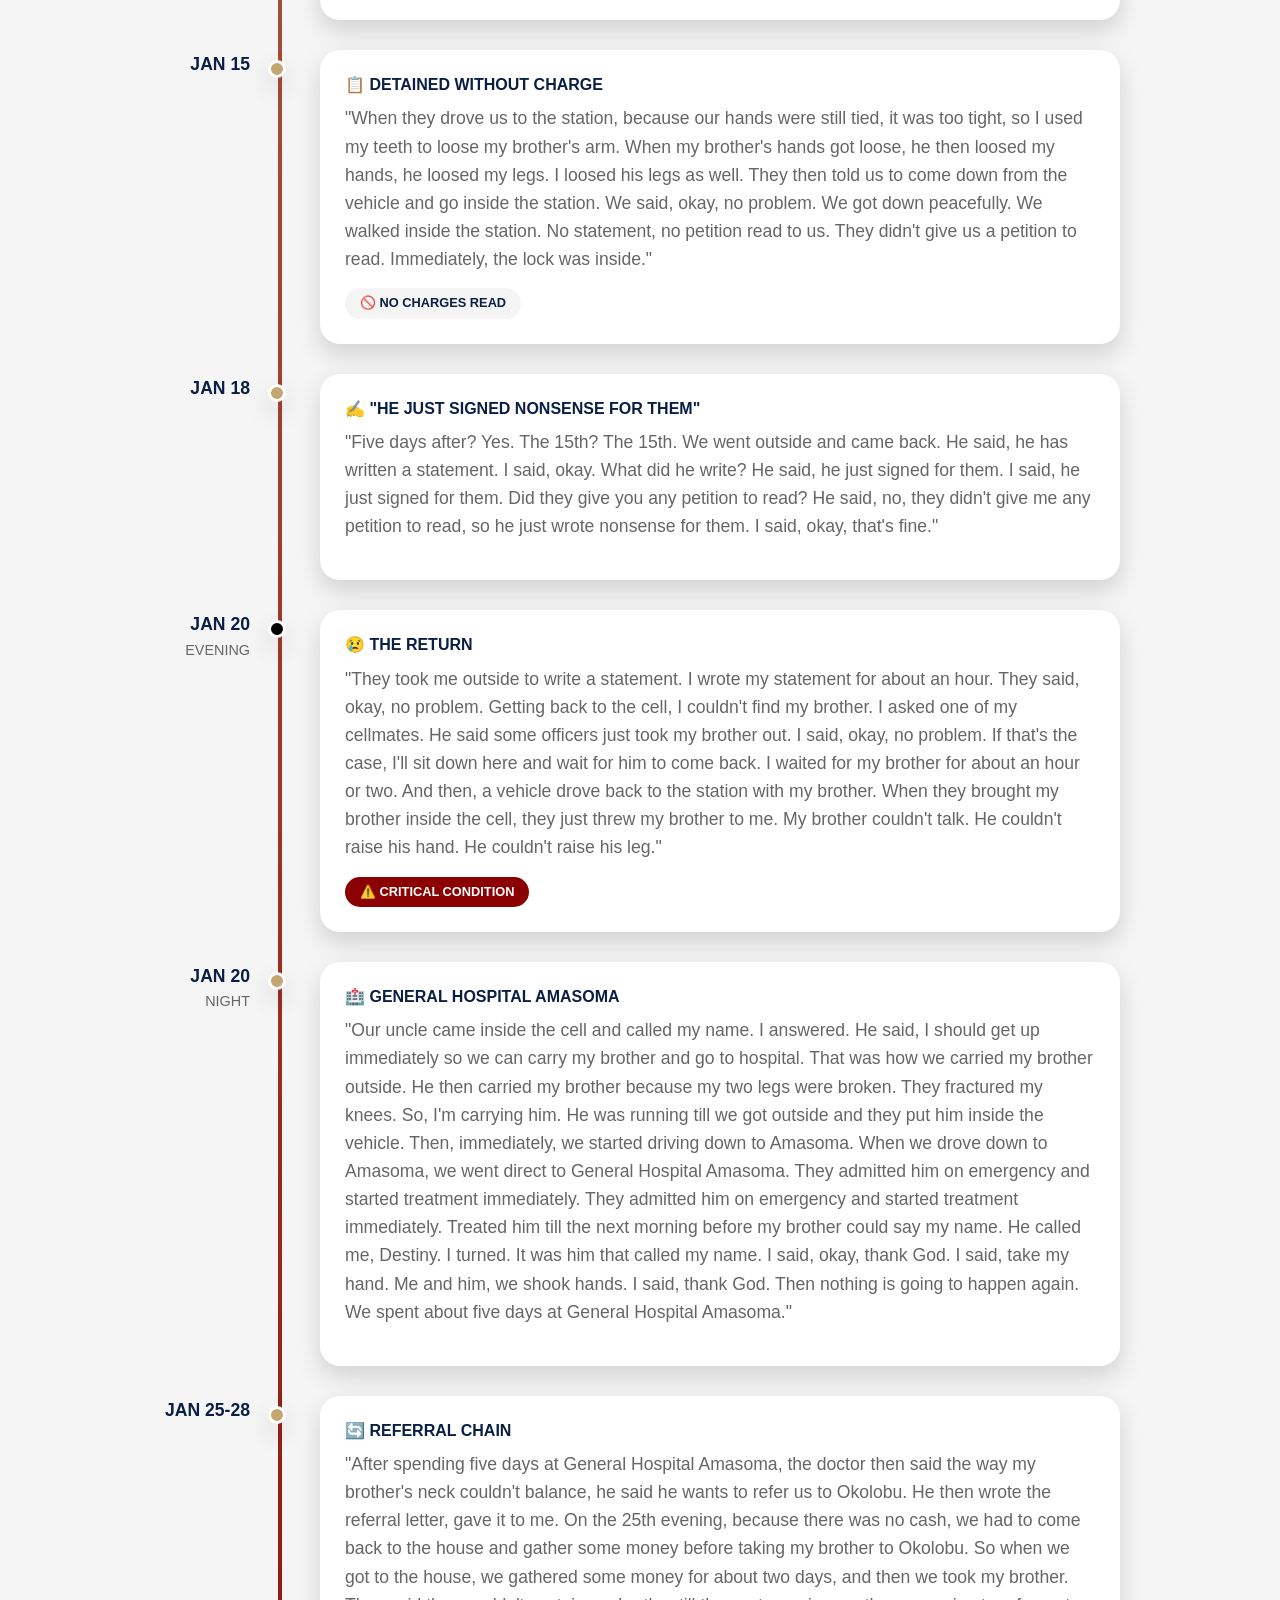
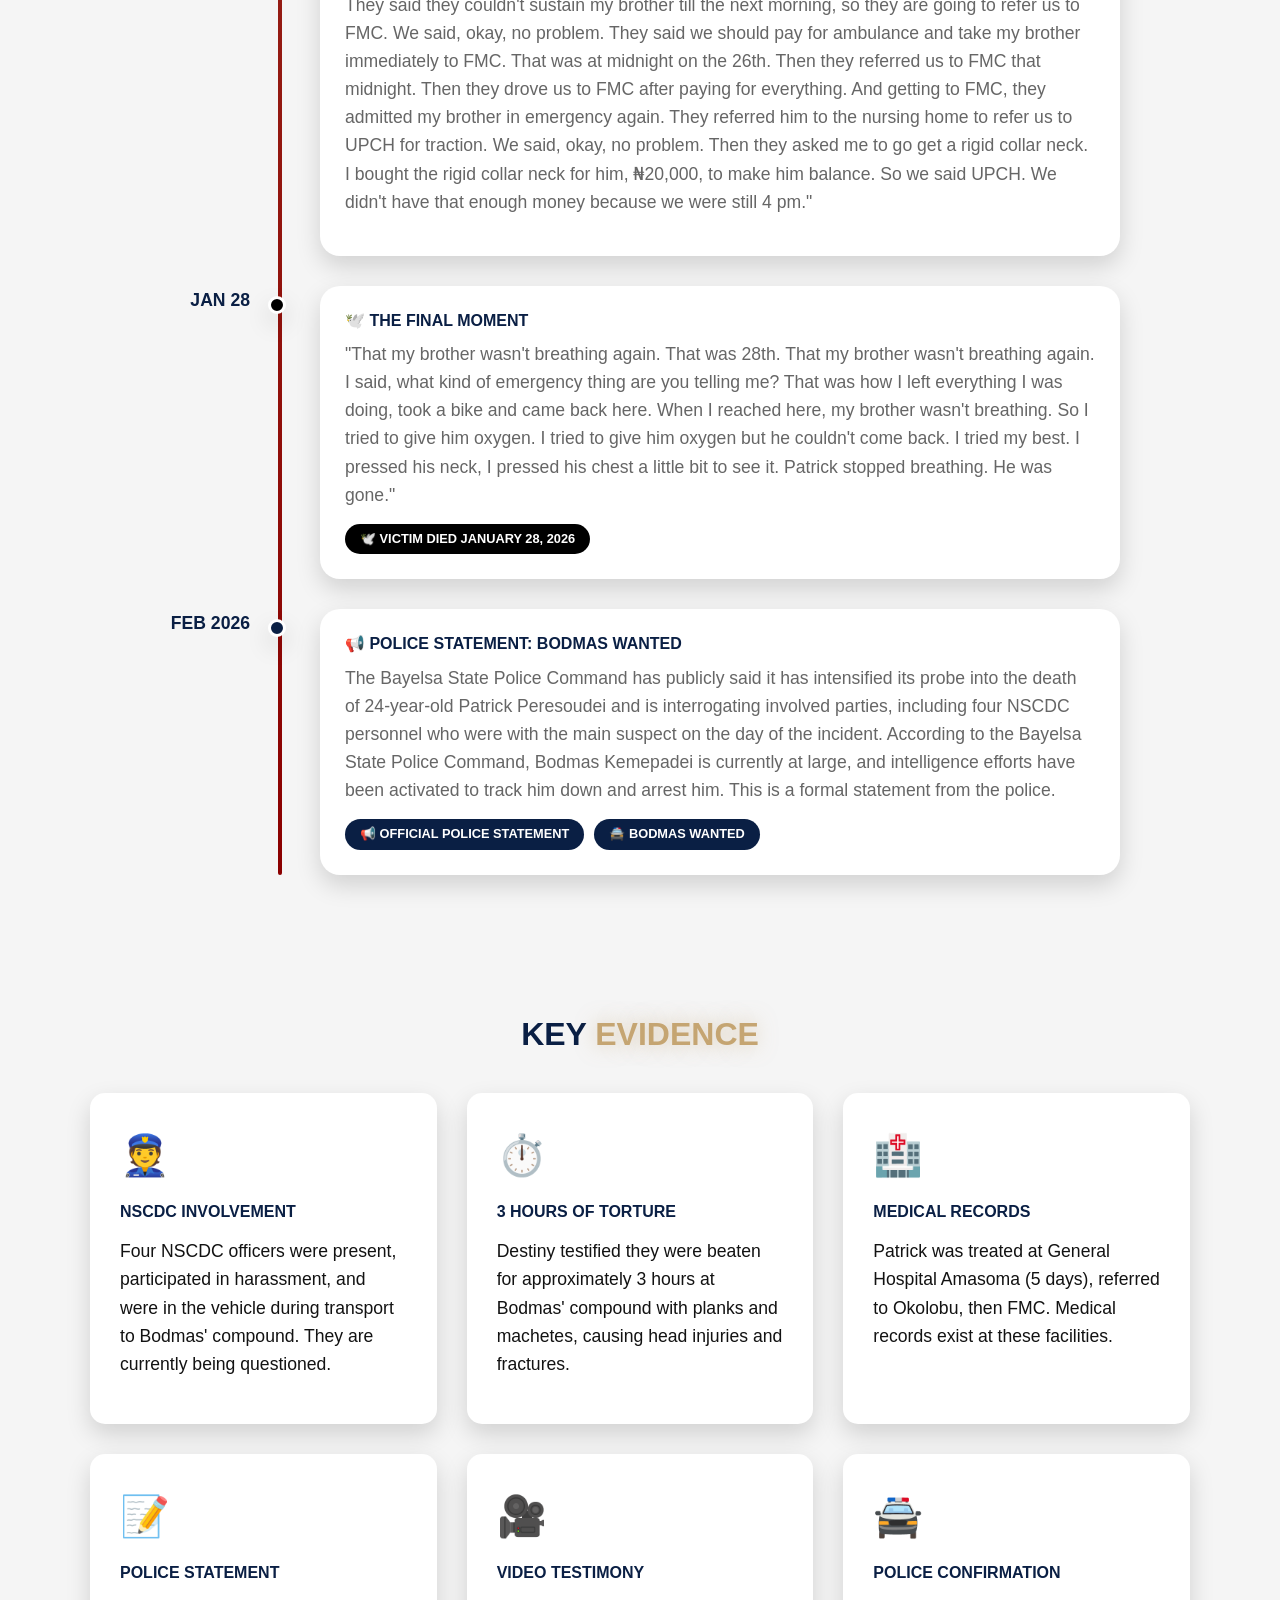
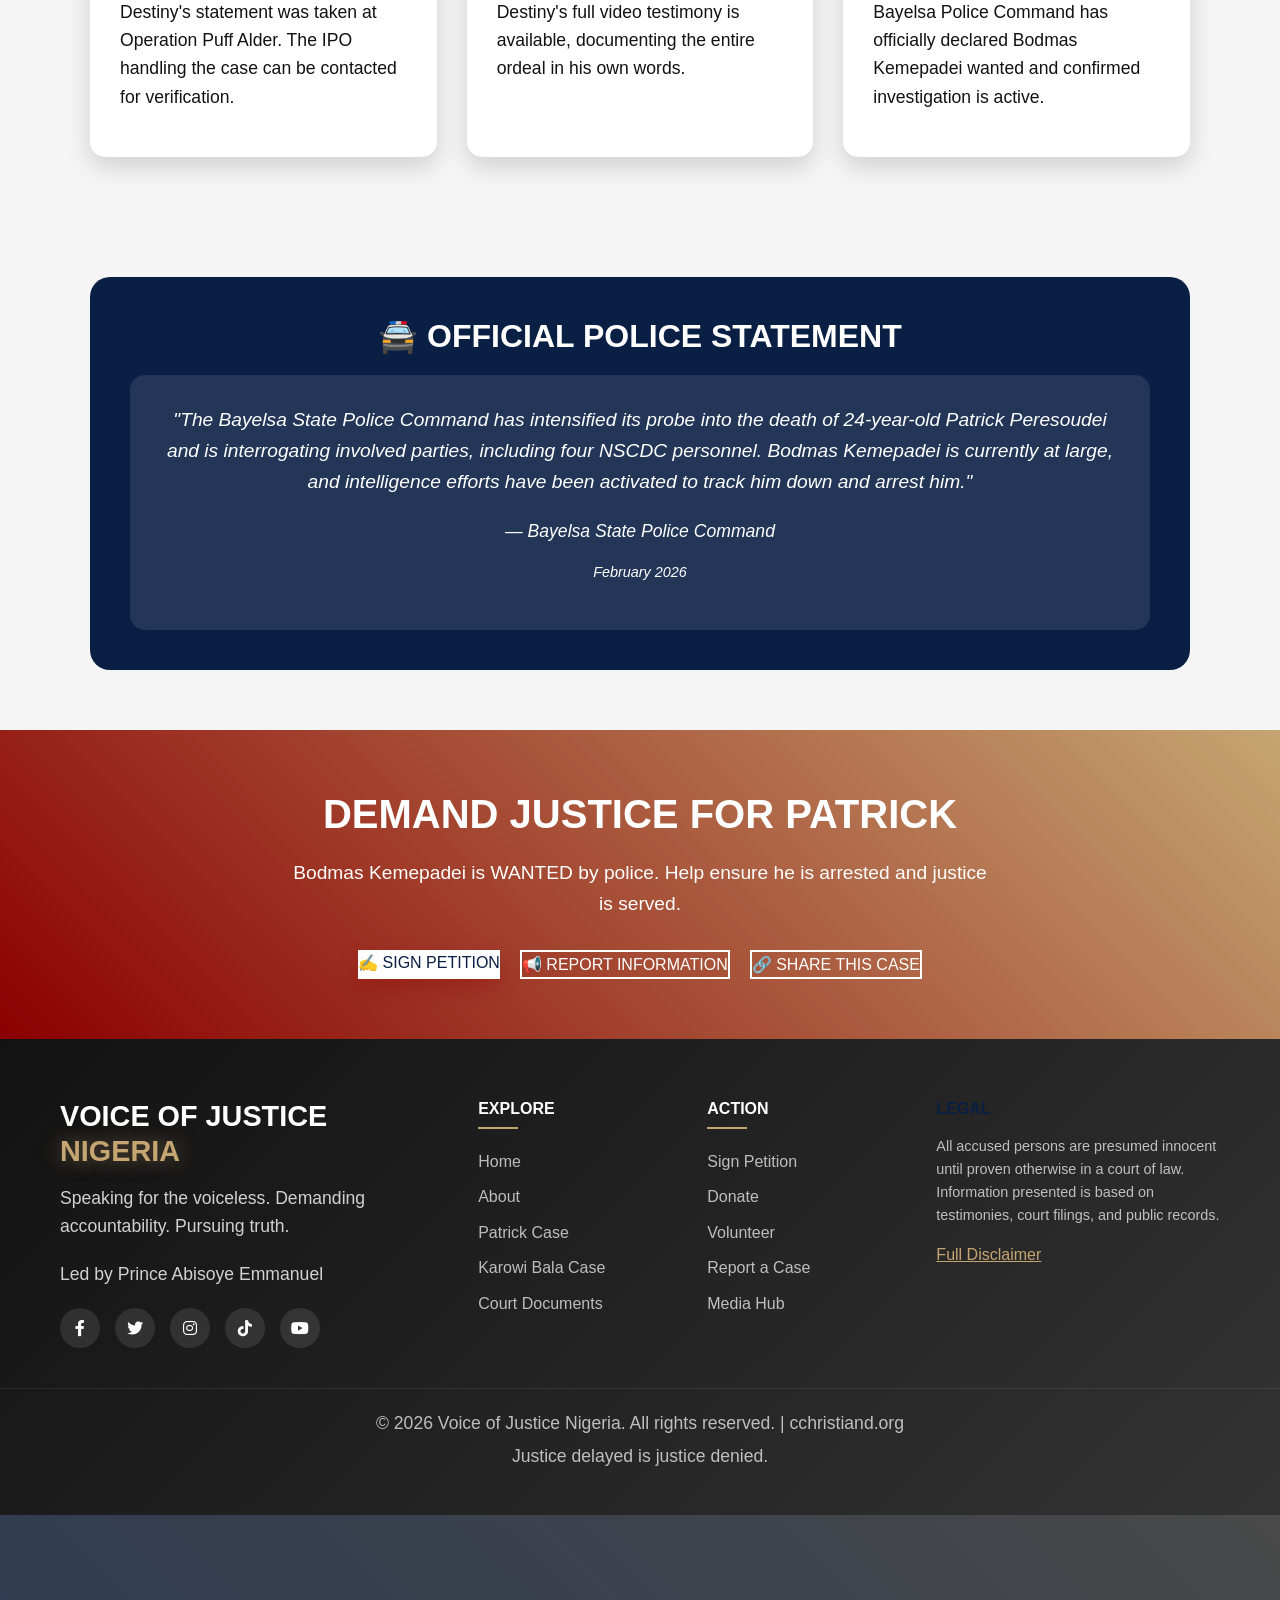
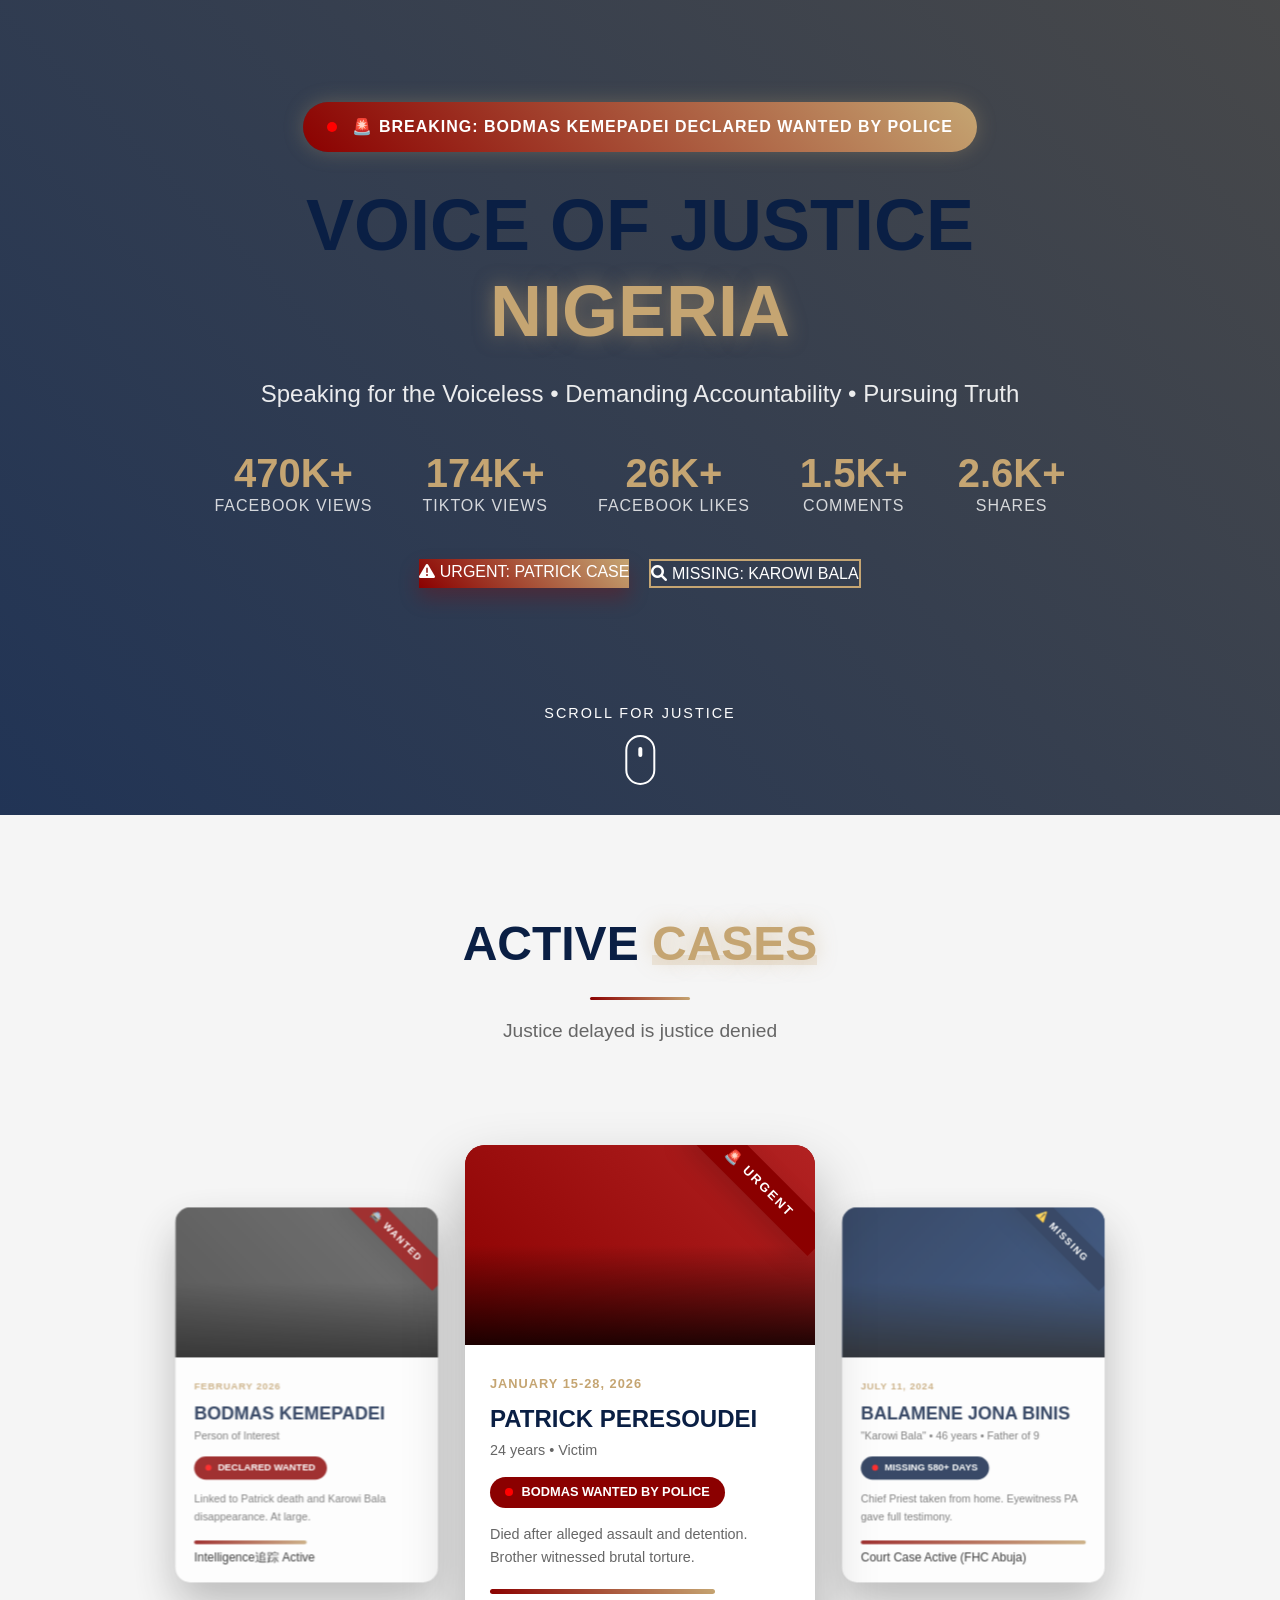
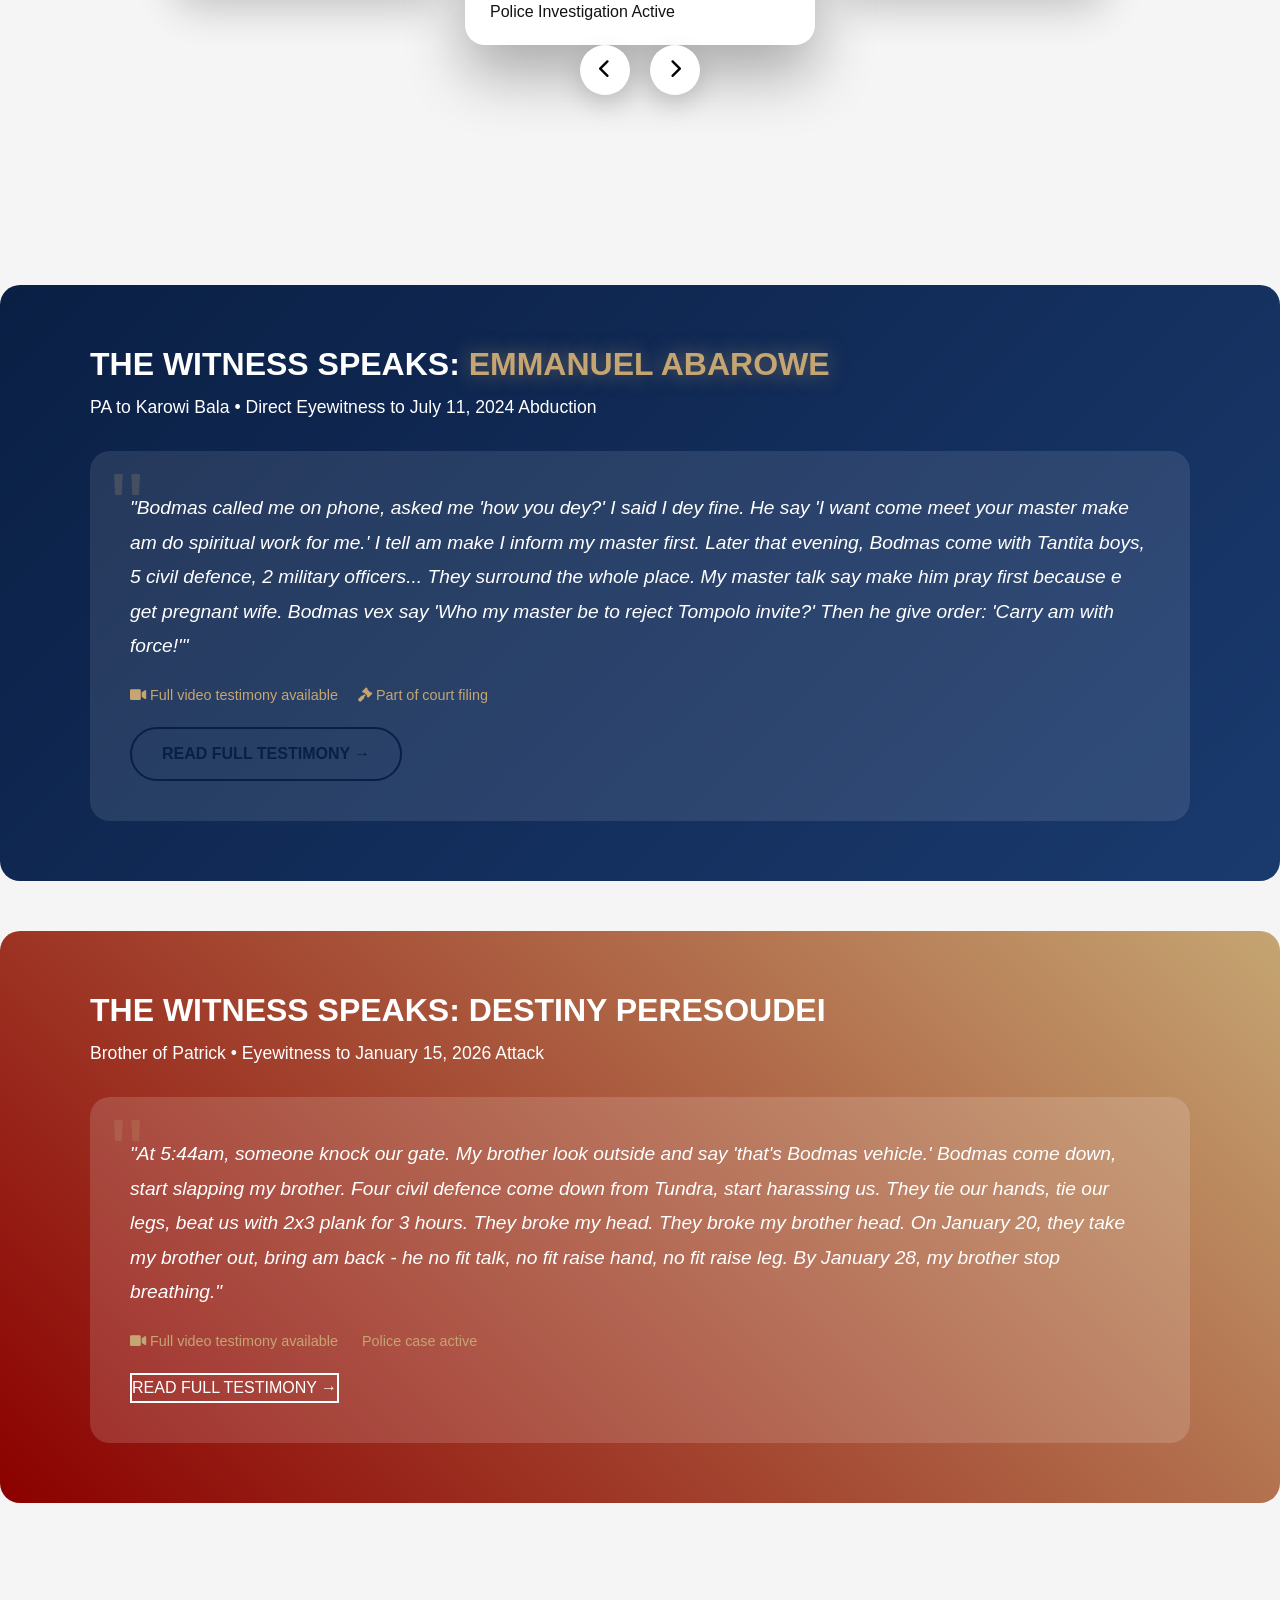
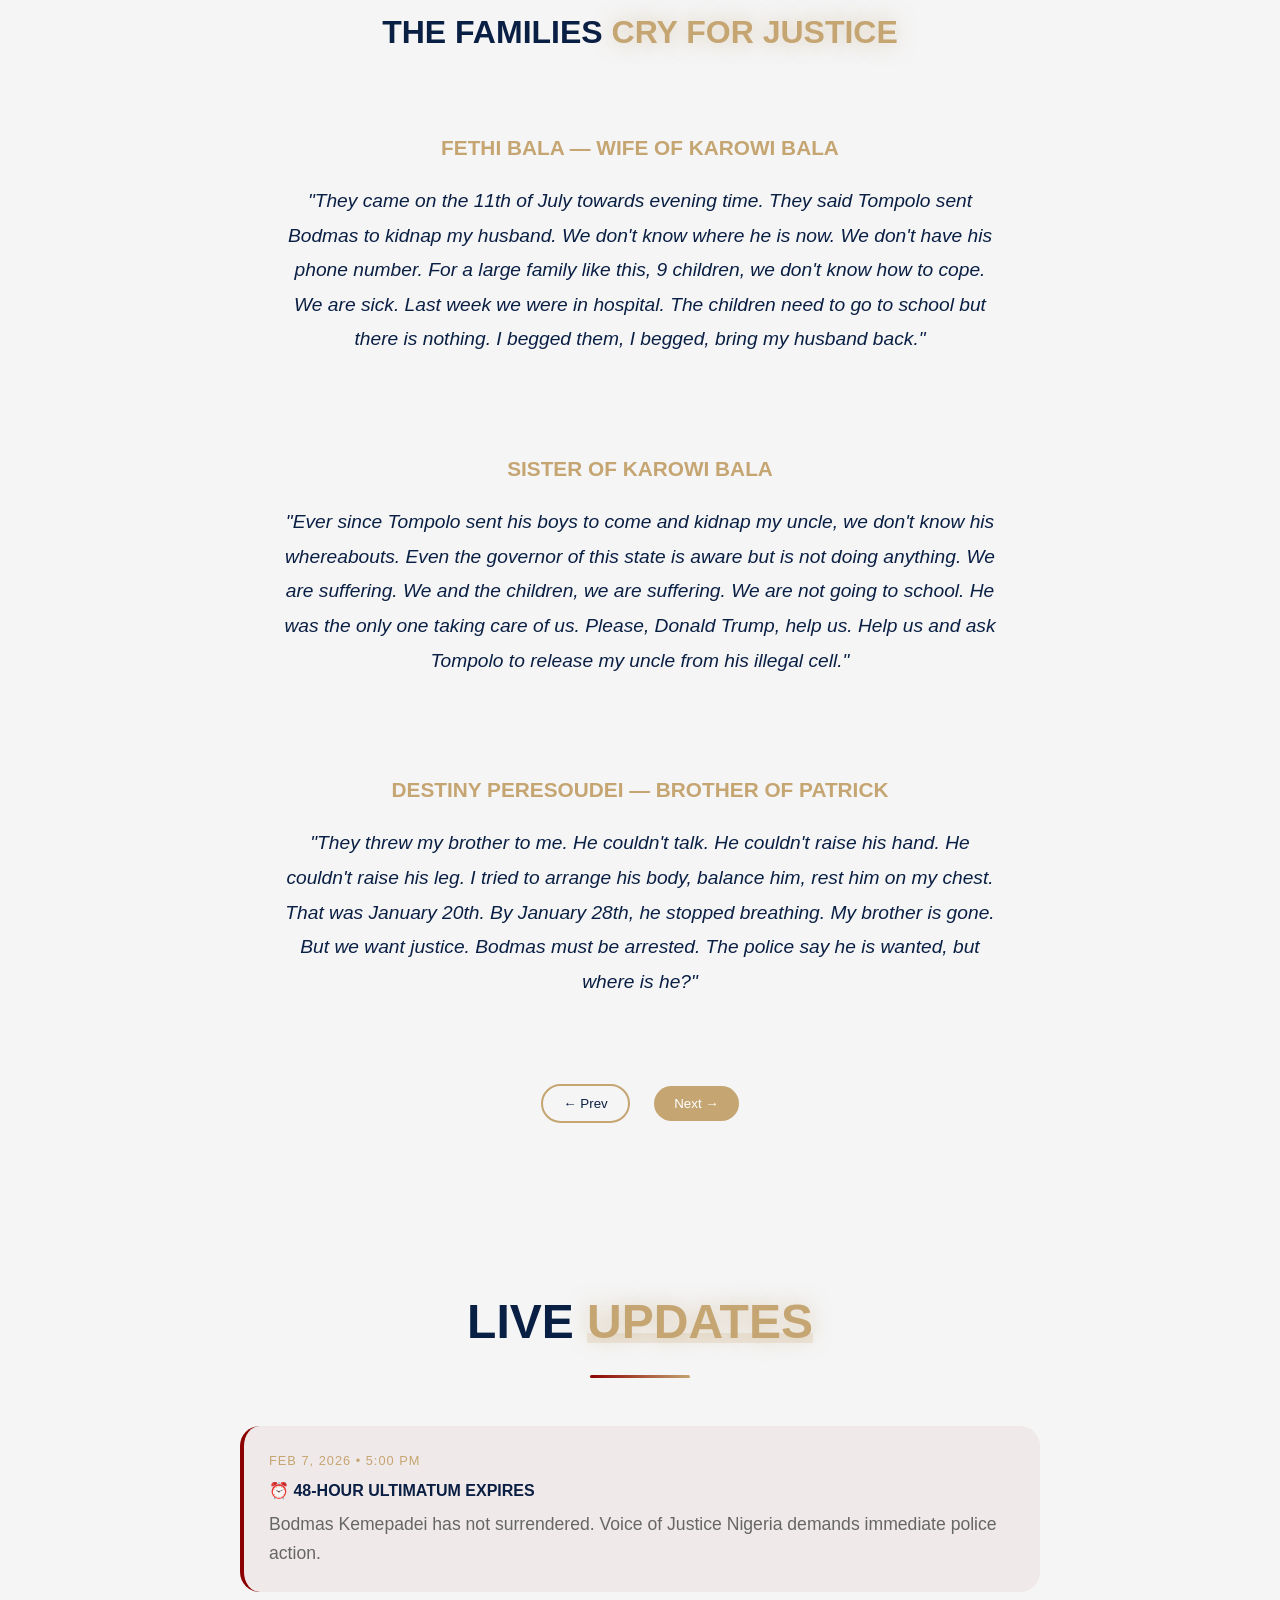
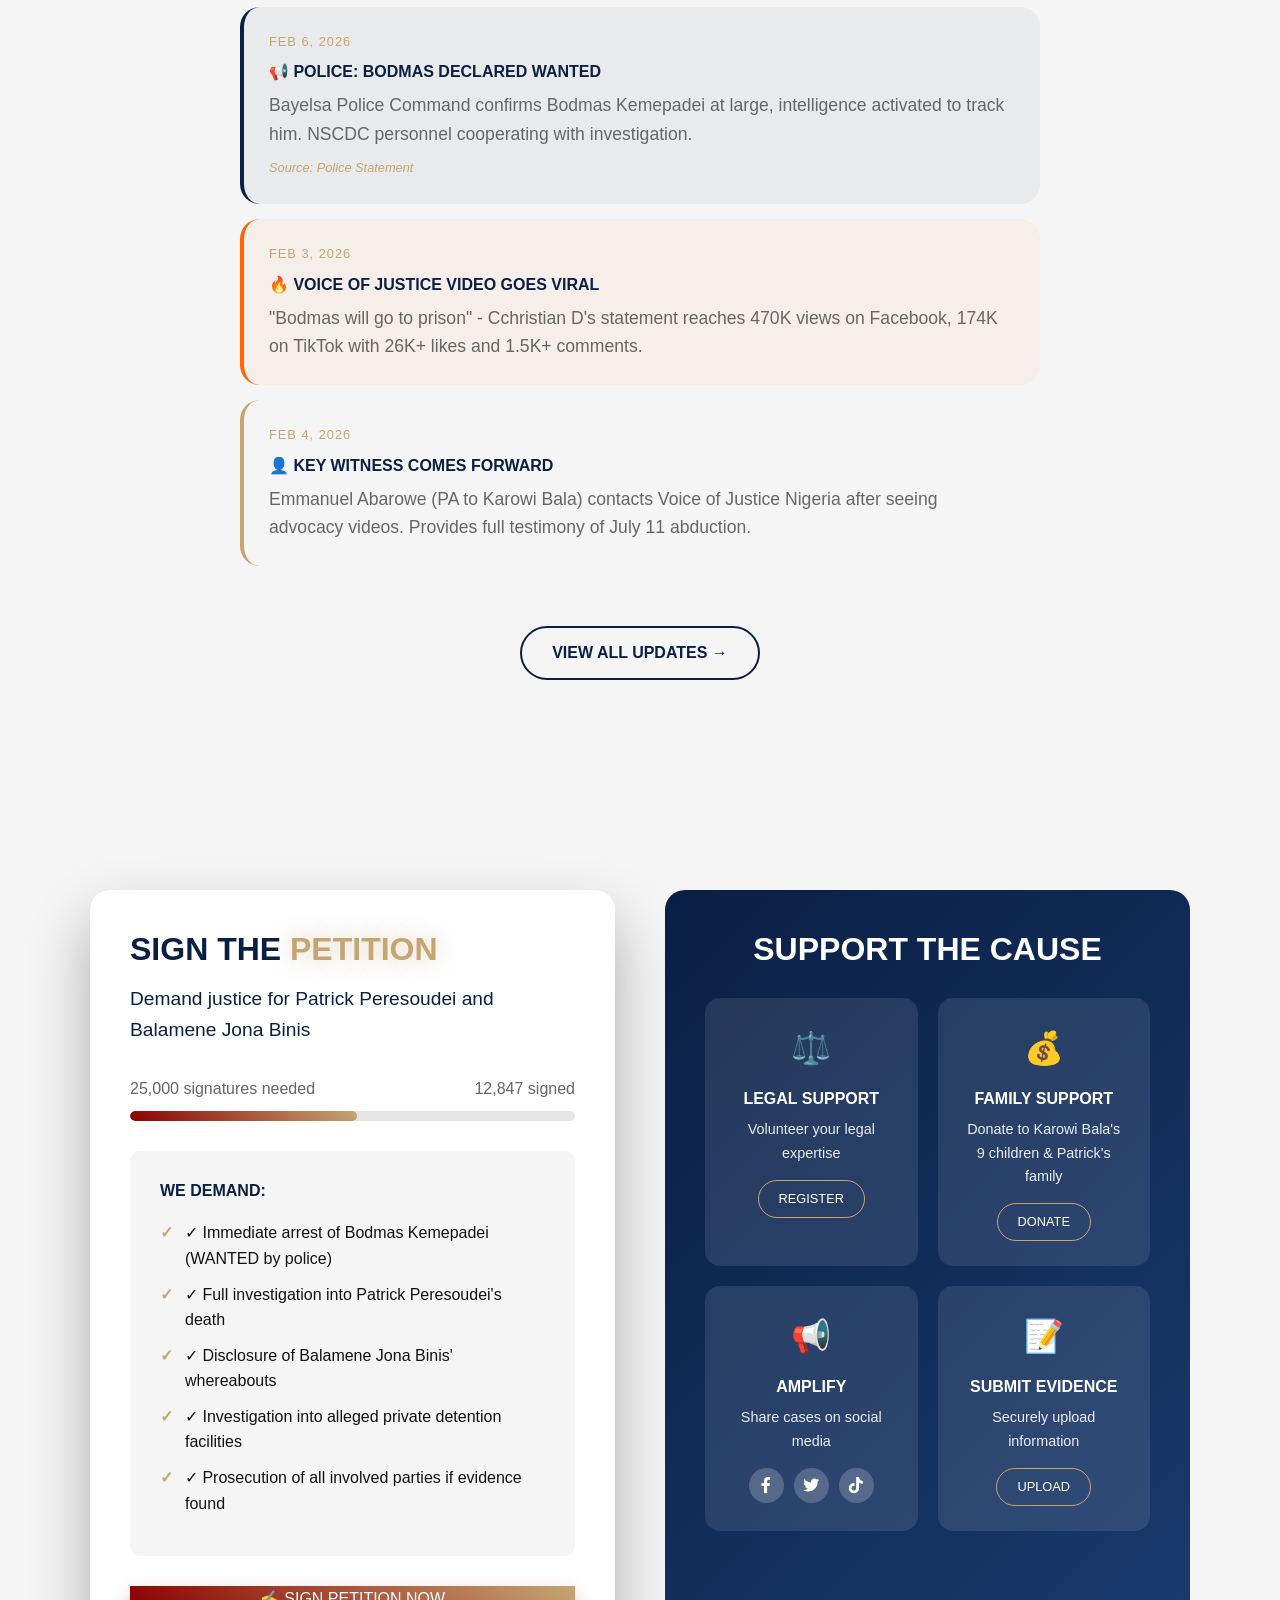
<file: patrick-case.html>
<!DOCTYPE html>
<html lang="en">
<head>
    <meta charset="UTF-8">
    <meta name="viewport" content="width=device-width, initial-scale=1.0">
    <title>Patrick Peresoudei Case - Voice of Justice Nigeria</title>
    
    <!-- CSS Files -->
    <link rel="stylesheet" href="assets/css/style.css">
    <link rel="stylesheet" href="assets/css/animations.css">
    <link rel="stylesheet" href="assets/css/responsive.css">
    
    <!-- Font Awesome -->
    <link rel="stylesheet" href="https://cdnjs.cloudflare.com/ajax/libs/font-awesome/6.0.0/css/all.min.css">
</head>
<body>

<!-- ===== HEADER ===== -->
<header>
    <div class="header-container">
        <div class="logo">
            <div class="logo-text">VOICE OF JUSTICE<br><span>NIGERIA</span></div>
        </div>
        
        <div class="menu-toggle"><i class="fas fa-bars"></i></div>
        
        <nav class="nav-menu">
            <a href="index.html">Home</a>
            <a href="about.html">About</a>
            <a href="patrick-case.html" class="active">Patrick Case</a>
            <a href="karowi-case.html">Karowi Bala</a>
            <a href="court-documents.html">Documents</a>
            <a href="media-hub.html">Media</a>
            <a href="petition.html">Petition</a>
            <a href="contact.html">Contact</a>
        </nav>
    </div>
</header>

<!-- ===== CASE HEADER ===== -->
<section class="case-header urgent">
    <div class="header-bg"></div>
    <div class="container" style="text-align: center; position: relative; z-index: 2;">
        <div class="case-badge wanted">🚨 POLICE WANTED: BODMAS KEMEPADEI</div>
        <h2>PATRICK <span class="gold-text">PERESOUDEI</span></h2>
        <p class="case-subtitle">24 Years • Justice Demanded • Investigation Active</p>
    </div>
</section>

<!-- ===== WANTED POSTER ===== -->
<section class="container">
    <div class="wanted-poster">
        <div class="poster-glow"></div>
        <div class="poster-content">
            <div class="poster-left">
                <h3>WANTED</h3>
                <h4>BODMAS KEMEPADEI</h4>
                <div class="poster-image">
                    <div style="width: 100%; height: 100%; background: #333; display: flex; align-items: center; justify-content: center; color: white; font-weight: bold;">PHOTO PLACEHOLDER</div>
                    <div class="image-overlay">AT LARGE</div>
                </div>
                <div class="poster-details">
                    <p><strong>Status:</strong> <span style="color: var(--accent); font-weight: bold;">DECLARED WANTED BY POLICE</span></p>
                    <p><strong>Last Seen:</strong> Gbaramatu, Delta State (alleged)</p>
                    <p><strong>Affiliation:</strong> Tantita Security Services (alleged)</p>
                    <p><strong>Police Statement:</strong> Bayelsa Police Command confirms Bodmas Kemepadei at large, intelligence activated to track him.</p>
                </div>
                <div class="poster-action">
                    <a href="contact.html" class="btn-warning"><i class="fas fa-eye"></i> REPORT INFORMATION</a>
                </div>
            </div>
            
            <div class="poster-right">
                <div class="victim-section">
                    <h4 style="color: var(--primary);">VICTIM: PATRICK PERESOUDEI</h4>
                    <div style="background: var(--light); padding: 20px; border-radius: 10px; margin-top: 20px;">
                        <p><strong>Age:</strong> 24 years</p>
                        <p><strong>Date of Incident:</strong> January 15, 2026</p>
                        <p><strong>Date of Death:</strong> January 28, 2026</p>
                        <p><strong>Location:</strong> Yenagoa, Bayelsa State</p>
                        <p><strong>Witness:</strong> Destiny Peresoudei (Brother)</p>
                    </div>
                    
                    <div class="victim-timeline-preview" style="margin-top: 20px;">
                        <div class="timeline-marker">
                            <span class="marker-date">JAN 15</span>
                            <span class="marker-event">Arrested at 5:44am</span>
                        </div>
                        <div class="timeline-marker">
                            <span class="marker-date">JAN 15</span>
                            <span class="marker-event">Beaten for 3 hours at Bodmas compound</span>
                        </div>
                        <div class="timeline-marker">
                            <span class="marker-date">JAN 20</span>
                            <span class="marker-event">Returned to cell severely injured</span>
                        </div>
                        <div class="timeline-marker">
                            <span class="marker-date">JAN 28</span>
                            <span class="marker-event">Passed away</span>
                        </div>
                    </div>
                </div>
            </div>
        </div>
    </div>
</section>

<!-- ===== WITNESS SPOTLIGHT - DESTINY ===== -->
<section class="witness-spotlight" style="margin: 60px 0;">
    <div class="container">
        <div class="spotlight-header">
            <h3>THE WITNESS: <span class="gold-text">DESTINY PERESOUDEI</span></h3>
            <p>Brother of Patrick • Direct Eyewitness • Survivor</p>
        </div>
        <div class="testimony-card">
            <div class="quote-mark">"</div>
            <p class="testimony-text" style="font-size: 1.3rem; font-weight: 500;">"They threw my brother to me. He couldn't talk. He couldn't raise his hand. He couldn't raise his leg. I tried to arrange his body, balance him, rest him on my chest."</p>
            <div class="testimony-meta">
                <span><i class="fas fa-video"></i> Full video testimony available</span>
                <span><i class="fas fa-file-signature"></i> Statement on record</span>
            </div>
        </div>
    </div>
</section>

<!-- ===== COMPLETE TIMELINE WITH FULL TESTIMONY ===== -->
<section class="timeline-3d">
    <div class="container">
        <h3>THE FINAL DAYS: <span class="gold-text">COMPLETE TIMELINE</span></h3>
        <p style="text-align: center; margin-bottom: 40px;">Destiny Peresoudei's eyewitness account, word for word</p>
        
        <div class="timeline-track">
            
            <!-- JANUARY 15 - 5:44AM -->
            <div class="timeline-node visible">
                <div class="node-marker urgent">
                    <span class="date">JAN 15</span>
                    <span class="time">5:44 AM</span>
                </div>
                <div class="node-content">
                    <h4>🚪 THE KNOCK ON THE GATE</h4>
                    <p>"It was on the 15th of January, 2026, around 5.44am. When someone knocked at our gate, where I and my brother usually sleep, at his apartment upstairs, Sanfield. So when someone knocked at our gate around that 5.44am, it was really early. I and my brother woke up. We went to the parlour to check on who was knocking. It's an upstairs building. So when my brother looked outside the window, through the window rather, he saw the vehicle, an RX350. And he identified the vehicle. He said, that is Bodmas' vehicle. I said, how did you know? He said, he knows. I said, okay. Then let's go back inside and sleep. Because this is an unusual hour for someone to knock at our gate."</p>
                    <div class="evidence-tag">
                        <span>🎥 Witness Testimony</span>
                        <span>⏰ 5:44 AM</span>
                    </div>
                </div>
            </div>
            
            <!-- JANUARY 15 - THE CONFRONTATION -->
            <div class="timeline-node visible">
                <div class="node-marker urgent">
                    <span class="date">JAN 15</span>
                    <span class="time">~6:00 AM</span>
                </div>
                <div class="node-content">
                    <h4>👊 THE CONFRONTATION BEGINS</h4>
                    <p>"I went back inside the room. And going back inside the room, I saw an unknown vehicle parked after our building. Apart from the RX350, a Tundra. Parked beside our building. And then I observed, but I didn't really observe. So I went inside the room. Unknowingly to me, my brother had already went downstairs to open the gate. Immediately he opened the gate. That was how Bodmas came down from his vehicle and started slapping my brother."</p>
                    <div class="evidence-tag">
                        <span>👋 Bodmas started slapping</span>
                    </div>
                </div>
            </div>
            
            <!-- CIVIL DEFENCE ARRIVES -->
            <div class="timeline-node visible">
                <div class="node-marker urgent">
                    <span class="date">JAN 15</span>
                    <span class="time">~6:05 AM</span>
                </div>
                <div class="node-content">
                    <h4>👮 CIVIL DEFENCE OFFICERS ARRIVE</h4>
                    <p>"I then saw the tundra reverse. And then come back and parked with Bodmas and his vehicle. I then saw four people, four civil defence officers came down from the tundra. And started harassing my brother as well. Trying to put him inside their own vehicle."</p>
                    <div class="evidence-tag critical">
                        <span>⚠️ 4 NSCDC OFFICERS INVOLVED</span>
                    </div>
                </div>
            </div>
            
            <!-- DESTINY GOES DOWNSTAIRS -->
            <div class="timeline-node visible">
                <div class="node-marker">
                    <span class="date">JAN 15</span>
                    <span class="time">~6:10 AM</span>
                </div>
                <div class="node-content">
                    <h4>🏃 DESTINY INTERVENES</h4>
                    <p>"I couldn't watch from upstairs. So I put on a shirt. And I also put on my fever vest. Then I went downstairs to check on what was happening. Immediately I went downstairs. One of Bodmas' boys asked me if I was my brother's assistant. I said, what kind of question is that? I don't know what you're asking me. So don't ask me again. He said, I'm under arrest. I said, I'm under arrest for what? Immediately, he hooked my vest. I said, don't hook my vest, what's the problem? All of a sudden, the civil defence officers came along as well. To harass me."</p>
                </div>
            </div>
            
            <!-- TAKEN TO VEHICLE -->
            <div class="timeline-node visible">
                <div class="node-marker">
                    <span class="date">JAN 15</span>
                    <span class="time">~6:20 AM</span>
                </div>
                <div class="node-content">
                    <h4>🚐 FORCED INTO VEHICLE</h4>
                    <p>"I tried struggling with them a little bit. I said, what's the problem? They said, I'm under arrest. I should get inside the vehicle as well, with my brother. I said, that's not a problem. They said, you should just leave my cloth. I'll walk in the vehicle peacefully. That was when the civil defence officer left my fever vest. And I went inside the vehicle."</p>
                </div>
            </div>
            
            <!-- DRIVING TO BODMAS HOUSE -->
            <div class="timeline-node visible">
                <div class="node-marker">
                    <span class="date">JAN 15</span>
                    <span class="time">~6:30 AM</span>
                </div>
                <div class="node-content">
                    <h4>🗺️ THE JOURNEY</h4>
                    <p>"Then they started driving us down to Yenagoa. Me thinking we were going to a police station. All of a sudden, my brother said we are going to Bodmas' house. That this road we are following, it leads to Bodmas' house. It's 10km. I said, okay, no problem. Truly, when we drove to the path, he drove us to his house. His temple."</p>
                </div>
            </div>
            
            <!-- ARRIVAL AT BODMAS COMPOUND -->
            <div class="timeline-node visible">
                <div class="node-marker critical">
                    <span class="date">JAN 15</span>
                    <span class="time">~7:00 AM</span>
                </div>
                <div class="node-content">
                    <h4>🏚️ BODMAS' COMPOUND - "THE TEMPLE"</h4>
                    <p>"In company of the civil defence officers? Yes, sir. We were inside the vehicle with the civil defence officers. And he was inside his own vehicle. So when we got to his house, they told us to come down from the tundra. We peacefully came down. Then all of a sudden, we saw some boys came out from Bodmas' house. Lifted me from the ground, slammed me on the floor. I looked at the boy, I smiled. Did the same to my brother. But there were many. So we didn't want to fight them."</p>
                </div>
            </div>
            
            <!-- TIED UP -->
            <div class="timeline-node visible">
                <div class="node-marker critical">
                    <span class="date">JAN 15</span>
                    <span class="time">~7:10 AM</span>
                </div>
                <div class="node-content">
                    <h4>🪢 TIED HANDS AND LEGS</h4>
                    <p>"All of a sudden, they tied my hands to the back. Tied my brother's to the back. Tied my legs. Same with my brother as well. Sat us on the floor."</p>
                    <div class="evidence-tag critical">
                        <span>⚠️ RESTRAINED</span>
                    </div>
                </div>
            </div>
            
            <!-- THE BEATING BEGINS - 3 HOURS -->
            <div class="timeline-node visible">
                <div class="node-marker critical">
                    <span class="date">JAN 15</span>
                    <span class="time">3 HOURS</span>
                </div>
                <div class="node-content">
                    <h4>🔨 3 HOURS OF TORTURE</h4>
                    <p>"When they sat us on the floor, all of a sudden, these boys started looking for things to hit on us. Then one of the boys picked up a 2x3 plank and hit me on the head. Hit you on the head? Yes. He broke my head. I started bleeding. He broke your head? Yes. If you can see the mark, it's still there. After breaking my head, then they went to my brother. Broke his own head too. After breaking his own head, we were bleeding. So my brother started bleeding. I didn't know what was going on. We were only bleeding. Bleeding and bleeding. All of a sudden, these boys carried a machete from the temple and started hitting us on the back. Beat us for about close to 3 hours. 3 hours? Yes."</p>
                    <div class="evidence-tag critical">
                        <span>⚠️ HEAD INJURY</span>
                        <span>⚠️ MACHETE BEATING</span>
                        <span>⏱️ 3 HOURS</span>
                    </div>
                </div>
            </div>
            
            <!-- TAKEN TO POLICE STATION -->
            <div class="timeline-node visible">
                <div class="node-marker">
                    <span class="date">JAN 15</span>
                    <span class="time">10-11 AM</span>
                </div>
                <div class="node-content">
                    <h4>🚔 TAKEN TO OPERATION PUFF ALDER</h4>
                    <p>"Then they stopped. Bodmas went inside his house and he stopped them. When he stopped them, our hands and legs were still tied. Then, when Bodmas came out, he said we should stand up from the floor and then hop back to the vehicle with our tied legs and hands. We got up, hopped back to the vehicle, got inside the vehicle. And then, all of a sudden, they then drove us again to a station called Operation Puff Alder. That same 15th? That same 15th. I think that was around 10 a.m., 11 a.m."</p>
                </div>
            </div>
            
            <!-- AT THE STATION - NO STATEMENT -->
            <div class="timeline-node visible">
                <div class="node-marker">
                    <span class="date">JAN 15</span>
                </div>
                <div class="node-content">
                    <h4>📋 DETAINED WITHOUT CHARGE</h4>
                    <p>"When they drove us to the station, because our hands were still tied, it was too tight, so I used my teeth to loose my brother's arm. When my brother's hands got loose, he then loosed my hands, he loosed my legs. I loosed his legs as well. They then told us to come down from the vehicle and go inside the station. We said, okay, no problem. We got down peacefully. We walked inside the station. No statement, no petition read to us. They didn't give us a petition to read. Immediately, the lock was inside."</p>
                    <div class="evidence-tag">
                        <span>🚫 NO CHARGES READ</span>
                    </div>
                </div>
            </div>
            
            <!-- JANUARY 18 - STATEMENT SIGNED -->
            <div class="timeline-node visible">
                <div class="node-marker">
                    <span class="date">JAN 18</span>
                </div>
                <div class="node-content">
                    <h4>✍️ "HE JUST SIGNED NONSENSE FOR THEM"</h4>
                    <p>"Five days after? Yes. The 15th? The 15th. We went outside and came back. He said, he has written a statement. I said, okay. What did he write? He said, he just signed for them. I said, he just signed for them. Did they give you any petition to read? He said, no, they didn't give me any petition to read, so he just wrote nonsense for them. I said, okay, that's fine."</p>
                </div>
            </div>
            
            <!-- JANUARY 20 - THE RETURN -->
            <div class="timeline-node visible">
                <div class="node-marker death">
                    <span class="date">JAN 20</span>
                    <span class="time">EVENING</span>
                </div>
                <div class="node-content">
                    <h4>😢 THE RETURN</h4>
                    <p>"They took me outside to write a statement. I wrote my statement for about an hour. They said, okay, no problem. Getting back to the cell, I couldn't find my brother. I asked one of my cellmates. He said some officers just took my brother out. I said, okay, no problem. If that's the case, I'll sit down here and wait for him to come back. I waited for my brother for about an hour or two. And then, a vehicle drove back to the station with my brother. When they brought my brother inside the cell, they just threw my brother to me. My brother couldn't talk. He couldn't raise his hand. He couldn't raise his leg."</p>
                    <div class="evidence-tag critical">
                        <span>⚠️ CRITICAL CONDITION</span>
                    </div>
                </div>
            </div>
            
            <!-- HOSPITAL ADMISSION -->
            <div class="timeline-node visible">
                <div class="node-marker">
                    <span class="date">JAN 20</span>
                    <span class="time">NIGHT</span>
                </div>
                <div class="node-content">
                    <h4>🏥 GENERAL HOSPITAL AMASOMA</h4>
                    <p>"Our uncle came inside the cell and called my name. I answered. He said, I should get up immediately so we can carry my brother and go to hospital. That was how we carried my brother outside. He then carried my brother because my two legs were broken. They fractured my knees. So, I'm carrying him. He was running till we got outside and they put him inside the vehicle. Then, immediately, we started driving down to Amasoma. When we drove down to Amasoma, we went direct to General Hospital Amasoma. They admitted him on emergency and started treatment immediately. They admitted him on emergency and started treatment immediately. Treated him till the next morning before my brother could say my name. He called me, Destiny. I turned. It was him that called my name. I said, okay, thank God. I said, take my hand. Me and him, we shook hands. I said, thank God. Then nothing is going to happen again. We spent about five days at General Hospital Amasoma."</p>
                </div>
            </div>
            
            <!-- REFERRAL CHAIN -->
            <div class="timeline-node visible">
                <div class="node-marker">
                    <span class="date">JAN 25-28</span>
                </div>
                <div class="node-content">
                    <h4>🔄 REFERRAL CHAIN</h4>
                    <p>"After spending five days at General Hospital Amasoma, the doctor then said the way my brother's neck couldn't balance, he said he wants to refer us to Okolobu. He then wrote the referral letter, gave it to me. On the 25th evening, because there was no cash, we had to come back to the house and gather some money before taking my brother to Okolobu. So when we got to the house, we gathered some money for about two days, and then we took my brother. They said they couldn't sustain my brother till the next morning, so they are going to refer us to FMC. We said, okay, no problem. They said we should pay for ambulance and take my brother immediately to FMC. That was at midnight on the 26th. Then they referred us to FMC that midnight. Then they drove us to FMC after paying for everything. And getting to FMC, they admitted my brother in emergency again. They referred him to the nursing home to refer us to UPCH for traction. We said, okay, no problem. Then they asked me to go get a rigid collar neck. I bought the rigid collar neck for him, ₦20,000, to make him balance. So we said UPCH. We didn't have that enough money because we were still 4 pm."</p>
                </div>
            </div>
            
            <!-- JANUARY 28 - THE FINAL MOMENT -->
            <div class="timeline-node visible">
                <div class="node-marker death">
                    <span class="date">JAN 28</span>
                </div>
                <div class="node-content">
                    <h4>🕊️ THE FINAL MOMENT</h4>
                    <p>"That my brother wasn't breathing again. That was 28th. That my brother wasn't breathing again. I said, what kind of emergency thing are you telling me? That was how I left everything I was doing, took a bike and came back here. When I reached here, my brother wasn't breathing. So I tried to give him oxygen. I tried to give him oxygen but he couldn't come back. I tried my best. I pressed his neck, I pressed his chest a little bit to see it. Patrick stopped breathing. He was gone."</p>
                    <div class="evidence-tag death">
                        <span>🕊️ VICTIM DIED JANUARY 28, 2026</span>
                    </div>
                </div>
            </div>
            
            <!-- POLICE INVESTIGATION -->
            <div class="timeline-node visible">
                <div class="node-marker current">
                    <span class="date">FEB 2026</span>
                </div>
                <div class="node-content">
                    <h4>📢 POLICE STATEMENT: BODMAS WANTED</h4>
                    <p>The Bayelsa State Police Command has publicly said it has intensified its probe into the death of 24-year-old Patrick Peresoudei and is interrogating involved parties, including four NSCDC personnel who were with the main suspect on the day of the incident. According to the Bayelsa State Police Command, Bodmas Kemepadei is currently at large, and intelligence efforts have been activated to track him down and arrest him. This is a formal statement from the police.</p>
                    <div class="evidence-tag official">
                        <span>📢 OFFICIAL POLICE STATEMENT</span>
                        <span>🚔 BODMAS WANTED</span>
                    </div>
                </div>
            </div>
        </div>
    </div>
</section>

<!-- ===== KEY EVIDENCE SECTION ===== -->
<section style="background: var(--light); padding: 60px 0;">
    <div class="container">
        <h3 style="text-align: center; margin-bottom: 40px;">KEY <span class="gold-text">EVIDENCE</span></h3>
        
        <div style="display: grid; grid-template-columns: repeat(auto-fit, minmax(300px, 1fr)); gap: 30px;">
            
            <div style="background: white; padding: 30px; border-radius: 15px; box-shadow: var(--shadow-md);">
                <div style="font-size: 2.5rem; margin-bottom: 15px;">👮</div>
                <h4>NSCDC INVOLVEMENT</h4>
                <p>Four NSCDC officers were present, participated in harassment, and were in the vehicle during transport to Bodmas' compound. They are currently being questioned.</p>
            </div>
            
            <div style="background: white; padding: 30px; border-radius: 15px; box-shadow: var(--shadow-md);">
                <div style="font-size: 2.5rem; margin-bottom: 15px;">⏱️</div>
                <h4>3 HOURS OF TORTURE</h4>
                <p>Destiny testified they were beaten for approximately 3 hours at Bodmas' compound with planks and machetes, causing head injuries and fractures.</p>
            </div>
            
            <div style="background: white; padding: 30px; border-radius: 15px; box-shadow: var(--shadow-md);">
                <div style="font-size: 2.5rem; margin-bottom: 15px;">🏥</div>
                <h4>MEDICAL RECORDS</h4>
                <p>Patrick was treated at General Hospital Amasoma (5 days), referred to Okolobu, then FMC. Medical records exist at these facilities.</p>
            </div>
            
            <div style="background: white; padding: 30px; border-radius: 15px; box-shadow: var(--shadow-md);">
                <div style="font-size: 2.5rem; margin-bottom: 15px;">📝</div>
                <h4>POLICE STATEMENT</h4>
                <p>Destiny's statement was taken at Operation Puff Alder. The IPO handling the case can be contacted for verification.</p>
            </div>
            
            <div style="background: white; padding: 30px; border-radius: 15px; box-shadow: var(--shadow-md);">
                <div style="font-size: 2.5rem; margin-bottom: 15px;">🎥</div>
                <h4>VIDEO TESTIMONY</h4>
                <p>Destiny's full video testimony is available, documenting the entire ordeal in his own words.</p>
            </div>
            
            <div style="background: white; padding: 30px; border-radius: 15px; box-shadow: var(--shadow-md);">
                <div style="font-size: 2.5rem; margin-bottom: 15px;">🚔</div>
                <h4>POLICE CONFIRMATION</h4>
                <p>Bayelsa Police Command has officially declared Bodmas Kemepadei wanted and confirmed investigation is active.</p>
            </div>
        </div>
    </div>
</section>

<!-- ===== OFFICIAL POLICE STATEMENT ===== -->
<section style="padding: 60px 0;">
    <div class="container">
        <div style="background: var(--primary); color: white; padding: 40px; border-radius: 20px; text-align: center;">
            <h3 style="color: white; margin-bottom: 20px;">🚔 OFFICIAL POLICE STATEMENT</h3>
            <div style="background: rgba(255,255,255,0.1); padding: 30px; border-radius: 15px; font-style: italic;">
                <p style="font-size: 1.2rem;">"The Bayelsa State Police Command has intensified its probe into the death of 24-year-old Patrick Peresoudei and is interrogating involved parties, including four NSCDC personnel. Bodmas Kemepadei is currently at large, and intelligence efforts have been activated to track him down and arrest him."</p>
                <p style="margin-top: 20px;">— Bayelsa State Police Command</p>
                <p style="margin-top: 10px; font-size: 0.9rem;">February 2026</p>
            </div>
        </div>
    </div>
</section>

<!-- ===== CALL TO ACTION ===== -->
<section style="padding: 60px 0; background: var(--gradient-secondary); color: white;">
    <div class="container" style="text-align: center;">
        <h3 style="color: white; font-size: 2.5rem; margin-bottom: 20px;">DEMAND JUSTICE FOR PATRICK</h3>
        <p style="font-size: 1.2rem; margin-bottom: 30px; max-width: 700px; margin-left: auto; margin-right: auto;">Bodmas Kemepadei is WANTED by police. Help ensure he is arrested and justice is served.</p>
        
        <div style="display: flex; gap: 20px; justify-content: center; flex-wrap: wrap;">
            <a href="petition.html" class="btn-primary" style="background: white; color: var(--primary);">✍️ SIGN PETITION</a>
            <a href="contact.html" class="btn-secondary" style="border-color: white; color: white;">📢 REPORT INFORMATION</a>
            <a href="https://facebook.com/share" class="btn-secondary" style="border-color: white; color: white;">🔗 SHARE THIS CASE</a>
        </div>
    </div>
</section>

<!-- ===== FOOTER ===== -->
<footer class="premium-footer">
    <div class="footer-grid">
        <div class="footer-about">
            <h3>VOICE OF JUSTICE <span class="gold-text">NIGERIA</span></h3>
            <p>Speaking for the voiceless. Demanding accountability. Pursuing truth.</p>
            <p>Led by Prince Abisoye Emmanuel</p>
            <div class="social-links">
                <a href="#"><i class="fab fa-facebook-f"></i></a>
                <a href="#"><i class="fab fa-twitter"></i></a>
                <a href="#"><i class="fab fa-instagram"></i></a>
                <a href="#"><i class="fab fa-tiktok"></i></a>
                <a href="#"><i class="fab fa-youtube"></i></a>
            </div>
        </div>
        
        <div class="footer-links">
            <h4>EXPLORE</h4>
            <ul>
                <li><a href="index.html">Home</a></li>
                <li><a href="about.html">About</a></li>
                <li><a href="patrick-case.html">Patrick Case</a></li>
                <li><a href="karowi-case.html">Karowi Bala Case</a></li>
                <li><a href="court-documents.html">Court Documents</a></li>
            </ul>
        </div>
        
        <div class="footer-links">
            <h4>ACTION</h4>
            <ul>
                <li><a href="petition.html">Sign Petition</a></li>
                <li><a href="donate.html">Donate</a></li>
                <li><a href="volunteer.html">Volunteer</a></li>
                <li><a href="contact.html">Report a Case</a></li>
                <li><a href="media-hub.html">Media Hub</a></li>
            </ul>
        </div>
        
        <div class="footer-legal">
            <h4>LEGAL</h4>
            <p>All accused persons are presumed innocent until proven otherwise in a court of law. Information presented is based on testimonies, court filings, and public records.</p>
            <a href="legal-disclaimer.html">Full Disclaimer</a>
        </div>
    </div>
    
    <div class="footer-bottom">
        <p>© 2026 Voice of Justice Nigeria. All rights reserved. | cchristiand.org</p>
        <p>Justice delayed is justice denied.</p>
    </div>
</footer>

<!-- ===== JAVASCRIPT ===== -->
<script>
    // Mobile menu toggle
    document.querySelector('.menu-toggle').addEventListener('click', function() {
        document.querySelector('.nav-menu').classList.toggle('active');
    });

    // Header scroll effect
    window.addEventListener('scroll', function() {
        const header = document.querySelector('header');
        if (window.scrollY > 50) {
            header.classList.add('scrolled');
        } else {
            header.classList.remove('scrolled');
        }
    });
</script>

</body>
</html>    </div>
</header>

<!-- ===== HERO SECTION WITH VIDEO BACKGROUND ===== -->
<section class="hero">
    <div class="hero-video-bg">
        <!-- If you have a video file, add it here -->
        <!-- <video autoplay muted loop><source src="assets/videos/justice-bg.mp4"></video> -->
        <div class="overlay"></div>
    </div>
    
    <div class="hero-content">
        <div class="floating-badge animate-float">
            <span class="pulse"></span>
            🚨 BREAKING: BODMAS KEMEPADEI DECLARED WANTED BY POLICE
        </div>
        
        <h1 class="glitch" data-text="VOICE OF JUSTICE NIGERIA">
            VOICE OF JUSTICE <span class="gold-text">NIGERIA</span>
        </h1>
        
        <p class="hero-subtitle">Speaking for the Voiceless • Demanding Accountability • Pursuing Truth</p>
        
        <!-- YOUR VIRAL STATS FROM FACEBOOK -->
        <div class="hero-stats">
            <div class="stat-item animate-fade-in-up delay-1">
                <span class="stat-number">470K+</span>
                <span class="stat-label">FACEBOOK VIEWS</span>
            </div>
            <div class="stat-item animate-fade-in-up delay-2">
                <span class="stat-number">174K+</span>
                <span class="stat-label">TIKTOK VIEWS</span>
            </div>
            <div class="stat-item animate-fade-in-up delay-3">
                <span class="stat-number">26K+</span>
                <span class="stat-label">FACEBOOK LIKES</span>
            </div>
            <div class="stat-item animate-fade-in-up delay-4">
                <span class="stat-number">1.5K+</span>
                <span class="stat-label">COMMENTS</span>
            </div>
            <div class="stat-item animate-fade-in-up delay-5">
                <span class="stat-number">2.6K+</span>
                <span class="stat-label">SHARES</span>
            </div>
        </div>
        
        <!-- CALL TO ACTION BUTTONS -->
        <div class="hero-cta">
            <a href="patrick-case.html" class="btn-primary">
                <i class="fas fa-exclamation-triangle"></i> URGENT: PATRICK CASE
            </a>
            <a href="karowi-case.html" class="btn-secondary">
                <i class="fas fa-search"></i> MISSING: KAROWI BALA
            </a>
        </div>
        
        <!-- SCROLL INDICATOR -->
        <div class="scroll-indicator">
            <span>Scroll for Justice</span>
            <div class="mouse"></div>
        </div>
    </div>
</section>

<!-- ===== FEATURED CASES SECTION ===== -->
<section class="featured-cases">
    <div class="container">
        <div class="section-header">
            <h2>ACTIVE <span class="gold-text">CASES</span></h2>
            <div class="header-line"></div>
            <p>Justice delayed is justice denied</p>
        </div>
        
        <!-- 3D CAROUSEL -->
        <div class="cases-3d-carousel">
            <div class="carousel-container" id="caseCarousel">
                
                <!-- CASE 1: PATRICK (URGENT) -->
                <div class="carousel-card" data-position="0">
                    <div class="card-glow"></div>
                    <div class="case-ribbon">🚨 URGENT</div>
                    <div class="case-image" style="background-color: #8B0000; background-image: linear-gradient(45deg, #8B0000, #B22222);">
                        <div class="case-overlay"></div>
                    </div>
                    <div class="case-content">
                        <span class="case-date">JANUARY 15-28, 2026</span>
                        <h3>PATRICK PERESOUDEI</h3>
                        <p class="case-age">24 years • Victim</p>
                        <div class="case-status wanted">
                            <span class="status-dot"></span> BODMAS WANTED BY POLICE
                        </div>
                        <p class="case-desc">Died after alleged assault and detention. Brother witnessed brutal torture.</p>
                        <div class="case-progress">
                            <div class="progress-bar" style="width: 75%"></div>
                            <span>Police Investigation Active</span>
                        </div>
                        <a href="patrick-case.html" class="case-link">VIEW FULL CASE →</a>
                    </div>
                </div>
                
                <!-- CASE 2: KAROWI BALA (MISSING) -->
                <div class="carousel-card" data-position="1">
                    <div class="card-glow"></div>
                    <div class="case-ribbon missing">⚠️ MISSING</div>
                    <div class="case-image" style="background-color: #0A1F44; background-image: linear-gradient(135deg, #0A1F44, #1A3A6E);">
                        <div class="case-overlay"></div>
                    </div>
                    <div class="case-content">
                        <span class="case-date">JULY 11, 2024</span>
                        <h3>BALAMENE JONA BINIS</h3>
                        <p class="case-age">"Karowi Bala" • 46 years • Father of 9</p>
                        <div class="case-status missing">
                            <span class="status-dot"></span> MISSING 580+ DAYS
                        </div>
                        <p class="case-desc">Chief Priest taken from home. Eyewitness PA gave full testimony.</p>
                        <div class="case-progress">
                            <div class="progress-bar" style="width: 100%"></div>
                            <span>Court Case Active (FHC Abuja)</span>
                        </div>
                        <a href="karowi-case.html" class="case-link">VIEW FULL CASE →</a>
                    </div>
                </div>
                
                <!-- CASE 3: BODMAS (WANTED) -->
                <div class="carousel-card" data-position="2">
                    <div class="card-glow"></div>
                    <div class="case-ribbon wanted">🚔 WANTED</div>
                    <div class="case-image" style="background-color: #333; background-image: linear-gradient(45deg, #333, #555);">
                        <div class="case-overlay"></div>
                    </div>
                    <div class="case-content">
                        <span class="case-date">FEBRUARY 2026</span>
                        <h3>BODMAS KEMEPADEI</h3>
                        <p class="case-age">Person of Interest</p>
                        <div class="case-status wanted">
                            <span class="status-dot"></span> DECLARED WANTED
                        </div>
                        <p class="case-desc">Linked to Patrick death and Karowi Bala disappearance. At large.</p>
                        <div class="case-progress">
                            <div class="progress-bar" style="width: 50%"></div>
                            <span>Intelligence追踪 Active</span>
                        </div>
                        <a href="bodmas-case.html" class="case-link">VIEW PROFILE →</a>
                    </div>
                </div>
            </div>
            
            <!-- CAROUSEL CONTROLS -->
            <div class="carousel-controls">
                <button class="prev" onclick="moveCarousel('prev')"><i class="fas fa-chevron-left"></i></button>
                <button class="next" onclick="moveCarousel('next')"><i class="fas fa-chevron-right"></i></button>
            </div>
        </div>
    </div>
</section>

<!-- ===== WITNESS TESTIMONY SNEAK PEEK ===== -->
<section class="witness-spotlight" style="margin: 50px 0;">
    <div class="container">
        <div class="spotlight-header">
            <h3>THE WITNESS SPEAKS: <span class="gold-text">EMMANUEL ABAROWE</span></h3>
            <p>PA to Karowi Bala • Direct Eyewitness to July 11, 2024 Abduction</p>
        </div>
        <div class="testimony-card">
            <div class="quote-mark">"</div>
            <p class="testimony-text">"Bodmas called me on phone, asked me 'how you dey?' I said I dey fine. He say 'I want come meet your master make am do spiritual work for me.' I tell am make I inform my master first. Later that evening, Bodmas come with Tantita boys, 5 civil defence, 2 military officers... They surround the whole place. My master talk say make him pray first because e get pregnant wife. Bodmas vex say 'Who my master be to reject Tompolo invite?' Then he give order: 'Carry am with force!'"</p>
            <div class="testimony-meta">
                <span><i class="fas fa-video"></i> Full video testimony available</span>
                <span><i class="fas fa-gavel"></i> Part of court filing</span>
            </div>
            <a href="karowi-case.html" class="btn-outline" style="margin-top: 20px; display: inline-block;">READ FULL TESTIMONY →</a>
        </div>
    </div>
</section>

<!-- ===== SECOND WITNESS ===== -->
<section class="witness-spotlight" style="margin: 50px 0; background: var(--gradient-secondary);">
    <div class="container">
        <div class="spotlight-header">
            <h3>THE WITNESS SPEAKS: <span style="color: white;">DESTINY PERESOUDEI</span></h3>
            <p>Brother of Patrick • Eyewitness to January 15, 2026 Attack</p>
        </div>
        <div class="testimony-card" style="background: rgba(255,255,255,0.15);">
            <div class="quote-mark">"</div>
            <p class="testimony-text">"At 5:44am, someone knock our gate. My brother look outside and say 'that's Bodmas vehicle.' Bodmas come down, start slapping my brother. Four civil defence come down from Tundra, start harassing us. They tie our hands, tie our legs, beat us with 2x3 plank for 3 hours. They broke my head. They broke my brother head. On January 20, they take my brother out, bring am back - he no fit talk, no fit raise hand, no fit raise leg. By January 28, my brother stop breathing."</p>
            <div class="testimony-meta">
                <span><i class="fas fa-video"></i> Full video testimony available</span>
                <span><i class="fas fa-police"></i> Police case active</span>
            </div>
            <a href="patrick-case.html" class="btn-secondary" style="margin-top: 20px; display: inline-block; border-color: white; color: white;">READ FULL TESTIMONY →</a>
        </div>
    </div>
</section>

<!-- ===== FAMILY PLEA SECTION ===== -->
<section class="family-testimony" style="margin: 50px 0;">
    <div class="container">
        <h3 style="text-align: center; margin-bottom: 40px;">THE FAMILIES <span class="gold-text">CRY FOR JUSTICE</span></h3>
        
        <div class="testimony-slider" id="familySlider">
            <!-- Slide 1: Fethi Bala (Wife of Karowi) -->
            <div class="testimony-slide active">
                <div class="speaker">FETHI BALA — WIFE OF KAROWI BALA</div>
                <p class="quote">"They came on the 11th of July towards evening time. They said Tompolo sent Bodmas to kidnap my husband. We don't know where he is now. We don't have his phone number. For a large family like this, 9 children, we don't know how to cope. We are sick. Last week we were in hospital. The children need to go to school but there is nothing. I begged them, I begged, bring my husband back."</p>
            </div>
            
            <!-- Slide 2: Sister of Karowi -->
            <div class="testimony-slide">
                <div class="speaker">SISTER OF KAROWI BALA</div>
                <p class="quote">"Ever since Tompolo sent his boys to come and kidnap my uncle, we don't know his whereabouts. Even the governor of this state is aware but is not doing anything. We are suffering. We and the children, we are suffering. We are not going to school. He was the only one taking care of us. Please, Donald Trump, help us. Help us and ask Tompolo to release my uncle from his illegal cell."</p>
            </div>
            
            <!-- Slide 3: Destiny (Brother of Patrick) -->
            <div class="testimony-slide">
                <div class="speaker">DESTINY PERESOUDEI — BROTHER OF PATRICK</div>
                <p class="quote">"They threw my brother to me. He couldn't talk. He couldn't raise his hand. He couldn't raise his leg. I tried to arrange his body, balance him, rest him on my chest. That was January 20th. By January 28th, he stopped breathing. My brother is gone. But we want justice. Bodmas must be arrested. The police say he is wanted, but where is he?"</p>
            </div>
        </div>
        
        <!-- Slider Controls -->
        <div style="text-align: center; margin-top: 30px;">
            <button onclick="slideTestimony(-1)" style="background: none; border: 2px solid var(--secondary); color: var(--primary); padding: 10px 20px; margin: 0 10px; border-radius: 30px; cursor: pointer;">← Prev</button>
            <button onclick="slideTestimony(1)" style="background: var(--secondary); border: none; color: white; padding: 10px 20px; margin: 0 10px; border-radius: 30px; cursor: pointer;">Next →</button>
        </div>
    </div>
</section>

<!-- ===== BREAKING NEWS UPDATE ===== -->
<section class="news-feed" style="margin: 50px 0; background: var(--light); padding: 60px 0;">
    <div class="container">
        <div class="section-header">
            <h2>LIVE <span class="gold-text">UPDATES</span></h2>
            <div class="header-line"></div>
        </div>
        
        <div class="feed-container">
            <!-- Update 1: Most Recent -->
            <div class="feed-item urgent">
                <div class="feed-time">FEB 7, 2026 • 5:00 PM</div>
                <div class="feed-content">
                    <h4>⏰ 48-HOUR ULTIMATUM EXPIRES</h4>
                    <p>Bodmas Kemepadei has not surrendered. Voice of Justice Nigeria demands immediate police action.</p>
                </div>
            </div>
            
            <!-- Update 2: Police Statement -->
            <div class="feed-item official">
                <div class="feed-time">FEB 6, 2026</div>
                <div class="feed-content">
                    <h4>📢 POLICE: BODMAS DECLARED WANTED</h4>
                    <p>Bayelsa Police Command confirms Bodmas Kemepadei at large, intelligence activated to track him. NSCDC personnel cooperating with investigation.</p>
                    <span class="source">Source: Police Statement</span>
                </div>
            </div>
            
            <!-- Update 3: Your Viral Video -->
            <div class="feed-item viral">
                <div class="feed-time">FEB 3, 2026</div>
                <div class="feed-content">
                    <h4>🔥 VOICE OF JUSTICE VIDEO GOES VIRAL</h4>
                    <p>"Bodmas will go to prison" - Cchristian D's statement reaches 470K views on Facebook, 174K on TikTok with 26K+ likes and 1.5K+ comments.</p>
                </div>
            </div>
            
            <!-- Update 4: Witness Contact -->
            <div class="feed-item">
                <div class="feed-time">FEB 4, 2026</div>
                <div class="feed-content">
                    <h4>👤 KEY WITNESS COMES FORWARD</h4>
                    <p>Emmanuel Abarowe (PA to Karowi Bala) contacts Voice of Justice Nigeria after seeing advocacy videos. Provides full testimony of July 11 abduction.</p>
                </div>
            </div>
        </div>
        
        <div style="text-align: center; margin-top: 40px;">
            <a href="updates.html" class="btn-outline">VIEW ALL UPDATES →</a>
        </div>
    </div>
</section>

<!-- ===== CALL TO ACTION - PETITION ===== -->
<section class="petition-hub" style="margin: 50px 0;">
    <div class="container">
        <div class="petition-split">
            <div class="petition-left" style="background: var(--white); padding: 40px; border-radius: 20px; box-shadow: var(--shadow-xl);">
                <h3 style="color: var(--primary);">SIGN THE <span class="gold-text">PETITION</span></h3>
                <p class="petition-lead">Demand justice for Patrick Peresoudei and Balamene Jona Binis</p>
                
                <div class="petition-progress">
                    <div class="progress-label">
                        <span>25,000 signatures needed</span>
                        <span>12,847 signed</span>
                    </div>
                    <div class="progress-bar-bg">
                        <div class="progress-fill" style="width: 51%"></div>
                    </div>
                </div>
                
                <div class="petition-text">
                    <h4>WE DEMAND:</h4>
                    <ul>
                        <li>✓ Immediate arrest of Bodmas Kemepadei (WANTED by police)</li>
                        <li>✓ Full investigation into Patrick Peresoudei's death</li>
                        <li>✓ Disclosure of Balamene Jona Binis' whereabouts</li>
                        <li>✓ Investigation into alleged private detention facilities</li>
                        <li>✓ Prosecution of all involved parties if evidence found</li>
                    </ul>
                </div>
                
                <a href="petition.html" class="btn-primary btn-block" style="text-align: center;">✍️ SIGN PETITION NOW</a>
            </div>
            
            <div class="petition-right" style="background: var(--gradient-primary); padding: 40px; border-radius: 20px; color: white;">
                <h3 style="color: white; margin-bottom: 30px;">SUPPORT THE CAUSE</h3>
                
                <div class="support-options" style="display: grid; grid-template-columns: 1fr 1fr; gap: 20px;">
                    <div class="support-card" style="background: rgba(255,255,255,0.1); padding: 25px; border-radius: 15px; text-align: center;">
                        <div class="support-icon" style="font-size: 2rem;">⚖️</div>
                        <h4 style="color: white;">LEGAL SUPPORT</h4>
                        <p style="font-size: 0.9rem;">Volunteer your legal expertise</p>
                        <a href="contact.html" class="btn-outline-small" style="border-color: var(--secondary); color: white;">REGISTER</a>
                    </div>
                    
                    <div class="support-card" style="background: rgba(255,255,255,0.1); padding: 25px; border-radius: 15px; text-align: center;">
                        <div class="support-icon" style="font-size: 2rem;">💰</div>
                        <h4 style="color: white;">FAMILY SUPPORT</h4>
                        <p style="font-size: 0.9rem;">Donate to Karowi Bala's 9 children & Patrick's family</p>
                        <a href="donate.html" class="btn-outline-small" style="border-color: var(--secondary); color: white;">DONATE</a>
                    </div>
                    
                    <div class="support-card" style="background: rgba(255,255,255,0.1); padding: 25px; border-radius: 15px; text-align: center;">
                        <div class="support-icon" style="font-size: 2rem;">📢</div>
                        <h4 style="color: white;">AMPLIFY</h4>
                        <p style="font-size: 0.9rem;">Share cases on social media</p>
                        <div class="social-share">
                            <a href="#" class="social-icon"><i class="fab fa-facebook-f"></i></a>
                            <a href="#" class="social-icon"><i class="fab fa-twitter"></i></a>
                            <a href="#" class="social-icon"><i class="fab fa-tiktok"></i></a>
                        </div>
                    </div>
                    
                    <div class="support-card" style="background: rgba(255,255,255,0.1); padding: 25px; border-radius: 15px; text-align: center;">
                        <div class="support-icon" style="font-size: 2rem;">📝</div>
                        <h4 style="color: white;">SUBMIT EVIDENCE</h4>
                        <p style="font-size: 0.9rem;">Securely upload information</p>
                        <a href="contact.html" class="btn-outline-small" style="border-color: var(--secondary); color: white;">UPLOAD</a>
                    </div>
                </div>
            </div>
        </div>
    </div>
</section>

<!-- ===== FOOTER ===== -->
<footer class="premium-footer">
    <div class="footer-grid">
        <div class="footer-about">
            <h3>VOICE OF JUSTICE <span class="gold-text">NIGERIA</span></h3>
            <p>Speaking for the voiceless. Demanding accountability. Pursuing truth.</p>
            <p>Led by Prince Abisoye Emmanuel</p>
            <div class="social-links">
                <a href="#"><i class="fab fa-facebook-f"></i></a>
                <a href="#"><i class="fab fa-twitter"></i></a>
                <a href="#"><i class="fab fa-instagram"></i></a>
                <a href="#"><i class="fab fa-tiktok"></i></a>
                <a href="#"><i class="fab fa-youtube"></i></a>
            </div>
        </div>
        
        <div class="footer-links">
            <h4>EXPLORE</h4>
            <ul>
                <li><a href="index.html">Home</a></li>
                <li><a href="about.html">About</a></li>
                <li><a href="patrick-case.html">Patrick Case</a></li>
                <li><a href="karowi-case.html">Karowi Bala Case</a></li>
                <li><a href="court-documents.html">Court Documents</a></li>
            </ul>
        </div>
        
        <div class="footer-links">
            <h4>ACTION</h4>
            <ul>
                <li><a href="petition.html">Sign Petition</a></li>
                <li><a href="donate.html">Donate</a></li>
                <li><a href="volunteer.html">Volunteer</a></li>
                <li><a href="contact.html">Report a Case</a></li>
                <li><a href="media-hub.html">Media Hub</a></li>
            </ul>
        </div>
        
        <div class="footer-legal">
            <h4>LEGAL</h4>
            <p>All accused persons are presumed innocent until proven otherwise in a court of law. Information presented is based on testimonies, court filings, and public records.</p>
            <a href="legal-disclaimer.html">Full Disclaimer</a>
        </div>
    </div>
    
    <div class="footer-bottom">
        <p>© 2026 Voice of Justice Nigeria. All rights reserved. | cchristiand.org</p>
        <p>Justice delayed is justice denied.</p>
    </div>
</footer>

<!-- ===== JAVASCRIPT FOR INTERACTIVITY ===== -->
<script>
    // Mobile menu toggle
    document.querySelector('.menu-toggle').addEventListener('click', function() {
        document.querySelector('.nav-menu').classList.toggle('active');
    });

    // Carousel functionality
    let positions = [0, 1, 2, 3, 4];
    let currentPosition = 0;
    
    function moveCarousel(direction) {
        const cards = document.querySelectorAll('.carousel-card');
        
        if (direction === 'next') {
            currentPosition = (currentPosition + 1) % cards.length;
        } else {
            currentPosition = (currentPosition - 1 + cards.length) % cards.length;
        }
        
        cards.forEach((card, index) => {
            let newPos = (index - currentPosition + cards.length) % cards.length;
            card.setAttribute('data-position', newPos);
        });
    }

    // Testimony slider
    let currentSlide = 0;
    const slides = document.querySelectorAll('.testimony-slide');
    
    function slideTestimony(direction) {
        slides[currentSlide].classList.remove('active');
        
        if (direction === 1) {
            currentSlide = (currentSlide + 1) % slides.length;
        } else {
            currentSlide = (currentSlide - 1 + slides.length) % slides.length;
        }
        
        slides[currentSlide].classList.add('active');
    }

    // Header scroll effect
    window.addEventListener('scroll', function() {
        const header = document.querySelector('header');
        if (window.scrollY > 50) {
            header.classList.add('scrolled');
        } else {
            header.classList.remove('scrolled');
        }
    });

    // Animate elements on scroll
    const revealElements = document.querySelectorAll('.reveal');
    
    function checkReveal() {
        revealElements.forEach(element => {
            const elementTop = element.getBoundingClientRect().top;
            const windowHeight = window.innerHeight;
            
            if (elementTop < windowHeight - 100) {
                element.classList.add('active');
            }
        });
    }
    
    window.addEventListener('scroll', checkReveal);
    checkReveal();
</script>

</body>
</html>
</file>
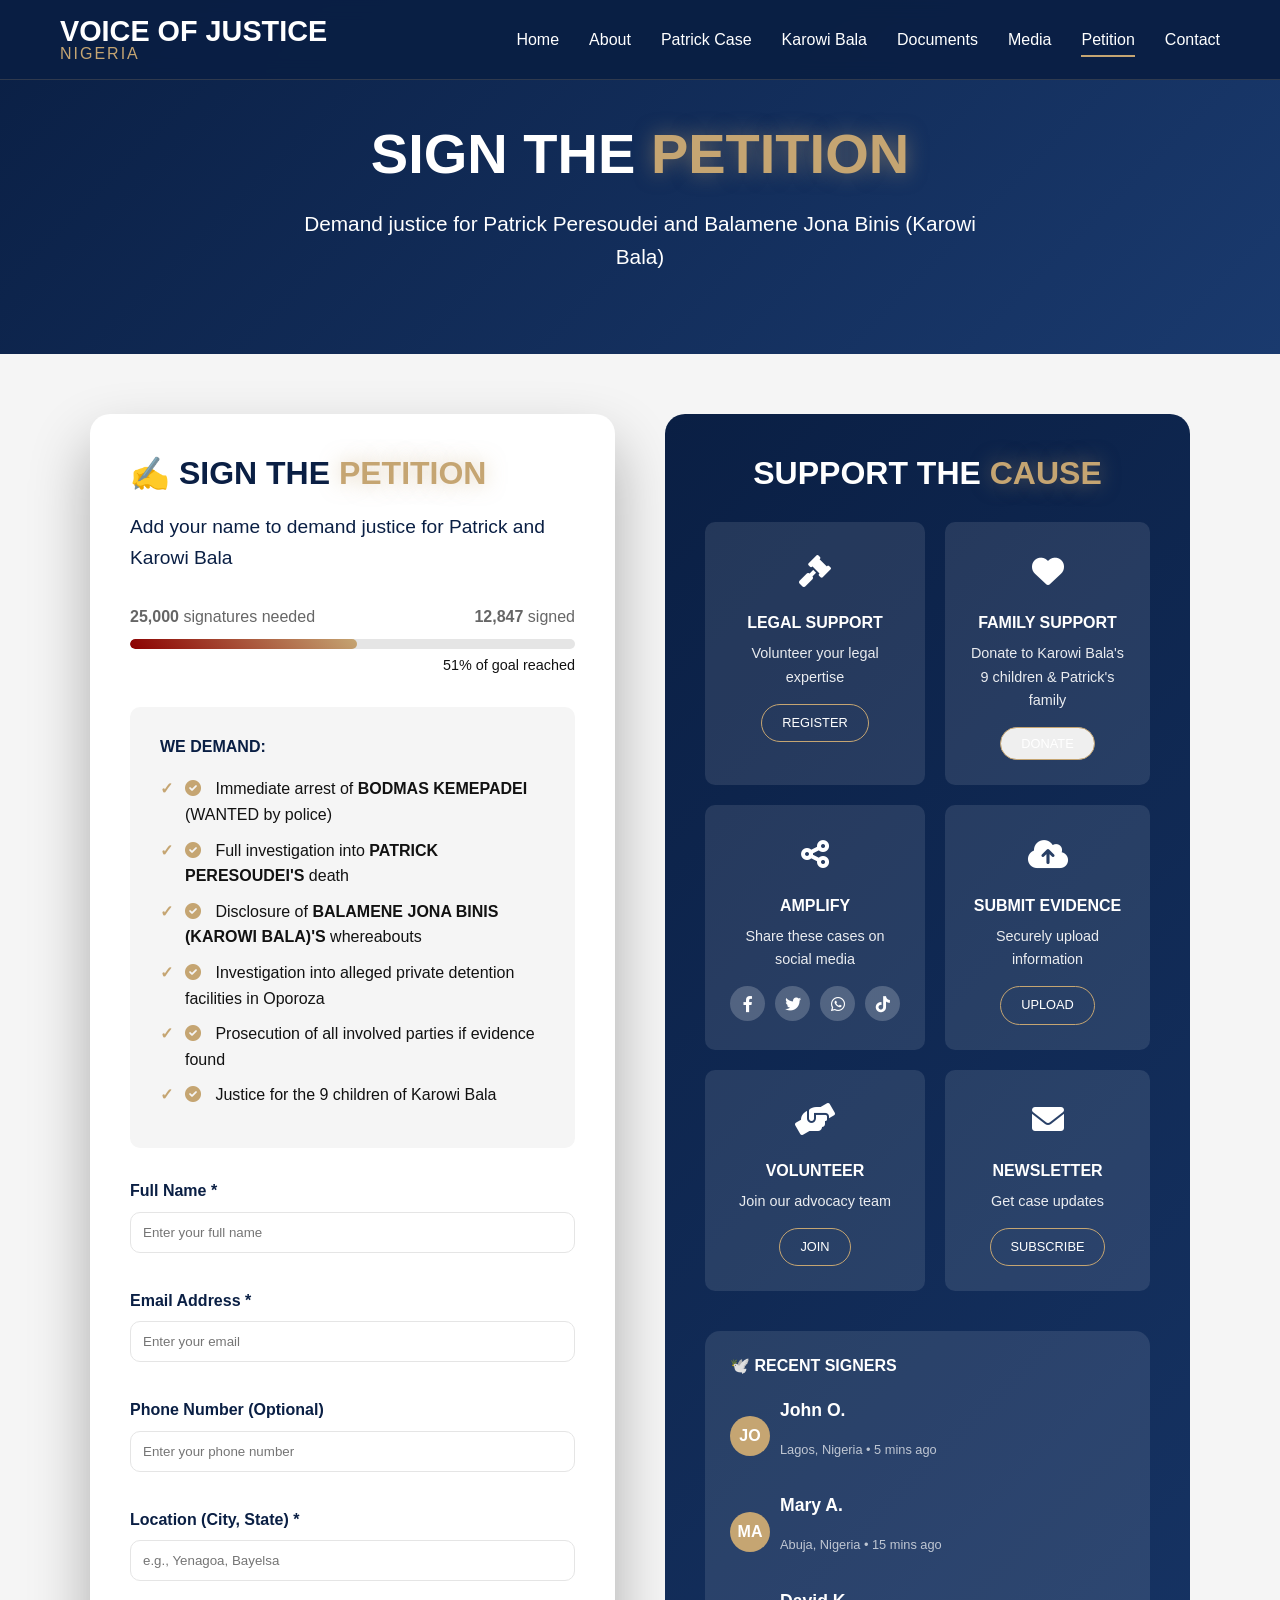
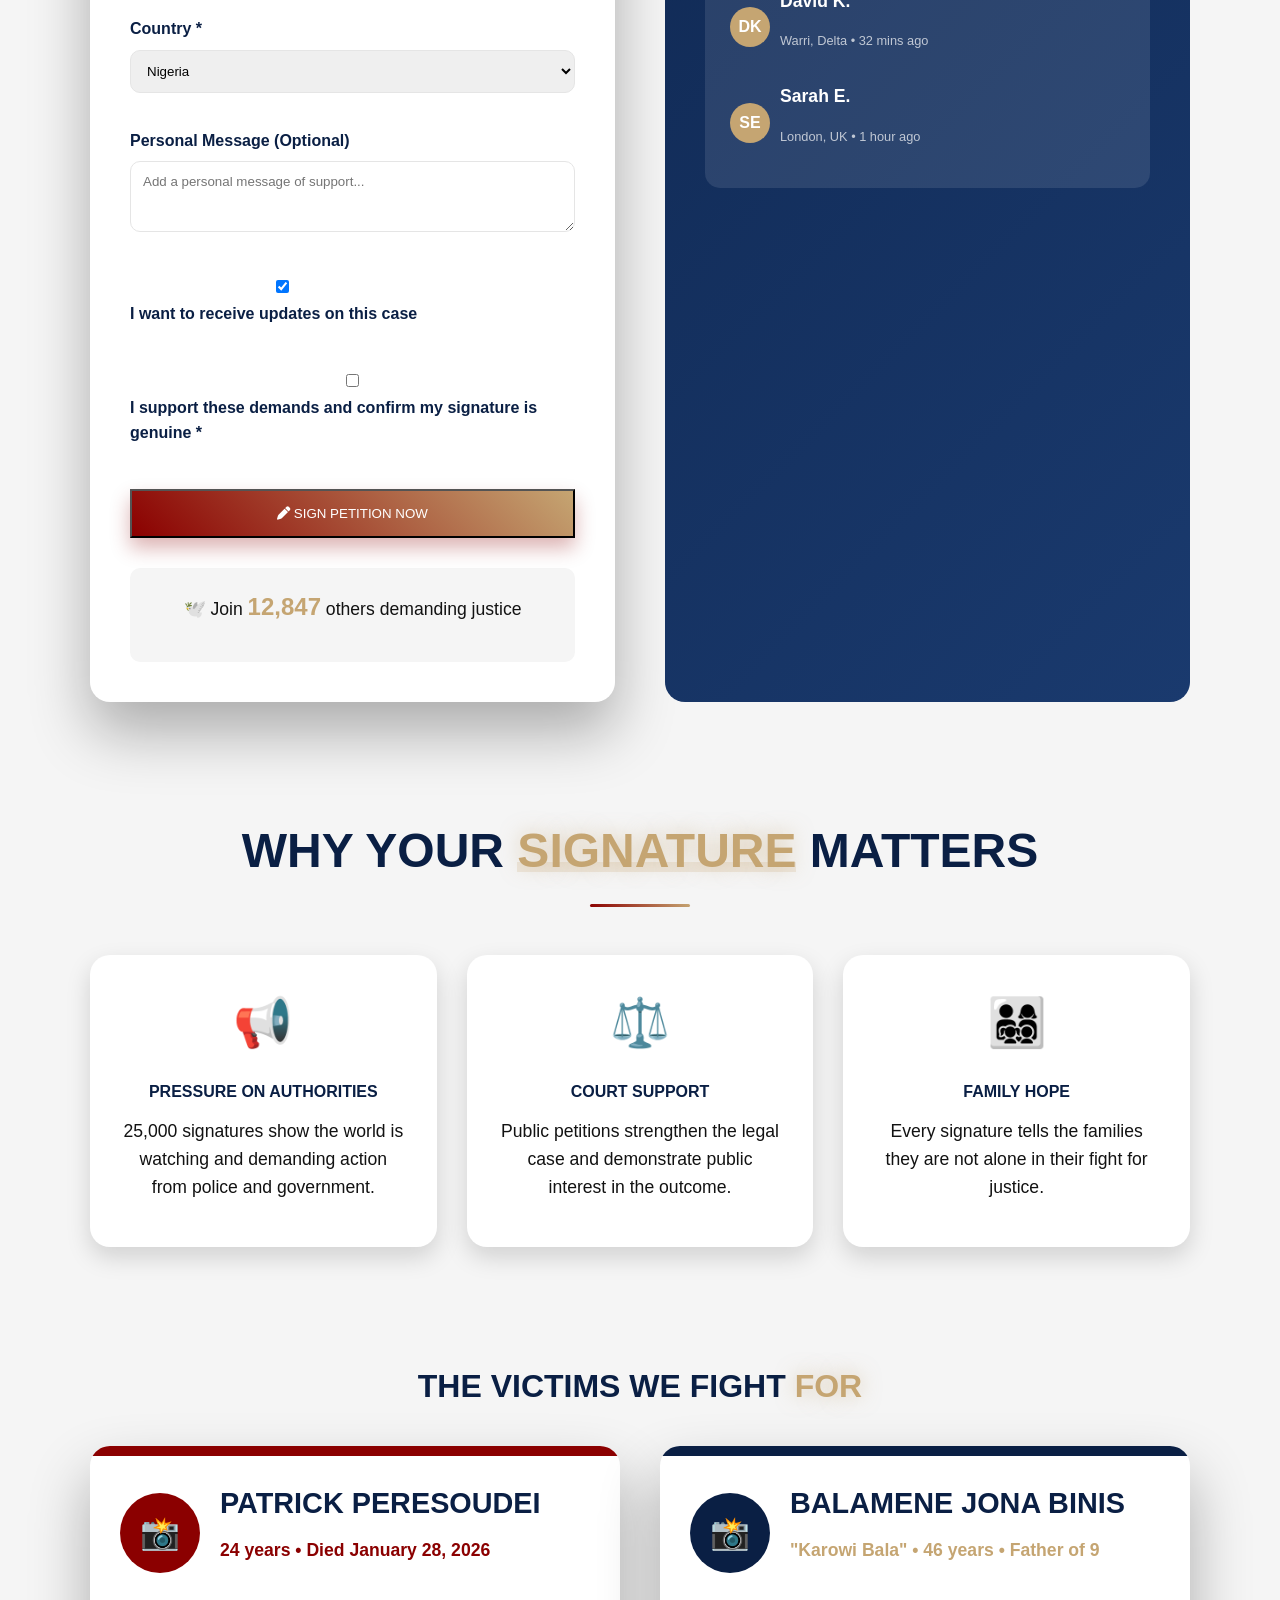
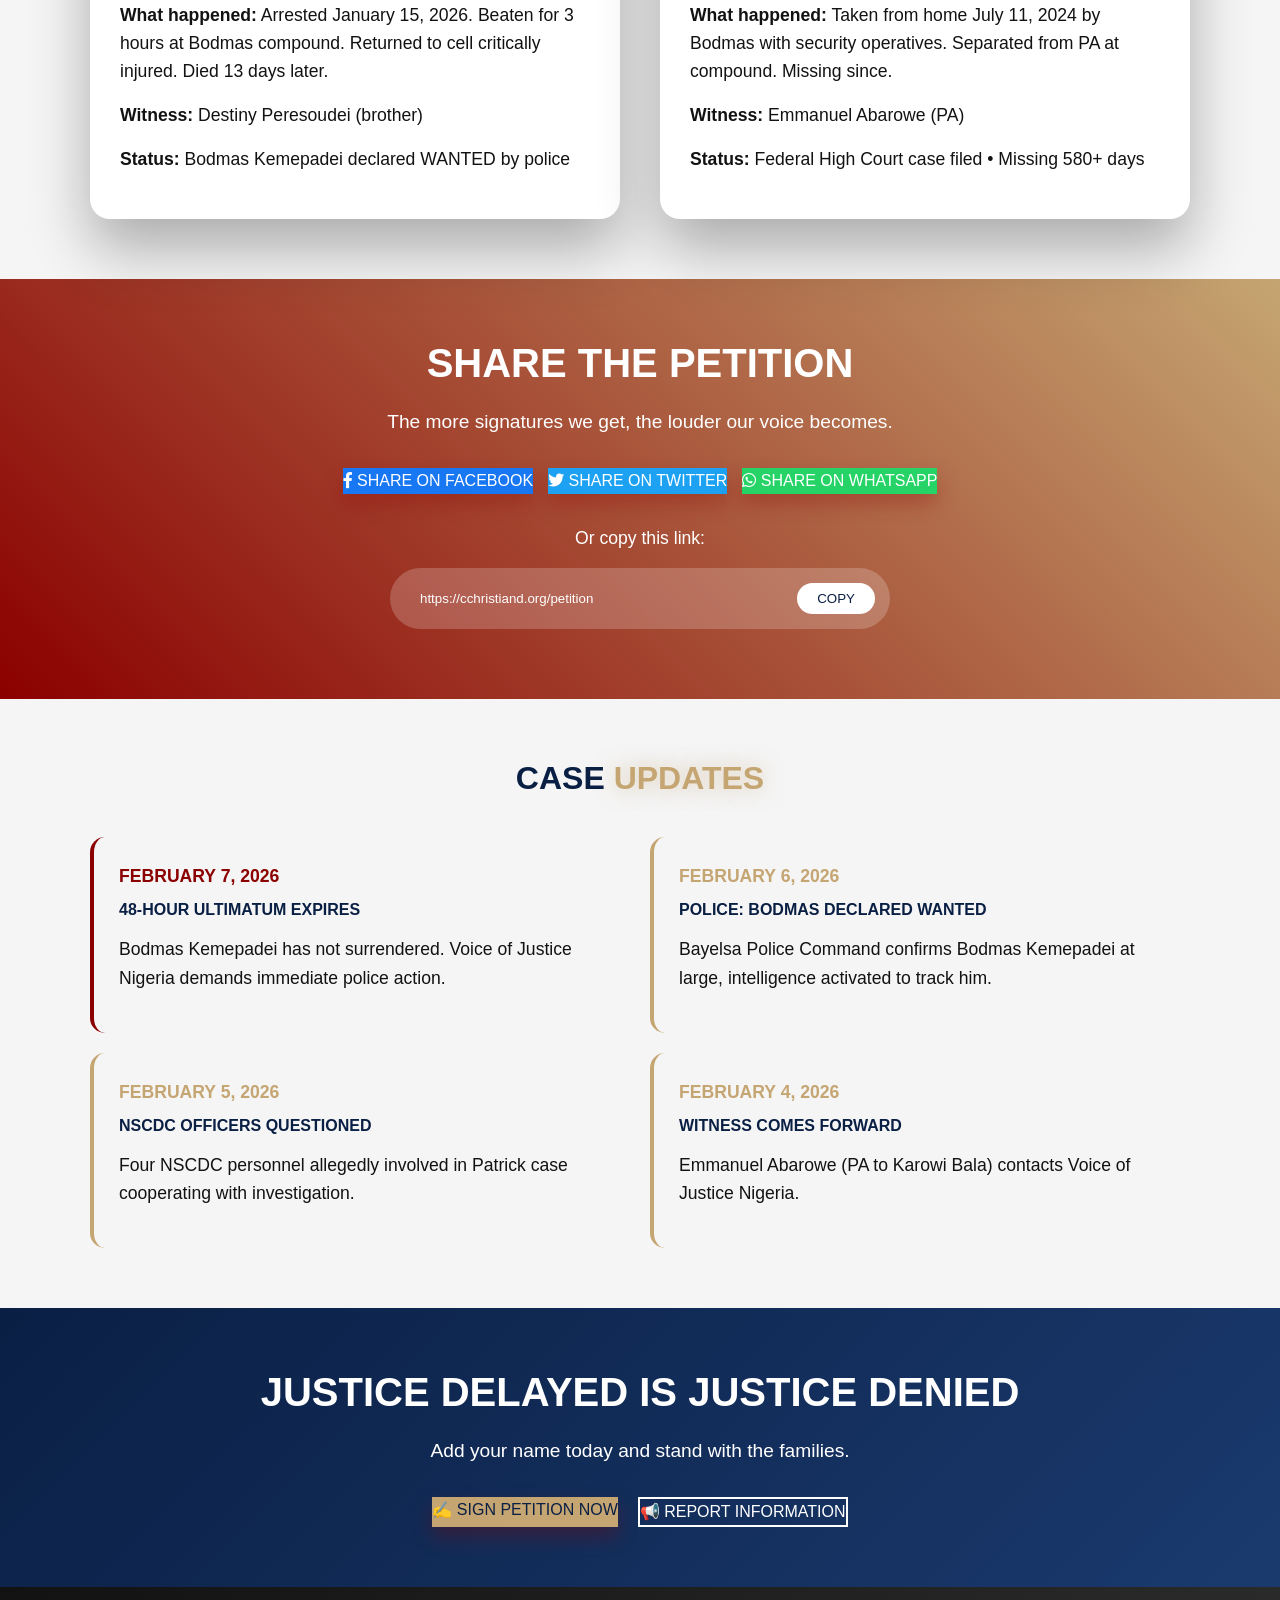
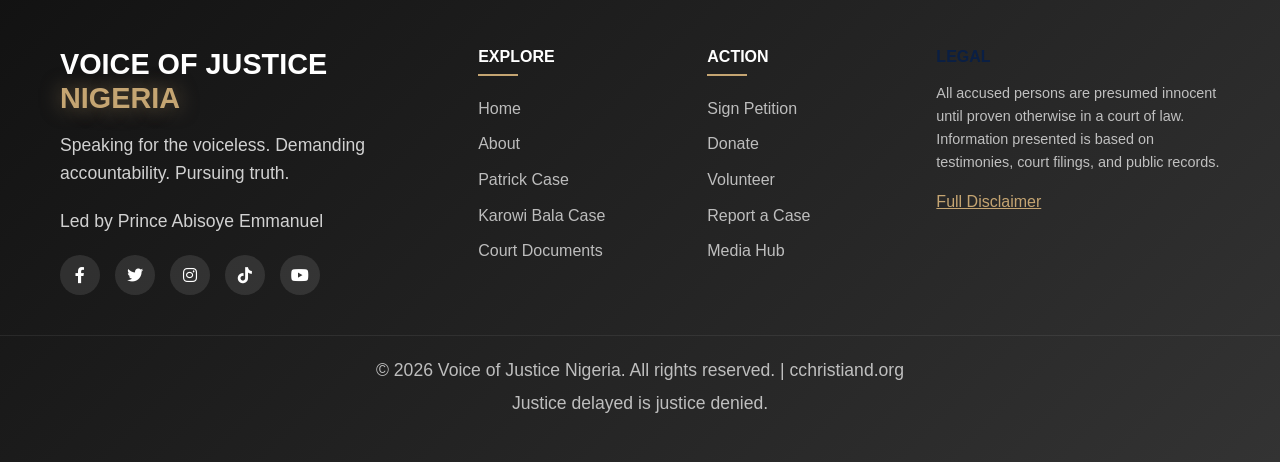
<file: petition.html>
<!DOCTYPE html>
<html lang="en">
<head>
    <meta charset="UTF-8">
    <meta name="viewport" content="width=device-width, initial-scale=1.0">
    <title>Sign the Petition - Justice for Patrick & Karowi Bala - Voice of Justice Nigeria</title>
    
    <!-- CSS Files -->
    <link rel="stylesheet" href="assets/css/style.css">
    <link rel="stylesheet" href="assets/css/animations.css">
    <link rel="stylesheet" href="assets/css/responsive.css">
    
    <!-- Font Awesome -->
    <link rel="stylesheet" href="https://cdnjs.cloudflare.com/ajax/libs/font-awesome/6.0.0/css/all.min.css">
</head>
<body>

<!-- ===== HEADER ===== -->
<header>
    <div class="header-container">
        <div class="logo">
            <div class="logo-text">VOICE OF JUSTICE<br><span>NIGERIA</span></div>
        </div>
        
        <div class="menu-toggle"><i class="fas fa-bars"></i></div>
        
        <nav class="nav-menu">
            <a href="index.html">Home</a>
            <a href="about.html">About</a>
            <a href="patrick-case.html">Patrick Case</a>
            <a href="karowi-case.html">Karowi Bala</a>
            <a href="court-documents.html">Documents</a>
            <a href="media-hub.html">Media</a>
            <a href="petition.html" class="active">Petition</a>
            <a href="contact.html">Contact</a>
        </nav>
    </div>
</header>

<!-- ===== PAGE HEADER ===== -->
<section style="background: var(--gradient-primary); padding: 120px 0 60px; color: white; text-align: center;">
    <div class="container">
        <h1 style="color: white; font-size: 3.5rem;">SIGN THE <span class="gold-text">PETITION</span></h1>
        <p style="font-size: 1.3rem; max-width: 700px; margin: 20px auto;">Demand justice for Patrick Peresoudei and Balamene Jona Binis (Karowi Bala)</p>
    </div>
</section>

<!-- ===== PETITION HUB ===== -->
<section class="petition-hub" style="padding: 60px 0;">
    <div class="container">
        <div class="petition-split">
            <!-- LEFT SIDE - PETITION FORM -->
            <div class="petition-left">
                <h3 style="color: var(--primary); font-size: 2rem; margin-bottom: 20px;">✍️ SIGN THE <span class="gold-text">PETITION</span></h3>
                <p class="petition-lead">Add your name to demand justice for Patrick and Karowi Bala</p>
                
                <!-- PETITION PROGRESS BAR -->
                <div class="petition-progress">
                    <div class="progress-label">
                        <span><strong>25,000</strong> signatures needed</span>
                        <span><strong>12,847</strong> signed</span>
                    </div>
                    <div class="progress-bar-bg">
                        <div class="progress-fill" style="width: 51%"></div>
                    </div>
                    <p style="text-align: right; margin-top: 5px; font-size: 0.9rem;">51% of goal reached</p>
                </div>
                
                <!-- PETITION TEXT -->
                <div class="petition-text">
                    <h4 style="color: var(--primary);">WE DEMAND:</h4>
                    <ul>
                        <li><i class="fas fa-check-circle" style="color: var(--secondary); margin-right: 10px;"></i> Immediate arrest of <strong>BODMAS KEMEPADEI</strong> (WANTED by police)</li>
                        <li><i class="fas fa-check-circle" style="color: var(--secondary); margin-right: 10px;"></i> Full investigation into <strong>PATRICK PERESOUDEI'S</strong> death</li>
                        <li><i class="fas fa-check-circle" style="color: var(--secondary); margin-right: 10px;"></i> Disclosure of <strong>BALAMENE JONA BINIS (KAROWI BALA)'S</strong> whereabouts</li>
                        <li><i class="fas fa-check-circle" style="color: var(--secondary); margin-right: 10px;"></i> Investigation into alleged private detention facilities in Oporoza</li>
                        <li><i class="fas fa-check-circle" style="color: var(--secondary); margin-right: 10px;"></i> Prosecution of all involved parties if evidence found</li>
                        <li><i class="fas fa-check-circle" style="color: var(--secondary); margin-right: 10px;"></i> Justice for the 9 children of Karowi Bala</li>
                    </ul>
                </div>
                
                <!-- PETITION FORM -->
                <form class="petition-form" id="petitionForm" onsubmit="return submitPetition(event)">
                    <div class="form-group">
                        <label for="fullname">Full Name *</label>
                        <input type="text" id="fullname" placeholder="Enter your full name" required>
                    </div>
                    
                    <div class="form-group">
                        <label for="email">Email Address *</label>
                        <input type="email" id="email" placeholder="Enter your email" required>
                    </div>
                    
                    <div class="form-group">
                        <label for="phone">Phone Number (Optional)</label>
                        <input type="tel" id="phone" placeholder="Enter your phone number">
                    </div>
                    
                    <div class="form-group">
                        <label for="location">Location (City, State) *</label>
                        <input type="text" id="location" placeholder="e.g., Yenagoa, Bayelsa" required>
                    </div>
                    
                    <div class="form-group">
                        <label for="country">Country *</label>
                        <select id="country" required>
                            <option value="">Select your country</option>
                            <option value="Nigeria" selected>Nigeria</option>
                            <option value="USA">United States</option>
                            <option value="UK">United Kingdom</option>
                            <option value="Canada">Canada</option>
                            <option value="Other">Other</option>
                        </select>
                    </div>
                    
                    <div class="form-group">
                        <label for="message">Personal Message (Optional)</label>
                        <textarea id="message" rows="3" placeholder="Add a personal message of support..."></textarea>
                    </div>
                    
                    <div class="form-group checkbox">
                        <label>
                            <input type="checkbox" id="updates" checked> I want to receive updates on this case
                        </label>
                    </div>
                    
                    <div class="form-group checkbox">
                        <label>
                            <input type="checkbox" id="terms" required> I support these demands and confirm my signature is genuine *
                        </label>
                    </div>
                    
                    <button type="submit" class="btn-primary btn-block" style="padding: 15px;">
                        <i class="fas fa-pen"></i> SIGN PETITION NOW
                    </button>
                </form>
                
                <!-- SIGNATURE COUNT ANIMATION -->
                <div style="margin-top: 30px; text-align: center; padding: 20px; background: var(--light); border-radius: 10px;">
                    <p style="font-size: 1.1rem;">🕊️ Join <strong style="font-size: 1.5rem; color: var(--secondary);">12,847</strong> others demanding justice</p>
                </div>
            </div>
            
            <!-- RIGHT SIDE - SUPPORT OPTIONS -->
            <div class="petition-right">
                <h3 style="color: white; margin-bottom: 30px;">SUPPORT THE <span class="gold-text">CAUSE</span></h3>
                
                <div class="support-options">
                    <!-- LEGAL SUPPORT -->
                    <div class="support-card">
                        <div class="support-icon"><i class="fas fa-gavel"></i></div>
                        <h4 style="color: white;">LEGAL SUPPORT</h4>
                        <p>Volunteer your legal expertise</p>
                        <a href="contact.html" class="btn-outline-small">REGISTER</a>
                    </div>
                    
                    <!-- FAMILY SUPPORT -->
                    <div class="support-card">
                        <div class="support-icon"><i class="fas fa-heart"></i></div>
                        <h4 style="color: white;">FAMILY SUPPORT</h4>
                        <p>Donate to Karowi Bala's 9 children & Patrick's family</p>
                        <button class="btn-outline-small" onclick="showDonateOptions()">DONATE</button>
                    </div>
                    
                    <!-- AMPLIFY -->
                    <div class="support-card">
                        <div class="support-icon"><i class="fas fa-share-alt"></i></div>
                        <h4 style="color: white;">AMPLIFY</h4>
                        <p>Share these cases on social media</p>
                        <div class="social-share">
                            <a href="#" class="social-icon"><i class="fab fa-facebook-f"></i></a>
                            <a href="#" class="social-icon"><i class="fab fa-twitter"></i></a>
                            <a href="#" class="social-icon"><i class="fab fa-whatsapp"></i></a>
                            <a href="#" class="social-icon"><i class="fab fa-tiktok"></i></a>
                        </div>
                    </div>
                    
                    <!-- SUBMIT EVIDENCE -->
                    <div class="support-card">
                        <div class="support-icon"><i class="fas fa-cloud-upload-alt"></i></div>
                        <h4 style="color: white;">SUBMIT EVIDENCE</h4>
                        <p>Securely upload information</p>
                        <a href="contact.html" class="btn-outline-small">UPLOAD</a>
                    </div>
                    
                    <!-- VOLUNTEER -->
                    <div class="support-card">
                        <div class="support-icon"><i class="fas fa-hands-helping"></i></div>
                        <h4 style="color: white;">VOLUNTEER</h4>
                        <p>Join our advocacy team</p>
                        <a href="contact.html" class="btn-outline-small">JOIN</a>
                    </div>
                    
                    <!-- NEWSLETTER -->
                    <div class="support-card">
                        <div class="support-icon"><i class="fas fa-envelope"></i></div>
                        <h4 style="color: white;">NEWSLETTER</h4>
                        <p>Get case updates</p>
                        <a href="contact.html" class="btn-outline-small">SUBSCRIBE</a>
                    </div>
                </div>
                
                <!-- RECENT SIGNERS -->
                <div style="margin-top: 40px; background: rgba(255,255,255,0.1); padding: 25px; border-radius: 15px;">
                    <h4 style="color: white; margin-bottom: 20px;">🕊️ RECENT SIGNERS</h4>
                    
                    <div style="display: flex; flex-direction: column; gap: 15px;">
                        <div style="display: flex; align-items: center; gap: 10px;">
                            <div style="width: 40px; height: 40px; background: var(--secondary); border-radius: 50%; display: flex; align-items: center; justify-content: center; color: white; font-weight: bold;">JO</div>
                            <div>
                                <p style="color: white; font-weight: 600;">John O.</p>
                                <p style="color: rgba(255,255,255,0.7); font-size: 0.8rem;">Lagos, Nigeria • 5 mins ago</p>
                            </div>
                        </div>
                        
                        <div style="display: flex; align-items: center; gap: 10px;">
                            <div style="width: 40px; height: 40px; background: var(--secondary); border-radius: 50%; display: flex; align-items: center; justify-content: center; color: white; font-weight: bold;">MA</div>
                            <div>
                                <p style="color: white; font-weight: 600;">Mary A.</p>
                                <p style="color: rgba(255,255,255,0.7); font-size: 0.8rem;">Abuja, Nigeria • 15 mins ago</p>
                            </div>
                        </div>
                        
                        <div style="display: flex; align-items: center; gap: 10px;">
                            <div style="width: 40px; height: 40px; background: var(--secondary); border-radius: 50%; display: flex; align-items: center; justify-content: center; color: white; font-weight: bold;">DK</div>
                            <div>
                                <p style="color: white; font-weight: 600;">David K.</p>
                                <p style="color: rgba(255,255,255,0.7); font-size: 0.8rem;">Warri, Delta • 32 mins ago</p>
                            </div>
                        </div>
                        
                        <div style="display: flex; align-items: center; gap: 10px;">
                            <div style="width: 40px; height: 40px; background: var(--secondary); border-radius: 50%; display: flex; align-items: center; justify-content: center; color: white; font-weight: bold;">SE</div>
                            <div>
                                <p style="color: white; font-weight: 600;">Sarah E.</p>
                                <p style="color: rgba(255,255,255,0.7); font-size: 0.8rem;">London, UK • 1 hour ago</p>
                            </div>
                        </div>
                    </div>
                </div>
            </div>
        </div>
    </div>
</section>

<!-- ===== DONATION MODAL (HIDDEN BY DEFAULT) ===== -->
<div id="donateModal" style="display: none; position: fixed; top: 0; left: 0; width: 100%; height: 100%; background: rgba(0,0,0,0.8); z-index: 2000; align-items: center; justify-content: center;">
    <div style="background: white; max-width: 500px; width: 90%; padding: 40px; border-radius: 20px; position: relative;">
        <button onclick="closeDonateModal()" style="position: absolute; top: 15px; right: 15px; background: none; border: none; font-size: 1.5rem; cursor: pointer;">&times;</button>
        
        <h3 style="color: var(--primary); margin-bottom: 20px;">SUPPORT THE <span class="gold-text">FAMILIES</span></h3>
        
        <div style="margin-bottom: 30px;">
            <p style="margin-bottom: 15px;">Your donation will go directly to:</p>
            <ul style="margin-bottom: 20px; padding-left: 20px;">
                <li>👨‍👩‍👧‍👦 Karowi Bala's 9 children (food, school fees, medical)</li>
                <li>💔 Patrick Peresoudei's family (funeral expenses, support)</li>
                <li>⚖️ Legal fees for ongoing court case</li>
                <li>📢 Advocacy and awareness campaigns</li>
            </ul>
        </div>
        
        <div style="display: grid; grid-template-columns: repeat(3, 1fr); gap: 10px; margin-bottom: 20px;">
            <button onclick="selectAmount(10000)" style="padding: 15px; background: var(--light); border: 2px solid var(--light); border-radius: 10px; font-weight: 600; cursor: pointer;">₦10,000</button>
            <button onclick="selectAmount(25000)" style="padding: 15px; background: var(--light); border: 2px solid var(--light); border-radius: 10px; font-weight: 600; cursor: pointer;">₦25,000</button>
            <button onclick="selectAmount(50000)" style="padding: 15px; background: var(--light); border: 2px solid var(--light); border-radius: 10px; font-weight: 600; cursor: pointer;">₦50,000</button>
        </div>
        
        <div style="margin-bottom: 20px;">
            <label for="customAmount">Custom Amount (₦)</label>
            <input type="number" id="customAmount" style="width: 100%; padding: 15px; border: 2px solid var(--light); border-radius: 10px; margin-top: 5px;" placeholder="Enter amount">
        </div>
        
        <button onclick="processDonation()" style="width: 100%; padding: 15px; background: var(--gradient-secondary); color: white; border: none; border-radius: 10px; font-weight: 600; cursor: pointer;">
            <i class="fas fa-heart"></i> DONATE NOW
        </button>
        
        <p style="text-align: center; margin-top: 20px; font-size: 0.8rem; color: var(--gray);">100% of donations go to the families and legal fund</p>
    </div>
</div>

<!-- ===== WHY SIGN? SECTION ===== -->
<section style="padding: 60px 0; background: var(--light);">
    <div class="container">
        <div class="section-header">
            <h2>WHY YOUR <span class="gold-text">SIGNATURE</span> MATTERS</h2>
            <div class="header-line"></div>
        </div>
        
        <div style="display: grid; grid-template-columns: repeat(3, 1fr); gap: 30px; margin-top: 40px;">
            
            <div style="background: white; padding: 30px; border-radius: 20px; text-align: center; box-shadow: var(--shadow-md);">
                <div style="font-size: 3rem; margin-bottom: 20px;">📢</div>
                <h4>PRESSURE ON AUTHORITIES</h4>
                <p>25,000 signatures show the world is watching and demanding action from police and government.</p>
            </div>
            
            <div style="background: white; padding: 30px; border-radius: 20px; text-align: center; box-shadow: var(--shadow-md);">
                <div style="font-size: 3rem; margin-bottom: 20px;">⚖️</div>
                <h4>COURT SUPPORT</h4>
                <p>Public petitions strengthen the legal case and demonstrate public interest in the outcome.</p>
            </div>
            
            <div style="background: white; padding: 30px; border-radius: 20px; text-align: center; box-shadow: var(--shadow-md);">
                <div style="font-size: 3rem; margin-bottom: 20px;">👨‍👩‍👧‍👦</div>
                <h4>FAMILY HOPE</h4>
                <p>Every signature tells the families they are not alone in their fight for justice.</p>
            </div>
        </div>
    </div>
</section>

<!-- ===== VICTIMS PROFILES ===== -->
<section style="padding: 60px 0;">
    <div class="container">
        <h3 style="text-align: center; margin-bottom: 40px;">THE VICTIMS WE FIGHT <span class="gold-text">FOR</span></h3>
        
        <div style="display: grid; grid-template-columns: repeat(2, 1fr); gap: 40px;">
            
            <!-- PATRICK CARD -->
            <div style="background: white; border-radius: 20px; overflow: hidden; box-shadow: var(--shadow-xl);">
                <div style="background: var(--accent); height: 10px;"></div>
                <div style="padding: 30px;">
                    <div style="display: flex; align-items: center; gap: 20px; margin-bottom: 20px;">
                        <div style="width: 80px; height: 80px; background: #8B0000; border-radius: 50%; display: flex; align-items: center; justify-content: center; color: white; font-size: 2rem;">📸</div>
                        <div>
                            <h4 style="color: var(--primary); font-size: 1.8rem;">PATRICK PERESOUDEI</h4>
                            <p style="color: var(--accent); font-weight: 600;">24 years • Died January 28, 2026</p>
                        </div>
                    </div>
                    <p><strong>What happened:</strong> Arrested January 15, 2026. Beaten for 3 hours at Bodmas compound. Returned to cell critically injured. Died 13 days later.</p>
                    <p><strong>Witness:</strong> Destiny Peresoudei (brother)</p>
                    <p><strong>Status:</strong> Bodmas Kemepadei declared WANTED by police</p>
                </div>
            </div>
            
            <!-- KAROWI BALA CARD -->
            <div style="background: white; border-radius: 20px; overflow: hidden; box-shadow: var(--shadow-xl);">
                <div style="background: var(--primary); height: 10px;"></div>
                <div style="padding: 30px;">
                    <div style="display: flex; align-items: center; gap: 20px; margin-bottom: 20px;">
                        <div style="width: 80px; height: 80px; background: #0A1F44; border-radius: 50%; display: flex; align-items: center; justify-content: center; color: white; font-size: 2rem;">📸</div>
                        <div>
                            <h4 style="color: var(--primary); font-size: 1.8rem;">BALAMENE JONA BINIS</h4>
                            <p style="color: var(--secondary); font-weight: 600;">"Karowi Bala" • 46 years • Father of 9</p>
                        </div>
                    </div>
                    <p><strong>What happened:</strong> Taken from home July 11, 2024 by Bodmas with security operatives. Separated from PA at compound. Missing since.</p>
                    <p><strong>Witness:</strong> Emmanuel Abarowe (PA)</p>
                    <p><strong>Status:</strong> Federal High Court case filed • Missing 580+ days</p>
                </div>
            </div>
        </div>
    </div>
</section>

<!-- ===== SHARE PETITION ===== -->
<section style="background: var(--gradient-secondary); padding: 60px 0; color: white; text-align: center;">
    <div class="container">
        <h3 style="color: white; font-size: 2.5rem; margin-bottom: 20px;">SHARE THE PETITION</h3>
        <p style="font-size: 1.2rem; max-width: 600px; margin: 0 auto 30px;">The more signatures we get, the louder our voice becomes.</p>
        
        <div style="display: flex; gap: 15px; justify-content: center; flex-wrap: wrap;">
            <a href="#" class="btn-primary" style="background: #1877f2; color: white; border: none;">
                <i class="fab fa-facebook-f"></i> SHARE ON FACEBOOK
            </a>
            <a href="#" class="btn-primary" style="background: #1da1f2; color: white; border: none;">
                <i class="fab fa-twitter"></i> SHARE ON TWITTER
            </a>
            <a href="#" class="btn-primary" style="background: #25d366; color: white; border: none;">
                <i class="fab fa-whatsapp"></i> SHARE ON WHATSAPP
            </a>
        </div>
        
        <div style="margin-top: 30px;">
            <p style="color: white;">Or copy this link:</p>
            <div style="background: rgba(255,255,255,0.2); padding: 15px; border-radius: 50px; max-width: 500px; margin: 10px auto; display: flex;">
                <input type="text" value="https://cchristiand.org/petition" readonly style="flex: 1; background: transparent; border: none; color: white; padding: 0 15px;">
                <button onclick="copyLink()" style="background: white; color: var(--primary); border: none; padding: 8px 20px; border-radius: 50px; cursor: pointer;">COPY</button>
            </div>
        </div>
    </div>
</section>

<!-- ===== RECENT UPDATES ===== -->
<section style="padding: 60px 0;">
    <div class="container">
        <h3 style="text-align: center; margin-bottom: 40px;">CASE <span class="gold-text">UPDATES</span></h3>
        
        <div style="display: grid; grid-template-columns: repeat(2, 1fr); gap: 20px;">
            
            <div style="background: var(--light); padding: 25px; border-radius: 15px; border-left: 4px solid var(--accent);">
                <p style="color: var(--accent); font-weight: 600; margin-bottom: 10px;">FEBRUARY 7, 2026</p>
                <h4>48-HOUR ULTIMATUM EXPIRES</h4>
                <p>Bodmas Kemepadei has not surrendered. Voice of Justice Nigeria demands immediate police action.</p>
            </div>
            
            <div style="background: var(--light); padding: 25px; border-radius: 15px; border-left: 4px solid var(--secondary);">
                <p style="color: var(--secondary); font-weight: 600; margin-bottom: 10px;">FEBRUARY 6, 2026</p>
                <h4>POLICE: BODMAS DECLARED WANTED</h4>
                <p>Bayelsa Police Command confirms Bodmas Kemepadei at large, intelligence activated to track him.</p>
            </div>
            
            <div style="background: var(--light); padding: 25px; border-radius: 15px; border-left: 4px solid var(--secondary);">
                <p style="color: var(--secondary); font-weight: 600; margin-bottom: 10px;">FEBRUARY 5, 2026</p>
                <h4>NSCDC OFFICERS QUESTIONED</h4>
                <p>Four NSCDC personnel allegedly involved in Patrick case cooperating with investigation.</p>
            </div>
            
            <div style="background: var(--light); padding: 25px; border-radius: 15px; border-left: 4px solid var(--secondary);">
                <p style="color: var(--secondary); font-weight: 600; margin-bottom: 10px;">FEBRUARY 4, 2026</p>
                <h4>WITNESS COMES FORWARD</h4>
                <p>Emmanuel Abarowe (PA to Karowi Bala) contacts Voice of Justice Nigeria.</p>
            </div>
        </div>
    </div>
</section>

<!-- ===== CALL TO ACTION ===== -->
<section style="background: var(--gradient-primary); padding: 60px 0; color: white; text-align: center;">
    <div class="container">
        <h3 style="color: white; font-size: 2.5rem; margin-bottom: 20px;">JUSTICE DELAYED IS JUSTICE DENIED</h3>
        <p style="font-size: 1.2rem; max-width: 600px; margin: 0 auto 30px;">Add your name today and stand with the families.</p>
        
        <div style="display: flex; gap: 20px; justify-content: center; flex-wrap: wrap;">
            <a href="#petitionForm" class="btn-primary" style="background: var(--secondary); color: var(--primary);">✍️ SIGN PETITION NOW</a>
            <a href="contact.html" class="btn-secondary" style="border-color: white; color: white;">📢 REPORT INFORMATION</a>
        </div>
    </div>
</section>

<!-- ===== FOOTER ===== -->
<footer class="premium-footer">
    <div class="footer-grid">
        <div class="footer-about">
            <h3>VOICE OF JUSTICE <span class="gold-text">NIGERIA</span></h3>
            <p>Speaking for the voiceless. Demanding accountability. Pursuing truth.</p>
            <p>Led by Prince Abisoye Emmanuel</p>
            <div class="social-links">
                <a href="#"><i class="fab fa-facebook-f"></i></a>
                <a href="#"><i class="fab fa-twitter"></i></a>
                <a href="#"><i class="fab fa-instagram"></i></a>
                <a href="#"><i class="fab fa-tiktok"></i></a>
                <a href="#"><i class="fab fa-youtube"></i></a>
            </div>
        </div>
        
        <div class="footer-links">
            <h4>EXPLORE</h4>
            <ul>
                <li><a href="index.html">Home</a></li>
                <li><a href="about.html">About</a></li>
                <li><a href="patrick-case.html">Patrick Case</a></li>
                <li><a href="karowi-case.html">Karowi Bala Case</a></li>
                <li><a href="court-documents.html">Court Documents</a></li>
            </ul>
        </div>
        
        <div class="footer-links">
            <h4>ACTION</h4>
            <ul>
                <li><a href="petition.html">Sign Petition</a></li>
                <li><a href="#" onclick="showDonateOptions(); return false;">Donate</a></li>
                <li><a href="volunteer.html">Volunteer</a></li>
                <li><a href="contact.html">Report a Case</a></li>
                <li><a href="media-hub.html">Media Hub</a></li>
            </ul>
        </div>
        
        <div class="footer-legal">
            <h4>LEGAL</h4>
            <p>All accused persons are presumed innocent until proven otherwise in a court of law. Information presented is based on testimonies, court filings, and public records.</p>
            <a href="legal-disclaimer.html">Full Disclaimer</a>
        </div>
    </div>
    
    <div class="footer-bottom">
        <p>© 2026 Voice of Justice Nigeria. All rights reserved. | cchristiand.org</p>
        <p>Justice delayed is justice denied.</p>
    </div>
</footer>

<!-- ===== JAVASCRIPT ===== -->
<script>
    // Mobile menu toggle
    document.querySelector('.menu-toggle').addEventListener('click', function() {
        document.querySelector('.nav-menu').classList.toggle('active');
    });

    // Header scroll effect
    window.addEventListener('scroll', function() {
        const header = document.querySelector('header');
        if (window.scrollY > 50) {
            header.classList.add('scrolled');
        } else {
            header.classList.remove('scrolled');
        }
    });

    // Petition form submission
    function submitPetition(event) {
        event.preventDefault();
        
        // Get form values
        const name = document.getElementById('fullname').value;
        const email = document.getElementById('email').value;
        const location = document.getElementById('location').value;
        
        // Simple validation
        if (!name || !email || !location) {
            alert('Please fill in all required fields');
            return false;
        }
        
        // Success message
        alert(`Thank you for signing, ${name}! Your voice matters.`);
        
        // Increment signature count (simulated)
        const countElement = document.querySelector('.progress-fill');
        const countText = document.querySelector('.progress-label span:last-child');
        const currentCount = 12847;
        const newCount = currentCount + 1;
        
        // Update UI (visual only - in real implementation this would connect to a database)
        countElement.style.width = Math.round((newCount / 25000) * 100) + '%';
        countText.innerHTML = `<strong>${newCount.toLocaleString()}</strong> signed`;
        
        // Reset form
        document.getElementById('petitionForm').reset();
        
        return false;
    }

    // Donate modal functions
    function showDonateOptions() {
        document.getElementById('donateModal').style.display = 'flex';
    }
    
    function closeDonateModal() {
        document.getElementById('donateModal').style.display = 'none';
    }
    
    function selectAmount(amount) {
        document.getElementById('customAmount').value = amount;
    }
    
    function processDonation() {
        const amount = document.getElementById('customAmount').value;
        if (!amount || amount < 1000) {
            alert('Please enter a valid amount (minimum ₦1,000)');
            return;
        }
        alert(`Thank you for your donation of ₦${parseInt(amount).toLocaleString()}! Your support means everything to the families.`);
        closeDonateModal();
    }
    
    // Copy link function
    function copyLink() {
        const link = 'https://cchristiand.org/petition';
        navigator.clipboard.writeText(link).then(function() {
            alert('Petition link copied to clipboard! Share it with your friends.');
        });
    }
    
    // Close modal when clicking outside
    window.onclick = function(event) {
        const modal = document.getElementById('donateModal');
        if (event.target == modal) {
            modal.style.display = 'none';
        }
    }
</script>

</body>
</html>
</file>
<file: assets/css/style.css>
/* ============================================
   VOICE OF JUSTICE NIGERIA - MAIN STYLESHEET
   Professional • Impactful • Visually Stunning
   ============================================ */

/* ----- CSS RESET ----- */
* {
  margin: 0;
  padding: 0;
  box-sizing: border-box;
}

/* ----- CUSTOM PROPERTIES (COLORS) ----- */
:root {
  --primary: #0A1F44;        /* Deep Navy - Authority */
  --primary-dark: #051230;    /* Darker Navy */
  --primary-light: #1A3A6E;   /* Lighter Navy */
  --secondary: #C5A572;       /* Gold - Justice */
  --secondary-light: #D4B78C; /* Light Gold */
  --secondary-dark: #A78A5A;  /* Dark Gold */
  --accent: #8B0000;          /* Blood Red - Urgency */
  --accent-light: #B22222;    /* Lighter Red */
  --accent-dark: #660000;      /* Dark Red */
  --light: #F5F5F5;           /* Off-White - Clarity */
  --light-gray: #E5E5E5;       /* Light Gray */
  --dark: #121212;            /* Almost Black - Power */
  --dark-gray: #333333;        /* Dark Gray */
  --gray: #666666;             /* Medium Gray */
  --white: #FFFFFF;            /* White */
  --black: #000000;            /* Black */
  --overlay-dark: rgba(10, 31, 68, 0.9);
  --overlay-light: rgba(0, 0, 0, 0.6);
  --gradient-primary: linear-gradient(135deg, #0A1F44 0%, #1A3A6E 100%);
  --gradient-secondary: linear-gradient(45deg, #8B0000 0%, #C5A572 100%);
  --gradient-gold: linear-gradient(135deg, #C5A572 0%, #D4B78C 100%);
  --gradient-dark: linear-gradient(135deg, #121212 0%, #333333 100%);
  --shadow-sm: 0 5px 15px rgba(0, 0, 0, 0.1);
  --shadow-md: 0 10px 25px rgba(0, 0, 0, 0.15);
  --shadow-lg: 0 20px 40px rgba(0, 0, 0, 0.2);
  --shadow-xl: 0 30px 60px rgba(0, 0, 0, 0.3);
  --glow-gold: 0 0 20px rgba(197, 165, 114, 0.3);
  --glow-red: 0 0 20px rgba(139, 0, 0, 0.3);
  --border-radius-sm: 5px;
  --border-radius-md: 10px;
  --border-radius-lg: 20px;
  --border-radius-xl: 30px;
  --border-radius-full: 50px;
  --font-primary: 'Poppins', sans-serif;
  --font-secondary: 'Montserrat', sans-serif;
  --transition-fast: 0.3s ease;
  --transition-medium: 0.5s ease;
  --transition-slow: 0.8s ease;
  --container-width: 1200px;
  --header-height: 80px;
}

/* ----- TYPOGRAPHY ----- */
@import url('https://fonts.googleapis.com/css2?family=Poppins:wght@300;400;500;600;700;800;900&family=Montserrat:wght@300;400;500;600;700;800&display=swap');

body {
  font-family: var(--font-primary);
  color: var(--dark);
  line-height: 1.6;
  overflow-x: hidden;
  background-color: var(--light);
}

h1, h2, h3, h4, h5, h6 {
  font-weight: 700;
  line-height: 1.2;
  margin-bottom: 1rem;
  color: var(--primary);
}

h1 {
  font-size: 4rem;
  font-weight: 900;
  text-transform: uppercase;
}

h2 {
  font-size: 3rem;
  font-weight: 800;
  position: relative;
  display: inline-block;
}

h2 .gold-text {
  color: var(--secondary);
  position: relative;
  z-index: 1;
}

h2 .gold-text::after {
  content: '';
  position: absolute;
  bottom: 5px;
  left: 0;
  width: 100%;
  height: 10px;
  background: rgba(197, 165, 114, 0.2);
  z-index: -1;
}

h3 {
  font-size: 2rem;
  font-weight: 700;
}

p {
  margin-bottom: 1rem;
  font-size: 1.1rem;
}

a {
  text-decoration: none;
  color: inherit;
  transition: var(--transition-fast);
}

/* ----- UTILITY CLASSES ----- */
.container {
  max-width: var(--container-width);
  margin: 0 auto;
  padding: 0 20px;
}

.section-header {
  text-align: center;
  margin-bottom: 3rem;
}

.section-header h2 {
  font-size: 3rem;
  margin-bottom: 0.5rem;
}

.section-header .header-line {
  width: 100px;
  height: 3px;
  background: var(--gradient-secondary);
  margin: 1rem auto;
  border-radius: var(--border-radius-full);
}

.section-header p {
  font-size: 1.2rem;
  color: var(--gray);
}

.text-gold {
  color: var(--secondary);
}

.text-accent {
  color: var(--accent);
}

.text-light {
  color: var(--light);
}

.text-dark {
  color: var(--dark);
}

.bg-primary {
  background: var(--gradient-primary);
  color: var(--white);
}

.bg-secondary {
  background: var(--gradient-secondary);
  color: var(--white);
}

.bg-dark {
  background: var(--gradient-dark);
  color: var(--white);
}

.btn {
  display: inline-block;
  padding: 12px 30px;
  border-radius: var(--border-radius-full);
  font-weight: 600;
  text-transform: uppercase;
  letter-spacing: 1px;
  transition: var(--transition-fast);
  cursor: pointer;
  border: none;
  font-size: 0.9rem;
}

.btn-primary {
  background: var(--gradient-secondary);
  color: var(--white);
  box-shadow: 0 10px 20px rgba(139, 0, 0, 0.3);
}

.btn-primary:hover {
  transform: translateY(-3px);
  box-shadow: 0 15px 30px rgba(139, 0, 0, 0.4);
}

.btn-secondary {
  background: transparent;
  color: var(--white);
  border: 2px solid var(--secondary);
}

.btn-secondary:hover {
  background: var(--secondary);
  color: var(--primary);
  transform: translateY(-3px);
}

.btn-outline {
  background: transparent;
  color: var(--primary);
  border: 2px solid var(--primary);
}

.btn-outline:hover {
  background: var(--primary);
  color: var(--white);
}

.btn-block {
  display: block;
  width: 100%;
}

/* ----- ANIMATIONS (imported from animations.css) ----- */
@keyframes float {
  0%, 100% { transform: translateY(0); }
  50% { transform: translateY(-10px); }
}

@keyframes pulse {
  0% { opacity: 1; transform: scale(1); }
  50% { opacity: 0.5; transform: scale(1.5); }
  100% { opacity: 1; transform: scale(1); }
}

@keyframes glitch {
  0% { text-shadow: 0.05em 0 0 rgba(255,0,0,0.75), -0.05em -0.025em 0 rgba(0,255,0,0.75), 0.025em 0.05em 0 rgba(0,0,255,0.75); }
  14% { text-shadow: 0.05em 0 0 rgba(255,0,0,0.75), -0.05em -0.025em 0 rgba(0,255,0,0.75), 0.025em 0.05em 0 rgba(0,0,255,0.75); }
  15% { text-shadow: -0.05em -0.025em 0 rgba(255,0,0,0.75), 0.025em 0.025em 0 rgba(0,255,0,0.75), -0.05em -0.05em 0 rgba(0,0,255,0.75); }
  49% { text-shadow: -0.05em -0.025em 0 rgba(255,0,0,0.75), 0.025em 0.025em 0 rgba(0,255,0,0.75), -0.05em -0.05em 0 rgba(0,0,255,0.75); }
  50% { text-shadow: 0.025em 0.05em 0 rgba(255,0,0,0.75), 0.05em 0 0 rgba(0,255,0,0.75), 0 -0.05em 0 rgba(0,0,255,0.75); }
  99% { text-shadow: 0.025em 0.05em 0 rgba(255,0,0,0.75), 0.05em 0 0 rgba(0,255,0,0.75), 0 -0.05em 0 rgba(0,0,255,0.75); }
  100% { text-shadow: -0.025em 0 0 rgba(255,0,0,0.75), -0.025em -0.025em 0 rgba(0,255,0,0.75), -0.025em -0.05em 0 rgba(0,0,255,0.75); }
}

@keyframes slideInLeft {
  from { transform: translateX(-100px); opacity: 0; }
  to { transform: translateX(0); opacity: 1; }
}

@keyframes slideInRight {
  from { transform: translateX(100px); opacity: 0; }
  to { transform: translateX(0); opacity: 1; }
}

@keyframes fadeInUp {
  from { transform: translateY(50px); opacity: 0; }
  to { transform: translateY(0); opacity: 1; }
}

/* ----- HEADER & NAVIGATION ----- */
header {
  position: fixed;
  top: 0;
  left: 0;
  width: 100%;
  z-index: 1000;
  background: rgba(10, 31, 68, 0.95);
  backdrop-filter: blur(10px);
  transition: var(--transition-fast);
  height: var(--header-height);
  border-bottom: 1px solid rgba(197, 165, 114, 0.2);
}

header.scrolled {
  background: var(--primary);
  box-shadow: var(--shadow-lg);
}

.header-container {
  max-width: var(--container-width);
  margin: 0 auto;
  padding: 0 20px;
  height: 100%;
  display: flex;
  justify-content: space-between;
  align-items: center;
}

.logo {
  display: flex;
  align-items: center;
}

.logo-text {
  font-size: 1.8rem;
  font-weight: 900;
  color: var(--white);
  line-height: 1;
}

.logo-text span {
  color: var(--secondary);
  display: block;
  font-size: 1rem;
  font-weight: 400;
  letter-spacing: 2px;
}

.logo-alt {
  font-size: 2.2rem;
  font-weight: 900;
  color: var(--white);
}

.logo-alt span {
  color: var(--secondary);
}

.nav-menu {
  display: flex;
  align-items: center;
  gap: 30px;
}

.nav-menu a {
  color: var(--white);
  font-weight: 500;
  position: relative;
  padding: 5px 0;
}

.nav-menu a::after {
  content: '';
  position: absolute;
  bottom: 0;
  left: 0;
  width: 0;
  height: 2px;
  background: var(--secondary);
  transition: var(--transition-fast);
}

.nav-menu a:hover::after,
.nav-menu a.active::after {
  width: 100%;
}

.menu-toggle {
  display: none;
  font-size: 1.5rem;
  color: var(--white);
  cursor: pointer;
}

/* ----- HERO SECTION ----- */
.hero {
  height: 100vh;
  position: relative;
  overflow: hidden;
  display: flex;
  align-items: center;
  justify-content: center;
  color: var(--white);
}

.hero-video-bg {
  position: absolute;
  top: 0;
  left: 0;
  width: 100%;
  height: 100%;
  z-index: -1;
}

.hero-video-bg video {
  width: 100%;
  height: 100%;
  object-fit: cover;
  filter: brightness(0.4) contrast(1.2);
}

.hero-video-bg .overlay {
  position: absolute;
  top: 0;
  left: 0;
  width: 100%;
  height: 100%;
  background: linear-gradient(45deg, rgba(10, 31, 68, 0.9) 0%, rgba(0, 0, 0, 0.7) 100%);
}

.hero-content {
  text-align: center;
  z-index: 2;
  padding: 0 20px;
  max-width: 900px;
}

.floating-badge {
  background: var(--gradient-secondary);
  padding: 12px 24px;
  border-radius: var(--border-radius-full);
  display: inline-block;
  font-weight: bold;
  letter-spacing: 1px;
  animation: float 3s ease-in-out infinite;
  box-shadow: var(--glow-gold);
  margin-bottom: 30px;
}

.pulse {
  display: inline-block;
  width: 10px;
  height: 10px;
  background: #ff0000;
  border-radius: 50%;
  margin-right: 10px;
  animation: pulse 1.5s infinite;
}

.glitch {
  font-size: 4.5rem;
  font-weight: 900;
  text-transform: uppercase;
  position: relative;
  animation: glitch 500ms infinite;
  margin-bottom: 20px;
}

.gold-text {
  color: var(--secondary);
  text-shadow: 0 0 20px rgba(197, 165, 114, 0.5);
}

.hero-subtitle {
  font-size: 1.5rem;
  margin-bottom: 40px;
  opacity: 0.9;
}

.hero-stats {
  display: flex;
  gap: 50px;
  justify-content: center;
  margin: 40px 0;
}

.stat-number {
  font-size: 2.5rem;
  font-weight: 800;
  color: var(--secondary);
  display: block;
  line-height: 1;
}

.stat-label {
  font-size: 1rem;
  text-transform: uppercase;
  letter-spacing: 1px;
  opacity: 0.8;
}

.hero-cta {
  display: flex;
  gap: 20px;
  justify-content: center;
  margin: 40px 0;
}

.scroll-indicator {
  position: absolute;
  bottom: 30px;
  left: 50%;
  transform: translateX(-50%);
  text-align: center;
}

.scroll-indicator span {
  display: block;
  margin-bottom: 10px;
  font-size: 0.9rem;
  text-transform: uppercase;
  letter-spacing: 2px;
}

.mouse {
  width: 30px;
  height: 50px;
  border: 2px solid var(--white);
  border-radius: 20px;
  position: relative;
  margin: 0 auto;
}

.mouse::before {
  content: '';
  position: absolute;
  top: 10px;
  left: 50%;
  transform: translateX(-50%);
  width: 4px;
  height: 10px;
  background: var(--white);
  border-radius: 2px;
  animation: scroll 2s infinite;
}

@keyframes scroll {
  0% { opacity: 1; transform: translateX(-50%) translateY(0); }
  100% { opacity: 0; transform: translateX(-50%) translateY(20px); }
}

/* ----- FEATURED CASES CAROUSEL ----- */
.featured-cases {
  padding: 100px 0;
  background: var(--light);
}

.cases-3d-carousel {
  position: relative;
  height: 600px;
  perspective: 1000px;
  margin: 40px 0;
}

.carousel-container {
  position: relative;
  width: 100%;
  height: 100%;
  transform-style: preserve-3d;
  transition: transform var(--transition-medium);
}

.carousel-card {
  position: absolute;
  width: 350px;
  height: 500px;
  left: 50%;
  top: 50%;
  margin-left: -175px;
  margin-top: -250px;
  background: var(--white);
  border-radius: var(--border-radius-lg);
  overflow: hidden;
  box-shadow: var(--shadow-xl);
  transition: all var(--transition-medium);
  cursor: pointer;
  transform-style: preserve-3d;
  backface-visibility: visible;
}

.carousel-card[data-position="0"] {
  transform: translate3d(0, 0, 0) scale(1);
  z-index: 5;
  opacity: 1;
}

.carousel-card[data-position="1"] {
  transform: translate3d(400px, 0, -200px) scale(0.9);
  z-index: 4;
  opacity: 0.8;
}

.carousel-card[data-position="2"] {
  transform: translate3d(-400px, 0, -200px) scale(0.9);
  z-index: 4;
  opacity: 0.8;
}

.carousel-card[data-position="3"] {
  transform: translate3d(600px, 0, -400px) scale(0.8);
  z-index: 3;
  opacity: 0.6;
}

.carousel-card[data-position="4"] {
  transform: translate3d(-600px, 0, -400px) scale(0.8);
  z-index: 3;
  opacity: 0.6;
}

.carousel-card[data-position="hidden"] {
  transform: translate3d(0, 0, -1000px) scale(0.5);
  opacity: 0;
  pointer-events: none;
}

.card-glow {
  position: absolute;
  top: 0;
  left: 0;
  width: 100%;
  height: 100%;
  background: radial-gradient(circle at 50% 50%, rgba(197, 165, 114, 0.2), transparent 70%);
  opacity: 0;
  transition: var(--transition-fast);
  pointer-events: none;
}

.carousel-card:hover .card-glow {
  opacity: 1;
}

.case-ribbon {
  position: absolute;
  top: 20px;
  right: -30px;
  background: var(--accent);
  color: var(--white);
  padding: 8px 40px;
  transform: rotate(45deg);
  font-weight: 700;
  font-size: 0.8rem;
  text-transform: uppercase;
  letter-spacing: 2px;
  z-index: 10;
  box-shadow: var(--shadow-md);
}

.case-ribbon.missing {
  background: var(--primary);
}

.case-image {
  width: 100%;
  height: 200px;
  background-size: cover;
  background-position: center;
  position: relative;
}

.case-overlay {
  position: absolute;
  top: 0;
  left: 0;
  width: 100%;
  height: 100%;
  background: linear-gradient(to bottom, transparent 50%, rgba(0,0,0,0.8) 100%);
}

.case-content {
  padding: 25px;
}

.case-date {
  font-size: 0.8rem;
  color: var(--secondary);
  text-transform: uppercase;
  letter-spacing: 1px;
  font-weight: 600;
}

.case-content h3 {
  font-size: 1.5rem;
  margin: 10px 0 5px;
}

.case-age {
  color: var(--gray);
  font-size: 0.9rem;
  margin-bottom: 15px;
}

.case-status {
  display: inline-block;
  padding: 5px 15px;
  border-radius: var(--border-radius-full);
  font-weight: 600;
  font-size: 0.8rem;
  margin-bottom: 15px;
}

.case-status.wanted {
  background: var(--accent);
  color: var(--white);
}

.case-status.missing {
  background: var(--primary);
  color: var(--white);
}

.status-dot {
  display: inline-block;
  width: 8px;
  height: 8px;
  background: #ff0000;
  border-radius: 50%;
  margin-right: 5px;
  animation: pulse 1.5s infinite;
}

.case-desc {
  font-size: 0.9rem;
  margin-bottom: 15px;
  color: var(--gray);
}

.case-progress {
  margin: 20px 0;
}

.progress-bar {
  height: 5px;
  background: var(--gradient-secondary);
  border-radius: var(--border-radius-full);
  margin-bottom: 5px;
}

.case-link {
  color: var(--primary);
  font-weight: 600;
  font-size: 0.9rem;
  text-transform: uppercase;
  letter-spacing: 1px;
}

.case-link:hover {
  color: var(--secondary);
}

.carousel-controls {
  position: absolute;
  bottom: 0;
  left: 50%;
  transform: translateX(-50%);
  display: flex;
  gap: 20px;
  z-index: 10;
}

.carousel-controls button {
  width: 50px;
  height: 50px;
  border-radius: 50%;
  background: var(--white);
  border: none;
  box-shadow: var(--shadow-md);
  cursor: pointer;
  transition: var(--transition-fast);
  font-size: 1.2rem;
}

.carousel-controls button:hover {
  background: var(--secondary);
  color: var(--white);
}

/* ----- ABOUT ADVOCATE SECTION ----- */
.about-advocate {
  padding: 100px 0;
  background: var(--white);
}

.split-layout {
  display: grid;
  grid-template-columns: 1fr 1fr;
  gap: 50px;
  align-items: center;
}

.image-container {
  position: relative;
  border-radius: var(--border-radius-lg);
  overflow: hidden;
  box-shadow: var(--shadow-xl);
  transform-style: preserve-3d;
}

.portrait {
  width: 100%;
  height: auto;
  display: block;
  transition: transform var(--transition-slow);
}

.image-container:hover .portrait {
  transform: scale(1.05);
}

.image-frame {
  position: absolute;
  top: 20px;
  left: 20px;
  right: 20px;
  bottom: 20px;
  border: 3px solid var(--secondary);
  pointer-events: none;
  transition: var(--transition-fast);
}

.image-container:hover .image-frame {
  top: 10px;
  left: 10px;
  right: 10px;
  bottom: 10px;
}

.floating-quote {
  position: absolute;
  bottom: 30px;
  right: -20px;
  background: var(--secondary);
  color: var(--white);
  padding: 20px;
  border-radius: var(--border-radius-lg);
  max-width: 250px;
  box-shadow: var(--shadow-lg);
  transform: rotate(5deg);
  transition: var(--transition-fast);
}

.floating-quote:hover {
  transform: rotate(0deg) translateY(-5px);
}

.floating-quote .quote-icon {
  font-size: 3rem;
  line-height: 0.5;
  opacity: 0.5;
}

.floating-quote p {
  margin: 0;
  font-style: italic;
}

.section-tag {
  color: var(--secondary);
  text-transform: uppercase;
  letter-spacing: 2px;
  font-weight: 600;
  margin-bottom: 10px;
}

.bio-timeline {
  margin: 30px 0;
}

.timeline-item {
  display: flex;
  align-items: center;
  gap: 20px;
  margin-bottom: 15px;
  padding: 10px;
  background: var(--light);
  border-radius: var(--border-radius-md);
  transition: var(--transition-fast);
}

.timeline-item:hover {
  transform: translateX(10px);
  box-shadow: var(--shadow-md);
}

.year {
  font-weight: 700;
  color: var(--secondary);
  min-width: 60px;
}

.desc {
  font-weight: 500;
}

.lead {
  font-size: 1.3rem;
  font-weight: 600;
  color: var(--primary);
  margin-bottom: 30px;
  border-left: 4px solid var(--secondary);
  padding-left: 20px;
}

.accordion {
  margin: 30px 0;
}

.accordion-item {
  border: 1px solid var(--light-gray);
  border-radius: var(--border-radius-md);
  margin-bottom: 15px;
  overflow: hidden;
}

.accordion-header {
  padding: 15px 20px;
  background: var(--light);
  font-weight: 600;
  cursor: pointer;
  position: relative;
  transition: var(--transition-fast);
}

.accordion-header::after {
  content: '▼';
  position: absolute;
  right: 20px;
  transition: var(--transition-fast);
}

.accordion-item.active .accordion-header {
  background: var(--primary);
  color: var(--white);
}

.accordion-item.active .accordion-header::after {
  transform: rotate(180deg);
}

.accordion-content {
  padding: 0 20px;
  max-height: 0;
  overflow: hidden;
  transition: max-height var(--transition-medium);
}

.accordion-item.active .accordion-content {
  padding: 20px;
  max-height: 200px;
}

.social-proof {
  display: flex;
  gap: 30px;
  margin-top: 30px;
}

.proof-item {
  text-align: center;
}

.proof-number {
  font-size: 2rem;
  font-weight: 800;
  color: var(--secondary);
  display: block;
}

.proof-label {
  font-size: 0.9rem;
  color: var(--gray);
}

/* ----- CASE FILE STYLES (Patrick & Karowi shared) ----- */
.case-file {
  padding: 100px 0;
  position: relative;
}

.case-header {
  text-align: center;
  padding: 80px 20px;
  margin-bottom: 50px;
  position: relative;
  overflow: hidden;
  border-radius: var(--border-radius-lg);
  color: var(--white);
}

.case-header.urgent {
  background: linear-gradient(135deg, #8B0000 0%, #B22222 100%);
}

.case-header.missing {
  background: linear-gradient(135deg, #0A1F44 0%, #1A3A6E 100%);
}

.header-bg {
  position: absolute;
  top: 0;
  left: 0;
  width: 100%;
  height: 100%;
  background-image: url('data:image/svg+xml,<svg xmlns="http://www.w3.org/2000/svg" viewBox="0 0 100 100" opacity="0.1"><path d="M0 0 L100 100 M100 0 L0 100" stroke="white" stroke-width="1"/></svg>');
  background-size: 30px 30px;
}

.case-badge {
  position: relative;
  display: inline-block;
  padding: 10px 30px;
  background: rgba(255, 255, 255, 0.2);
  border-radius: var(--border-radius-full);
  font-weight: 700;
  text-transform: uppercase;
  letter-spacing: 2px;
  margin-bottom: 20px;
  backdrop-filter: blur(10px);
}

.case-badge.wanted {
  background: rgba(139, 0, 0, 0.8);
  color: var(--white);
}

.case-header h2 {
  font-size: 4rem;
  color: var(--white);
  margin: 0;
}

.case-subtitle {
  font-size: 1.2rem;
  opacity: 0.9;
}

/* WANTED POSTER */
.wanted-poster {
  max-width: 800px;
  margin: 50px auto;
  background: var(--white);
  border-radius: var(--border-radius-lg);
  overflow: hidden;
  box-shadow: var(--shadow-xl);
  position: relative;
}

.poster-glow {
  position: absolute;
  top: 0;
  left: 0;
  width: 100%;
  height: 100%;
  background: radial-gradient(circle at 50% 50%, rgba(197, 165, 114, 0.1), transparent 70%);
  pointer-events: none;
}

.poster-content {
  display: grid;
  grid-template-columns: 1fr 1fr;
  gap: 30px;
  padding: 40px;
}

.poster-left {
  text-align: center;
}

.poster-left h3 {
  color: var(--accent);
  font-size: 3rem;
  margin-bottom: 10px;
  font-weight: 900;
  letter-spacing: 5px;
}

.poster-left h4 {
  font-size: 2rem;
  margin-bottom: 20px;
}

.poster-image {
  width: 200px;
  height: 200px;
  border-radius: 50%;
  margin: 0 auto 20px;
  overflow: hidden;
  border: 4px solid var(--secondary);
  position: relative;
}

.poster-image img {
  width: 100%;
  height: 100%;
  object-fit: cover;
}

.image-overlay {
  position: absolute;
  bottom: 0;
  left: 0;
  width: 100%;
  background: var(--accent);
  color: var(--white);
  padding: 5px;
  font-weight: 700;
  text-transform: uppercase;
  font-size: 0.8rem;
}

.poster-details {
  text-align: left;
  background: var(--light);
  padding: 20px;
  border-radius: var(--border-radius-md);
}

.poster-details p {
  margin-bottom: 10px;
}

.poster-details strong {
  color: var(--primary);
}

.btn-warning {
  background: var(--accent);
  color: var(--white);
  padding: 15px 30px;
  border-radius: var(--border-radius-full);
  font-weight: 700;
  text-transform: uppercase;
  letter-spacing: 1px;
  display: inline-block;
  margin-top: 20px;
  transition: var(--transition-fast);
}

.btn-warning:hover {
  background: var(--accent-dark);
  transform: translateY(-3px);
  box-shadow: var(--shadow-lg);
}

.poster-right {
  padding: 20px;
  background: var(--light);
  border-radius: var(--border-radius-md);
}

.victim-section h4 {
  color: var(--primary);
  margin-bottom: 20px;
}

.victim-timeline-preview {
  display: flex;
  flex-direction: column;
  gap: 15px;
}

.timeline-marker {
  display: flex;
  gap: 15px;
  align-items: center;
  padding: 10px;
  background: var(--white);
  border-radius: var(--border-radius-md);
  transition: var(--transition-fast);
}

.timeline-marker:hover {
  transform: translateX(10px);
  box-shadow: var(--shadow-md);
}

.marker-date {
  font-weight: 700;
  color: var(--secondary);
  min-width: 80px;
}

.marker-event {
  color: var(--dark);
}

/* 3D Timeline */
.timeline-3d {
  max-width: 1000px;
  margin: 80px auto;
  position: relative;
}

.timeline-3d h3 {
  text-align: center;
  margin-bottom: 50px;
  font-size: 2.5rem;
}

.timeline-track {
  position: relative;
  display: flex;
  flex-direction: column;
  gap: 30px;
}

.timeline-track::before {
  content: '';
  position: absolute;
  left: 120px;
  top: 0;
  bottom: 0;
  width: 4px;
  background: var(--gradient-secondary);
  border-radius: var(--border-radius-full);
  transform: translateX(-50%);
}

.timeline-node {
  display: flex;
  gap: 40px;
  position: relative;
  opacity: 0;
  transform: translateX(-50px);
  transition: all var(--transition-medium);
}

.timeline-node.visible {
  opacity: 1;
  transform: translateX(0);
}

.node-marker {
  min-width: 120px;
  text-align: right;
  padding-right: 30px;
  position: relative;
}

.node-marker::after {
  content: '';
  position: absolute;
  right: -6px;
  top: 10px;
  width: 12px;
  height: 12px;
  border-radius: 50%;
  background: var(--secondary);
  border: 3px solid var(--white);
  box-shadow: var(--shadow-md);
}

.node-marker.urgent::after {
  background: var(--accent);
}

.node-marker.critical::after {
  background: #ff6600;
}

.node-marker.death::after {
  background: var(--black);
}

.node-marker.current::after {
  background: var(--primary);
  animation: pulse 1.5s infinite;
}

.date {
  display: block;
  font-weight: 700;
  color: var(--primary);
  font-size: 1.1rem;
}

.time {
  display: block;
  font-size: 0.9rem;
  color: var(--gray);
}

.node-content {
  flex: 1;
  background: var(--white);
  padding: 25px;
  border-radius: var(--border-radius-lg);
  box-shadow: var(--shadow-md);
  transition: var(--transition-fast);
}

.node-content:hover {
  transform: translateY(-5px);
  box-shadow: var(--shadow-xl);
}

.node-content h4 {
  color: var(--primary);
  margin-bottom: 10px;
}

.node-content p {
  color: var(--gray);
  margin-bottom: 15px;
}

.evidence-tag {
  display: flex;
  gap: 10px;
  flex-wrap: wrap;
}

.evidence-tag span {
  background: var(--light);
  color: var(--primary);
  padding: 5px 15px;
  border-radius: var(--border-radius-full);
  font-size: 0.8rem;
  font-weight: 600;
}

.evidence-tag.critical span {
  background: var(--accent);
  color: var(--white);
}

.evidence-tag.death span {
  background: var(--black);
  color: var(--white);
}

.evidence-tag.official span {
  background: var(--primary);
  color: var(--white);
}

/* Witness Spotlight */
.witness-spotlight {
  background: var(--gradient-primary);
  color: var(--white);
  padding: 60px;
  border-radius: var(--border-radius-lg);
  margin: 80px 0;
}

.spotlight-header h3 {
  color: var(--white);
  margin-bottom: 10px;
}

.spotlight-header .gold-text {
  color: var(--secondary);
}

.testimony-card {
  position: relative;
  padding: 40px;
  background: rgba(255, 255, 255, 0.1);
  border-radius: var(--border-radius-lg);
  margin-top: 30px;
}

.quote-mark {
  font-size: 6rem;
  position: absolute;
  top: -20px;
  left: 20px;
  opacity: 0.2;
  color: var(--secondary);
}

.testimony-text {
  font-size: 1.2rem;
  font-style: italic;
  margin-bottom: 20px;
  line-height: 1.8;
}

.testimony-meta {
  display: flex;
  gap: 20px;
  color: var(--secondary);
  font-size: 0.9rem;
}

/* Family Mosaic */
.family-mosaic {
  margin: 60px 0;
}

.mosaic-grid {
  display: grid;
  grid-template-columns: repeat(4, 1fr);
  grid-template-rows: repeat(2, 200px);
  gap: 10px;
}

.mosaic-item {
  background-size: cover;
  background-position: center;
  position: relative;
  overflow: hidden;
  border-radius: var(--border-radius-md);
  cursor: pointer;
  transition: var(--transition-fast);
}

.mosaic-item:hover {
  transform: scale(1.05);
  z-index: 10;
  box-shadow: var(--shadow-xl);
}

.mosaic-item.main {
  grid-column: span 2;
  grid-row: span 2;
}

.item-caption {
  position: absolute;
  bottom: 0;
  left: 0;
  right: 0;
  background: linear-gradient(to top, rgba(0,0,0,0.8), transparent);
  color: var(--white);
  padding: 15px;
  transform: translateY(100%);
  transition: var(--transition-fast);
}

.mosaic-item:hover .item-caption {
  transform: translateY(0);
}

/* Narrative Container */
.narrative-container {
  max-width: 800px;
  margin: 60px auto;
  padding: 40px;
  background: var(--white);
  border-radius: var(--border-radius-lg);
  box-shadow: var(--shadow-xl);
}

.narrative-container h3 {
  text-align: center;
  margin-bottom: 30px;
  font-size: 2rem;
}

.story-part {
  position: relative;
  padding: 20px;
  margin-bottom: 20px;
  border-left: 3px solid var(--secondary);
  background: var(--light);
  border-radius: 0 var(--border-radius-md) var(--border-radius-md) 0;
}

.story-part.highlight {
  background: rgba(197, 165, 114, 0.1);
  border-left-color: var(--accent);
}

.story-part.critical {
  background: rgba(139, 0, 0, 0.1);
  border-left-color: var(--accent);
}

.time-tag {
  display: inline-block;
  background: var(--primary);
  color: var(--white);
  padding: 5px 15px;
  border-radius: var(--border-radius-full);
  font-size: 0.8rem;
  font-weight: 600;
  margin-bottom: 10px;
}

/* Journey Map */
.journey-map {
  background: var(--primary);
  color: var(--white);
  padding: 60px;
  border-radius: var(--border-radius-lg);
  margin: 60px 0;
}

.journey-map h3 {
  color: var(--white);
  text-align: center;
  margin-bottom: 40px;
}

.map-container {
  position: relative;
  height: 400px;
  background: rgba(255, 255, 255, 0.1);
  border-radius: var(--border-radius-lg);
  overflow: hidden;
}

.map-node {
  position: absolute;
  width: 120px;
  padding: 10px;
  background: var(--white);
  color: var(--primary);
  border-radius: var(--border-radius-md);
  text-align: center;
  font-weight: 600;
  box-shadow: var(--shadow-lg);
  cursor: pointer;
  transition: var(--transition-fast);
}

.map-node:hover {
  transform: scale(1.1);
  z-index: 10;
  background: var(--secondary);
  color: var(--white);
}

.map-node.critical {
  background: var(--accent);
  color: var(--white);
}

.node-label {
  display: block;
  font-size: 0.8rem;
}

.node-time {
  display: block;
  font-size: 0.7rem;
  color: var(--gray);
}

.path-line {
  position: absolute;
  width: 100px;
  height: 2px;
  background: var(--secondary);
  transform-origin: left center;
}

/* Separation Card */
.separation-card {
  max-width: 600px;
  margin: 60px auto;
  padding: 40px;
  background: var(--white);
  border-radius: var(--border-radius-lg);
  box-shadow: var(--shadow-xl);
  text-align: center;
  position: relative;
  overflow: hidden;
}

.separation-card .card-glow {
  position: absolute;
  top: 0;
  left: 0;
  width: 100%;
  height: 100%;
  background: radial-gradient(circle at 50% 50%, rgba(197, 165, 114, 0.2), transparent 70%);
}

.separation-card h4 {
  color: var(--accent);
  font-size: 2rem;
  margin-bottom: 20px;
}

.dramatic-text {
  font-size: 1.3rem;
  font-weight: 600;
  color: var(--primary);
  margin: 20px 0;
  padding: 20px;
  border: 2px dashed var(--secondary);
  border-radius: var(--border-radius-md);
}

/* Family Testimony Slider */
.family-testimony {
  background: var(--light);
  padding: 60px;
  border-radius: var(--border-radius-lg);
  margin: 60px 0;
}

.testimony-slider {
  position: relative;
  max-width: 800px;
  margin: 0 auto;
  overflow: hidden;
}

.testimony-slide {
  text-align: center;
  padding: 40px;
  animation: slideIn 0.5s ease;
}

@keyframes slideIn {
  from { opacity: 0; transform: translateX(50px); }
  to { opacity: 1; transform: translateX(0); }
}

.speaker {
  font-size: 1.3rem;
  font-weight: 700;
  color: var(--secondary);
  margin-bottom: 20px;
}

.quote {
  font-size: 1.2rem;
  font-style: italic;
  color: var(--primary);
  margin-bottom: 15px;
  line-height: 1.8;
}

/* Legal Action */
.legal-action {
  text-align: center;
  padding: 40px;
  background: var(--white);
  border-radius: var(--border-radius-lg);
  box-shadow: var(--shadow-lg);
  margin: 60px 0;
}

.legal-icon {
  font-size: 4rem;
  margin-bottom: 20px;
}

.legal-action h4 {
  font-size: 2rem;
  color: var(--primary);
  margin-bottom: 20px;
}

.btn-outline {
  display: inline-block;
  padding: 12px 30px;
  border: 2px solid var(--primary);
  border-radius: var(--border-radius-full);
  color: var(--primary);
  font-weight: 600;
  transition: var(--transition-fast);
  margin-top: 20px;
}

.btn-outline:hover {
  background: var(--primary);
  color: var(--white);
}

/* MEDIA HUB */
.media-hub {
  padding: 100px 0;
  background: var(--light);
}

.media-filters {
  display: flex;
  justify-content: center;
  gap: 15px;
  margin: 40px 0;
  flex-wrap: wrap;
}

.filter {
  padding: 10px 25px;
  border: 2px solid var(--primary);
  background: transparent;
  color: var(--primary);
  border-radius: var(--border-radius-full);
  font-weight: 600;
  cursor: pointer;
  transition: var(--transition-fast);
}

.filter:hover,
.filter.active {
  background: var(--primary);
  color: var(--white);
}

.media-grid {
  display: grid;
  grid-template-columns: repeat(auto-fill, minmax(350px, 1fr));
  gap: 30px;
}

.media-card {
  background: var(--white);
  border-radius: var(--border-radius-lg);
  overflow: hidden;
  box-shadow: var(--shadow-md);
  transition: var(--transition-fast);
  cursor: pointer;
}

.media-card:hover {
  transform: translateY(-10px);
  box-shadow: var(--shadow-xl);
}

.card-thumbnail {
  height: 200px;
  background-size: cover;
  background-position: center;
  position: relative;
}

.play-overlay {
  position: absolute;
  top: 0;
  left: 0;
  width: 100%;
  height: 100%;
  background: rgba(0, 0, 0, 0.4);
  display: flex;
  align-items: center;
  justify-content: center;
  opacity: 0;
  transition: var(--transition-fast);
}

.play-overlay::before {
  content: '▶';
  font-size: 3rem;
  color: var(--white);
  opacity: 0.8;
}

.media-card:hover .play-overlay {
  opacity: 1;
}

.duration {
  position: absolute;
  bottom: 10px;
  right: 10px;
  background: rgba(0, 0, 0, 0.8);
  color: var(--white);
  padding: 3px 8px;
  border-radius: 3px;
  font-size: 0.8rem;
}

.views-badge {
  position: absolute;
  top: 10px;
  left: 10px;
  background: var(--secondary);
  color: var(--white);
  padding: 5px 10px;
  border-radius: var(--border-radius-full);
  font-size: 0.8rem;
  font-weight: 600;
}

.card-info {
  padding: 20px;
}

.card-info h4 {
  margin-bottom: 10px;
  font-size: 1.2rem;
}

.card-info p {
  color: var(--gray);
  font-size: 0.9rem;
  margin-bottom: 10px;
}

.stats {
  display: flex;
  gap: 15px;
  color: var(--gray);
  font-size: 0.8rem;
}

.stats span {
  display: flex;
  align-items: center;
  gap: 5px;
}

/* DOCUMENT VAULT */
.document-vault {
  padding: 100px 0;
  background: var(--white);
}

.vault-grid {
  display: grid;
  grid-template-columns: repeat(auto-fill, minmax(350px, 1fr));
  gap: 30px;
  margin: 40px 0;
}

.document-card {
  background: var(--light);
  border-radius: var(--border-radius-lg);
  padding: 30px;
  transition: var(--transition-fast);
  position: relative;
  overflow: hidden;
}

.document-card.featured {
  background: var(--gradient-primary);
  color: var(--white);
  grid-column: span 2;
}

.document-card.featured .doc-icon,
.document-card.featured h4,
.document-card.featured p,
.document-card.featured .doc-tags span {
  color: var(--white);
}

.document-card.featured .doc-tags span {
  background: rgba(255, 255, 255, 0.2);
}

.document-card:hover {
  transform: translateY(-5px);
  box-shadow: var(--shadow-xl);
}

.doc-icon {
  font-size: 2.5rem;
  margin-bottom: 15px;
}

.doc-info h4 {
  margin-bottom: 10px;
}

.doc-date {
  font-size: 0.9rem;
  color: var(--gray);
  margin: 10px 0;
}

.doc-tags {
  display: flex;
  gap: 10px;
  flex-wrap: wrap;
  margin: 15px 0;
}

.doc-tags span {
  background: var(--white);
  color: var(--primary);
  padding: 5px 10px;
  border-radius: var(--border-radius-full);
  font-size: 0.8rem;
  font-weight: 600;
}

.doc-actions {
  display: flex;
  justify-content: space-between;
  align-items: center;
  margin-top: 15px;
}

.doc-download {
  color: var(--secondary);
  font-weight: 600;
}

.doc-pages {
  font-size: 0.8rem;
  color: var(--gray);
}

.doc-link {
  color: var(--secondary);
  font-weight: 600;
  display: inline-block;
  margin-top: 10px;
}

.vault-note {
  text-align: center;
  padding: 30px;
  background: var(--light);
  border-radius: var(--border-radius-lg);
  color: var(--gray);
  font-style: italic;
}

/* PETITION HUB */
.petition-hub {
  padding: 100px 0;
  background: var(--light);
}

.petition-split {
  display: grid;
  grid-template-columns: 1fr 1fr;
  gap: 50px;
}

.petition-left {
  background: var(--white);
  padding: 40px;
  border-radius: var(--border-radius-lg);
  box-shadow: var(--shadow-xl);
}

.petition-lead {
  font-size: 1.2rem;
  color: var(--primary);
  margin-bottom: 30px;
}

.petition-progress {
  margin: 30px 0;
}

.progress-label {
  display: flex;
  justify-content: space-between;
  margin-bottom: 10px;
  color: var(--gray);
}

.progress-bar-bg {
  height: 10px;
  background: var(--light-gray);
  border-radius: var(--border-radius-full);
  overflow: hidden;
}

.progress-fill {
  height: 100%;
  background: var(--gradient-secondary);
  border-radius: var(--border-radius-full);
}

.petition-text {
  background: var(--light);
  padding: 30px;
  border-radius: var(--border-radius-md);
  margin: 30px 0;
}

.petition-text h4 {
  color: var(--primary);
  margin-bottom: 20px;
}

.petition-text ul {
  list-style: none;
}

.petition-text li {
  margin-bottom: 10px;
  padding-left: 25px;
  position: relative;
}

.petition-text li::before {
  content: '✓';
  position: absolute;
  left: 0;
  color: var(--secondary);
  font-weight: bold;
}

.petition-form {
  display: flex;
  flex-direction: column;
  gap: 15px;
}

.petition-form input,
.petition-form textarea,
.petition-form select {
  padding: 15px;
  border: 1px solid var(--light-gray);
  border-radius: var(--border-radius-md);
  font-family: inherit;
}

.petition-form input:focus,
.petition-form textarea:focus,
.petition-form select:focus {
  outline: none;
  border-color: var(--secondary);
}

.checkbox {
  display: flex;
  align-items: center;
  gap: 10px;
}

.checkbox input {
  width: auto;
}

.petition-right {
  background: var(--gradient-primary);
  padding: 40px;
  border-radius: var(--border-radius-lg);
  color: var(--white);
}

.petition-right h3 {
  color: var(--white);
  margin-bottom: 30px;
  text-align: center;
}

.support-options {
  display: grid;
  grid-template-columns: repeat(2, 1fr);
  gap: 20px;
}

.support-card {
  background: rgba(255, 255, 255, 0.1);
  padding: 25px;
  border-radius: var(--border-radius-md);
  text-align: center;
  transition: var(--transition-fast);
}

.support-card:hover {
  background: rgba(255, 255, 255, 0.2);
  transform: translateY(-5px);
}

.support-icon {
  font-size: 2rem;
  margin-bottom: 15px;
}

.support-card h4 {
  color: var(--white);
  margin-bottom: 10px;
}

.support-card p {
  font-size: 0.9rem;
  margin-bottom: 15px;
  opacity: 0.9;
}

.btn-outline-small {
  display: inline-block;
  padding: 8px 20px;
  border: 1px solid var(--secondary);
  border-radius: var(--border-radius-full);
  color: var(--white);
  font-size: 0.8rem;
  transition: var(--transition-fast);
}

.btn-outline-small:hover {
  background: var(--secondary);
  color: var(--primary);
}

.social-share {
  display: flex;
  justify-content: center;
  gap: 10px;
}

.social-icon {
  width: 35px;
  height: 35px;
  border-radius: 50%;
  background: rgba(255, 255, 255, 0.2);
  display: flex;
  align-items: center;
  justify-content: center;
  transition: var(--transition-fast);
}

.social-icon:hover {
  background: var(--secondary);
  color: var(--primary);
}

/* NEWS FEED */
.news-feed {
  padding: 100px 0;
  background: var(--white);
}

.feed-container {
  max-width: 800px;
  margin: 40px auto;
}

.feed-item {
  padding: 25px;
  margin-bottom: 15px;
  background: var(--light);
  border-radius: var(--border-radius-lg);
  border-left: 4px solid var(--secondary);
  transition: var(--transition-fast);
  position: relative;
  overflow: hidden;
}

.feed-item:hover {
  transform: translateX(10px);
  box-shadow: var(--shadow-md);
}

.feed-item.urgent {
  border-left-color: var(--accent);
  background: rgba(139, 0, 0, 0.05);
}

.feed-item.official {
  border-left-color: var(--primary);
  background: rgba(10, 31, 68, 0.05);
}

.feed-item.viral {
  border-left-color: #ff6600;
  background: rgba(255, 102, 0, 0.05);
}

.feed-time {
  font-size: 0.8rem;
  color: var(--secondary);
  text-transform: uppercase;
  letter-spacing: 1px;
  margin-bottom: 10px;
}

.feed-content h4 {
  margin-bottom: 10px;
  color: var(--primary);
}

.feed-content p {
  color: var(--gray);
  margin-bottom: 0;
}

.source {
  display: inline-block;
  margin-top: 10px;
  font-size: 0.8rem;
  color: var(--secondary);
  font-style: italic;
}

/* CONTACT PORTAL */
.contact-portal {
  padding: 100px 0;
  background: var(--light);
}

.portal-grid {
  display: grid;
  grid-template-columns: 2fr 1fr;
  gap: 40px;
  margin-top: 40px;
}

.portal-form {
  background: var(--white);
  padding: 40px;
  border-radius: var(--border-radius-lg);
  box-shadow: var(--shadow-xl);
}

.form-group {
  margin-bottom: 20px;
}

.form-group label {
  display: block;
  margin-bottom: 8px;
  font-weight: 600;
  color: var(--primary);
}

.form-group input,
.form-group textarea,
.form-group select {
  width: 100%;
  padding: 12px;
  border: 1px solid var(--light-gray);
  border-radius: var(--border-radius-md);
  font-family: inherit;
}

.file-upload {
  border: 2px dashed var(--light-gray);
  padding: 20px;
  text-align: center;
  border-radius: var(--border-radius-md);
}

.file-label {
  display: inline-block;
  padding: 10px 25px;
  background: var(--primary);
  color: var(--white);
  border-radius: var(--border-radius-full);
  cursor: pointer;
  margin-bottom: 10px;
}

.file-note {
  display: block;
  color: var(--gray);
  font-size: 0.8rem;
}

.portal-info {
  display: flex;
  flex-direction: column;
  gap: 20px;
}

.info-card {
  background: var(--white);
  padding: 30px;
  border-radius: var(--border-radius-lg);
  box-shadow: var(--shadow-md);
}

.info-card.protection {
  background: var(--gradient-primary);
  color: var(--white);
}

.info-card.protection h4 {
  color: var(--white);
}

.info-card h4 {
  margin-bottom: 15px;
  color: var(--primary);
}

.info-card p {
  color: var(--gray);
  margin-bottom: 10px;
}

/* FOOTER */
.premium-footer {
  background: var(--gradient-dark);
  color: var(--white);
  padding: 60px 0 20px;
}

.footer-grid {
  display: grid;
  grid-template-columns: 2fr 1fr 1fr 1.5fr;
  gap: 40px;
  max-width: var(--container-width);
  margin: 0 auto;
  padding: 0 20px;
}

.footer-about h3 {
  color: var(--white);
  font-size: 1.8rem;
  margin-bottom: 15px;
}

.footer-about .gold-text {
  color: var(--secondary);
}

.footer-about p {
  opacity: 0.8;
  margin-bottom: 20px;
}

.social-links {
  display: flex;
  gap: 15px;
}

.social-links a {
  width: 40px;
  height: 40px;
  border-radius: 50%;
  background: rgba(255, 255, 255, 0.1);
  display: flex;
  align-items: center;
  justify-content: center;
  transition: var(--transition-fast);
}

.social-links a:hover {
  background: var(--secondary);
  color: var(--primary);
}

.footer-links h4 {
  color: var(--white);
  margin-bottom: 20px;
  position: relative;
  padding-bottom: 10px;
}

.footer-links h4::after {
  content: '';
  position: absolute;
  bottom: 0;
  left: 0;
  width: 40px;
  height: 2px;
  background: var(--secondary);
}

.footer-links ul {
  list-style: none;
}

.footer-links li {
  margin-bottom: 10px;
}

.footer-links a {
  opacity: 0.7;
  transition: var(--transition-fast);
}

.footer-links a:hover {
  opacity: 1;
  color: var(--secondary);
  padding-left: 5px;
}

.footer-legal p {
  opacity: 0.7;
  font-size: 0.9rem;
  margin-bottom: 15px;
}

.footer-legal a {
  color: var(--secondary);
  text-decoration: underline;
}

.footer-bottom {
  text-align: center;
  padding: 20px 0;
  margin-top: 40px;
  border-top: 1px solid rgba(255, 255, 255, 0.1);
  opacity: 0.7;
  font-size: 0.9rem;
}

.footer-bottom p {
  margin-bottom: 5px;
}

/* LEGAL DISCLAIMER PAGE */
.legal-disclaimer {
  padding: 120px 0 60px;
  background: var(--light);
  min-height: 100vh;
}

.disclaimer-content {
  max-width: 900px;
  margin: 40px auto;
}

.disclaimer-box {
  background: var(--white);
  padding: 30px;
  margin-bottom: 20px;
  border-radius: var(--border-radius-lg);
  box-shadow: var(--shadow-md);
  border-left: 4px solid var(--secondary);
}

.disclaimer-box h3 {
  color: var(--primary);
  margin-bottom: 15px;
}

.disclaimer-box ul {
  margin-left: 20px;
  margin-bottom: 15px;
}

.disclaimer-box li {
  margin-bottom: 5px;
  color: var(--gray);
}

/* WANTED POSTER SHARE */
.wanted-poster-share {
  max-width: 400px;
  margin: 20px auto;
  background: #f0f0f0;
  border: 10px solid #333;
  padding: 20px;
  text-align: center;
}

.poster-border {
  border: 3px solid var(--accent);
  padding: 20px;
}

.poster-header {
  background: var(--accent);
  color: var(--white);
  padding: 10px;
  font-weight: 900;
  font-size: 1.5rem;
  margin-bottom: 20px;
}

.poster-name {
  font-size: 2rem;
  font-weight: 900;
  margin-bottom: 20px;
  text-transform: uppercase;
}

.poster-image-placeholder {
  width: 200px;
  height: 200px;
  background: #999;
  margin: 0 auto 20px;
  border-radius: 50%;
  overflow: hidden;
}

.poster-charge {
  font-weight: 700;
  margin: 20px 0 10px;
}

.poster-status {
  background: var(--accent);
  color: var(--white);
  padding: 10px;
  font-weight: 700;
  margin: 20px 0;
}

.poster-footer {
  font-size: 0.8rem;
  color: var(--gray);
}

/* MISSING POSTER */
.missing-poster {
  max-width: 400px;
  margin: 20px auto;
  background: #f0f0f0;
  border: 10px solid var(--primary);
  padding: 20px;
  text-align: center;
}

.missing-header {
  background: var(--primary);
  color: var(--white);
  padding: 10px;
  font-weight: 900;
  font-size: 1.5rem;
  margin-bottom: 20px;
}

.missing-name {
  font-size: 2rem;
  font-weight: 900;
  margin-bottom: 5px;
}

.missing-aka {
  font-size: 1.2rem;
  color: var(--gray);
  margin-bottom: 20px;
}

.missing-image {
  width: 200px;
  height: 200px;
  background: #999;
  margin: 0 auto 20px;
  border-radius: 50%;
}

.missing-details {
  margin: 20px 0;
}

.missing-contact {
  background: var(--secondary);
  color: var(--white);
  padding: 10px;
  font-weight: 700;
}

/* 404 PAGE */
.error-page {
  height: 100vh;
  display: flex;
  align-items: center;
  justify-content: center;
  text-align: center;
  background: var(--gradient-primary);
  color: var(--white);
}

.error-code {
  font-size: 8rem;
  font-weight: 900;
  line-height: 1;
  margin-bottom: 20px;
  color: var(--secondary);
  text-shadow: var(--glow-gold);
}

.error-message {
  font-size: 2rem;
  margin-bottom: 30px;
}

/* RESPONSIVE DESIGN */
@media (max-width: 1024px) {
  h1 { font-size: 3rem; }
  h2 { font-size: 2.5rem; }
  
  .split-layout {
    grid-template-columns: 1fr;
  }
  
  .footer-grid {
    grid-template-columns: repeat(2, 1fr);
  }
}

@media (max-width: 768px) {
  .menu-toggle {
    display: block;
  }
  
  .nav-menu {
    position: fixed;
    top: var(--header-height);
    left: -100%;
    width: 100%;
    height: calc(100vh - var(--header-height));
    background: var(--primary);
    flex-direction: column;
    padding: 40px;
    transition: var(--transition-fast);
  }
  
  .nav-menu.active {
    left: 0;
  }
  
  .hero-stats {
    flex-direction: column;
    gap: 20px;
  }
  
  .hero-cta {
    flex-direction: column;
  }
  
  .poster-content {
    grid-template-columns: 1fr;
  }
  
  .petition-split {
    grid-template-columns: 1fr;
  }
  
  .portal-grid {
    grid-template-columns: 1fr;
  }
  
  .footer-grid {
    grid-template-columns: 1fr;
  }
}

@media (max-width: 480px) {
  h1 { font-size: 2rem; }
  h2 { font-size: 1.8rem; }
  
  .container {
    padding: 0 15px;
  }
}
</file>
<file: assets/css/animations.css>
/* ============================================
   VOICE OF JUSTICE NIGERIA - ANIMATIONS
   ============================================ */

/* Fade In Animations */
@keyframes fadeIn {
  from { opacity: 0; }
  to { opacity: 1; }
}

@keyframes fadeInUp {
  from {
    opacity: 0;
    transform: translateY(30px);
  }
  to {
    opacity: 1;
    transform: translateY(0);
  }
}

@keyframes fadeInDown {
  from {
    opacity: 0;
    transform: translateY(-30px);
  }
  to {
    opacity: 1;
    transform: translateY(0);
  }
}

@keyframes fadeInLeft {
  from {
    opacity: 0;
    transform: translateX(-30px);
  }
  to {
    opacity: 1;
    transform: translateX(0);
  }
}

@keyframes fadeInRight {
  from {
    opacity: 0;
    transform: translateX(30px);
  }
  to {
    opacity: 1;
    transform: translateX(0);
  }
}

/* Scale Animations */
@keyframes scaleIn {
  from {
    opacity: 0;
    transform: scale(0.9);
  }
  to {
    opacity: 1;
    transform: scale(1);
  }
}

@keyframes scalePulse {
  0% { transform: scale(1); }
  50% { transform: scale(1.05); }
  100% { transform: scale(1); }
}

/* Rotate Animations */
@keyframes rotateIn {
  from {
    opacity: 0;
    transform: rotate(-180deg);
  }
  to {
    opacity: 1;
    transform: rotate(0);
  }
}

@keyframes rotateSlow {
  from { transform: rotate(0deg); }
  to { transform: rotate(360deg); }
}

/* Slide Animations */
@keyframes slideInLeft {
  from {
    transform: translateX(-100%);
  }
  to {
    transform: translateX(0);
  }
}

@keyframes slideInRight {
  from {
    transform: translateX(100%);
  }
  to {
    transform: translateX(0);
  }
}

@keyframes slideInUp {
  from {
    transform: translateY(100%);
  }
  to {
    transform: translateY(0);
  }
}

/* Special Effects */
@keyframes glitch {
  0% {
    text-shadow: 0.05em 0 0 rgba(255,0,0,0.75),
                -0.05em -0.025em 0 rgba(0,255,0,0.75),
                0.025em 0.05em 0 rgba(0,0,255,0.75);
  }
  14% {
    text-shadow: 0.05em 0 0 rgba(255,0,0,0.75),
                -0.05em -0.025em 0 rgba(0,255,0,0.75),
                0.025em 0.05em 0 rgba(0,0,255,0.75);
  }
  15% {
    text-shadow: -0.05em -0.025em 0 rgba(255,0,0,0.75),
                0.025em 0.025em 0 rgba(0,255,0,0.75),
                -0.05em -0.05em 0 rgba(0,0,255,0.75);
  }
  49% {
    text-shadow: -0.05em -0.025em 0 rgba(255,0,0,0.75),
                0.025em 0.025em 0 rgba(0,255,0,0.75),
                -0.05em -0.05em 0 rgba(0,0,255,0.75);
  }
  50% {
    text-shadow: 0.025em 0.05em 0 rgba(255,0,0,0.75),
                0.05em 0 0 rgba(0,255,0,0.75),
                0 -0.05em 0 rgba(0,0,255,0.75);
  }
  99% {
    text-shadow: 0.025em 0.05em 0 rgba(255,0,0,0.75),
                0.05em 0 0 rgba(0,255,0,0.75),
                0 -0.05em 0 rgba(0,0,255,0.75);
  }
  100% {
    text-shadow: -0.025em 0 0 rgba(255,0,0,0.75),
                -0.025em -0.025em 0 rgba(0,255,0,0.75),
                -0.025em -0.05em 0 rgba(0,0,255,0.75);
  }
}

@keyframes float {
  0%, 100% {
    transform: translateY(0);
  }
  50% {
    transform: translateY(-10px);
  }
}

@keyframes pulse {
  0% {
    opacity: 1;
    transform: scale(1);
  }
  50% {
    opacity: 0.5;
    transform: scale(1.5);
  }
  100% {
    opacity: 1;
    transform: scale(1);
  }
}

@keyframes glow {
  0% {
    box-shadow: 0 0 5px rgba(197, 165, 114, 0.5);
  }
  50% {
    box-shadow: 0 0 30px rgba(197, 165, 114, 0.8);
  }
  100% {
    box-shadow: 0 0 5px rgba(197, 165, 114, 0.5);
  }
}

@keyframes shake {
  0%, 100% { transform: translateX(0); }
  10%, 30%, 50%, 70%, 90% { transform: translateX(-5px); }
  20%, 40%, 60%, 80% { transform: translateX(5px); }
}

@keyframes typewriter {
  from { width: 0; }
  to { width: 100%; }
}

@keyframes blink {
  from, to { border-color: transparent; }
  50% { border-color: var(--secondary); }
}

/* Animation Classes */
.animate-fade-in {
  animation: fadeIn 1s ease;
}

.animate-fade-in-up {
  animation: fadeInUp 1s ease;
}

.animate-fade-in-down {
  animation: fadeInDown 1s ease;
}

.animate-fade-in-left {
  animation: fadeInLeft 1s ease;
}

.animate-fade-in-right {
  animation: fadeInRight 1s ease;
}

.animate-scale-in {
  animation: scaleIn 1s ease;
}

.animate-float {
  animation: float 3s ease-in-out infinite;
}

.animate-pulse {
  animation: pulse 2s ease-in-out infinite;
}

.animate-glow {
  animation: glow 2s ease-in-out infinite;
}

.animate-glitch {
  animation: glitch 500ms infinite;
}

.animate-shake {
  animation: shake 0.5s ease;
}

/* Delay Classes */
.delay-1 { animation-delay: 0.2s; }
.delay-2 { animation-delay: 0.4s; }
.delay-3 { animation-delay: 0.6s; }
.delay-4 { animation-delay: 0.8s; }
.delay-5 { animation-delay: 1s; }

/* Duration Classes */
.duration-1 { animation-duration: 0.5s; }
.duration-2 { animation-duration: 1s; }
.duration-3 { animation-duration: 1.5s; }
.duration-4 { animation-duration: 2s; }

/* Scroll Reveal */
.reveal {
  opacity: 0;
  transform: translateY(30px);
  transition: all 1s ease;
}

.reveal.active {
  opacity: 1;
  transform: translateY(0);
}

/* Parallax Effect */
.parallax {
  background-attachment: fixed;
  background-position: center;
  background-repeat: no-repeat;
  background-size: cover;
}

/* Typing Effect */
.typing {
  overflow: hidden;
  white-space: nowrap;
  border-right: 3px solid var(--secondary);
  width: 0;
  animation: typewriter 4s steps(40) 1s 1 normal both,
             blink 1s steps(1) infinite;
}

/* Hover Animations */
.hover-scale {
  transition: transform 0.3s ease;
}

.hover-scale:hover {
  transform: scale(1.05);
}

.hover-lift {
  transition: transform 0.3s ease, box-shadow 0.3s ease;
}

.hover-lift:hover {
  transform: translateY(-5px);
  box-shadow: var(--shadow-xl);
}

.hover-glow {
  transition: box-shadow 0.3s ease;
}

.hover-glow:hover {
  box-shadow: var(--glow-gold);
}

/* Loading Spinner */
.spinner {
  width: 40px;
  height: 40px;
  border: 4px solid var(--light-gray);
  border-top-color: var(--secondary);
  border-radius: 50%;
  animation: rotateSlow 1s linear infinite;
}

/* Progress Bar Animation */
@keyframes progress {
  from { width: 0; }
  to { width: var(--progress-width); }
}

.progress-animate {
  animation: progress 2s ease-out forwards;
}

/* Count Up Animation */
@keyframes countUp {
  from { opacity: 0; transform: translateY(20px); }
  to { opacity: 1; transform: translateY(0); }
}

.count-number {
  animation: countUp 1s ease forwards;
  opacity: 0;
}

/* Particle Animation */
.particle {
  position: absolute;
  background: rgba(197, 165, 114, 0.5);
  border-radius: 50%;
  pointer-events: none;
  animation: float 10s infinite;
}

/* Ripple Effect */
.ripple {
  position: relative;
  overflow: hidden;
}

.ripple::after {
  content: '';
  position: absolute;
  top: 50%;
  left: 50%;
  width: 5px;
  height: 5px;
  background: rgba(255, 255, 255, 0.5);
  border-radius: 50%;
  transform: translate(-50%, -50%) scale(0);
  transition: transform 0.5s, opacity 0.5s;
}

.ripple:active::after {
  transform: translate(-50%, -50%) scale(20);
  opacity: 0;
}

/* Reveal Text */
.reveal-text {
  position: relative;
  display: inline-block;
  overflow: hidden;
}

.reveal-text::after {
  content: '';
  position: absolute;
  top: 0;
  left: 0;
  width: 100%;
  height: 100%;
  background: var(--secondary);
  transform: translateX(-100%);
  animation: reveal 1.5s ease forwards;
}

@keyframes reveal {
  0% { transform: translateX(-100%); }
  50% { transform: translateX(0); }
  100% { transform: translateX(100%); }
}
</file>
<file: assets/css/responsive.css>
/* ============================================
   VOICE OF JUSTICE NIGERIA - RESPONSIVE DESIGN
   ============================================ */

/* Large Devices (Desktops, 1200px and up) */
@media (min-width: 1200px) {
  .container {
    max-width: 1140px;
  }
}

/* Medium Devices (Tablets, 992px to 1199px) */
@media (max-width: 1199px) {
  .container {
    max-width: 960px;
  }
  
  h1 {
    font-size: 3.5rem;
  }
  
  h2 {
    font-size: 2.8rem;
  }
  
  .hero-stats {
    gap: 30px;
  }
  
  .stat-number {
    font-size: 2rem;
  }
  
  .carousel-card {
    width: 300px;
    height: 450px;
    margin-left: -150px;
    margin-top: -225px;
  }
}

/* Small Devices (Landscape Phones, 768px to 991px) */
@media (max-width: 991px) {
  .container {
    max-width: 720px;
  }
  
  h1 {
    font-size: 3rem;
  }
  
  h2 {
    font-size: 2.2rem;
  }
  
  .section-header h2 {
    font-size: 2.2rem;
  }
  
  .hero-stats {
    flex-wrap: wrap;
  }
  
  .stat-item {
    flex: 1 1 200px;
  }
  
  .carousel-card {
    width: 280px;
    height: 420px;
    margin-left: -140px;
    margin-top: -210px;
  }
  
  .carousel-card[data-position="1"] {
    transform: translate3d(300px, 0, -200px) scale(0.9);
  }
  
  .carousel-card[data-position="2"] {
    transform: translate3d(-300px, 0, -200px) scale(0.9);
  }
  
  .footer-grid {
    grid-template-columns: repeat(2, 1fr);
  }
  
  .timeline-track::before {
    left: 80px;
  }
  
  .node-marker {
    min-width: 80px;
  }
  
  .mosaic-grid {
    grid-template-columns: repeat(3, 1fr);
  }
  
  .mosaic-item.main {
    grid-column: span 3;
  }
}

/* Extra Small Devices (Portrait Phones, 576px to 767px) */
@media (max-width: 767px) {
  .container {
    max-width: 540px;
  }
  
  h1 {
    font-size: 2.5rem;
  }
  
  h2 {
    font-size: 2rem;
  }
  
  .section-header h2 {
    font-size: 2rem;
  }
  
  .menu-toggle {
    display: block;
  }
  
  .nav-menu {
    position: fixed;
    top: var(--header-height);
    left: -100%;
    width: 100%;
    height: calc(100vh - var(--header-height));
    background: var(--primary);
    flex-direction: column;
    padding: 40px;
    transition: var(--transition-fast);
    z-index: 999;
  }
  
  .nav-menu.active {
    left: 0;
  }
  
  .hero-cta {
    flex-direction: column;
    gap: 15px;
  }
  
  .hero-stats {
    flex-direction: column;
    gap: 20px;
  }
  
  .carousel-card {
    width: 250px;
    height: 400px;
    margin-left: -125px;
    margin-top: -200px;
  }
  
  .carousel-card[data-position="1"] {
    transform: translate3d(200px, 0, -200px) scale(0.9);
  }
  
  .carousel-card[data-position="2"] {
    transform: translate3d(-200px, 0, -200px) scale(0.9);
  }
  
  .split-layout {
    grid-template-columns: 1fr;
    gap: 30px;
  }
  
  .floating-quote {
    right: 10px;
    left: 10px;
    max-width: none;
  }
  
  .poster-content {
    grid-template-columns: 1fr;
    padding: 20px;
  }
  
  .timeline-track::before {
    display: none;
  }
  
  .timeline-node {
    flex-direction: column;
    gap: 10px;
  }
  
  .node-marker {
    text-align: left;
    padding-left: 20px;
  }
  
  .node-marker::after {
    left: 0;
    right: auto;
  }
  
  .mosaic-grid {
    grid-template-columns: repeat(2, 1fr);
  }
  
  .mosaic-item.main {
    grid-column: span 2;
  }
  
  .media-grid {
    grid-template-columns: 1fr;
  }
  
  .petition-split {
    grid-template-columns: 1fr;
  }
  
  .portal-grid {
    grid-template-columns: 1fr;
  }
  
  .footer-grid {
    grid-template-columns: 1fr;
    text-align: center;
  }
  
  .footer-links h4::after {
    left: 50%;
    transform: translateX(-50%);
  }
  
  .social-links {
    justify-content: center;
  }
}

/* Ultra Small Devices (Small Phones, 375px and below) */
@media (max-width: 375px) {
  h1 {
    font-size: 2rem;
  }
  
  h2 {
    font-size: 1.8rem;
  }
  
  .glitch {
    font-size: 2.5rem;
  }
  
  .floating-badge {
    font-size: 0.8rem;
    padding: 8px 16px;
  }
  
  .hero-subtitle {
    font-size: 1rem;
  }
  
  .stat-number {
    font-size: 1.8rem;
  }
  
  .btn {
    padding: 10px 20px;
    font-size: 0.8rem;
  }
  
  .carousel-card {
    width: 220px;
    height: 350px;
    margin-left: -110px;
    margin-top: -175px;
  }
  
  .carousel-card[data-position="1"] {
    transform: translate3d(150px, 0, -200px) scale(0.9);
  }
  
  .carousel-card[data-position="2"] {
    transform: translate3d(-150px, 0, -200px) scale(0.9);
  }
  
  .case-content {
    padding: 15px;
  }
  
  .case-content h3 {
    font-size: 1.2rem;
  }
  
  .mosaic-grid {
    grid-template-columns: 1fr;
  }
  
  .mosaic-item.main {
    grid-column: span 1;
  }
  
  .support-options {
    grid-template-columns: 1fr;
  }
}

/* Print Styles */
@media print {
  .hero-video-bg,
  .carousel-controls,
  .scroll-indicator,
  .menu-toggle,
  .nav-menu,
  .btn,
  .footer-bottom {
    display: none !important;
  }
  
  body {
    background: white;
    color: black;
    font-size: 12pt;
  }
  
  a {
    color: black;
    text-decoration: underline;
  }
  
  .container {
    max-width: 100%;
  }
}

/* Dark Mode Support */
@media (prefers-color-scheme: dark) {
  :root {
    --light: #1a1a1a;
    --light-gray: #333;
    --white: #121212;
    --dark: #f5f5f5;
    --gray: #ccc;
  }
  
  body {
    color: var(--dark);
  }
  
  .case-content,
  .node-content,
  .document-card,
  .media-card,
  .feed-item,
  .portal-form,
  .info-card {
    background: #1e1e1e;
    color: var(--dark);
  }
  
  input,
  textarea,
  select {
    background: #2a2a2a;
    color: var(--dark);
    border-color: #444;
  }
}
</file>
